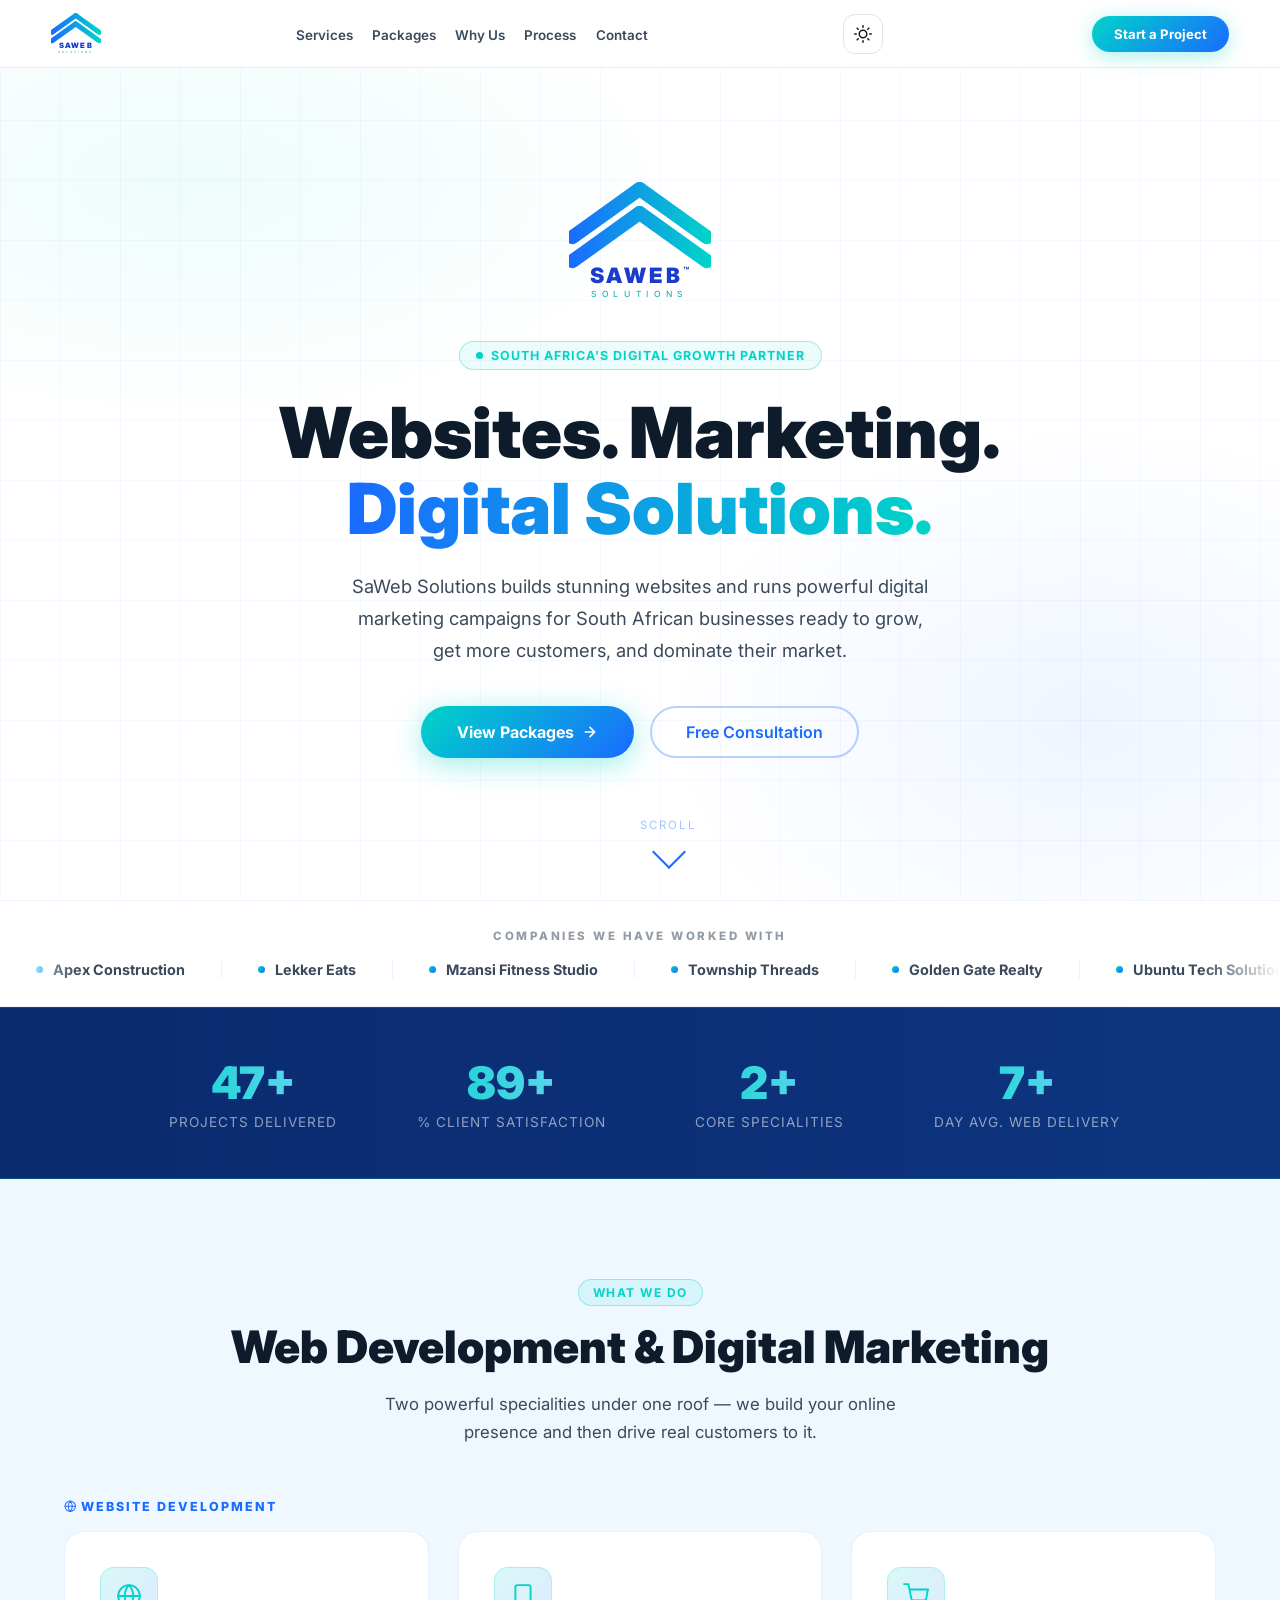
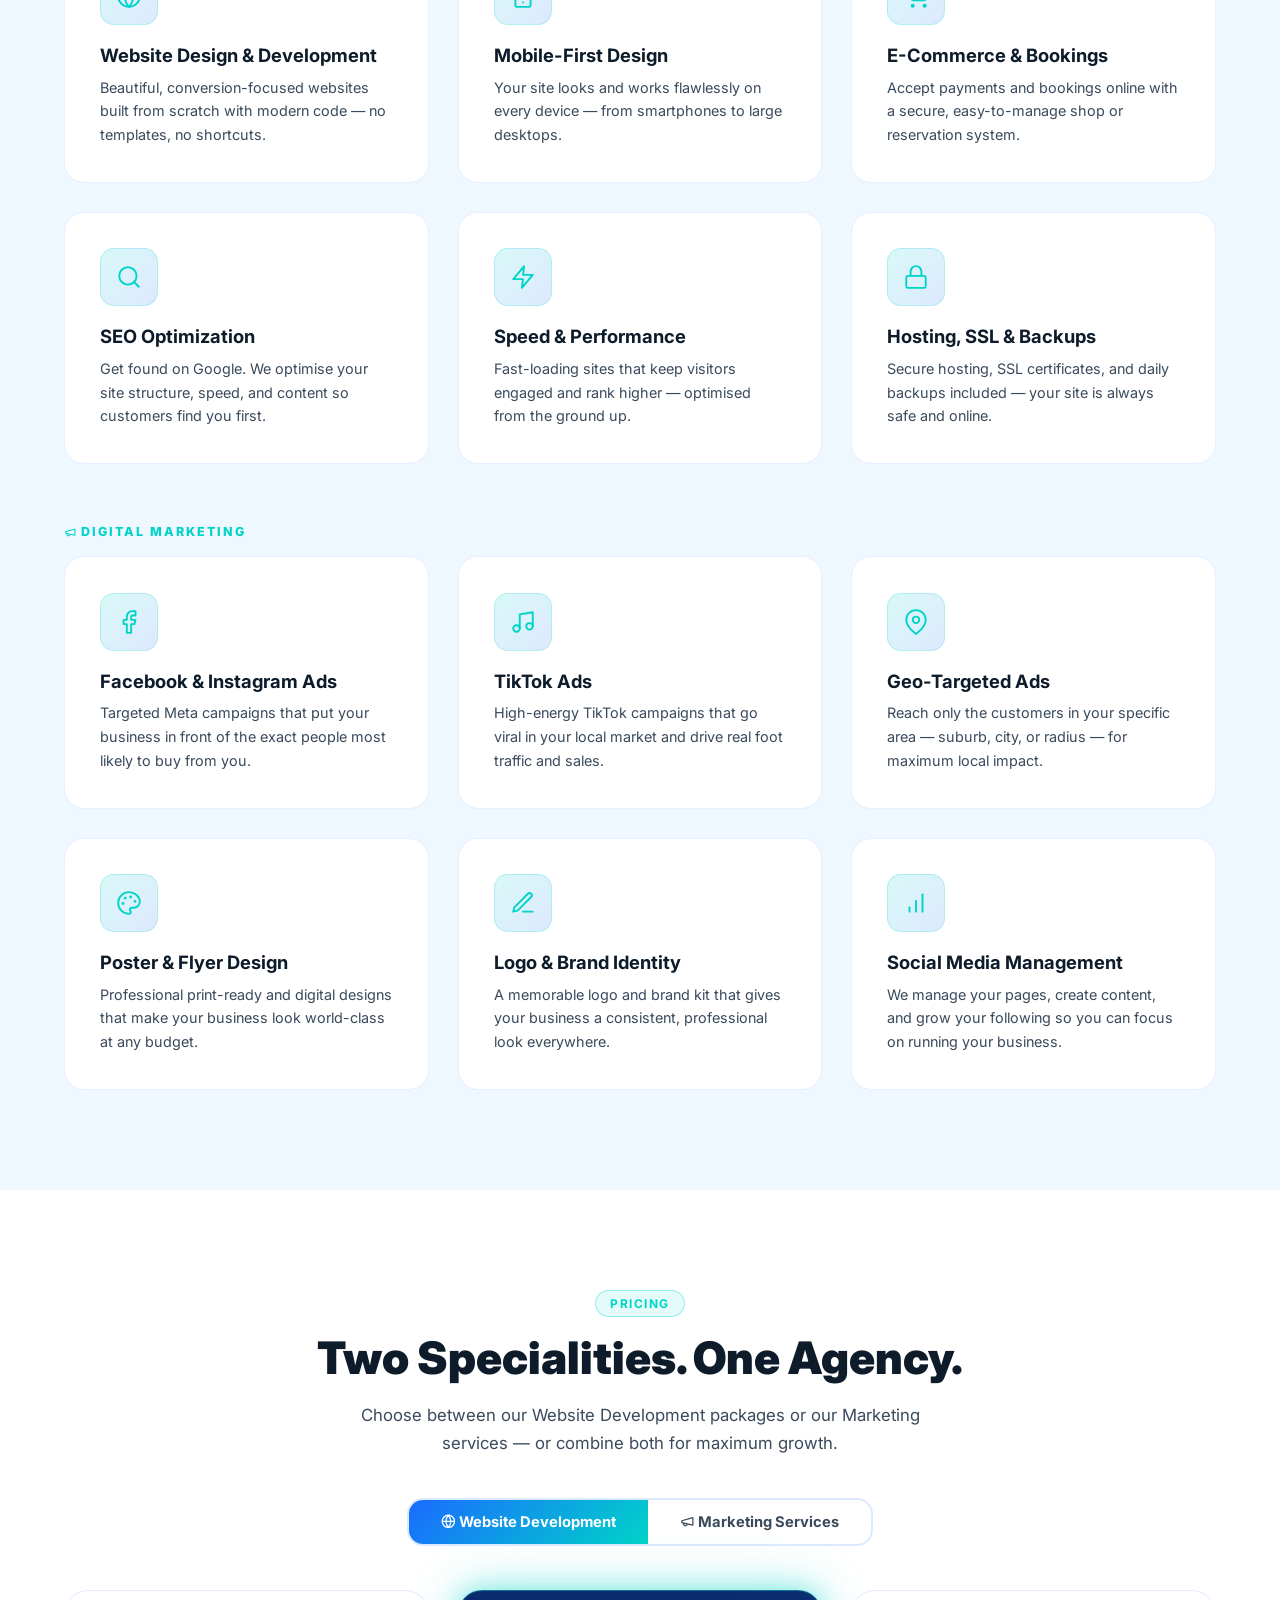
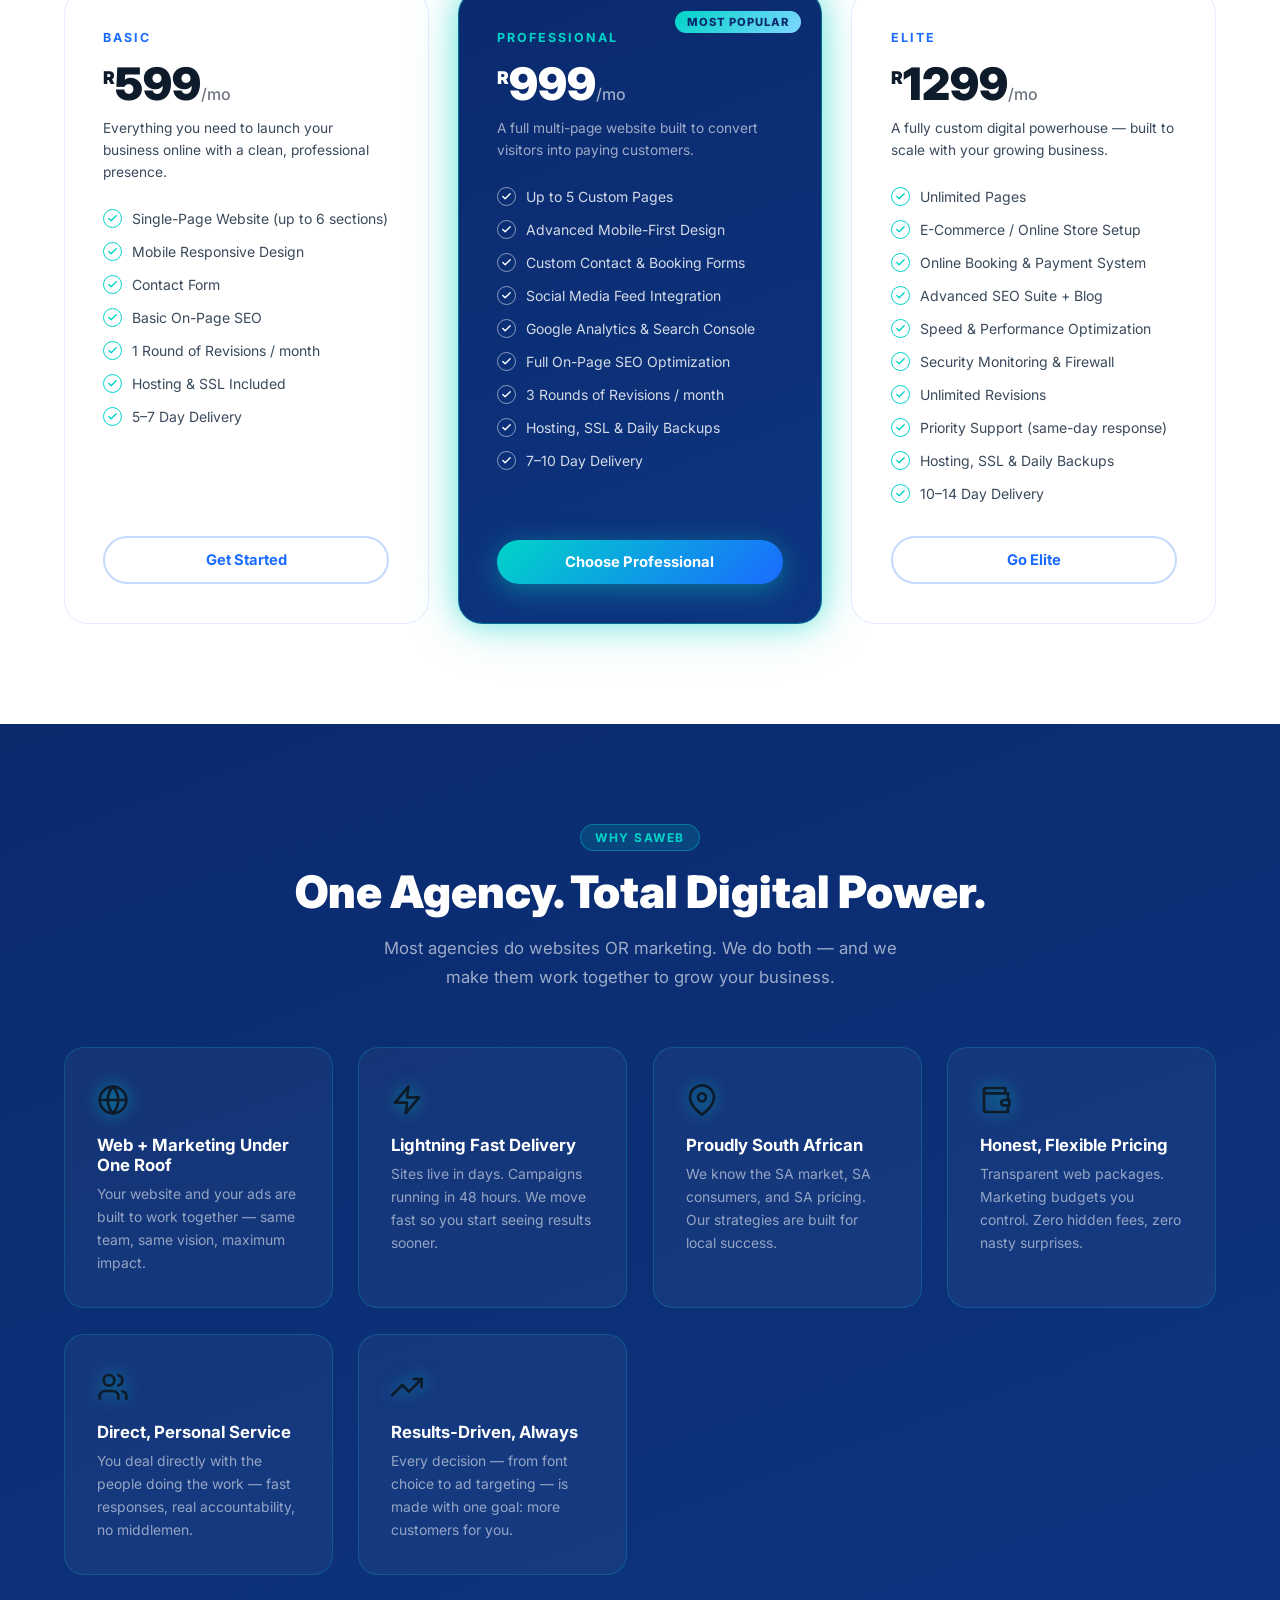
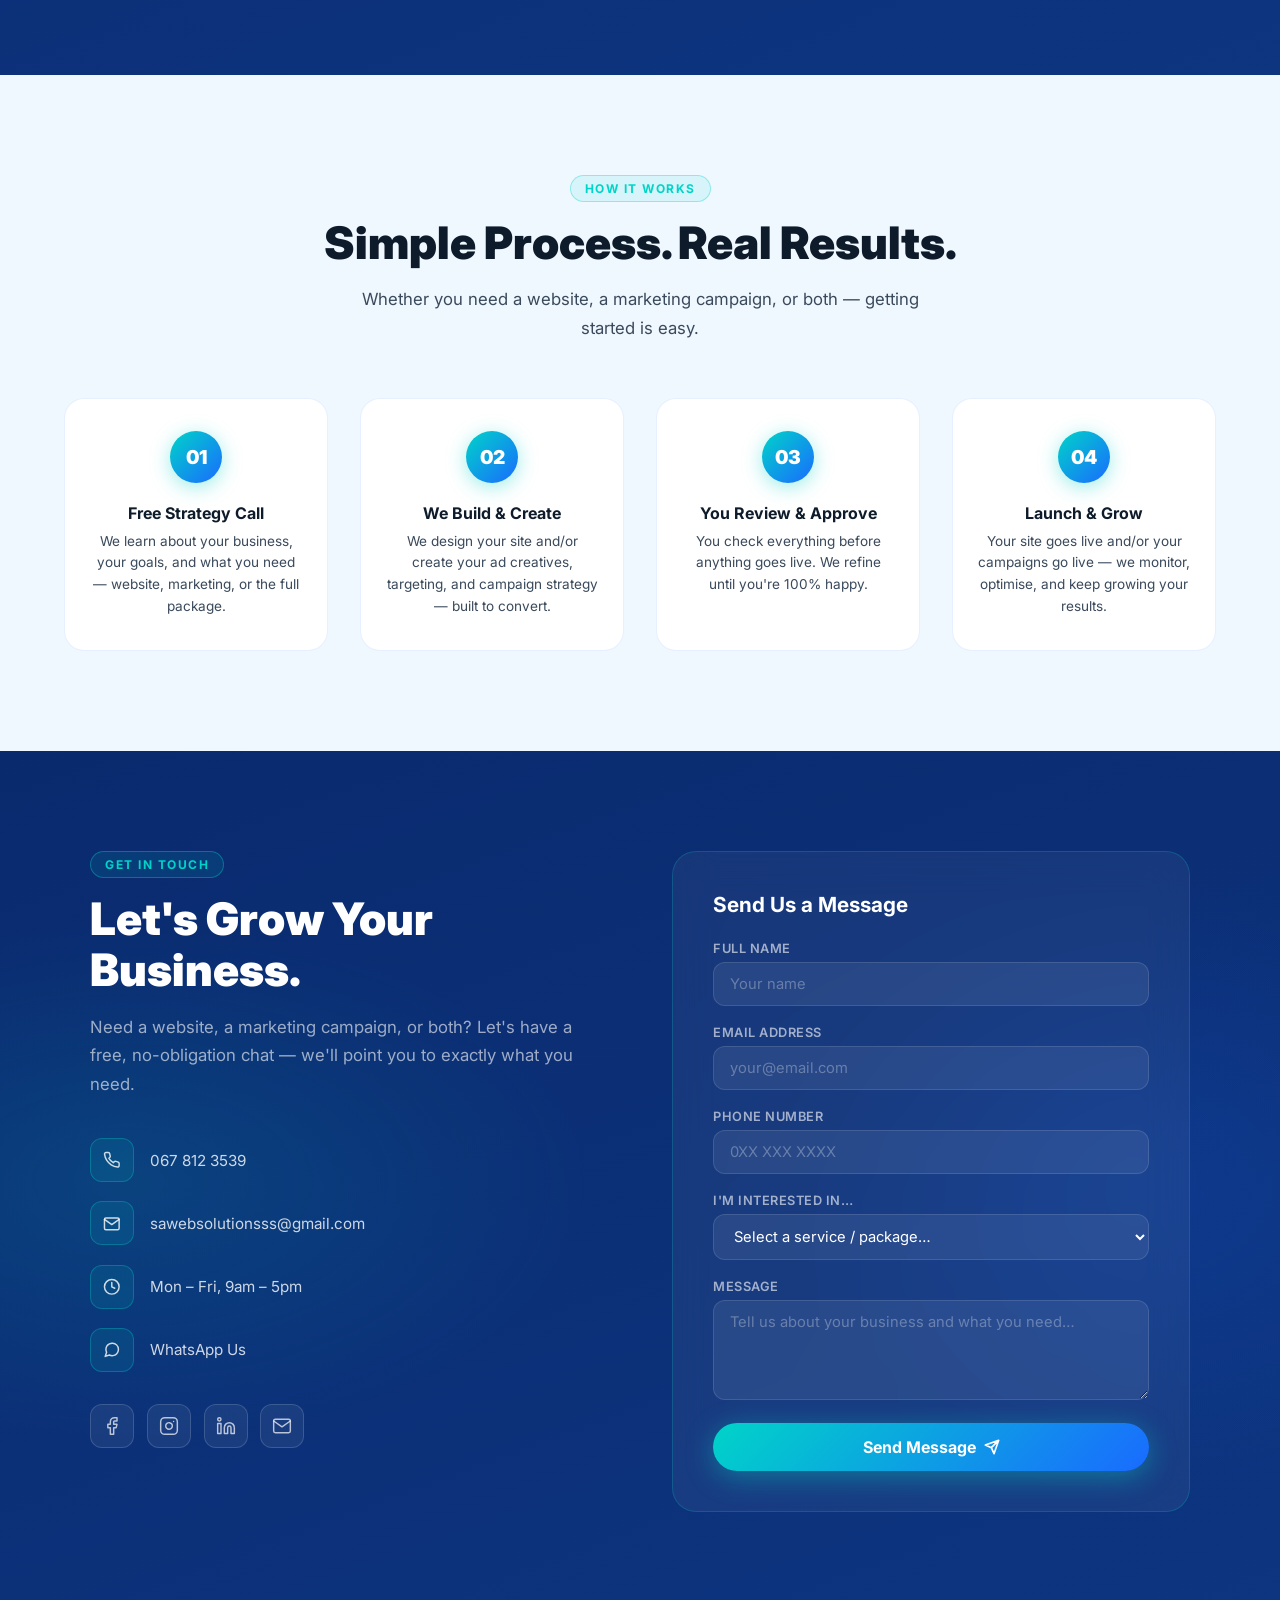
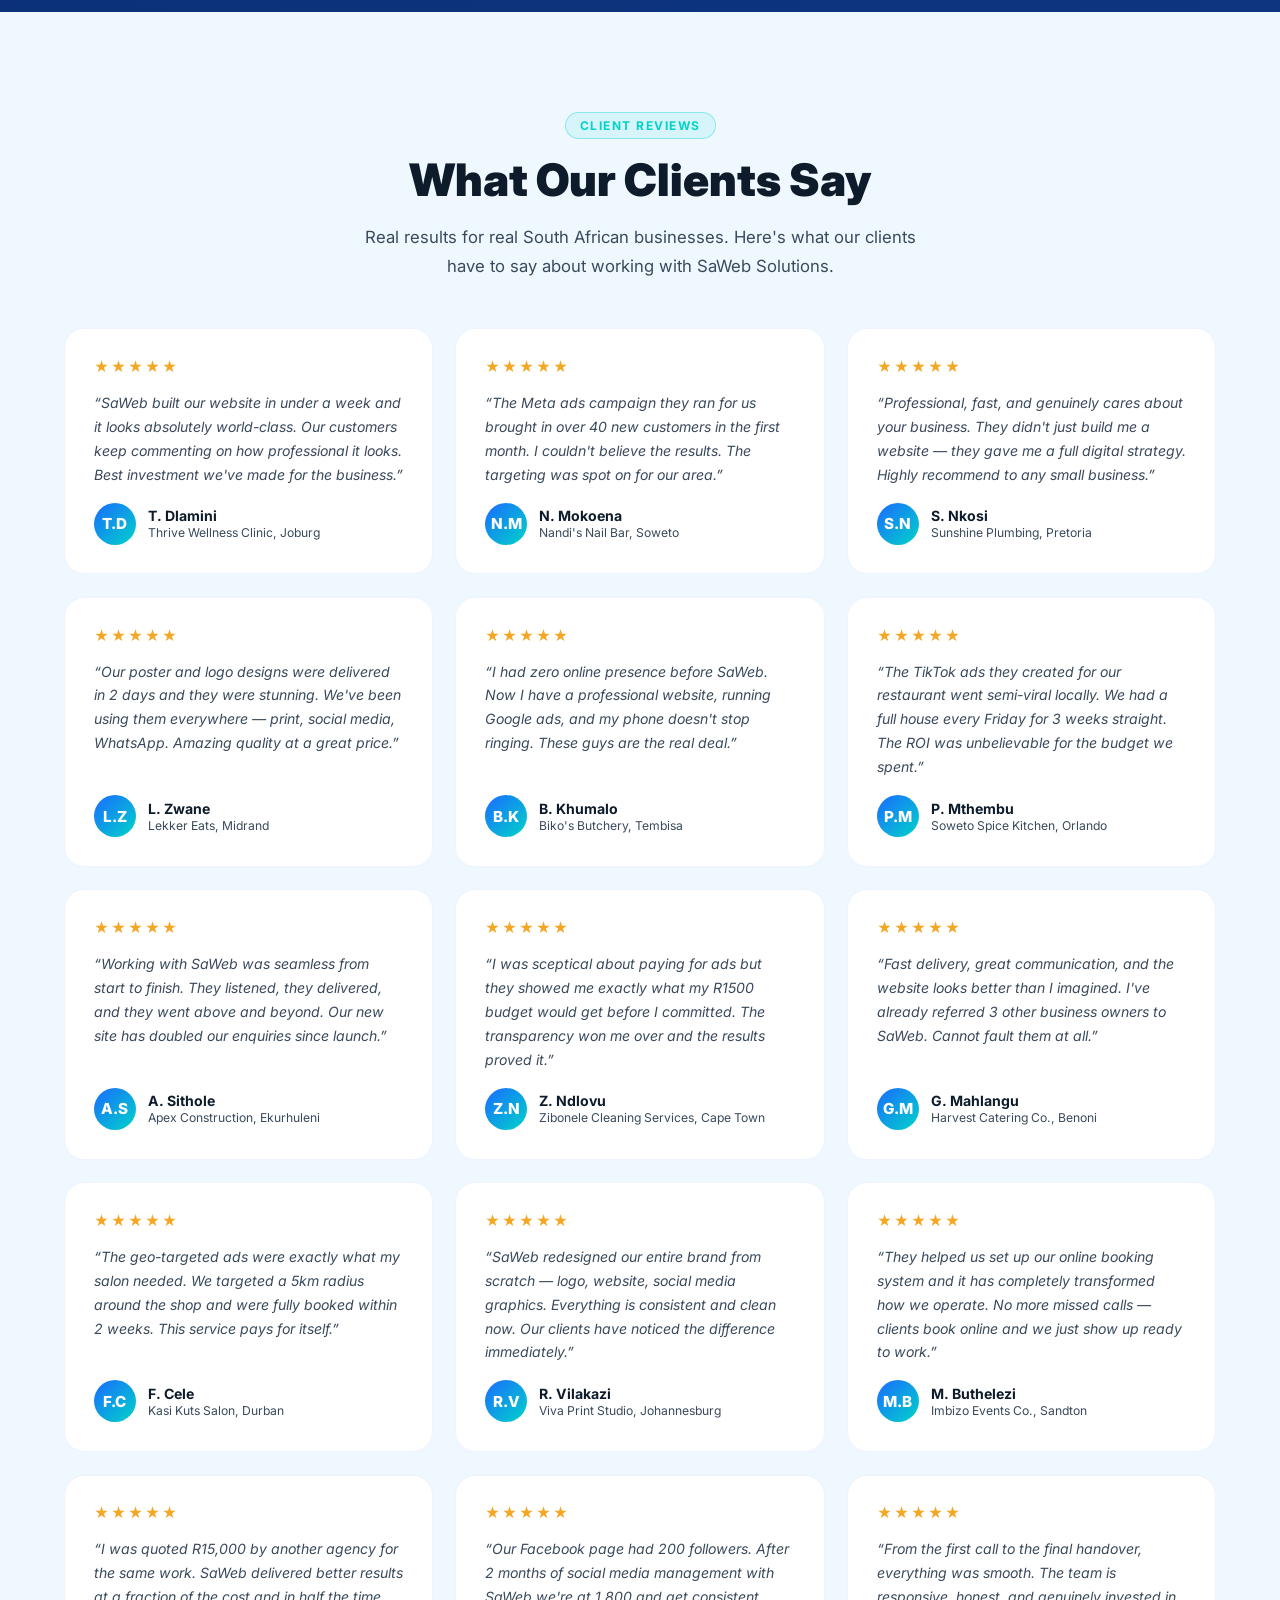
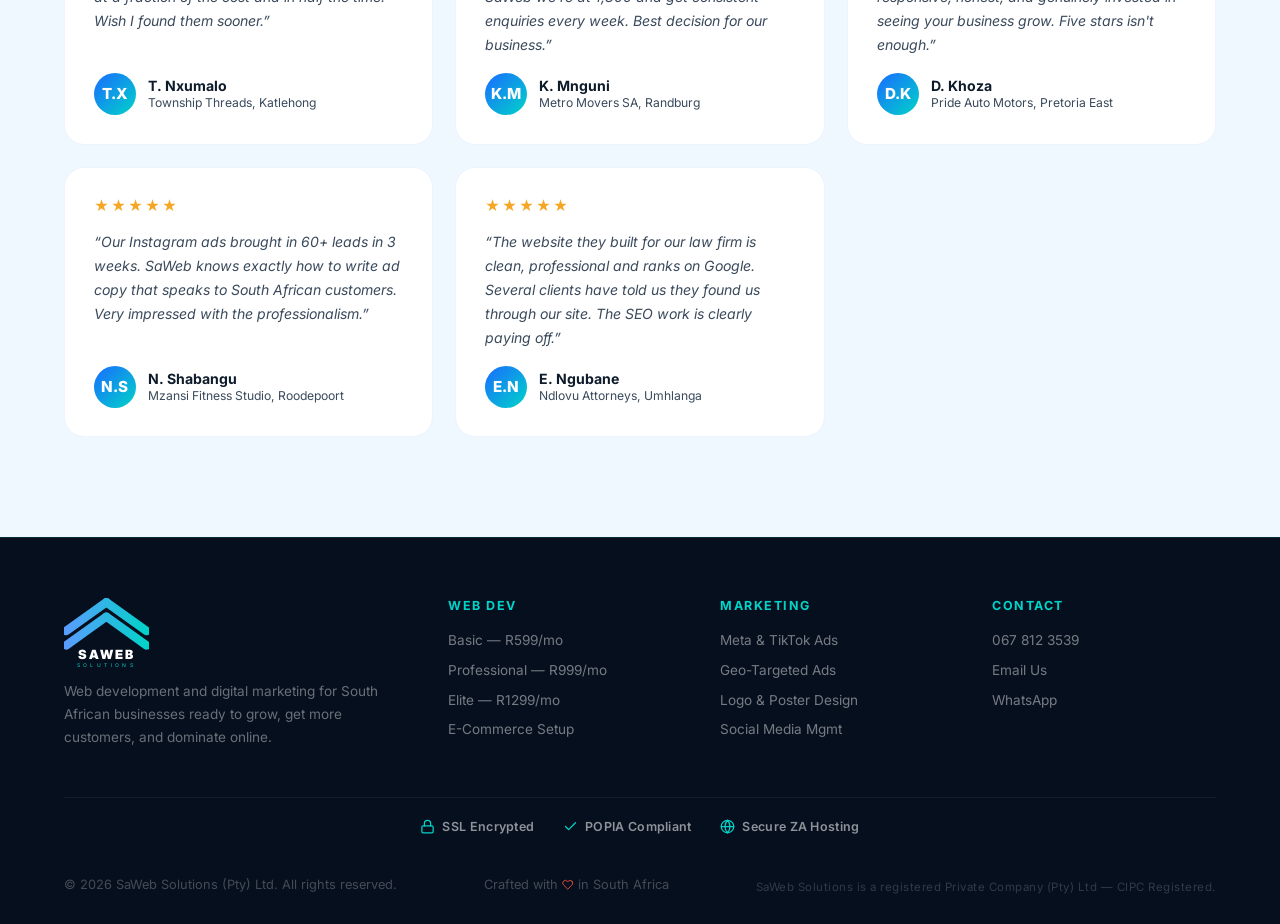
<file: index.html>
<!DOCTYPE html>
<html lang="en">
<head>
  <meta charset="UTF-8" />
  <meta name="viewport" content="width=device-width, initial-scale=1.0" />
  <meta name="google-site-verification" content="Zl69DH9oGuojTEgqBaOH73RM3VzEXxdgBu75rriPrbs" />
  <script>
    // Theme: follow device setting by default, default to light if no preference,
    // remember manual user toggle. Applied before paint to avoid flash.
    (function() {
      try {
        const saved      = localStorage.getItem('saweb-theme');
        const mq         = window.matchMedia ? window.matchMedia('(prefers-color-scheme: dark)') : null;
        const prefersDark = mq && mq.matches;
        const theme = saved || (prefersDark ? 'dark' : 'light');
        if (theme === 'dark') document.documentElement.setAttribute('data-theme', 'dark');

        // If user hasn't manually toggled, follow device theme changes live.
        if (!saved && mq && typeof mq.addEventListener === 'function') {
          mq.addEventListener('change', e => {
            if (localStorage.getItem('saweb-theme')) return; // user has since chosen — respect that
            document.documentElement.setAttribute('data-theme', e.matches ? 'dark' : 'light');
          });
        }
      } catch(e) {}
    })();
  </script>
  <title>SaWeb Solutions — Websites & Digital Marketing for South African Businesses</title>
  <meta name="description" content="SaWeb Solutions builds professional websites and runs powerful digital marketing campaigns for South African businesses. Get more customers with Meta Ads, TikTok Ads, SEO, logo design and more." />
  <meta name="keywords" content="website design South Africa, digital marketing South Africa, Meta ads, TikTok ads, SEO, logo design, web development" />
  <meta name="author" content="SaWeb Solutions" />
  <link rel="canonical" href="https://sawebsolutions.org.za/" />
  <meta name="robots" content="index, follow, max-image-preview:large" />
  <meta property="og:title" content="SaWeb Solutions — Websites & Digital Marketing" />
  <meta property="og:description" content="Professional websites and digital marketing for South African businesses. Packages from R599/mo." />
  <meta property="og:type" content="website" />
  <meta property="og:url" content="https://sawebsolutions.org.za/" />
  <meta property="og:image" content="https://sawebsolutions.org.za/SaWebLogo.png" />
  <meta property="og:site_name" content="SaWeb Solutions" />
  <meta property="og:locale" content="en_ZA" />
  <meta name="twitter:card" content="summary_large_image" />
  <meta name="twitter:title" content="SaWeb Solutions — Websites & Digital Marketing" />
  <meta name="twitter:description" content="Professional websites and digital marketing for South African businesses. Packages from R599/mo." />
  <meta name="twitter:image" content="https://sawebsolutions.org.za/SaWebLogo.png" />
  <meta name="theme-color" content="#1a6bff" />
  <link rel="icon" type="image/x-icon" href="/favicon.ico" />
  <link rel="icon" type="image/png" sizes="32x32" href="/favicon-32x32.png" />
  <link rel="icon" type="image/png" sizes="16x16" href="/favicon-16x16.png" />
  <link rel="apple-touch-icon" sizes="180x180" href="/apple-touch-icon.png" />
  <link rel="manifest" href="/site.webmanifest" />
  <script type="application/ld+json">
  {
    "@context": "https://schema.org",
    "@type": "ProfessionalService",
    "name": "SaWeb Solutions",
    "alternateName": "SaWeb",
    "url": "https://sawebsolutions.org.za/",
    "logo": "https://sawebsolutions.org.za/SaWebLogo.png",
    "image": "https://sawebsolutions.org.za/SaWebLogo.png",
    "description": "SaWeb Solutions builds professional websites and runs digital marketing campaigns for South African businesses. Web design, SEO, Meta Ads, TikTok Ads, logo design and more.",
    "email": "sawebsolutionsss@gmail.com",
    "telephone": "+27-67-812-3539",
    "priceRange": "R599 - R4999",
    "areaServed": { "@type": "Country", "name": "South Africa" },
    "address": { "@type": "PostalAddress", "addressCountry": "ZA" },
    "sameAs": [
      "https://www.facebook.com/share/1ELYnQFs6w/?mibextid=wwXIfr",
      "https://www.instagram.com/sawebsolutionss",
      "https://www.linkedin.com/company/sawebsolutions/",
      "https://wa.me/27678123539"
    ]
  }
  </script>
  <link rel="preconnect" href="https://fonts.googleapis.com" />
  <link rel="preconnect" href="https://fonts.gstatic.com" crossorigin />
  <link href="https://fonts.googleapis.com/css2?family=Inter:wght@300;400;500;600;700;800;900&display=swap" rel="stylesheet" />
  <style>
    *, *::before, *::after { box-sizing: border-box; margin: 0; padding: 0; }

    :root {
      --blue:       #1a6bff;
      --blue-dark:  #0f4fd4;
      --blue-deep:  #0a2a6e;
      --teal:       #00d4c8;
      --teal-dark:  #00a8a0;
      --white:      #ffffff;
      --off-white:  #f0f8ff;
      --text-dark:  #0d1b2a;
      --text-mid:   #3a4a5c;
      --pure-white: #ffffff;          /* literal white, never themed */
      --nav-bg:     rgba(255,255,255,0.97);
      --nav-bg-solid: #ffffff;
      --card-soft:  rgba(255,255,255,0.5);
      --line-soft:  rgba(13,27,42,0.08);
      --glow-blue:  0 0 30px rgba(26,107,255,0.5), 0 0 60px rgba(26,107,255,0.2);
      --glow-teal:  0 0 30px rgba(0,212,200,0.5), 0 0 60px rgba(0,212,200,0.2);
      color-scheme: light;
    }

    [data-theme="dark"] {
      --white:      #0d1b2a;          /* "page surface" — swaps to dark navy */
      --off-white:  #142035;          /* "alternate surface" */
      --text-dark:  #e8f0f8;          /* primary ink — swaps to light */
      --text-mid:   #98a8be;          /* secondary ink */
      --nav-bg:     rgba(13,27,42,0.92);
      --nav-bg-solid: #0d1b2a;
      --card-soft:  rgba(255,255,255,0.04);
      --line-soft:  rgba(255,255,255,0.08);
      color-scheme: dark;
    }

    html { scroll-behavior: smooth; }

    body {
      font-family: 'Inter', sans-serif;
      background: var(--white);
      color: var(--text-dark);
      overflow-x: hidden;
    }

    /* ── SCROLLBAR ─────────────────────────────────────── */
    ::-webkit-scrollbar { width: 6px; }
    ::-webkit-scrollbar-track { background: var(--blue-deep); }
    ::-webkit-scrollbar-thumb { background: var(--teal); border-radius: 3px; }

    /* ── NAV ────────────────────────────────────────────── */
    nav {
      position: fixed; top: 0; left: 0; right: 0; z-index: 1000;
      padding: 0 4%;
      display: flex; align-items: center; justify-content: space-between;
      height: 68px;
      background: var(--nav-bg);
      backdrop-filter: blur(18px);
      border-bottom: 1px solid rgba(26,107,255,0.12);
      transition: background 0.3s, box-shadow 0.3s, border-color 0.3s;
    }
    nav.scrolled {
      background: var(--nav-bg-solid);
      box-shadow: 0 2px 24px rgba(26,107,255,0.1);
    }
    [data-theme="dark"] nav { border-bottom-color: rgba(255,255,255,0.06); }

    /* ── Theme toggle button ───────────────────────────── */
    .theme-toggle {
      background: transparent;
      border: 1.5px solid rgba(13,27,42,0.12);
      width: 40px; height: 40px; border-radius: 12px;
      display: inline-flex; align-items: center; justify-content: center;
      cursor: pointer; color: var(--text-dark);
      transition: background 0.2s, border-color 0.2s, color 0.2s, transform 0.2s;
      margin-right: 14px;
      flex-shrink: 0;
    }
    .theme-toggle:hover { background: rgba(26,107,255,0.08); border-color: var(--blue); color: var(--blue); transform: translateY(-1px); }
    .theme-toggle .icon { width: 18px; height: 18px; stroke-width: 2; }
    .theme-toggle .icon-moon { display: none; }
    [data-theme="dark"] .theme-toggle { border-color: rgba(255,255,255,0.18); }
    [data-theme="dark"] .theme-toggle:hover { background: rgba(0,212,200,0.12); border-color: var(--teal); color: var(--teal); }
    [data-theme="dark"] .theme-toggle .icon-sun { display: none; }
    [data-theme="dark"] .theme-toggle .icon-moon { display: block; }

    /* ── Dark mode card surface elevation ─────────────── */
    [data-theme="dark"] .pkg-card,
    [data-theme="dark"] .testi-card,
    [data-theme="dark"] .service-card,
    [data-theme="dark"] .mkt-calc {
      background: var(--off-white);
      border-color: rgba(255,255,255,0.06);
    }
    [data-theme="dark"] .pkg-card.featured {
      /* keep the featured gradient bg as-is */
      background: linear-gradient(160deg, var(--blue-dark) 0%, var(--blue-deep) 100%);
    }
    [data-theme="dark"] .mkt-field input,
    [data-theme="dark"] .mkt-field select,
    [data-theme="dark"] .mkt-field textarea {
      background: var(--off-white);
      border-color: rgba(255,255,255,0.1);
      color: var(--text-dark);
    }
    [data-theme="dark"] .mkt-svc-chip {
      background: var(--off-white);
      border-color: rgba(255,255,255,0.08);
      color: var(--text-dark);
    }
    [data-theme="dark"] .pkg-tabs { border-color: rgba(255,255,255,0.1); }
    [data-theme="dark"] .pkg-tab-btn:not(.active) { color: var(--text-mid); }
    [data-theme="dark"] .pkg-tab-btn:not(.active):hover { background: rgba(26,107,255,0.1); }
    [data-theme="dark"] .hero-badge { background: rgba(0,212,200,0.08); border-color: rgba(0,212,200,0.2); }
    [data-theme="dark"] .hamburger span { background: var(--text-dark); }
    [data-theme="dark"] .footer-bottom { border-color: rgba(255,255,255,0.06); }
    [data-theme="dark"] body { background: var(--white); color: var(--text-dark); }

    .nav-logo {
      text-decoration: none; flex-shrink: 0;
      display: flex; align-items: center;
    }

    .nav-links { display: flex; gap: 1.2rem; list-style: none; flex-wrap: nowrap; }
    .nav-links a {
      color: var(--text-mid); text-decoration: none;
      font-size: 0.84rem; font-weight: 600;
      white-space: nowrap;
      transition: color 0.2s;
      position: relative;
    }
    .nav-links a::after {
      content: ''; position: absolute; bottom: -4px; left: 0; right: 0; height: 2px;
      background: var(--teal); border-radius: 2px;
      transform: scaleX(0); transition: transform 0.25s;
    }
    .nav-links a:hover { color: var(--blue); }
    .nav-links a:hover::after { transform: scaleX(1); }

    .nav-cta {
      background: linear-gradient(135deg, var(--teal), var(--blue));
      color: var(--white); text-decoration: none;
      padding: 10px 22px; border-radius: 50px;
      font-size: 0.82rem; font-weight: 700; white-space: nowrap;
      box-shadow: 0 4px 20px rgba(0,212,200,0.35);
      transition: transform 0.2s, box-shadow 0.2s; flex-shrink: 0;
    }
    .nav-cta:hover {
      transform: translateY(-2px);
      box-shadow: 0 8px 30px rgba(0,212,200,0.5);
    }

    /* Hamburger */
    .hamburger {
      display: none; flex-direction: column; gap: 5px; cursor: pointer;
      background: none; border: none; padding: 4px;
    }
    .hamburger span {
      display: block; width: 26px; height: 2.5px;
      background: var(--text-dark); border-radius: 2px;
      transition: all 0.3s;
    }
    .hamburger.open span:nth-child(1) { transform: rotate(45deg) translate(5px,5px); }
    .hamburger.open span:nth-child(2) { opacity: 0; }
    .hamburger.open span:nth-child(3) { transform: rotate(-45deg) translate(5px,-5px); }

    .mobile-menu {
      display: none; position: fixed; top: 72px; left: 0; right: 0;
      background: rgba(10,42,110,0.97); backdrop-filter: blur(18px);
      padding: 2rem 5%; flex-direction: column; gap: 1.5rem;
      border-bottom: 1px solid rgba(0,212,200,0.2);
      z-index: 999;
    }
    .mobile-menu.open { display: flex; }
    .mobile-menu a {
      color: rgba(255,255,255,0.85); text-decoration: none;
      font-size: 1.1rem; font-weight: 600;
      transition: color 0.2s;
    }
    .mobile-menu a:hover { color: var(--teal); }

    /* ── HERO ───────────────────────────────────────────── */
    #hero {
      min-height: 100vh;
      background: var(--white);
      display: flex; align-items: center; justify-content: center;
      text-align: center;
      padding: 120px 5% 80px;
      position: relative; overflow: hidden;
    }

    /* Subtle light background accents */
    #hero::before {
      content: '';
      position: absolute; inset: 0;
      background:
        radial-gradient(ellipse 70% 50% at 15% 20%, rgba(0,212,200,0.07) 0%, transparent 55%),
        radial-gradient(ellipse 60% 60% at 85% 80%, rgba(26,107,255,0.07) 0%, transparent 55%);
      pointer-events: none;
    }

    /* Subtle grid */
    #hero::after {
      content: '';
      position: absolute; inset: 0;
      background-image:
        linear-gradient(rgba(26,107,255,0.04) 1px, transparent 1px),
        linear-gradient(90deg, rgba(26,107,255,0.04) 1px, transparent 1px);
      background-size: 60px 60px;
      pointer-events: none;
    }

    .hero-content {
      position: relative; z-index: 2; max-width: 860px;
    }

    /* Business logo / name block */
    .hero-brand {
      display: flex; align-items: center; justify-content: center; gap: 14px;
      margin-bottom: 2.2rem;
      animation: fadeUp 0.6s ease 0.05s both;
    }
    .hero-brand-logo { flex-shrink: 0; }

    .hero-badge {
      display: inline-flex; align-items: center; gap: 8px;
      background: rgba(0,212,200,0.08);
      border: 1px solid rgba(0,212,200,0.35);
      color: var(--teal); padding: 6px 16px; border-radius: 50px;
      font-size: 0.78rem; font-weight: 700; letter-spacing: 1px; text-transform: uppercase;
      margin-bottom: 1.6rem;
      animation: fadeUp 0.6s ease 0.15s both;
    }
    .hero-badge .dot {
      width: 7px; height: 7px; border-radius: 50%;
      background: var(--teal);
      animation: blink 1.4s ease-in-out infinite;
    }
    @keyframes blink { 0%,100% { opacity:1; } 50% { opacity:0.2; } }

    .hero-title {
      font-size: clamp(2.4rem, 5.5vw, 4.6rem);
      font-weight: 900; line-height: 1.08;
      color: var(--text-dark); margin-bottom: 1.4rem;
      animation: fadeUp 0.6s ease 0.28s both;
    }
    .hero-title .highlight {
      background: linear-gradient(90deg, var(--blue), var(--teal));
      -webkit-background-clip: text; -webkit-text-fill-color: transparent;
      background-clip: text;
    }

    .hero-sub {
      font-size: clamp(1rem, 2vw, 1.15rem);
      color: var(--text-mid);
      max-width: 580px; margin: 0 auto 2.5rem;
      line-height: 1.75;
      animation: fadeUp 0.6s ease 0.42s both;
    }

    .hero-actions {
      display: flex; gap: 1rem; justify-content: center; flex-wrap: wrap;
      animation: fadeUp 0.6s ease 0.55s both;
    }

    .btn-primary {
      background: linear-gradient(135deg, var(--teal), var(--blue));
      color: var(--white); text-decoration: none;
      padding: 15px 36px; border-radius: 50px;
      font-size: 1rem; font-weight: 700;
      box-shadow: 0 6px 30px rgba(0,212,200,0.4);
      transition: transform 0.22s, box-shadow 0.22s;
      display: inline-flex; align-items: center; gap: 8px;
    }
    .btn-primary:hover {
      transform: translateY(-3px);
      box-shadow: 0 12px 40px rgba(0,212,200,0.55);
    }

    .btn-outline {
      border: 2px solid rgba(26,107,255,0.3);
      color: var(--blue); text-decoration: none;
      padding: 14px 34px; border-radius: 50px;
      font-size: 1rem; font-weight: 600;
      transition: border-color 0.22s, background 0.22s, transform 0.22s;
      display: inline-flex; align-items: center; gap: 8px;
    }
    .btn-outline:hover {
      border-color: var(--blue);
      background: rgba(26,107,255,0.06);
      transform: translateY(-3px);
    }

    .hero-scroll {
      position: absolute; bottom: 36px; left: 50%; transform: translateX(-50%);
      z-index: 2; display: flex; flex-direction: column; align-items: center; gap: 8px;
      animation: fadeUp 0.6s ease 1s both; cursor: pointer; text-decoration: none;
    }
    .hero-scroll span { color: rgba(26,107,255,0.4); font-size: 0.72rem; letter-spacing: 2px; text-transform: uppercase; }
    .scroll-arrow {
      width: 24px; height: 24px; border-right: 2px solid var(--blue);
      border-bottom: 2px solid var(--blue);
      transform: rotate(45deg);
      animation: bounce 1.6s ease-in-out infinite;
    }
    @keyframes bounce { 0%,100%{transform:rotate(45deg) translateY(0)} 50%{transform:rotate(45deg) translateY(6px)} }

    @keyframes fadeUp {
      from { opacity: 0; transform: translateY(30px); }
      to   { opacity: 1; transform: translateY(0); }
    }

    /* ── STATS BAR ──────────────────────────────────────── */
    #stats {
      background: linear-gradient(90deg, var(--blue-deep), #0d3580);
      padding: 48px 5%;
      border-top: 1px solid rgba(0,212,200,0.2);
      border-bottom: 1px solid rgba(0,212,200,0.2);
    }
    .stats-grid {
      display: grid; grid-template-columns: repeat(auto-fit, minmax(180px, 1fr));
      gap: 2rem; text-align: center; max-width: 1000px; margin: 0 auto;
    }
    .stat-item { color: var(--white); }
    .stat-number {
      font-size: 2.8rem; font-weight: 900;
      background: linear-gradient(90deg, var(--teal), #7ed6ff);
      -webkit-background-clip: text; -webkit-text-fill-color: transparent;
      background-clip: text;
    }
    .stat-label { font-size: 0.85rem; color: rgba(255,255,255,0.55); margin-top: 4px; text-transform: uppercase; letter-spacing: 1px; }

    /* ── SECTIONS SHARED ────────────────────────────────── */
    section { padding: 100px 5%; }

    .section-tag {
      display: inline-block;
      background: rgba(0,212,200,0.1); border: 1px solid rgba(0,212,200,0.35);
      color: var(--teal); padding: 5px 14px; border-radius: 50px;
      font-size: 0.75rem; font-weight: 700; letter-spacing: 1.5px; text-transform: uppercase;
      margin-bottom: 1rem;
    }
    .section-title {
      font-size: clamp(1.9rem, 4vw, 2.8rem);
      font-weight: 900; color: var(--text-dark); line-height: 1.15;
      margin-bottom: 1rem;
    }
    .section-sub {
      font-size: 1.05rem; color: var(--text-mid);
      max-width: 560px; line-height: 1.7;
    }
    .center { text-align: center; }
    .center .section-sub { margin: 0 auto; }

    /* Reveal animation */
    .reveal {
      opacity: 0; transform: translateY(40px);
      transition: opacity 0.7s ease, transform 0.7s ease;
    }
    .reveal.visible { opacity: 1; transform: translateY(0); }

    /* ── SERVICES ───────────────────────────────────────── */
    #services { background: var(--off-white); }

    .services-grid {
      display: grid; grid-template-columns: repeat(auto-fit, minmax(280px, 1fr));
      gap: 1.8rem; margin-top: 3.5rem;
    }

    .service-card {
      background: var(--white);
      border: 1px solid rgba(26,107,255,0.1);
      border-radius: 20px; padding: 2.2rem;
      position: relative; overflow: hidden;
      transition: transform 0.3s, box-shadow 0.3s;
    }
    .service-card::before {
      content: '';
      position: absolute; top: 0; left: 0; right: 0; height: 3px;
      background: linear-gradient(90deg, var(--teal), var(--blue));
      transform: scaleX(0); transform-origin: left;
      transition: transform 0.4s ease;
    }
    .service-card:hover {
      transform: translateY(-8px);
      box-shadow: var(--glow-blue);
    }
    .service-card:hover::before { transform: scaleX(1); }

    .service-icon {
      width: 58px; height: 58px; border-radius: 14px;
      background: linear-gradient(135deg, rgba(0,212,200,0.15), rgba(26,107,255,0.15));
      display: flex; align-items: center; justify-content: center;
      font-size: 1.6rem; margin-bottom: 1.2rem;
      border: 1px solid rgba(0,212,200,0.2);
    }
    .service-card h3 { font-size: 1.15rem; font-weight: 700; margin-bottom: 0.6rem; color: var(--text-dark); }
    .service-card p  { font-size: 0.9rem; color: var(--text-mid); line-height: 1.65; }

    /* ── PACKAGES ───────────────────────────────────────── */
    #packages { background: var(--white); }

    /* Tab switcher */
    .pkg-tabs {
      display: flex; gap: 0; border-radius: 16px; overflow: hidden;
      border: 2px solid rgba(26,107,255,0.15);
      width: fit-content; margin: 2.5rem auto 0;
    }
    .pkg-tab-btn {
      padding: 13px 32px; background: transparent; border: none; cursor: pointer;
      font-size: 0.92rem; font-weight: 700; font-family: inherit;
      color: var(--text-mid); transition: background 0.25s, color 0.25s;
      white-space: nowrap;
    }
    .pkg-tab-btn.active {
      background: linear-gradient(135deg, var(--blue), var(--teal));
      color: var(--white);
    }
    .pkg-tab-btn:not(.active):hover { background: rgba(26,107,255,0.06); }

    /* Tab panels */
    .pkg-panel { display: none; }
    .pkg-panel.active { display: block; }

    .packages-grid {
      display: grid; grid-template-columns: repeat(auto-fit, minmax(290px, 1fr));
      gap: 1.8rem; margin-top: 2.8rem; align-items: stretch;
    }

    .pkg-card {
      border-radius: 24px; padding: 2.4rem;
      position: relative; overflow: hidden;
      display: flex; flex-direction: column;
      border: 1px solid rgba(26,107,255,0.12);
      background: var(--white);
      transition: transform 0.3s, box-shadow 0.3s;
    }
    .pkg-card:hover { transform: translateY(-10px); box-shadow: var(--glow-blue); }

    .pkg-card.featured {
      background: linear-gradient(160deg, var(--blue-deep), #0d3580);
      border: 1px solid rgba(0,212,200,0.4);
      box-shadow: var(--glow-teal);
    }
    .pkg-card.featured:hover { box-shadow: 0 0 60px rgba(0,212,200,0.6), 0 0 120px rgba(0,212,200,0.25); }

    .pkg-badge {
      position: absolute; top: 20px; right: 20px;
      background: linear-gradient(135deg, var(--teal), #7ed6ff);
      color: var(--blue-deep); padding: 4px 12px; border-radius: 50px;
      font-size: 0.7rem; font-weight: 800; text-transform: uppercase; letter-spacing: 1px;
    }

    .pkg-name {
      font-size: 0.78rem; font-weight: 700; letter-spacing: 2px; text-transform: uppercase;
      color: var(--blue); margin-bottom: 0.4rem;
    }
    .pkg-card.featured .pkg-name { color: var(--teal); }

    .pkg-price {
      font-size: 2.8rem; font-weight: 900; line-height: 1; margin: 0.7rem 0 0.2rem;
      color: var(--text-dark);
    }
    .pkg-card.featured .pkg-price { color: var(--white); }
    .pkg-price sup { font-size: 1.1rem; vertical-align: super; }
    .pkg-price .pm { font-size: 1rem; font-weight: 500; opacity: 0.6; }

    .pkg-desc { font-size: 0.86rem; color: var(--text-mid); margin-bottom: 1.6rem; margin-top: 0.4rem; line-height: 1.6; }
    .pkg-card.featured .pkg-desc { color: rgba(255,255,255,0.6); }

    .pkg-features { list-style: none; display: flex; flex-direction: column; gap: 0.75rem; flex: 1; }
    .pkg-features li {
      display: flex; align-items: flex-start; gap: 10px;
      font-size: 0.875rem; color: var(--text-mid); line-height: 1.5;
    }
    .pkg-card.featured .pkg-features li { color: rgba(255,255,255,0.82); }
    .pkg-features li .check {
      width: 19px; height: 19px; border-radius: 50%; flex-shrink: 0;
      background: linear-gradient(135deg, var(--blue), var(--teal));
      display: flex; align-items: center; justify-content: center;
      color: var(--white); font-size: 0.62rem; font-weight: 900; margin-top: 1px;
    }

    .pkg-cta {
      display: block; text-align: center; text-decoration: none;
      padding: 13px; border-radius: 50px; font-weight: 700; font-size: 0.92rem;
      margin-top: 2rem; transition: transform 0.22s, box-shadow 0.22s;
    }
    .pkg-cta.light { border: 2px solid rgba(26,107,255,0.25); color: var(--blue); }
    .pkg-cta.light:hover { background: rgba(26,107,255,0.06); transform: translateY(-2px); }
    .pkg-cta.glow {
      background: linear-gradient(135deg, var(--teal), var(--blue));
      color: var(--white); box-shadow: 0 6px 28px rgba(0,212,200,0.4);
    }
    .pkg-cta.glow:hover { transform: translateY(-3px); box-shadow: 0 12px 40px rgba(0,212,200,0.6); }

    /* ── MARKETING CALCULATOR ───────────────────────────── */
    .mkt-calc {
      margin-top: 2.8rem;
      background: var(--off-white);
      border: 1px solid rgba(26,107,255,0.1);
      border-radius: 28px; padding: 2.8rem;
    }
    .mkt-calc-intro { margin-bottom: 2.2rem; }
    .mkt-calc-intro h3 { font-size: 1.3rem; font-weight: 800; color: var(--text-dark); margin-bottom: 0.4rem; }
    .mkt-calc-intro p  { font-size: 0.9rem; color: var(--text-mid); line-height: 1.65; }

    .mkt-form-grid {
      display: grid; grid-template-columns: 1fr 1fr; gap: 1.2rem; margin-bottom: 1.4rem;
    }
    .mkt-field { display: flex; flex-direction: column; gap: 6px; }
    .mkt-field.full { grid-column: 1 / -1; }
    .mkt-field label {
      font-size: 0.78rem; font-weight: 700; color: var(--blue);
      text-transform: uppercase; letter-spacing: 0.8px;
    }
    .mkt-field input,
    .mkt-field select,
    .mkt-field textarea {
      padding: 11px 14px; border-radius: 12px;
      border: 1.5px solid rgba(26,107,255,0.18);
      background: var(--white); color: var(--text-dark);
      font-size: 0.9rem; font-family: inherit; outline: none;
      transition: border-color 0.2s;
    }
    .mkt-field input:focus,
    .mkt-field select:focus,
    .mkt-field textarea:focus { border-color: var(--teal); }
    .mkt-field textarea { resize: vertical; min-height: 80px; }

    /* Service checkboxes */
    .mkt-services-grid {
      display: grid; grid-template-columns: repeat(auto-fill, minmax(180px, 1fr));
      gap: 0.7rem; margin-bottom: 1.4rem;
    }
    .mkt-svc-chip {
      display: flex; align-items: center; gap: 8px;
      padding: 10px 14px; border-radius: 12px;
      border: 1.5px solid rgba(26,107,255,0.18); background: var(--white);
      cursor: pointer; transition: border-color 0.2s, background 0.2s;
      font-size: 0.83rem; font-weight: 600; color: var(--text-mid);
      user-select: none;
    }
    .mkt-svc-chip input { display: none; }
    .mkt-svc-chip .chip-dot {
      width: 14px; height: 14px; border-radius: 4px; flex-shrink: 0;
      border: 1.5px solid rgba(26,107,255,0.3);
      transition: background 0.2s, border-color 0.2s;
    }
    .mkt-svc-chip.checked {
      border-color: var(--teal); background: rgba(0,212,200,0.07);
      color: var(--text-dark);
    }
    .mkt-svc-chip.checked .chip-dot {
      background: linear-gradient(135deg, var(--teal), var(--blue));
      border-color: var(--teal);
    }

    .mkt-calc-btn {
      width: 100%; padding: 15px; border: none; border-radius: 50px; cursor: pointer;
      background: linear-gradient(135deg, var(--blue), var(--teal));
      color: var(--white); font-size: 1rem; font-weight: 700; font-family: inherit;
      box-shadow: 0 6px 28px rgba(26,107,255,0.3);
      transition: transform 0.22s, box-shadow 0.22s;
    }
    .mkt-calc-btn:hover { transform: translateY(-2px); box-shadow: 0 10px 36px rgba(0,212,200,0.45); }

    /* Results panel */
    .mkt-results {
      display: none; margin-top: 2rem;
      background: linear-gradient(135deg, var(--blue-deep), #0d3580);
      border: 1px solid rgba(0,212,200,0.3);
      border-radius: 24px; padding: 2.2rem;
      animation: fadeUp 0.5s ease both;
    }
    .mkt-results.show { display: block; }

    .mkt-results-header {
      display: flex; align-items: center; gap: 12px; margin-bottom: 1.6rem;
    }
    .mkt-results-header h4 { font-size: 1.1rem; font-weight: 800; color: var(--white); }
    .mkt-results-header .res-badge {
      background: rgba(0,212,200,0.15); border: 1px solid rgba(0,212,200,0.4);
      color: var(--teal); font-size: 0.72rem; font-weight: 700; padding: 3px 10px;
      border-radius: 50px; text-transform: uppercase; letter-spacing: 1px;
    }

    .mkt-metrics {
      display: grid; grid-template-columns: repeat(auto-fit, minmax(130px, 1fr));
      gap: 1rem; margin-bottom: 1.8rem;
    }
    .mkt-metric {
      background: rgba(255,255,255,0.05);
      border: 1px solid rgba(0,212,200,0.15);
      border-radius: 16px; padding: 1.2rem 1rem; text-align: center;
    }
    .mkt-metric-val {
      font-size: 1.7rem; font-weight: 900;
      background: linear-gradient(90deg, var(--teal), #7ed6ff);
      -webkit-background-clip: text; -webkit-text-fill-color: transparent;
      background-clip: text;
    }
    .mkt-metric-label { font-size: 0.72rem; color: rgba(255,255,255,0.5); margin-top: 4px; text-transform: uppercase; letter-spacing: 0.8px; }

    .mkt-breakdown { font-size: 0.86rem; color: rgba(255,255,255,0.7); line-height: 1.75; }
    .mkt-breakdown strong { color: var(--teal); }

    .mkt-quote-price {
      margin-top: 1.4rem; padding: 1rem 1.4rem;
      background: rgba(0,212,200,0.1); border: 1px solid rgba(0,212,200,0.3);
      border-radius: 14px; display: flex; align-items: center; justify-content: space-between; gap: 1rem; flex-wrap: wrap;
    }
    .mkt-quote-price .price-label { font-size: 0.82rem; color: rgba(255,255,255,0.6); }
    .mkt-quote-price .price-val { font-size: 1.5rem; font-weight: 900; color: var(--white); }
    .mkt-quote-cta {
      display: inline-block; text-decoration: none; padding: 10px 24px;
      background: linear-gradient(135deg, var(--teal), var(--blue));
      color: var(--white); border-radius: 50px; font-size: 0.85rem; font-weight: 700;
      box-shadow: 0 4px 18px rgba(0,212,200,0.4);
      transition: transform 0.2s;
    }
    .mkt-quote-cta:hover { transform: translateY(-2px); }

    /* ── WHY US ─────────────────────────────────────────── */
    #why { background: linear-gradient(160deg, var(--blue-deep) 0%, #0d3580 100%); }
    #why .section-title { color: var(--white); }
    #why .section-sub   { color: rgba(255,255,255,0.6); }

    .why-grid {
      display: grid; grid-template-columns: repeat(auto-fit, minmax(240px, 1fr));
      gap: 1.6rem; margin-top: 3.5rem;
    }
    .why-card {
      background: rgba(255,255,255,0.04);
      border: 1px solid rgba(0,212,200,0.2);
      border-radius: 20px; padding: 2rem;
      transition: background 0.3s, box-shadow 0.3s, transform 0.3s;
    }
    .why-card:hover {
      background: rgba(0,212,200,0.07);
      box-shadow: var(--glow-teal);
      transform: translateY(-6px);
    }
    .why-icon {
      font-size: 2rem; margin-bottom: 1rem;
      filter: drop-shadow(0 0 8px rgba(0,212,200,0.6));
    }
    .why-card h3 { font-size: 1.05rem; font-weight: 700; color: var(--white); margin-bottom: 0.5rem; }
    .why-card p  { font-size: 0.87rem; color: rgba(255,255,255,0.55); line-height: 1.65; }

    /* ── PROCESS ────────────────────────────────────────── */
    #process { background: var(--off-white); }

    .process-steps {
      display: grid; grid-template-columns: repeat(auto-fit, minmax(200px, 1fr));
      gap: 2rem; margin-top: 3.5rem; position: relative;
    }

    .step {
      text-align: center;
      padding: 2rem 1.5rem;
      background: var(--white); border-radius: 20px;
      border: 1px solid rgba(26,107,255,0.1);
      transition: transform 0.3s, box-shadow 0.3s;
    }
    .step:hover {
      transform: translateY(-8px);
      box-shadow: var(--glow-blue);
    }
    .step-num {
      width: 52px; height: 52px; border-radius: 50%;
      background: linear-gradient(135deg, var(--teal), var(--blue));
      color: var(--white); font-size: 1.2rem; font-weight: 900;
      display: flex; align-items: center; justify-content: center;
      margin: 0 auto 1.2rem;
      box-shadow: 0 4px 20px rgba(0,212,200,0.4);
    }
    .step h3 { font-size: 1rem; font-weight: 700; margin-bottom: 0.5rem; }
    .step p  { font-size: 0.85rem; color: var(--text-mid); line-height: 1.6; }

    /* ── CONTACT ────────────────────────────────────────── */
    #contact {
      background: linear-gradient(160deg, var(--blue-deep), #0d3580);
      position: relative; overflow: hidden;
    }
    #contact::before {
      content: '';
      position: absolute; inset: 0;
      background:
        radial-gradient(ellipse 60% 50% at 10% 50%, rgba(0,212,200,0.12) 0%, transparent 60%),
        radial-gradient(ellipse 50% 60% at 90% 50%, rgba(26,107,255,0.15) 0%, transparent 60%);
    }

    .contact-inner {
      position: relative; z-index: 1;
      display: grid; grid-template-columns: 1fr 1fr; gap: 4rem; align-items: start;
      max-width: 1100px; margin: 0 auto;
    }

    #contact .section-title { color: var(--white); }
    #contact .section-sub   { color: rgba(255,255,255,0.6); }

    .contact-info { margin-top: 2.5rem; display: flex; flex-direction: column; gap: 1.2rem; }
    .contact-item {
      display: flex; align-items: center; gap: 1rem;
      color: rgba(255,255,255,0.8); text-decoration: none; font-size: 0.95rem;
      transition: color 0.2s;
    }
    .contact-item:hover { color: var(--teal); }
    .contact-item-icon {
      width: 44px; height: 44px; border-radius: 12px; flex-shrink: 0;
      background: rgba(0,212,200,0.1); border: 1px solid rgba(0,212,200,0.3);
      display: flex; align-items: center; justify-content: center;
      font-size: 1.1rem;
    }

    .contact-social { display: flex; gap: 0.8rem; margin-top: 2rem; }
    .social-btn {
      width: 44px; height: 44px; border-radius: 12px;
      background: rgba(255,255,255,0.06); border: 1px solid rgba(255,255,255,0.15);
      display: flex; align-items: center; justify-content: center;
      color: rgba(255,255,255,0.7); text-decoration: none; font-size: 1rem;
      transition: background 0.2s, border-color 0.2s, transform 0.2s;
    }
    .social-btn:hover {
      background: rgba(0,212,200,0.15); border-color: var(--teal);
      color: var(--teal); transform: translateY(-3px);
    }
    .social-btn .icon { width: 20px; height: 20px; stroke-width: 1.75; }

    /* Form */
    .form-card {
      background: rgba(255,255,255,0.05);
      backdrop-filter: blur(20px);
      border: 1px solid rgba(0,212,200,0.2);
      border-radius: 24px; padding: 2.5rem;
    }
    .form-card h3 { font-size: 1.3rem; font-weight: 700; color: var(--white); margin-bottom: 1.5rem; }

    .form-group { margin-bottom: 1.2rem; }
    .form-group label { display: block; font-size: 0.8rem; font-weight: 600; color: rgba(255,255,255,0.6); margin-bottom: 6px; text-transform: uppercase; letter-spacing: 0.5px; }
    .form-group input,
    .form-group select,
    .form-group textarea {
      width: 100%; padding: 12px 16px; border-radius: 12px;
      background: rgba(255,255,255,0.07); border: 1px solid rgba(255,255,255,0.12);
      color: var(--white); font-size: 0.92rem; font-family: inherit;
      outline: none; transition: border-color 0.2s, background 0.2s;
    }
    .form-group input:focus,
    .form-group select:focus,
    .form-group textarea:focus {
      border-color: var(--teal); background: rgba(255,255,255,0.1);
    }
    .form-group input::placeholder,
    .form-group textarea::placeholder { color: rgba(255,255,255,0.3); }
    .form-group select option { background: #0a2a6e; }
    .form-group textarea { resize: vertical; min-height: 100px; }

    .form-submit {
      width: 100%; padding: 14px; border: none; border-radius: 50px; cursor: pointer;
      background: linear-gradient(135deg, var(--teal), var(--blue));
      color: var(--white); font-size: 1rem; font-weight: 700; font-family: inherit;
      box-shadow: 0 6px 28px rgba(0,212,200,0.4);
      transition: transform 0.22s, box-shadow 0.22s;
      display: flex; align-items: center; justify-content: center; gap: 8px;
    }
    .form-submit:hover {
      transform: translateY(-2px);
      box-shadow: 0 10px 36px rgba(0,212,200,0.55);
    }

    /* ── TICKER ─────────────────────────────────────────── */
    #ticker {
      background: var(--white);
      padding: 28px 0;
      border-top: 1px solid rgba(26,107,255,0.08);
      border-bottom: 1px solid rgba(26,107,255,0.08);
      overflow: hidden;
    }
    .ticker-label {
      text-align: center;
      font-size: 0.72rem; font-weight: 800; letter-spacing: 2.5px;
      text-transform: uppercase; color: var(--text-mid);
      opacity: 0.55; margin-bottom: 18px;
    }
    .ticker-track-wrap {
      overflow: hidden; position: relative;
    }
    .ticker-track-wrap::before,
    .ticker-track-wrap::after {
      content: ''; position: absolute; top: 0; bottom: 0; width: 80px; z-index: 2;
      pointer-events: none;
    }
    .ticker-track-wrap::before { left:0;  background: linear-gradient(90deg, var(--white), transparent); }
    .ticker-track-wrap::after  { right:0; background: linear-gradient(-90deg, var(--white), transparent); }
    .ticker-track {
      display: flex; gap: 0; width: max-content;
      animation: tickerScroll 32s linear infinite;
    }
    .ticker-track:hover { animation-play-state: paused; }
    @keyframes tickerScroll {
      0%   { transform: translateX(0); }
      100% { transform: translateX(-50%); }
    }
    .ticker-item {
      display: flex; align-items: center; gap: 10px;
      padding: 0 36px; white-space: nowrap;
      font-size: 0.9rem; font-weight: 700; color: var(--text-mid);
      border-right: 1px solid rgba(26,107,255,0.1);
    }
    .ticker-item .ticker-dot {
      width: 7px; height: 7px; border-radius: 50%; flex-shrink: 0;
      background: linear-gradient(135deg, var(--teal), var(--blue));
    }

    /* ── TESTIMONIALS ────────────────────────────────────── */
    #testimonials { background: var(--off-white); }

    .testi-grid {
      display: grid;
      grid-template-columns: repeat(auto-fill, minmax(280px, 1fr));
      gap: 1.4rem; margin-top: 3rem;
    }
    .testi-card {
      background: var(--white);
      border: 1px solid rgba(26,107,255,0.08);
      border-radius: 20px; padding: 1.8rem;
      display: flex; flex-direction: column; gap: 1rem;
      transition: transform 0.3s, box-shadow 0.3s;
    }
    .testi-card:hover {
      transform: translateY(-6px);
      box-shadow: var(--glow-blue);
    }
    .testi-stars { color: #f5a623; font-size: 0.9rem; letter-spacing: 2px; }
    .testi-text {
      font-size: 0.88rem; color: var(--text-mid); line-height: 1.7; flex: 1;
      font-style: italic;
    }
    .testi-text::before { content: '\201C'; }
    .testi-text::after  { content: '\201D'; }
    .testi-author { display: flex; align-items: center; gap: 12px; }
    .testi-avatar {
      width: 42px; height: 42px; border-radius: 50%; flex-shrink: 0;
      background: linear-gradient(135deg, var(--blue), var(--teal));
      display: flex; align-items: center; justify-content: center;
      color: var(--white); font-size: 0.95rem; font-weight: 800;
    }
    .testi-name  { font-size: 0.88rem; font-weight: 700; color: var(--text-dark); }
    .testi-biz   { font-size: 0.76rem; color: var(--text-mid); margin-top: 1px; }

    /* ── FOOTER ─────────────────────────────────────────── */
    footer {
      background: #060f1e;
      padding: 60px 5% 30px;
      border-top: 1px solid rgba(0,212,200,0.15);
    }
    .footer-top {
      display: grid; grid-template-columns: 1.5fr repeat(3,1fr); gap: 3rem;
      margin-bottom: 3rem;
    }
    .footer-brand-name {
      font-size: 1.3rem; font-weight: 900; color: var(--white); margin-bottom: 0.8rem;
    }
    .footer-brand-name span { color: var(--teal); }
    .footer-brand-desc { font-size: 0.85rem; color: rgba(255,255,255,0.4); line-height: 1.7; }

    .footer-col h4 { font-size: 0.78rem; font-weight: 700; color: var(--teal); letter-spacing: 1.5px; text-transform: uppercase; margin-bottom: 1rem; }
    .footer-col ul { list-style: none; display: flex; flex-direction: column; gap: 0.6rem; }
    .footer-col ul li a { font-size: 0.85rem; color: rgba(255,255,255,0.45); text-decoration: none; transition: color 0.2s; }
    .footer-col ul li a:hover { color: var(--teal); }

    .footer-trust {
      display: flex; justify-content: center; flex-wrap: wrap;
      gap: 1.8rem; padding: 1.3rem 0;
      border-top: 1px solid rgba(255,255,255,0.06);
      margin-top: 1.5rem;
      font-size: 0.78rem; font-weight: 600; letter-spacing: 0.3px;
      color: rgba(255,255,255,0.55);
    }
    .footer-trust span { display: inline-flex; align-items: center; gap: 7px; }
    .footer-trust .icon { width: 15px; height: 15px; color: var(--teal); stroke-width: 2; }

    .footer-bottom {
      padding-top: 1.2rem;
      display: flex; justify-content: space-between; align-items: center; flex-wrap: wrap; gap: 1rem;
    }
    .footer-bottom p { font-size: 0.8rem; color: rgba(255,255,255,0.25); }
    .footer-bottom a { color: var(--teal); text-decoration: none; }

    /* ── MODAL ──────────────────────────────────────────── */
    .modal-overlay {
      display: none; position: fixed; inset: 0; z-index: 2000;
      background: rgba(6,15,30,0.85); backdrop-filter: blur(8px);
      align-items: center; justify-content: center; padding: 1rem;
    }
    .modal-overlay.open { display: flex; }

    .modal-box {
      background: linear-gradient(160deg, var(--blue-deep), #0d3580);
      border: 1px solid rgba(0,212,200,0.35);
      border-radius: 24px; padding: 3rem 2.5rem; text-align: center;
      max-width: 440px; width: 100%;
      box-shadow: var(--glow-teal);
      animation: popIn 0.35s cubic-bezier(0.34,1.56,0.64,1) both;
    }
    @keyframes popIn {
      from { opacity:0; transform: scale(0.7); }
      to   { opacity:1; transform: scale(1); }
    }
    .modal-icon { font-size: 3rem; margin-bottom: 1rem; }
    .modal-box h3 { font-size: 1.5rem; font-weight: 800; color: var(--white); margin-bottom: 0.6rem; }
    .modal-box p  { color: rgba(255,255,255,0.6); font-size: 0.95rem; margin-bottom: 2rem; line-height: 1.6; }
    .modal-close {
      background: linear-gradient(135deg, var(--teal), var(--blue));
      color: var(--white); border: none; cursor: pointer;
      padding: 12px 36px; border-radius: 50px; font-size: 0.95rem; font-weight: 700; font-family: inherit;
      box-shadow: 0 6px 24px rgba(0,212,200,0.4);
      transition: transform 0.2s;
    }
    .modal-close:hover { transform: scale(1.04); }

    /* ── FLOATING CTA ───────────────────────────────────── */
    .float-cta {
      position: fixed; bottom: 30px; right: 30px; z-index: 900;
      background: linear-gradient(135deg, var(--teal), var(--blue));
      color: var(--white); text-decoration: none;
      padding: 14px 24px; border-radius: 50px; font-size: 0.9rem; font-weight: 700;
      box-shadow: 0 8px 32px rgba(0,212,200,0.5);
      display: flex; align-items: center; gap: 8px;
      transition: transform 0.22s, box-shadow 0.22s;
      animation: slideIn 0.6s ease 1.5s both;
    }
    .float-cta:hover {
      transform: translateY(-3px);
      box-shadow: 0 14px 44px rgba(0,212,200,0.65);
    }
    @keyframes slideIn {
      from { opacity:0; transform: translateX(80px); }
      to   { opacity:1; transform: translateX(0); }
    }

    /* ── CHECKOUT & QUOTE MODALS ─────────────────────────── */
    .checkout-overlay,
    .quote-modal-overlay {
      display: none; position: fixed; inset: 0; z-index: 3000;
      background: rgba(6,15,30,0.92); backdrop-filter: blur(12px);
      align-items: flex-start; justify-content: center;
      padding: 1.5rem 1rem; overflow-y: auto;
    }
    .checkout-overlay.open,
    .quote-modal-overlay.open { display: flex; }

    .checkout-box {
      background: linear-gradient(160deg, #0e2044, #0d3580);
      border: 1px solid rgba(0,212,200,0.35);
      border-radius: 28px; padding: 2.4rem 2.2rem;
      max-width: 500px; width: 100%; margin: auto;
      box-shadow: 0 0 80px rgba(0,212,200,0.22);
      animation: popIn 0.35s cubic-bezier(0.34,1.56,0.64,1) both;
      position: relative;
    }
    .quote-modal-box {
      background: var(--white); border-radius: 28px; padding: 2.4rem 2.2rem;
      max-width: 580px; width: 100%; margin: auto;
      box-shadow: 0 20px 80px rgba(0,0,0,0.4);
      animation: popIn 0.35s cubic-bezier(0.34,1.56,0.64,1) both;
      position: relative;
    }
    .modal-x {
      position: absolute; top: 1.2rem; right: 1.4rem;
      border: none; cursor: pointer;
      width: 32px; height: 32px; border-radius: 50%;
      font-size: 1rem; display: flex; align-items: center; justify-content: center;
      transition: background 0.2s;
    }
    .modal-x.light { background: rgba(255,255,255,0.1); color: rgba(255,255,255,0.7); }
    .modal-x.light:hover { background: rgba(255,255,255,0.18); }
    .modal-x.dark  { background: rgba(0,0,0,0.07); color: var(--text-mid); }
    .modal-x.dark:hover  { background: rgba(0,0,0,0.14); }

    .checkout-box h3 { font-size: 1.35rem; font-weight: 800; color: var(--white); margin-bottom: 0.25rem; }
    .checkout-box .co-sub { font-size: 0.86rem; color: rgba(255,255,255,0.5); margin-bottom: 1.5rem; }

    .checkout-order-box {
      background: rgba(0,212,200,0.09); border: 1px solid rgba(0,212,200,0.28);
      border-radius: 16px; padding: 1.1rem 1.3rem; margin-bottom: 1.5rem;
      display: flex; justify-content: space-between; align-items: flex-start; flex-wrap: wrap; gap: 0.5rem;
    }
    .co-svc-name  { font-size: 0.95rem; font-weight: 700; color: var(--white); }
    .co-svc-desc  { font-size: 0.74rem; color: rgba(255,255,255,0.48); margin-top: 3px; max-width: 240px; }
    .co-svc-price { font-size: 1.55rem; font-weight: 900; color: var(--teal); white-space: nowrap; }

    .checkout-box .fg { margin-bottom: 0.9rem; }
    .checkout-box .fg label { font-size: 0.74rem; font-weight: 700; color: rgba(255,255,255,0.48); text-transform: uppercase; letter-spacing: 0.5px; display: block; margin-bottom: 5px; }
    .checkout-box .fg input { width: 100%; padding: 11px 14px; border-radius: 12px; background: rgba(255,255,255,0.07); border: 1px solid rgba(255,255,255,0.12); color: var(--white); font-size: 0.9rem; font-family: inherit; outline: none; transition: border-color 0.2s; }
    .checkout-box .fg input:focus { border-color: var(--teal); background: rgba(255,255,255,0.1); }
    .checkout-box .fg input::placeholder { color: rgba(255,255,255,0.28); }
    .co-row { display: grid; grid-template-columns: 1fr 1fr; gap: 0.8rem; }
    .co-divider { border: none; border-top: 1px solid rgba(255,255,255,0.08); margin: 1.2rem 0; }

    .pay-btn {
      width: 100%; padding: 14px; border: none; border-radius: 50px; cursor: pointer;
      background: linear-gradient(135deg, var(--teal), var(--blue));
      color: var(--white); font-size: 0.98rem; font-weight: 700; font-family: inherit;
      box-shadow: 0 6px 28px rgba(0,212,200,0.4); transition: transform 0.22s, box-shadow 0.22s;
      display: flex; align-items: center; justify-content: center; gap: 10px; margin-bottom: 0.8rem;
    }
    .pay-btn:hover { transform: translateY(-2px); box-shadow: 0 10px 36px rgba(0,212,200,0.6); }
    .pay-note { font-size: 0.72rem; color: rgba(255,255,255,0.3); text-align: center; }
    .pay-note a { color: rgba(0,212,200,0.6); text-decoration: none; }

    /* Design quote items */
    .quote-item-grid { display: flex; flex-direction: column; gap: 0.55rem; margin-bottom: 1.3rem; }
    .quote-item {
      display: flex; align-items: center; justify-content: space-between; gap: 1rem;
      padding: 0.8rem 1rem; border-radius: 14px;
      border: 1.5px solid rgba(26,107,255,0.12); background: var(--off-white);
      cursor: pointer; transition: border-color 0.2s, background 0.2s; user-select: none;
    }
    .quote-item.selected { border-color: var(--teal); background: rgba(0,212,200,0.06); }
    .qi-left { display: flex; align-items: center; gap: 10px; flex: 1; }
    .qi-check {
      width: 20px; height: 20px; border-radius: 6px; flex-shrink: 0;
      border: 1.5px solid rgba(26,107,255,0.25); transition: background 0.2s, border-color 0.2s;
    }
    .quote-item.selected .qi-check { background: linear-gradient(135deg, var(--teal), var(--blue)); border-color: var(--teal); }
    .qi-name { font-size: 0.86rem; font-weight: 600; color: var(--text-dark); }
    .qi-desc { font-size: 0.72rem; color: var(--text-mid); }
    .qi-price { font-size: 0.9rem; font-weight: 800; color: var(--blue); white-space: nowrap; }

    /* SMM option cards */
    .smm-option-grid { display: grid; grid-template-columns: repeat(auto-fit,minmax(148px,1fr)); gap: 0.65rem; margin-bottom: 1.2rem; }
    .smm-option {
      padding: 1rem 0.8rem; border-radius: 16px; text-align: center;
      border: 1.5px solid rgba(26,107,255,0.12); background: var(--off-white);
      cursor: pointer; transition: border-color 0.2s, background 0.2s; user-select: none;
    }
    .smm-option.selected { border-color: var(--teal); background: rgba(0,212,200,0.06); }
    .smm-opt-name  { font-size: 0.88rem; font-weight: 700; color: var(--text-dark); margin-bottom: 0.2rem; }
    .smm-opt-desc  { font-size: 0.7rem; color: var(--text-mid); line-height: 1.4; margin-bottom: 0.35rem; }
    .smm-opt-price { font-size: 1.05rem; font-weight: 900; color: var(--blue); }

    .quote-total-bar {
      background: linear-gradient(135deg, var(--blue-deep), #0d3580);
      border-radius: 16px; padding: 1.1rem 1.3rem;
      display: flex; justify-content: space-between; align-items: center; flex-wrap: wrap; gap: 0.6rem;
      margin-bottom: 1rem;
    }
    .qt-label { font-size: 0.75rem; color: rgba(255,255,255,0.48); text-transform: uppercase; letter-spacing: 0.8px; margin-bottom: 0.2rem; }
    .qt-price { font-size: 1.8rem; font-weight: 900; color: var(--teal); }
    .qt-note  { font-size: 0.7rem; color: rgba(255,255,255,0.35); margin-top: 0.2rem; }
    .quote-modal-box h3 { font-size: 1.28rem; font-weight: 800; color: var(--text-dark); margin-bottom: 0.25rem; }
    .qm-sub { font-size: 0.85rem; color: var(--text-mid); margin-bottom: 1.5rem; }

    .quote-proceed-btn {
      width: 100%; padding: 13px; border: none; border-radius: 50px; cursor: pointer;
      background: linear-gradient(135deg, var(--teal), var(--blue));
      color: var(--white); font-size: 0.95rem; font-weight: 700; font-family: inherit;
      box-shadow: 0 6px 24px rgba(0,212,200,0.35); transition: transform 0.22s;
    }
    .quote-proceed-btn:hover { transform: translateY(-2px); }
    .quote-proceed-btn:disabled { opacity: 0.38; cursor: not-allowed; transform: none; }

    /* Ads proceed row */
    .ads-proceed-row {
      margin-top: 1rem; padding: 0.95rem 1.2rem;
      background: rgba(0,212,200,0.07); border: 1px solid rgba(0,212,200,0.18); border-radius: 14px;
      display: flex; align-items: center; justify-content: space-between; flex-wrap: wrap; gap: 0.8rem;
    }
    .apr-label { font-size: 0.77rem; color: rgba(255,255,255,0.45); }
    .apr-val   { font-size: 1.1rem; font-weight: 800; color: var(--white); }
    .ads-proceed-btn {
      padding: 9px 22px; border: none; border-radius: 50px; cursor: pointer;
      background: linear-gradient(135deg, var(--teal), var(--blue));
      color: var(--white); font-size: 0.84rem; font-weight: 700; font-family: inherit;
      transition: transform 0.2s;
    }
    .ads-proceed-btn:hover { transform: translateY(-2px); }

    /* pkg-cta as button (same look) */
    button.pkg-cta {
      width: 100%; display: block; text-align: center;
      padding: 13px; border-radius: 50px; font-weight: 700; font-size: 0.92rem;
      margin-top: 2rem; transition: transform 0.22s, box-shadow 0.22s;
      cursor: pointer; font-family: inherit;
    }
    button.pkg-cta.light { border: 2px solid rgba(26,107,255,0.25); color: var(--blue); background: transparent; }
    button.pkg-cta.light:hover { background: rgba(26,107,255,0.06); transform: translateY(-2px); }
    button.pkg-cta.glow {
      background: linear-gradient(135deg, var(--teal), var(--blue));
      color: var(--white); border: none; box-shadow: 0 6px 28px rgba(0,212,200,0.4);
    }
    button.pkg-cta.glow:hover { transform: translateY(-3px); box-shadow: 0 12px 40px rgba(0,212,200,0.6); }

    /* ── SUCCESS OVERLAY ────────────────────────────────── */
    #successOverlay {
      display: none; position: fixed; inset: 0; z-index: 4000;
      background: linear-gradient(160deg, #060f1e 0%, #0a2a6e 100%);
      align-items: center; justify-content: center;
      flex-direction: column; text-align: center; padding: 2rem;
      overflow-y: auto;
    }
    #successOverlay.open { display: flex; }
    .confetti-wrap { position: fixed; inset: 0; pointer-events: none; overflow: hidden; z-index: 0; }
    .cp {
      position: absolute; border-radius: 2px;
      animation: fall var(--d,3s) var(--dl,0s) ease-in forwards; opacity: 0;
    }
    @keyframes fall {
      0%   { opacity:1; transform: translateY(-20px) rotate(0deg); }
      100% { opacity:0; transform: translateY(110vh) rotate(720deg); }
    }
    #successOverlay > * { position: relative; z-index: 1; }
    .success-ring {
      width: 100px; height: 100px; border-radius: 50%;
      background: linear-gradient(135deg, var(--teal), var(--blue));
      display: flex; align-items: center; justify-content: center;
      margin: 0 auto 1.6rem;
      box-shadow: 0 0 60px rgba(0,212,200,0.55);
      animation: scaleIn 0.5s cubic-bezier(0.34,1.56,0.64,1) 0.15s both;
    }
    .check-poly {
      stroke-dasharray: 60; stroke-dashoffset: 60;
      animation: drawCheck 0.45s ease 0.65s forwards;
    }
    @keyframes drawCheck { to { stroke-dashoffset: 0; } }
    #successOverlay h2 { font-size: clamp(1.8rem,4vw,2.4rem); font-weight: 900; color: var(--white); margin-bottom: 0.5rem; animation: fadeUp 0.5s ease 0.8s both; }
    .success-sub { font-size: 0.97rem; color: rgba(255,255,255,0.56); max-width: 400px; line-height: 1.65; margin-bottom: 1.8rem; animation: fadeUp 0.5s ease 0.95s both; }
    .success-invoice {
      background: rgba(255,255,255,0.05); border: 1px solid rgba(0,212,200,0.22);
      border-radius: 20px; padding: 1.4rem 1.8rem;
      margin-bottom: 1.8rem; text-align: left; max-width: 400px; width: 100%;
      animation: fadeUp 0.5s ease 1.05s both;
    }
    .success-invoice h4 { font-size: 0.7rem; font-weight: 700; color: var(--teal); text-transform: uppercase; letter-spacing: 1.5px; margin-bottom: 1rem; }
    .inv-row { display: flex; justify-content: space-between; gap: 1rem; padding: 0.4rem 0; border-bottom: 1px solid rgba(255,255,255,0.06); font-size: 0.84rem; }
    .inv-row:last-child { border: none; }
    .inv-lbl { color: rgba(255,255,255,0.43); }
    .inv-val { color: var(--white); font-weight: 600; text-align: right; max-width: 200px; word-break: break-word; }
    .success-back {
      display: inline-flex; align-items: center; gap: 8px; cursor: pointer; border: none; font-family: inherit;
      padding: 13px 34px; border-radius: 50px;
      background: linear-gradient(135deg, var(--teal), var(--blue));
      color: var(--white); font-size: 0.95rem; font-weight: 700;
      box-shadow: 0 6px 24px rgba(0,212,200,0.4); transition: transform 0.22s;
      animation: fadeUp 0.5s ease 1.15s both;
    }
    .success-back:hover { transform: translateY(-3px); }

    /* ── RESPONSIVE ─────────────────────────────────────── */
    @media (max-width: 900px) {
      .contact-inner { grid-template-columns: 1fr; gap: 2.5rem; }
      .footer-top    { grid-template-columns: 1fr 1fr; gap: 2rem; }
    }
    @media (max-width: 600px) {
      .nav-links, .nav-cta { display: none; }
      .hamburger { display: flex; }
      .footer-top { grid-template-columns: 1fr; }
      .float-cta  { bottom: 16px; right: 16px; }
      .pkg-tabs {
        width: 100%; max-width: 100%;
        margin-left: auto; margin-right: auto;
      }
      .pkg-tab-btn {
        flex: 1 1 0;
        padding: 12px 8px;
        font-size: 0.82rem;
        min-width: 0;
      }
      .pkg-tab-btn .icon { width: 0.95em; height: 0.95em; }
      .mkt-form-grid { grid-template-columns: 1fr; gap: 1rem; }
      .mkt-services-grid { grid-template-columns: 1fr; }
      .mkt-svc-chip { white-space: normal; }
      .hero-scroll { display: none; }
    }

    /* ── Icons (Lucide-style outlined SVG) ───────────────── */
    .icon {
      width: 1em; height: 1em;
      display: inline-block;
      vertical-align: -0.15em;
      fill: none;
      stroke: currentColor;
      stroke-width: 2;
      stroke-linecap: round;
      stroke-linejoin: round;
      flex-shrink: 0;
    }
    .icon-sprite { position: absolute; width: 0; height: 0; overflow: hidden; }
    .service-icon .icon { width: 26px; height: 26px; stroke-width: 1.75; color: var(--teal); }
    .pkg-features li .check { background: transparent; border: 1.5px solid var(--teal); color: var(--teal); }
    .pkg-card.featured .pkg-features li .check { border-color: rgba(255,255,255,0.5); color: var(--white); }
    .pkg-features li .check .icon { width: 11px; height: 11px; stroke-width: 3; }
    .modal-x .icon { width: 14px; height: 14px; stroke-width: 2.5; }
    .pay-btn .icon, .ads-proceed-btn .icon, .quote-proceed-btn .icon { width: 1.05em; height: 1.05em; margin-right: 6px; }
    h2 .icon, h3 .icon, h4 .icon { margin-right: 8px; vertical-align: -0.18em; color: var(--teal); }
  </style>
</head>
<body>

<!-- ── ICON SPRITE (Lucide-style outlined, hidden) ─── -->
<svg class="icon-sprite" xmlns="http://www.w3.org/2000/svg" viewBox="0 0 24 24" aria-hidden="true" focusable="false">
  <defs>
    <symbol id="i-check" viewBox="0 0 24 24"><polyline points="20 6 9 17 4 12"/></symbol>
    <symbol id="i-x" viewBox="0 0 24 24"><line x1="18" y1="6" x2="6" y2="18"/><line x1="6" y1="6" x2="18" y2="18"/></symbol>
    <symbol id="i-globe" viewBox="0 0 24 24"><circle cx="12" cy="12" r="10"/><line x1="2" y1="12" x2="22" y2="12"/><path d="M12 2a15.3 15.3 0 0 1 4 10 15.3 15.3 0 0 1-4 10 15.3 15.3 0 0 1-4-10 15.3 15.3 0 0 1 4-10z"/></symbol>
    <symbol id="i-smartphone" viewBox="0 0 24 24"><rect x="5" y="2" width="14" height="20" rx="2" ry="2"/><line x1="12" y1="18" x2="12.01" y2="18"/></symbol>
    <symbol id="i-cart" viewBox="0 0 24 24"><circle cx="9" cy="21" r="1"/><circle cx="20" cy="21" r="1"/><path d="M1 1h4l2.7 13.4a2 2 0 0 0 2 1.6h9.7a2 2 0 0 0 2-1.6L23 6H6"/></symbol>
    <symbol id="i-search" viewBox="0 0 24 24"><circle cx="11" cy="11" r="8"/><line x1="21" y1="21" x2="16.65" y2="16.65"/></symbol>
    <symbol id="i-zap" viewBox="0 0 24 24"><polygon points="13 2 3 14 12 14 11 22 21 10 12 10 13 2"/></symbol>
    <symbol id="i-lock" viewBox="0 0 24 24"><rect x="3" y="11" width="18" height="11" rx="2" ry="2"/><path d="M7 11V7a5 5 0 0 1 10 0v4"/></symbol>
    <symbol id="i-facebook" viewBox="0 0 24 24"><path d="M18 2h-3a5 5 0 0 0-5 5v3H7v4h3v8h4v-8h3l1-4h-4V7a1 1 0 0 1 1-1h3z"/></symbol>
    <symbol id="i-instagram" viewBox="0 0 24 24"><rect x="2" y="2" width="20" height="20" rx="5" ry="5"/><path d="M16 11.37A4 4 0 1 1 12.63 8 4 4 0 0 1 16 11.37z"/><line x1="17.5" y1="6.5" x2="17.51" y2="6.5"/></symbol>
    <symbol id="i-linkedin" viewBox="0 0 24 24"><path d="M16 8a6 6 0 0 1 6 6v7h-4v-7a2 2 0 0 0-4 0v7h-4v-7a6 6 0 0 1 6-6z"/><rect x="2" y="9" width="4" height="12"/><circle cx="4" cy="4" r="2"/></symbol>
    <symbol id="i-music" viewBox="0 0 24 24"><path d="M9 18V5l12-2v13"/><circle cx="6" cy="18" r="3"/><circle cx="18" cy="16" r="3"/></symbol>
    <symbol id="i-pin" viewBox="0 0 24 24"><path d="M21 10c0 7-9 13-9 13s-9-6-9-13a9 9 0 0 1 18 0z"/><circle cx="12" cy="10" r="3"/></symbol>
    <symbol id="i-palette" viewBox="0 0 24 24"><circle cx="13.5" cy="6.5" r=".5" fill="currentColor"/><circle cx="17.5" cy="10.5" r=".5" fill="currentColor"/><circle cx="8.5" cy="7.5" r=".5" fill="currentColor"/><circle cx="6.5" cy="12.5" r=".5" fill="currentColor"/><path d="M12 2C6.5 2 2 6.5 2 12s4.5 10 10 10c.93 0 1.65-.75 1.65-1.69 0-.44-.18-.83-.44-1.13-.29-.29-.44-.65-.44-1.13a1.64 1.64 0 0 1 1.67-1.67h1.99c3.05 0 5.55-2.5 5.55-5.55C21.97 6.01 17.46 2 12 2z"/></symbol>
    <symbol id="i-pencil" viewBox="0 0 24 24"><path d="M12 20h9"/><path d="M16.5 3.5a2.12 2.12 0 0 1 3 3L7 19l-4 1 1-4L16.5 3.5z"/></symbol>
    <symbol id="i-chart" viewBox="0 0 24 24"><line x1="12" y1="20" x2="12" y2="10"/><line x1="18" y1="20" x2="18" y2="4"/><line x1="6" y1="20" x2="6" y2="16"/></symbol>
    <symbol id="i-megaphone" viewBox="0 0 24 24"><path d="M3 11l18-5v12L3 14v-3z"/><path d="M11.6 16.8a3 3 0 1 1-5.8-1.6"/></symbol>
    <symbol id="i-rocket" viewBox="0 0 24 24"><path d="M4.5 16.5c-1.5 1.26-2 5-2 5s3.74-.5 5-2c.71-.84.7-2.13-.09-2.91a2.18 2.18 0 0 0-2.91-.09z"/><path d="M12 15l-3-3a22 22 0 0 1 2-3.95A12.88 12.88 0 0 1 22 2c0 2.72-.78 7.5-6 11a22.35 22.35 0 0 1-4 2z"/><path d="M9 12H4s.55-3.03 2-4c1.62-1.08 5 0 5 0"/><path d="M12 15v5s3.03-.55 4-2c1.08-1.62 0-5 0-5"/></symbol>
    <symbol id="i-users" viewBox="0 0 24 24"><path d="M16 21v-2a4 4 0 0 0-4-4H6a4 4 0 0 0-4 4v2"/><circle cx="9" cy="7" r="4"/><path d="M22 21v-2a4 4 0 0 0-3-3.87"/><path d="M16 3.13a4 4 0 0 1 0 7.75"/></symbol>
    <symbol id="i-trending-up" viewBox="0 0 24 24"><polyline points="23 6 13.5 15.5 8.5 10.5 1 18"/><polyline points="17 6 23 6 23 12"/></symbol>
    <symbol id="i-wallet" viewBox="0 0 24 24"><path d="M21 12V7H5a2 2 0 0 1 0-4h14v4"/><path d="M3 5v14a2 2 0 0 0 2 2h16v-5"/><path d="M18 12a2 2 0 0 0 0 4h4v-4z"/></symbol>
    <symbol id="i-phone" viewBox="0 0 24 24"><path d="M22 16.92v3a2 2 0 0 1-2.18 2 19.79 19.79 0 0 1-8.63-3.07 19.5 19.5 0 0 1-6-6 19.79 19.79 0 0 1-3.07-8.67A2 2 0 0 1 4.11 2h3a2 2 0 0 1 2 1.72 12.84 12.84 0 0 0 .7 2.81 2 2 0 0 1-.45 2.11L8.09 9.91a16 16 0 0 0 6 6l1.27-1.27a2 2 0 0 1 2.11-.45 12.84 12.84 0 0 0 2.81.7A2 2 0 0 1 22 16.92z"/></symbol>
    <symbol id="i-mail" viewBox="0 0 24 24"><path d="M4 4h16c1.1 0 2 .9 2 2v12c0 1.1-.9 2-2 2H4c-1.1 0-2-.9-2-2V6c0-1.1.9-2 2-2z"/><polyline points="22,6 12,13 2,6"/></symbol>
    <symbol id="i-clock" viewBox="0 0 24 24"><circle cx="12" cy="12" r="10"/><polyline points="12 6 12 12 16 14"/></symbol>
    <symbol id="i-message" viewBox="0 0 24 24"><path d="M21 11.5a8.38 8.38 0 0 1-.9 3.8 8.5 8.5 0 0 1-7.6 4.7 8.38 8.38 0 0 1-3.8-.9L3 21l1.9-5.7a8.38 8.38 0 0 1-.9-3.8 8.5 8.5 0 0 1 4.7-7.6 8.38 8.38 0 0 1 3.8-.9h.5a8.48 8.48 0 0 1 8 8v.5z"/></symbol>
    <symbol id="i-whatsapp" viewBox="0 0 24 24"><path d="M20.5 3.5A11.5 11.5 0 0 0 3.4 18.7L2 22l3.4-1.4A11.5 11.5 0 1 0 20.5 3.5z"/><path d="M8 9.5c0 4 3.5 7.5 7.5 7.5a3 3 0 0 0 2.5-1.5l-2-1.5-1.5 1c-1.5-.5-3-2-3.5-3.5l1-1.5L11 8a3 3 0 0 0-1.5-.5C8 7.5 8 8.5 8 9.5z" fill="currentColor" stroke="none"/></symbol>
    <symbol id="i-heart" viewBox="0 0 24 24"><path d="M20.84 4.61a5.5 5.5 0 0 0-7.78 0L12 5.67l-1.06-1.06a5.5 5.5 0 0 0-7.78 7.78l1.06 1.06L12 21.23l7.78-7.78 1.06-1.06a5.5 5.5 0 0 0 0-7.78z"/></symbol>
    <symbol id="i-sparkles" viewBox="0 0 24 24"><path d="M12 3l1.5 4.5L18 9l-4.5 1.5L12 15l-1.5-4.5L6 9l4.5-1.5L12 3z"/><path d="M19 14l.7 2.1 2.1.7-2.1.7L19 19.6l-.7-2.1-2.1-.7 2.1-.7L19 14z"/><path d="M5 5l.5 1.5L7 7l-1.5.5L5 9l-.5-1.5L3 7l1.5-.5L5 5z"/></symbol>
    <symbol id="i-file" viewBox="0 0 24 24"><path d="M14 2H6a2 2 0 0 0-2 2v16a2 2 0 0 0 2 2h12a2 2 0 0 0 2-2V8z"/><polyline points="14 2 14 8 20 8"/><line x1="16" y1="13" x2="8" y2="13"/><line x1="16" y1="17" x2="8" y2="17"/></symbol>
    <symbol id="i-bell" viewBox="0 0 24 24"><path d="M18 8A6 6 0 0 0 6 8c0 7-3 9-3 9h18s-3-2-3-9"/><path d="M13.73 21a2 2 0 0 1-3.46 0"/></symbol>
    <symbol id="i-alert" viewBox="0 0 24 24"><path d="M10.29 3.86L1.82 18a2 2 0 0 0 1.71 3h16.94a2 2 0 0 0 1.71-3L13.71 3.86a2 2 0 0 0-3.42 0z"/><line x1="12" y1="9" x2="12" y2="13"/><line x1="12" y1="17" x2="12.01" y2="17"/></symbol>
    <symbol id="i-sun" viewBox="0 0 24 24"><circle cx="12" cy="12" r="5"/><line x1="12" y1="1" x2="12" y2="3"/><line x1="12" y1="21" x2="12" y2="23"/><line x1="4.22" y1="4.22" x2="5.64" y2="5.64"/><line x1="18.36" y1="18.36" x2="19.78" y2="19.78"/><line x1="1" y1="12" x2="3" y2="12"/><line x1="21" y1="12" x2="23" y2="12"/><line x1="4.22" y1="19.78" x2="5.64" y2="18.36"/><line x1="18.36" y1="5.64" x2="19.78" y2="4.22"/></symbol>
    <symbol id="i-moon" viewBox="0 0 24 24"><path d="M21 12.79A9 9 0 1 1 11.21 3 7 7 0 0 0 21 12.79z"/></symbol>
  </defs>
</svg>

<!-- ── NAVIGATION ──────────────────────────────────── -->
<nav id="navbar">
  <a href="#hero" class="nav-logo">
    <!-- NAV LOGO: mark + wordmark as one SVG unit -->
    <svg height="42" viewBox="0 0 200 170" fill="none" xmlns="http://www.w3.org/2000/svg">
      <defs>
        <linearGradient id="lgNav" x1="0" y1="0" x2="200" y2="0" gradientUnits="userSpaceOnUse">
          <stop offset="0%" stop-color="#1a6bff"/>
          <stop offset="100%" stop-color="#00d4c8"/>
        </linearGradient>
      </defs>
      <!-- upper-right arm (drawn first = behind) -->
      <line x1="100" y1="10" x2="195" y2="78" stroke="url(#lgNav)" stroke-width="20" stroke-linecap="round"/>
      <!-- lower-right arm -->
      <line x1="100" y1="44" x2="195" y2="112" stroke="url(#lgNav)" stroke-width="20" stroke-linecap="round"/>
      <!-- upper-left arm -->
      <line x1="5" y1="78" x2="100" y2="10" stroke="url(#lgNav)" stroke-width="20" stroke-linecap="round"/>
      <!-- lower-left arm drawn last = on top (creates the woven cross-over) -->
      <line x1="5" y1="112" x2="100" y2="44" stroke="url(#lgNav)" stroke-width="20" stroke-linecap="round"/>
      <!-- SAWEB -->
      <text x="100" y="143" text-anchor="middle" font-family="Inter,Arial,sans-serif" font-size="30" font-weight="900" letter-spacing="5" fill="#1a3bcc">SAWEB</text>
      <!-- SOLUTIONS -->
      <text x="100" y="163" text-anchor="middle" font-family="Inter,Arial,sans-serif" font-size="12" font-weight="400" letter-spacing="8" fill="#00a8a0">SOLUTIONS</text>
    </svg>
  </a>

  <ul class="nav-links">
    <li><a href="#services">Services</a></li>
    <li><a href="#packages">Packages</a></li>
    <li><a href="#why">Why Us</a></li>
    <li><a href="#process">Process</a></li>
    <li><a href="#contact">Contact</a></li>
  </ul>

  <button class="theme-toggle" id="themeToggle" aria-label="Toggle dark mode" title="Toggle theme">
    <svg class="icon icon-sun"><use href="#i-sun"/></svg>
    <svg class="icon icon-moon"><use href="#i-moon"/></svg>
  </button>

  <a href="#contact" class="nav-cta">Start a Project</a>

  <button class="hamburger" id="hamburger" aria-label="Menu">
    <span></span><span></span><span></span>
  </button>
</nav>

<div class="mobile-menu" id="mobileMenu">
  <a href="#services"  onclick="closeMobile()">Services</a>
  <a href="#packages"  onclick="closeMobile()">Packages</a>
  <a href="#why"       onclick="closeMobile()">Why Us</a>
  <a href="#process"   onclick="closeMobile()">Process</a>
  <a href="#contact"   onclick="closeMobile()">Contact</a>
</div>

<!-- ── HERO ───────────────────────────────────────────── -->
<section id="hero">

  <div class="hero-content">

    <!-- Business name + logo -->
    <div class="hero-brand">
      <div class="hero-brand-logo">
        <svg height="120" viewBox="0 0 200 170" fill="none" xmlns="http://www.w3.org/2000/svg">
          <defs>
            <linearGradient id="lgHero" x1="0" y1="0" x2="200" y2="0" gradientUnits="userSpaceOnUse">
              <stop offset="0%" stop-color="#1a6bff"/>
              <stop offset="100%" stop-color="#00d4c8"/>
            </linearGradient>
          </defs>
          <line x1="100" y1="10" x2="195" y2="78" stroke="url(#lgHero)" stroke-width="20" stroke-linecap="round"/>
          <line x1="100" y1="44" x2="195" y2="112" stroke="url(#lgHero)" stroke-width="20" stroke-linecap="round"/>
          <line x1="5" y1="78" x2="100" y2="10" stroke="url(#lgHero)" stroke-width="20" stroke-linecap="round"/>
          <line x1="5" y1="112" x2="100" y2="44" stroke="url(#lgHero)" stroke-width="20" stroke-linecap="round"/>
          <text x="100" y="143" text-anchor="middle" font-family="Inter,Arial,sans-serif" font-size="30" font-weight="900" letter-spacing="5" fill="#1a3bcc">SAWEB<tspan font-size="14" font-weight="700" dy="-12" letter-spacing="0">™</tspan></text>
          <text x="100" y="163" text-anchor="middle" font-family="Inter,Arial,sans-serif" font-size="12" font-weight="400" letter-spacing="8" fill="#00a8a0">SOLUTIONS</text>
        </svg>
      </div>
    </div>

    <div class="hero-badge"><span class="dot"></span> South Africa's Digital Growth Partner</div>

    <h1 class="hero-title">
      Websites. Marketing.<br>
      <span class="highlight">Digital Solutions.</span>
    </h1>

    <p class="hero-sub">
      SaWeb Solutions builds stunning websites and runs powerful digital marketing campaigns for South African businesses ready to grow, get more customers, and dominate their market.
    </p>

    <div class="hero-actions">
      <a href="#packages" class="btn-primary">
        View Packages
        <svg width="16" height="16" fill="none" viewBox="0 0 24 24"><path stroke="currentColor" stroke-width="2.5" stroke-linecap="round" stroke-linejoin="round" d="M5 12h14M12 5l7 7-7 7"/></svg>
      </a>
      <a href="#contact" class="btn-outline">
        Free Consultation
      </a>
    </div>
  </div>

  <a class="hero-scroll" href="#ticker" onclick="document.getElementById('ticker').scrollIntoView({behavior:'smooth'});return false;">
    <span>Scroll</span>
    <div class="scroll-arrow"></div>
  </a>
</section>

<!-- ── TICKER ─────────────────────────────────────────── -->
<div id="ticker">
  <p class="ticker-label">Companies We Have Worked With</p>
  <div class="ticker-track-wrap">
    <div class="ticker-track" id="tickerTrack">
      <div class="ticker-item"><span class="ticker-dot"></span>Apex Construction</div>
      <div class="ticker-item"><span class="ticker-dot"></span>Lekker Eats</div>
      <div class="ticker-item"><span class="ticker-dot"></span>Mzansi Fitness Studio</div>
      <div class="ticker-item"><span class="ticker-dot"></span>Township Threads</div>
      <div class="ticker-item"><span class="ticker-dot"></span>Golden Gate Realty</div>
      <div class="ticker-item"><span class="ticker-dot"></span>Ubuntu Tech Solutions</div>
      <div class="ticker-item"><span class="ticker-dot"></span>Kasi Kuts Salon</div>
      <div class="ticker-item"><span class="ticker-dot"></span>Sunshine Plumbing</div>
      <div class="ticker-item"><span class="ticker-dot"></span>Soweto Spice Kitchen</div>
      <div class="ticker-item"><span class="ticker-dot"></span>Biko's Butchery</div>
      <div class="ticker-item"><span class="ticker-dot"></span>Imbizo Events Co.</div>
      <div class="ticker-item"><span class="ticker-dot"></span>Thrive Wellness Clinic</div>
      <div class="ticker-item"><span class="ticker-dot"></span>Nandi's Nail Bar</div>
      <div class="ticker-item"><span class="ticker-dot"></span>Pride Auto Motors</div>
      <div class="ticker-item"><span class="ticker-dot"></span>Zibonele Cleaning Services</div>
      <div class="ticker-item"><span class="ticker-dot"></span>Harvest Catering Co.</div>
      <div class="ticker-item"><span class="ticker-dot"></span>Metro Movers SA</div>
      <div class="ticker-item"><span class="ticker-dot"></span>Viva Print Studio</div>
      <div class="ticker-item"><span class="ticker-dot"></span>Ndlovu Attorneys</div>
      <div class="ticker-item"><span class="ticker-dot"></span>Khumalo Security Group</div>
      <!-- duplicate for seamless loop -->
      <div class="ticker-item"><span class="ticker-dot"></span>Apex Construction</div>
      <div class="ticker-item"><span class="ticker-dot"></span>Lekker Eats</div>
      <div class="ticker-item"><span class="ticker-dot"></span>Mzansi Fitness Studio</div>
      <div class="ticker-item"><span class="ticker-dot"></span>Township Threads</div>
      <div class="ticker-item"><span class="ticker-dot"></span>Golden Gate Realty</div>
      <div class="ticker-item"><span class="ticker-dot"></span>Ubuntu Tech Solutions</div>
      <div class="ticker-item"><span class="ticker-dot"></span>Kasi Kuts Salon</div>
      <div class="ticker-item"><span class="ticker-dot"></span>Sunshine Plumbing</div>
      <div class="ticker-item"><span class="ticker-dot"></span>Soweto Spice Kitchen</div>
      <div class="ticker-item"><span class="ticker-dot"></span>Biko's Butchery</div>
      <div class="ticker-item"><span class="ticker-dot"></span>Imbizo Events Co.</div>
      <div class="ticker-item"><span class="ticker-dot"></span>Thrive Wellness Clinic</div>
      <div class="ticker-item"><span class="ticker-dot"></span>Nandi's Nail Bar</div>
      <div class="ticker-item"><span class="ticker-dot"></span>Pride Auto Motors</div>
      <div class="ticker-item"><span class="ticker-dot"></span>Zibonele Cleaning Services</div>
      <div class="ticker-item"><span class="ticker-dot"></span>Harvest Catering Co.</div>
      <div class="ticker-item"><span class="ticker-dot"></span>Metro Movers SA</div>
      <div class="ticker-item"><span class="ticker-dot"></span>Viva Print Studio</div>
      <div class="ticker-item"><span class="ticker-dot"></span>Ndlovu Attorneys</div>
      <div class="ticker-item"><span class="ticker-dot"></span>Khumalo Security Group</div>
    </div>
  </div>
</div>

<!-- ── STATS ──────────────────────────────────────────── -->
<div id="stats">
  <div class="stats-grid">
    <div class="stat-item reveal">
      <div class="stat-number" data-target="50">0</div>
      <div class="stat-label">Projects Delivered</div>
    </div>
    <div class="stat-item reveal">
      <div class="stat-number" data-target="100">0</div>
      <div class="stat-label">% Client Satisfaction</div>
    </div>
    <div class="stat-item reveal">
      <div class="stat-number" data-target="2">0</div>
      <div class="stat-label">Core Specialities</div>
    </div>
    <div class="stat-item reveal">
      <div class="stat-number" data-target="7">0</div>
      <div class="stat-label">Day Avg. Web Delivery</div>
    </div>
  </div>
</div>

<!-- ── SERVICES ───────────────────────────────────────── -->
<section id="services">
  <div class="center reveal">
    <span class="section-tag">What We Do</span>
    <h2 class="section-title">Web Development & Digital Marketing</h2>
    <p class="section-sub">Two powerful specialities under one roof — we build your online presence and then drive real customers to it.</p>
  </div>

  <!-- Sub-heading: Web -->
  <div class="reveal" style="margin-top:3rem;margin-bottom:1rem;">
    <span style="font-size:0.78rem;font-weight:800;letter-spacing:2px;text-transform:uppercase;color:var(--blue);"><svg class="icon"><use href="#i-globe"/></svg> Website Development</span>
  </div>
  <div class="services-grid" style="margin-top:0">
    <div class="service-card reveal">
      <div class="service-icon"><svg class="icon"><use href="#i-globe"/></svg></div>
      <h3>Website Design & Development</h3>
      <p>Beautiful, conversion-focused websites built from scratch with modern code — no templates, no shortcuts.</p>
    </div>
    <div class="service-card reveal">
      <div class="service-icon"><svg class="icon"><use href="#i-smartphone"/></svg></div>
      <h3>Mobile-First Design</h3>
      <p>Your site looks and works flawlessly on every device — from smartphones to large desktops.</p>
    </div>
    <div class="service-card reveal">
      <div class="service-icon"><svg class="icon"><use href="#i-cart"/></svg></div>
      <h3>E-Commerce & Bookings</h3>
      <p>Accept payments and bookings online with a secure, easy-to-manage shop or reservation system.</p>
    </div>
    <div class="service-card reveal">
      <div class="service-icon"><svg class="icon"><use href="#i-search"/></svg></div>
      <h3>SEO Optimization</h3>
      <p>Get found on Google. We optimise your site structure, speed, and content so customers find you first.</p>
    </div>
    <div class="service-card reveal">
      <div class="service-icon"><svg class="icon"><use href="#i-zap"/></svg></div>
      <h3>Speed & Performance</h3>
      <p>Fast-loading sites that keep visitors engaged and rank higher — optimised from the ground up.</p>
    </div>
    <div class="service-card reveal">
      <div class="service-icon"><svg class="icon"><use href="#i-lock"/></svg></div>
      <h3>Hosting, SSL & Backups</h3>
      <p>Secure hosting, SSL certificates, and daily backups included — your site is always safe and online.</p>
    </div>
  </div>

  <!-- Sub-heading: Marketing -->
  <div class="reveal" style="margin-top:3.5rem;margin-bottom:1rem;">
    <span style="font-size:0.78rem;font-weight:800;letter-spacing:2px;text-transform:uppercase;color:var(--teal);"><svg class="icon"><use href="#i-megaphone"/></svg> Digital Marketing</span>
  </div>
  <div class="services-grid" style="margin-top:0">
    <div class="service-card reveal">
      <div class="service-icon"><svg class="icon"><use href="#i-facebook"/></svg></div>
      <h3>Facebook & Instagram Ads</h3>
      <p>Targeted Meta campaigns that put your business in front of the exact people most likely to buy from you.</p>
    </div>
    <div class="service-card reveal">
      <div class="service-icon"><svg class="icon"><use href="#i-music"/></svg></div>
      <h3>TikTok Ads</h3>
      <p>High-energy TikTok campaigns that go viral in your local market and drive real foot traffic and sales.</p>
    </div>
    <div class="service-card reveal">
      <div class="service-icon"><svg class="icon"><use href="#i-pin"/></svg></div>
      <h3>Geo-Targeted Ads</h3>
      <p>Reach only the customers in your specific area — suburb, city, or radius — for maximum local impact.</p>
    </div>
    <div class="service-card reveal">
      <div class="service-icon"><svg class="icon"><use href="#i-palette"/></svg></div>
      <h3>Poster & Flyer Design</h3>
      <p>Professional print-ready and digital designs that make your business look world-class at any budget.</p>
    </div>
    <div class="service-card reveal">
      <div class="service-icon"><svg class="icon"><use href="#i-pencil"/></svg></div>
      <h3>Logo & Brand Identity</h3>
      <p>A memorable logo and brand kit that gives your business a consistent, professional look everywhere.</p>
    </div>
    <div class="service-card reveal">
      <div class="service-icon"><svg class="icon"><use href="#i-chart"/></svg></div>
      <h3>Social Media Management</h3>
      <p>We manage your pages, create content, and grow your following so you can focus on running your business.</p>
    </div>
  </div>
</section>

<!-- ── PACKAGES ───────────────────────────────────────── -->
<section id="packages">
  <div class="center reveal">
    <span class="section-tag">Pricing</span>
    <h2 class="section-title">Two Specialities. One Agency.</h2>
    <p class="section-sub">Choose between our Website Development packages or our Marketing services — or combine both for maximum growth.</p>
  </div>

  <!-- Tab switcher -->
  <div class="pkg-tabs reveal">
    <button class="pkg-tab-btn active" onclick="switchTab('web', this)"><svg class="icon"><use href="#i-globe"/></svg> Website Development</button>
    <button class="pkg-tab-btn" onclick="switchTab('mkt', this)"><svg class="icon"><use href="#i-megaphone"/></svg> Marketing Services</button>
  </div>

  <!-- ── WEB DEV PANEL ── -->
  <div class="pkg-panel active" id="panel-web">
    <div class="packages-grid">

      <!-- BASIC -->
      <div class="pkg-card reveal">
        <div class="pkg-name">Basic</div>
        <div class="pkg-price"><sup>R</sup>599<span class="pm">/mo</span></div>
        <p class="pkg-desc">Everything you need to launch your business online with a clean, professional presence.</p>
        <ul class="pkg-features">
          <li><span class="check"><svg class="icon"><use href="#i-check"/></svg></span> Single-Page Website (up to 6 sections)</li>
          <li><span class="check"><svg class="icon"><use href="#i-check"/></svg></span> Mobile Responsive Design</li>
          <li><span class="check"><svg class="icon"><use href="#i-check"/></svg></span> Contact Form</li>
          <li><span class="check"><svg class="icon"><use href="#i-check"/></svg></span> Basic On-Page SEO</li>
          <li><span class="check"><svg class="icon"><use href="#i-check"/></svg></span> 1 Round of Revisions / month</li>
          <li><span class="check"><svg class="icon"><use href="#i-check"/></svg></span> Hosting & SSL Included</li>
          <li><span class="check"><svg class="icon"><use href="#i-check"/></svg></span> 5–7 Day Delivery</li>
        </ul>
        <button class="pkg-cta light" onclick="openCheckout('Web Basic',599,'Single-Page Website · Mobile Responsive · SEO · Hosting &amp; SSL','/mo')">Get Started</button>
      </div>

      <!-- PROFESSIONAL (featured) -->
      <div class="pkg-card featured reveal">
        <div class="pkg-badge">Most Popular</div>
        <div class="pkg-name">Professional</div>
        <div class="pkg-price"><sup>R</sup>999<span class="pm">/mo</span></div>
        <p class="pkg-desc">A full multi-page website built to convert visitors into paying customers.</p>
        <ul class="pkg-features">
          <li><span class="check"><svg class="icon"><use href="#i-check"/></svg></span> Up to 5 Custom Pages</li>
          <li><span class="check"><svg class="icon"><use href="#i-check"/></svg></span> Advanced Mobile-First Design</li>
          <li><span class="check"><svg class="icon"><use href="#i-check"/></svg></span> Custom Contact &amp; Booking Forms</li>
          <li><span class="check"><svg class="icon"><use href="#i-check"/></svg></span> Social Media Feed Integration</li>
          <li><span class="check"><svg class="icon"><use href="#i-check"/></svg></span> Google Analytics &amp; Search Console</li>
          <li><span class="check"><svg class="icon"><use href="#i-check"/></svg></span> Full On-Page SEO Optimization</li>
          <li><span class="check"><svg class="icon"><use href="#i-check"/></svg></span> 3 Rounds of Revisions / month</li>
          <li><span class="check"><svg class="icon"><use href="#i-check"/></svg></span> Hosting, SSL &amp; Daily Backups</li>
          <li><span class="check"><svg class="icon"><use href="#i-check"/></svg></span> 7–10 Day Delivery</li>
        </ul>
        <button class="pkg-cta glow" onclick="openCheckout('Web Professional',999,'Up to 5 Custom Pages · Advanced SEO · Analytics · Hosting &amp; SSL','/mo')">Choose Professional</button>
      </div>

      <!-- ELITE -->
      <div class="pkg-card reveal">
        <div class="pkg-name">Elite</div>
        <div class="pkg-price"><sup>R</sup>1299<span class="pm">/mo</span></div>
        <p class="pkg-desc">A fully custom digital powerhouse — built to scale with your growing business.</p>
        <ul class="pkg-features">
          <li><span class="check"><svg class="icon"><use href="#i-check"/></svg></span> Unlimited Pages</li>
          <li><span class="check"><svg class="icon"><use href="#i-check"/></svg></span> E-Commerce / Online Store Setup</li>
          <li><span class="check"><svg class="icon"><use href="#i-check"/></svg></span> Online Booking &amp; Payment System</li>
          <li><span class="check"><svg class="icon"><use href="#i-check"/></svg></span> Advanced SEO Suite + Blog</li>
          <li><span class="check"><svg class="icon"><use href="#i-check"/></svg></span> Speed &amp; Performance Optimization</li>
          <li><span class="check"><svg class="icon"><use href="#i-check"/></svg></span> Security Monitoring &amp; Firewall</li>
          <li><span class="check"><svg class="icon"><use href="#i-check"/></svg></span> Unlimited Revisions</li>
          <li><span class="check"><svg class="icon"><use href="#i-check"/></svg></span> Priority Support (same-day response)</li>
          <li><span class="check"><svg class="icon"><use href="#i-check"/></svg></span> Hosting, SSL &amp; Daily Backups</li>
          <li><span class="check"><svg class="icon"><use href="#i-check"/></svg></span> 10–14 Day Delivery</li>
        </ul>
        <button class="pkg-cta light" onclick="openCheckout('Web Elite',1299,'Unlimited Pages · E-Commerce · Booking System · Priority Support','/mo')">Go Elite</button>
      </div>

    </div>
  </div>

  <!-- ── MARKETING PANEL ── -->
  <div class="pkg-panel" id="panel-mkt">

    <!-- Service cards -->
    <div class="packages-grid" style="margin-bottom:0">

      <div class="pkg-card reveal">
        <div class="pkg-name">Design Services</div>
        <div class="pkg-price" style="font-size:1.6rem;margin:0.5rem 0 0.3rem">Custom Quote</div>
        <p class="pkg-desc">One-time design work priced per project and complexity.</p>
        <ul class="pkg-features">
          <li><span class="check"><svg class="icon"><use href="#i-check"/></svg></span> Logo Design &amp; Brand Identity</li>
          <li><span class="check"><svg class="icon"><use href="#i-check"/></svg></span> Flyer &amp; Poster Design</li>
          <li><span class="check"><svg class="icon"><use href="#i-check"/></svg></span> Social Media Graphics (packs)</li>
          <li><span class="check"><svg class="icon"><use href="#i-check"/></svg></span> Business Card &amp; Letterhead</li>
          <li><span class="check"><svg class="icon"><use href="#i-check"/></svg></span> Menu &amp; Catalogue Design</li>
          <li><span class="check"><svg class="icon"><use href="#i-check"/></svg></span> 2–3 Day Turnaround</li>
        </ul>
        <button class="pkg-cta light" onclick="openDesignQuote()">Get an Instant Quote</button>
      </div>

      <div class="pkg-card featured reveal">
        <div class="pkg-badge">High ROI</div>
        <div class="pkg-name">Paid Ads</div>
        <div class="pkg-price" style="font-size:1.6rem;margin:0.5rem 0 0.3rem">Budget-Based</div>
        <p class="pkg-desc">Meta, TikTok &amp; Google ads managed for you — your ad spend, our strategy.</p>
        <ul class="pkg-features">
          <li><span class="check"><svg class="icon"><use href="#i-check"/></svg></span> Facebook &amp; Instagram Ads</li>
          <li><span class="check"><svg class="icon"><use href="#i-check"/></svg></span> TikTok Ads</li>
          <li><span class="check"><svg class="icon"><use href="#i-check"/></svg></span> Google Search &amp; Display Ads</li>
          <li><span class="check"><svg class="icon"><use href="#i-check"/></svg></span> Geo-Targeted Campaigns</li>
          <li><span class="check"><svg class="icon"><use href="#i-check"/></svg></span> Ad Creative Design Included</li>
          <li><span class="check"><svg class="icon"><use href="#i-check"/></svg></span> Weekly Performance Reports</li>
          <li><span class="check"><svg class="icon"><use href="#i-check"/></svg></span> Retargeting &amp; Lookalike Audiences</li>
        </ul>
        <a href="#mkt-calculator" class="pkg-cta glow" onclick="document.getElementById('mkt-calculator').scrollIntoView({behavior:'smooth'});return false;">Calculate My Budget ↓</a>
      </div>

      <div class="pkg-card reveal">
        <div class="pkg-name">Social Media Mgmt</div>
        <div class="pkg-price" style="font-size:1.6rem;margin:0.5rem 0 0.3rem">Custom Quote</div>
        <p class="pkg-desc">We manage your social presence so you can focus on running your business.</p>
        <ul class="pkg-features">
          <li><span class="check"><svg class="icon"><use href="#i-check"/></svg></span> Facebook &amp; Instagram Management</li>
          <li><span class="check"><svg class="icon"><use href="#i-check"/></svg></span> TikTok Content Strategy</li>
          <li><span class="check"><svg class="icon"><use href="#i-check"/></svg></span> 12–20 Posts per Month</li>
          <li><span class="check"><svg class="icon"><use href="#i-check"/></svg></span> Custom Graphics &amp; Captions</li>
          <li><span class="check"><svg class="icon"><use href="#i-check"/></svg></span> Community Engagement</li>
          <li><span class="check"><svg class="icon"><use href="#i-check"/></svg></span> Monthly Analytics Report</li>
        </ul>
        <button class="pkg-cta light" onclick="openSMMQuote()">See Pricing</button>
      </div>

    </div>

    <!-- ── BUDGET CALCULATOR ── -->
    <div class="mkt-calc reveal" id="mkt-calculator">
      <div class="mkt-calc-intro">
        <h3><svg class="icon"><use href="#i-chart"/></svg> Marketing Budget Calculator</h3>
        <p>Tell us about your business and your budget — we'll estimate exactly what traffic, leads, and sales you can expect. No fixed pricing. You set the budget, we maximise the results.</p>
      </div>

      <div class="mkt-form-grid">
        <div class="mkt-field">
          <label>Business Type</label>
          <input type="text" id="calc-business" placeholder="e.g. Hair salon, Plumber, Restaurant…" />
        </div>
        <div class="mkt-field">
          <label>Your Location / Target Area</label>
          <input type="text" id="calc-location" placeholder="e.g. Johannesburg North, Cape Town CBD…" />
        </div>
        <div class="mkt-field">
          <label>Monthly Ad Budget (R)</label>
          <input type="number" id="calc-budget" placeholder="e.g. 2000" min="300" />
        </div>
        <div class="mkt-field">
          <label>Primary Goal</label>
          <select id="calc-goal">
            <option value="">Select your goal…</option>
            <option value="awareness">Brand Awareness / Reach</option>
            <option value="traffic">Website Traffic</option>
            <option value="leads">Lead Generation (calls / DMs)</option>
            <option value="sales">Direct Sales / E-commerce</option>
            <option value="footfall">Footfall / In-store Visits</option>
          </select>
        </div>
        <div class="mkt-field full">
          <label>What do you want to promote? (Optional)</label>
          <textarea id="calc-promo" placeholder="e.g. A R150 hair treatment special, a new burger deal, a plumbing emergency service…"></textarea>
        </div>
      </div>

      <p style="font-size:0.82rem;font-weight:700;color:var(--blue);text-transform:uppercase;letter-spacing:1px;margin-bottom:0.8rem;">Select the services you need:</p>
      <div class="mkt-services-grid" id="svcGrid">
        <label class="mkt-svc-chip"><input type="checkbox" value="meta"><span class="chip-dot"></span>Facebook &amp; Instagram Ads</label>
        <label class="mkt-svc-chip"><input type="checkbox" value="tiktok"><span class="chip-dot"></span>TikTok Ads</label>
        <label class="mkt-svc-chip"><input type="checkbox" value="google"><span class="chip-dot"></span>Google Ads</label>
        <label class="mkt-svc-chip"><input type="checkbox" value="geo"><span class="chip-dot"></span>Geo-Targeted Ads</label>
        <label class="mkt-svc-chip"><input type="checkbox" value="poster"><span class="chip-dot"></span>Poster / Flyer Design</label>
        <label class="mkt-svc-chip"><input type="checkbox" value="logo"><span class="chip-dot"></span>Logo Design</label>
        <label class="mkt-svc-chip"><input type="checkbox" value="social"><span class="chip-dot"></span>Social Media Management</label>
        <label class="mkt-svc-chip"><input type="checkbox" value="video"><span class="chip-dot"></span>Video / Reel Ads</label>
      </div>

      <button class="mkt-calc-btn" onclick="runCalc()"><svg class="icon"><use href="#i-zap"/></svg> Calculate My Results</button>

      <!-- Results panel -->
      <div class="mkt-results" id="mkt-results">
        <div class="mkt-results-header">
          <h4 id="res-title">Your Estimated Results</h4>
          <span class="res-badge">Monthly Estimate</span>
        </div>
        <div class="mkt-metrics" id="res-metrics"></div>
        <div class="mkt-breakdown" id="res-breakdown"></div>
        <div class="mkt-quote-price" id="res-price-box">
          <div>
            <div class="price-label" id="res-price-label">Estimated Investment (excl. ad spend)</div>
            <div class="price-val" id="res-price">R0</div>
          </div>
          <a href="#contact" class="mkt-quote-cta">Book a Free Strategy Call →</a>
        </div>
        <div class="ads-proceed-row" id="ads-proceed-row" style="display:none">
          <div>
            <div class="apr-label">Monthly management fee (excl. your ad spend)</div>
            <div class="apr-val" id="ads-mgmt-val">R0/mo</div>
          </div>
          <button class="ads-proceed-btn" onclick="proceedAdsCheckout()">Get Started</button>
        </div>
      </div>
    </div>

  </div><!-- end panel-mkt -->
</section>

<!-- ── WHY US ──────────────────────────────────────────── -->
<section id="why">
  <div class="center reveal">
    <span class="section-tag" style="background:rgba(0,212,200,0.15);">Why SaWeb</span>
    <h2 class="section-title">One Agency. Total Digital Power.</h2>
    <p class="section-sub">Most agencies do websites OR marketing. We do both — and we make them work together to grow your business.</p>
  </div>

  <div class="why-grid">
    <div class="why-card reveal">
      <div class="why-icon"><svg class="icon"><use href="#i-globe"/></svg></div>
      <h3>Web + Marketing Under One Roof</h3>
      <p>Your website and your ads are built to work together — same team, same vision, maximum impact.</p>
    </div>
    <div class="why-card reveal">
      <div class="why-icon"><svg class="icon"><use href="#i-zap"/></svg></div>
      <h3>Lightning Fast Delivery</h3>
      <p>Sites live in days. Campaigns running in 48 hours. We move fast so you start seeing results sooner.</p>
    </div>
    <div class="why-card reveal">
      <div class="why-icon"><svg class="icon"><use href="#i-pin"/></svg></div>
      <h3>Proudly South African</h3>
      <p>We know the SA market, SA consumers, and SA pricing. Our strategies are built for local success.</p>
    </div>
    <div class="why-card reveal">
      <div class="why-icon"><svg class="icon"><use href="#i-wallet"/></svg></div>
      <h3>Honest, Flexible Pricing</h3>
      <p>Transparent web packages. Marketing budgets you control. Zero hidden fees, zero nasty surprises.</p>
    </div>
    <div class="why-card reveal">
      <div class="why-icon"><svg class="icon"><use href="#i-users"/></svg></div>
      <h3>Direct, Personal Service</h3>
      <p>You deal directly with the people doing the work — fast responses, real accountability, no middlemen.</p>
    </div>
    <div class="why-card reveal">
      <div class="why-icon"><svg class="icon"><use href="#i-trending-up"/></svg></div>
      <h3>Results-Driven, Always</h3>
      <p>Every decision — from font choice to ad targeting — is made with one goal: more customers for you.</p>
    </div>
  </div>
</section>

<!-- ── PROCESS ─────────────────────────────────────────── -->
<section id="process">
  <div class="center reveal">
    <span class="section-tag">How It Works</span>
    <h2 class="section-title">Simple Process. Real Results.</h2>
    <p class="section-sub">Whether you need a website, a marketing campaign, or both — getting started is easy.</p>
  </div>

  <div class="process-steps">
    <div class="step reveal">
      <div class="step-num">01</div>
      <h3>Free Strategy Call</h3>
      <p>We learn about your business, your goals, and what you need — website, marketing, or the full package.</p>
    </div>
    <div class="step reveal">
      <div class="step-num">02</div>
      <h3>We Build & Create</h3>
      <p>We design your site and/or create your ad creatives, targeting, and campaign strategy — built to convert.</p>
    </div>
    <div class="step reveal">
      <div class="step-num">03</div>
      <h3>You Review & Approve</h3>
      <p>You check everything before anything goes live. We refine until you're 100% happy.</p>
    </div>
    <div class="step reveal">
      <div class="step-num">04</div>
      <h3>Launch & Grow</h3>
      <p>Your site goes live and/or your campaigns go live — we monitor, optimise, and keep growing your results.</p>
    </div>
  </div>
</section>

<!-- ── CONTACT ─────────────────────────────────────────── -->
<section id="contact">
  <div class="contact-inner">
    <!-- Left col -->
    <div class="reveal">
      <span class="section-tag">Get In Touch</span>
      <h2 class="section-title">Let's Grow Your Business.</h2>
      <p class="section-sub">Need a website, a marketing campaign, or both? Let's have a free, no-obligation chat — we'll point you to exactly what you need.</p>

      <div class="contact-info">
        <a href="tel:0678123539" class="contact-item">
          <div class="contact-item-icon"><svg class="icon"><use href="#i-phone"/></svg></div>
          <span>067 812 3539</span>
        </a>
        <a href="mailto:sawebsolutionsss@gmail.com" class="contact-item">
          <div class="contact-item-icon"><svg class="icon"><use href="#i-mail"/></svg></div>
          <span>sawebsolutionsss@gmail.com</span>
        </a>
        <div class="contact-item">
          <div class="contact-item-icon"><svg class="icon"><use href="#i-clock"/></svg></div>
          <span>Mon – Fri, 9am – 5pm</span>
        </div>
        <a href="https://wa.me/27678123539" target="_blank" rel="noopener" class="contact-item">
          <div class="contact-item-icon"><svg class="icon"><use href="#i-message"/></svg></div>
          <span>WhatsApp Us</span>
        </a>
      </div>

      <div class="contact-social">
        <a href="https://www.facebook.com/share/1ELYnQFs6w/?mibextid=wwXIfr" target="_blank" rel="noopener" class="social-btn" title="Facebook" aria-label="Facebook"><svg class="icon"><use href="#i-facebook"/></svg></a>
        <a href="https://www.instagram.com/sawebsolutionss" target="_blank" rel="noopener" class="social-btn" title="Instagram" aria-label="Instagram"><svg class="icon"><use href="#i-instagram"/></svg></a>
        <a href="https://www.linkedin.com/company/sawebsolutions/" target="_blank" rel="noopener" class="social-btn" title="LinkedIn" aria-label="LinkedIn"><svg class="icon"><use href="#i-linkedin"/></svg></a>
        <a href="mailto:sawebsolutionsss@gmail.com" class="social-btn" title="Email" aria-label="Email"><svg class="icon"><use href="#i-mail"/></svg></a>
      </div>
    </div>

    <!-- Right col — form -->
    <div class="form-card reveal">
      <h3>Send Us a Message</h3>
      <form id="contactForm" onsubmit="handleSubmit(event)">
        <div class="form-group">
          <label for="fname">Full Name</label>
          <input type="text" id="fname" placeholder="Your name" required />
        </div>
        <div class="form-group">
          <label for="femail">Email Address</label>
          <input type="email" id="femail" placeholder="your@email.com" required />
        </div>
        <div class="form-group">
          <label for="fphone">Phone Number</label>
          <input type="tel" id="fphone" placeholder="0XX XXX XXXX" />
        </div>
        <div class="form-group">
          <label for="fpkg">I'm Interested In…</label>
          <select id="fpkg">
            <option value="">Select a service / package…</option>
            <optgroup label="── Website Development ──">
              <option>Web Basic — R599/mo</option>
              <option>Web Professional — R999/mo</option>
              <option>Web Elite — R1299/mo</option>
            </optgroup>
            <optgroup label="── Marketing Services ──">
              <option>Facebook &amp; Instagram Ads</option>
              <option>TikTok Ads</option>
              <option>Google Ads</option>
              <option>Geo-Targeted Ads</option>
              <option>Poster / Flyer Design</option>
              <option>Logo &amp; Brand Identity</option>
              <option>Social Media Management</option>
              <option>Full Marketing Package (multiple services)</option>
            </optgroup>
            <optgroup label="── Combo ──">
              <option>Website + Marketing (combo)</option>
              <option>Not sure yet — need advice</option>
            </optgroup>
          </select>
        </div>
        <div class="form-group">
          <label for="fmsg">Message</label>
          <textarea id="fmsg" placeholder="Tell us about your business and what you need…"></textarea>
        </div>
        <button type="submit" class="form-submit">
          Send Message
          <svg width="16" height="16" fill="none" viewBox="0 0 24 24"><path stroke="currentColor" stroke-width="2.5" stroke-linecap="round" stroke-linejoin="round" d="M22 2L11 13M22 2L15 22l-4-9-9-4 20-7z"/></svg>
        </button>
      </form>
    </div>
  </div>
</section>

<!-- ── TESTIMONIALS ────────────────────────────────────── -->
<section id="testimonials">
  <div class="center reveal">
    <span class="section-tag">Client Reviews</span>
    <h2 class="section-title">What Our Clients Say</h2>
    <p class="section-sub">Real results for real South African businesses. Here's what our clients have to say about working with SaWeb Solutions.</p>
  </div>

  <div class="testi-grid">

    <div class="testi-card reveal">
      <div class="testi-stars">★★★★★</div>
      <p class="testi-text">SaWeb built our website in under a week and it looks absolutely world-class. Our customers keep commenting on how professional it looks. Best investment we've made for the business.</p>
      <div class="testi-author">
        <div class="testi-avatar">T.D</div>
        <div><div class="testi-name">T. Dlamini</div><div class="testi-biz">Thrive Wellness Clinic, Joburg</div></div>
      </div>
    </div>

    <div class="testi-card reveal">
      <div class="testi-stars">★★★★★</div>
      <p class="testi-text">The Meta ads campaign they ran for us brought in over 40 new customers in the first month. I couldn't believe the results. The targeting was spot on for our area.</p>
      <div class="testi-author">
        <div class="testi-avatar">N.M</div>
        <div><div class="testi-name">N. Mokoena</div><div class="testi-biz">Nandi's Nail Bar, Soweto</div></div>
      </div>
    </div>

    <div class="testi-card reveal">
      <div class="testi-stars">★★★★★</div>
      <p class="testi-text">Professional, fast, and genuinely cares about your business. They didn't just build me a website — they gave me a full digital strategy. Highly recommend to any small business.</p>
      <div class="testi-author">
        <div class="testi-avatar">S.N</div>
        <div><div class="testi-name">S. Nkosi</div><div class="testi-biz">Sunshine Plumbing, Pretoria</div></div>
      </div>
    </div>

    <div class="testi-card reveal">
      <div class="testi-stars">★★★★★</div>
      <p class="testi-text">Our poster and logo designs were delivered in 2 days and they were stunning. We've been using them everywhere — print, social media, WhatsApp. Amazing quality at a great price.</p>
      <div class="testi-author">
        <div class="testi-avatar">L.Z</div>
        <div><div class="testi-name">L. Zwane</div><div class="testi-biz">Lekker Eats, Midrand</div></div>
      </div>
    </div>

    <div class="testi-card reveal">
      <div class="testi-stars">★★★★★</div>
      <p class="testi-text">I had zero online presence before SaWeb. Now I have a professional website, running Google ads, and my phone doesn't stop ringing. These guys are the real deal.</p>
      <div class="testi-author">
        <div class="testi-avatar">B.K</div>
        <div><div class="testi-name">B. Khumalo</div><div class="testi-biz">Biko's Butchery, Tembisa</div></div>
      </div>
    </div>

    <div class="testi-card reveal">
      <div class="testi-stars">★★★★★</div>
      <p class="testi-text">The TikTok ads they created for our restaurant went semi-viral locally. We had a full house every Friday for 3 weeks straight. The ROI was unbelievable for the budget we spent.</p>
      <div class="testi-author">
        <div class="testi-avatar">P.M</div>
        <div><div class="testi-name">P. Mthembu</div><div class="testi-biz">Soweto Spice Kitchen, Orlando</div></div>
      </div>
    </div>

    <div class="testi-card reveal">
      <div class="testi-stars">★★★★★</div>
      <p class="testi-text">Working with SaWeb was seamless from start to finish. They listened, they delivered, and they went above and beyond. Our new site has doubled our enquiries since launch.</p>
      <div class="testi-author">
        <div class="testi-avatar">A.S</div>
        <div><div class="testi-name">A. Sithole</div><div class="testi-biz">Apex Construction, Ekurhuleni</div></div>
      </div>
    </div>

    <div class="testi-card reveal">
      <div class="testi-stars">★★★★★</div>
      <p class="testi-text">I was sceptical about paying for ads but they showed me exactly what my R1500 budget would get before I committed. The transparency won me over and the results proved it.</p>
      <div class="testi-author">
        <div class="testi-avatar">Z.N</div>
        <div><div class="testi-name">Z. Ndlovu</div><div class="testi-biz">Zibonele Cleaning Services, Cape Town</div></div>
      </div>
    </div>

    <div class="testi-card reveal">
      <div class="testi-stars">★★★★★</div>
      <p class="testi-text">Fast delivery, great communication, and the website looks better than I imagined. I've already referred 3 other business owners to SaWeb. Cannot fault them at all.</p>
      <div class="testi-author">
        <div class="testi-avatar">G.M</div>
        <div><div class="testi-name">G. Mahlangu</div><div class="testi-biz">Harvest Catering Co., Benoni</div></div>
      </div>
    </div>

    <div class="testi-card reveal">
      <div class="testi-stars">★★★★★</div>
      <p class="testi-text">The geo-targeted ads were exactly what my salon needed. We targeted a 5km radius around the shop and were fully booked within 2 weeks. This service pays for itself.</p>
      <div class="testi-author">
        <div class="testi-avatar">F.C</div>
        <div><div class="testi-name">F. Cele</div><div class="testi-biz">Kasi Kuts Salon, Durban</div></div>
      </div>
    </div>

    <div class="testi-card reveal">
      <div class="testi-stars">★★★★★</div>
      <p class="testi-text">SaWeb redesigned our entire brand from scratch — logo, website, social media graphics. Everything is consistent and clean now. Our clients have noticed the difference immediately.</p>
      <div class="testi-author">
        <div class="testi-avatar">R.V</div>
        <div><div class="testi-name">R. Vilakazi</div><div class="testi-biz">Viva Print Studio, Johannesburg</div></div>
      </div>
    </div>

    <div class="testi-card reveal">
      <div class="testi-stars">★★★★★</div>
      <p class="testi-text">They helped us set up our online booking system and it has completely transformed how we operate. No more missed calls — clients book online and we just show up ready to work.</p>
      <div class="testi-author">
        <div class="testi-avatar">M.B</div>
        <div><div class="testi-name">M. Buthelezi</div><div class="testi-biz">Imbizo Events Co., Sandton</div></div>
      </div>
    </div>

    <div class="testi-card reveal">
      <div class="testi-stars">★★★★★</div>
      <p class="testi-text">I was quoted R15,000 by another agency for the same work. SaWeb delivered better results at a fraction of the cost and in half the time. Wish I found them sooner.</p>
      <div class="testi-author">
        <div class="testi-avatar">T.X</div>
        <div><div class="testi-name">T. Nxumalo</div><div class="testi-biz">Township Threads, Katlehong</div></div>
      </div>
    </div>

    <div class="testi-card reveal">
      <div class="testi-stars">★★★★★</div>
      <p class="testi-text">Our Facebook page had 200 followers. After 2 months of social media management with SaWeb we're at 1,800 and get consistent enquiries every week. Best decision for our business.</p>
      <div class="testi-author">
        <div class="testi-avatar">K.M</div>
        <div><div class="testi-name">K. Mnguni</div><div class="testi-biz">Metro Movers SA, Randburg</div></div>
      </div>
    </div>

    <div class="testi-card reveal">
      <div class="testi-stars">★★★★★</div>
      <p class="testi-text">From the first call to the final handover, everything was smooth. The team is responsive, honest, and genuinely invested in seeing your business grow. Five stars isn't enough.</p>
      <div class="testi-author">
        <div class="testi-avatar">D.K</div>
        <div><div class="testi-name">D. Khoza</div><div class="testi-biz">Pride Auto Motors, Pretoria East</div></div>
      </div>
    </div>

    <div class="testi-card reveal">
      <div class="testi-stars">★★★★★</div>
      <p class="testi-text">Our Instagram ads brought in 60+ leads in 3 weeks. SaWeb knows exactly how to write ad copy that speaks to South African customers. Very impressed with the professionalism.</p>
      <div class="testi-author">
        <div class="testi-avatar">N.S</div>
        <div><div class="testi-name">N. Shabangu</div><div class="testi-biz">Mzansi Fitness Studio, Roodepoort</div></div>
      </div>
    </div>

    <div class="testi-card reveal">
      <div class="testi-stars">★★★★★</div>
      <p class="testi-text">The website they built for our law firm is clean, professional and ranks on Google. Several clients have told us they found us through our site. The SEO work is clearly paying off.</p>
      <div class="testi-author">
        <div class="testi-avatar">E.N</div>
        <div><div class="testi-name">E. Ngubane</div><div class="testi-biz">Ndlovu Attorneys, Umhlanga</div></div>
      </div>
    </div>

  </div>
</section>

<!-- ── FOOTER ──────────────────────────────────────────── -->
<footer>
  <div class="footer-top">
    <div>
      <svg height="72" viewBox="0 0 200 170" fill="none" xmlns="http://www.w3.org/2000/svg" style="margin-bottom:0.6rem;display:block;">
        <defs>
          <linearGradient id="lgFoot" x1="0" y1="0" x2="200" y2="0" gradientUnits="userSpaceOnUse">
            <stop offset="0%" stop-color="#5b9bff"/>
            <stop offset="100%" stop-color="#00d4c8"/>
          </linearGradient>
        </defs>
        <line x1="100" y1="10" x2="195" y2="78" stroke="url(#lgFoot)" stroke-width="20" stroke-linecap="round"/>
        <line x1="100" y1="44" x2="195" y2="112" stroke="url(#lgFoot)" stroke-width="20" stroke-linecap="round"/>
        <line x1="5" y1="78" x2="100" y2="10" stroke="url(#lgFoot)" stroke-width="20" stroke-linecap="round"/>
        <line x1="5" y1="112" x2="100" y2="44" stroke="url(#lgFoot)" stroke-width="20" stroke-linecap="round"/>
        <text x="100" y="143" text-anchor="middle" font-family="Inter,Arial,sans-serif" font-size="30" font-weight="900" letter-spacing="5" fill="white">SAWEB</text>
        <text x="100" y="163" text-anchor="middle" font-family="Inter,Arial,sans-serif" font-size="12" font-weight="400" letter-spacing="8" fill="#00d4c8">SOLUTIONS</text>
      </svg>
      <p class="footer-brand-desc">Web development and digital marketing for South African businesses ready to grow, get more customers, and dominate online.</p>
    </div>
    <div class="footer-col">
      <h4>Web Dev</h4>
      <ul>
        <li><a href="#packages">Basic — R599/mo</a></li>
        <li><a href="#packages">Professional — R999/mo</a></li>
        <li><a href="#packages">Elite — R1299/mo</a></li>
        <li><a href="#services">E-Commerce Setup</a></li>
      </ul>
    </div>
    <div class="footer-col">
      <h4>Marketing</h4>
      <ul>
        <li><a href="#packages">Meta &amp; TikTok Ads</a></li>
        <li><a href="#packages">Geo-Targeted Ads</a></li>
        <li><a href="#packages">Logo &amp; Poster Design</a></li>
        <li><a href="#packages">Social Media Mgmt</a></li>
      </ul>
    </div>
    <div class="footer-col">
      <h4>Contact</h4>
      <ul>
        <li><a href="tel:0678123539">067 812 3539</a></li>
        <li><a href="mailto:sawebsolutionsss@gmail.com">Email Us</a></li>
        <li><a href="https://wa.me/27678123539" target="_blank" rel="noopener">WhatsApp</a></li>
      </ul>
    </div>
  </div>
  <div class="footer-trust">
    <span><svg class="icon"><use href="#i-lock"/></svg> SSL Encrypted</span>
    <span><svg class="icon"><use href="#i-check"/></svg> POPIA Compliant</span>
    <span><svg class="icon"><use href="#i-globe"/></svg> Secure ZA Hosting</span>
  </div>
  <div class="footer-bottom">
    <p>&copy; <span id="yr"></span> SaWeb Solutions (Pty) Ltd. All rights reserved.</p>
    <p>Crafted with <svg class="icon" style="color:#e74c3c;width:0.9em;height:0.9em" aria-label="love"><use href="#i-heart"/></svg> in South Africa</p>
    <p style="margin-top:0.4rem;font-size:0.72rem;color:rgba(255,255,255,0.18);letter-spacing:0.5px;">SaWeb Solutions is a registered Private Company (Pty) Ltd &mdash; CIPC Registered.</p>
  </div>
</footer>

<!-- ── MODAL ───────────────────────────────────────────── -->
<div class="modal-overlay" id="modal">
  <div class="modal-box">
    <div class="modal-icon" id="modal-icon"><svg class="icon"><use href="#i-rocket"/></svg></div>
    <h3 id="modal-title">Message Sent!</h3>
    <p id="modal-msg">Thanks for reaching out to SaWeb Solutions. We'll get back to you within 24 hours for your free consultation.</p>
    <button class="modal-close" onclick="closeModal()">Perfect, Thanks!</button>
  </div>
</div>


<!-- ── DESIGN QUOTE MODAL ──────────────────────────────── -->
<div class="quote-modal-overlay" id="designQuoteModal">
  <div class="quote-modal-box">
    <button class="modal-x dark" onclick="closeDesignQuote()" aria-label="Close"><svg class="icon"><use href="#i-x"/></svg></button>
    <h3><svg class="icon"><use href="#i-palette"/></svg> Design Services Quote</h3>
    <p class="qm-sub">Select the design work you need — get an instant price estimate and send us your inquiry.</p>
    <div class="quote-item-grid" id="designItemGrid"></div>
    <div class="quote-total-bar">
      <div>
        <div class="qt-label">Your Quote Estimate</div>
        <div class="qt-price" id="design-total">R0</div>
        <div class="qt-note">One-time payment · 2–3 day turnaround · 2 revision rounds included</div>
      </div>
    </div>
    <button class="quote-proceed-btn" id="design-proceed-btn" disabled onclick="proceedDesignCheckout()">
      Get Started
    </button>
  </div>
</div>

<!-- ── SMM QUOTE MODAL ─────────────────────────────────── -->
<div class="quote-modal-overlay" id="smmQuoteModal">
  <div class="quote-modal-box">
    <button class="modal-x dark" onclick="closeSMMQuote()" aria-label="Close"><svg class="icon"><use href="#i-x"/></svg></button>
    <h3><svg class="icon"><use href="#i-chart"/></svg> Social Media Management Pricing</h3>
    <p class="qm-sub">Choose your plan and any add-ons — get a monthly price estimate then send us your inquiry.</p>
    <p style="font-size:0.75rem;font-weight:700;color:var(--blue);text-transform:uppercase;letter-spacing:1px;margin-bottom:0.6rem;">Choose your plan:</p>
    <div class="smm-option-grid" id="smmPlanGrid"></div>
    <p style="font-size:0.75rem;font-weight:700;color:var(--blue);text-transform:uppercase;letter-spacing:1px;margin-bottom:0.6rem;">Optional add-ons:</p>
    <div class="smm-option-grid" id="smmAddonGrid"></div>
    <div class="quote-total-bar">
      <div>
        <div class="qt-label">Monthly Investment</div>
        <div class="qt-price" id="smm-total">R0</div>
        <div class="qt-note">Month-to-month · Cancel anytime · First month 50% off for new clients</div>
      </div>
    </div>
    <button class="quote-proceed-btn" id="smm-proceed-btn" disabled onclick="proceedSMMCheckout()">
      Get Started
    </button>
  </div>
</div>

<!-- ── CHECKOUT MODAL ──────────────────────────────────── -->
<div class="checkout-overlay" id="checkoutModal">
  <div class="checkout-box">
    <button class="modal-x light" onclick="closeCheckout()" aria-label="Close"><svg class="icon"><use href="#i-x"/></svg></button>
    <h3>Get Started</h3>
    <p class="co-sub">Fill in your details and we'll reach out on WhatsApp within minutes to discuss the next steps</p>
    <div class="checkout-order-box">
      <div>
        <div class="co-svc-name" id="co-service-name"></div>
        <div class="co-svc-desc" id="co-service-desc"></div>
      </div>
      <div class="co-svc-price" id="co-service-price"></div>
    </div>
    <form onsubmit="event.preventDefault(); submitCheckout();">
      <div class="co-row">
        <div class="fg"><label>First Name *</label><input type="text" id="co-fname" placeholder="John" required /></div>
        <div class="fg"><label>Last Name *</label><input type="text" id="co-lname" placeholder="Dlamini" required /></div>
      </div>
      <div class="fg"><label>Email Address *</label><input type="email" id="co-email" placeholder="you@email.com" required /></div>
      <div class="fg"><label>Phone Number</label><input type="tel" id="co-phone" placeholder="067 812 3539" /></div>
      <hr class="co-divider" />
      <button type="submit" class="pay-btn">Send Inquiry via WhatsApp</button>
      <p class="pay-note">We'll reply within minutes during business hours · No payment taken on this form</p>
    </form>
  </div>
</div>

<!-- ── SUCCESS OVERLAY ─────────────────────────────────── -->
<div id="successOverlay">
  <div class="confetti-wrap" id="confettiWrap"></div>
  <div class="success-ring">
    <svg width="48" height="48" viewBox="0 0 48 48" fill="none" overflow="visible">
      <polyline class="check-poly" points="10,25 20,35 38,13" stroke="white" stroke-width="5" stroke-linecap="round" stroke-linejoin="round"/>
    </svg>
  </div>
  <h2>Inquiry Sent</h2>
  <p class="success-sub">Thank you. Your inquiry is on its way to SaWeb. We'll reply on WhatsApp within minutes to discuss the next steps.</p>
  <div class="success-invoice">
    <h4>Your Inquiry Summary</h4>
    <div class="inv-row"><span class="inv-lbl">Name</span><span class="inv-val" id="inv-name">—</span></div>
    <div class="inv-row"><span class="inv-lbl">Email</span><span class="inv-val" id="inv-email">—</span></div>
    <div class="inv-row"><span class="inv-lbl">Phone</span><span class="inv-val" id="inv-phone">—</span></div>
    <div class="inv-row"><span class="inv-lbl">Reference</span><span class="inv-val" id="inv-order">—</span></div>
    <div class="inv-row"><span class="inv-lbl">Service</span><span class="inv-val" id="inv-service">—</span></div>
    <div class="inv-row"><span class="inv-lbl">Quote</span><span class="inv-val" id="inv-amount">—</span></div>
  </div>
  <button class="success-back" onclick="closeSuccess()">← Back to SaWeb Solutions</button>
</div>


<!-- ── SCRIPTS ─────────────────────────────────────────── -->
<script>
  /* ── Dynamic year ── */
  document.getElementById('yr').textContent = new Date().getFullYear();

  /* ── Theme toggle (light / dark) ── */
  (function() {
    const toggle = document.getElementById('themeToggle');
    if (!toggle) return;
    toggle.addEventListener('click', () => {
      const current = document.documentElement.getAttribute('data-theme') || 'light';
      const next    = current === 'dark' ? 'light' : 'dark';
      document.documentElement.setAttribute('data-theme', next);
      try { localStorage.setItem('saweb-theme', next); } catch(e) {}
    });
  })();

  /* ── Navbar scroll effect ── */
  const navbar = document.getElementById('navbar');
  window.addEventListener('scroll', () => {
    navbar.classList.toggle('scrolled', window.scrollY > 40);
  });

  /* ── Hamburger ── */
  const hamburger   = document.getElementById('hamburger');
  const mobileMenu  = document.getElementById('mobileMenu');
  hamburger.addEventListener('click', () => {
    hamburger.classList.toggle('open');
    mobileMenu.classList.toggle('open');
  });
  function closeMobile() {
    hamburger.classList.remove('open');
    mobileMenu.classList.remove('open');
  }

  /* ── Smooth scroll ── */
  document.querySelectorAll('a[href^="#"]').forEach(a => {
    a.addEventListener('click', e => {
      const target = document.querySelector(a.getAttribute('href'));
      if (target) {
        e.preventDefault();
        target.scrollIntoView({ behavior: 'smooth', block: 'start' });
      }
    });
  });

  /* ── Reveal on scroll ── */
  const revealEls = document.querySelectorAll('.reveal');
  const revealObs = new IntersectionObserver((entries) => {
    entries.forEach((entry, i) => {
      if (entry.isIntersecting) {
        setTimeout(() => entry.target.classList.add('visible'), i * 80);
        revealObs.unobserve(entry.target);
      }
    });
  }, { threshold: 0.12 });
  revealEls.forEach(el => revealObs.observe(el));

  /* ── Counter animation ── */
  const counters = document.querySelectorAll('[data-target]');
  const counterObs = new IntersectionObserver((entries) => {
    entries.forEach(entry => {
      if (!entry.isIntersecting) return;
      const el      = entry.target;
      const target  = +el.dataset.target;
      const suffix  = el.dataset.suffix || '+';
      const dur     = 1800;
      const step    = Math.ceil(dur / target);
      let current   = 0;
      const timer = setInterval(() => {
        current = Math.min(current + 1, target);
        el.textContent = current + suffix;
        if (current >= target) clearInterval(timer);
      }, step);
      counterObs.unobserve(el);
    });
  }, { threshold: 0.5 });
  counters.forEach(el => counterObs.observe(el));

  /* ── Form submit ── */
  async function handleSubmit(e) {
    e.preventDefault();

    const btn   = e.target.querySelector('.form-submit');
    const name  = document.getElementById('fname').value.trim();
    const email = document.getElementById('femail').value.trim();
    const phone = document.getElementById('fphone').value.trim();
    const pkg   = document.getElementById('fpkg').value || 'Not specified';
    const msg   = document.getElementById('fmsg').value.trim();

    /* Loading state */
    btn.disabled = true;
    btn.innerHTML = '<span style="opacity:0.7">Sending…</span>';

    let success = false;
    try {
      const res = await fetch('https://formsubmit.co/ajax/sawebsolutionsss@gmail.com', {
        method:  'POST',
        headers: { 'Content-Type': 'application/json', 'Accept': 'application/json' },
        body: JSON.stringify({
          _subject:       'New Enquiry — SaWeb Solutions Website',
          'Full Name':    name,
          'Email':        email,
          'Phone Number': phone || 'Not provided',
          'Interested In': pkg,
          'Message':      msg || '(no message)',
          _template:      'table',
          _captcha:       'false'
        })
      });
      const data = await res.json();
      success = data.success === 'true' || data.success === true;
    } catch (err) {
      success = false;
    }

    /* Reset form */
    document.getElementById('contactForm').reset();
    btn.disabled = false;
    btn.innerHTML = 'Send Message <svg width="16" height="16" fill="none" viewBox="0 0 24 24"><path stroke="currentColor" stroke-width="2.5" stroke-linecap="round" stroke-linejoin="round" d="M22 2L11 13M22 2L15 22l-4-9-9-4 20-7z"/></svg>';

    if (success) {
      document.getElementById('modal').classList.add('open');
    } else {
      document.getElementById('modal-icon').innerHTML = '<svg class="icon"><use href="#i-alert"/></svg>';
      document.getElementById('modal-title').textContent = 'Something went wrong';
      document.getElementById('modal-msg').textContent = 'Please email us directly at sawebsolutionsss@gmail.com or call 067 812 3539.';
      document.getElementById('modal').classList.add('open');
    }
  }

  function closeModal() {
    document.getElementById('modal').classList.remove('open');
    document.getElementById('modal-icon').innerHTML  = '<svg class="icon"><use href="#i-rocket"/></svg>';
    document.getElementById('modal-title').textContent = 'Message Sent!';
    document.getElementById('modal-msg').textContent   = 'Thanks for reaching out to SaWeb Solutions. We\'ll get back to you within 24 hours for your free consultation.';
  }
  document.getElementById('modal').addEventListener('click', e => {
    if (e.target === e.currentTarget) closeModal();
  });

  /* ── DESIGN QUOTE CALCULATOR ────────────────────────── */
  const DESIGN_ITEMS = [
    { id:'logo_basic', name:'Logo Design (Basic)',         desc:'1 concept · 2 revisions',               price:650  },
    { id:'logo_full',  name:'Logo + Full Brand Kit',       desc:'Logo, colour palette, typography',       price:1250 },
    { id:'flyer_1',    name:'Flyer / Poster (1 design)',   desc:'Print-ready & digital',                  price:280  },
    { id:'flyer_3',    name:'Flyer Pack (3 designs)',      desc:'Save R190 vs individual pricing',        price:650  },
    { id:'sm_5',       name:'Social Media Pack (5 posts)', desc:'Branded, ready-to-post graphics',        price:450  },
    { id:'sm_10',      name:'Social Media Pack (10 posts)',desc:'Best value · branded content',           price:800  },
    { id:'biz_card',   name:'Business Card Design',        desc:'Double-sided · print-ready',             price:280  },
    { id:'menu',       name:'Menu / Catalogue Design',     desc:'Up to 10 pages',                        price:750  },
  ];
  const selectedDesignItems = new Set();

  (function buildDesignGrid() {
    const grid = document.getElementById('designItemGrid');
    DESIGN_ITEMS.forEach(item => {
      const el = document.createElement('div');
      el.className = 'quote-item';
      el.dataset.id = item.id;
      el.innerHTML = `<div class="qi-left"><div class="qi-check"></div><div><div class="qi-name">${item.name}</div><div class="qi-desc">${item.desc}</div></div></div><div class="qi-price">R${item.price.toLocaleString('en-ZA')}</div>`;
      el.addEventListener('click', () => {
        if (selectedDesignItems.has(item.id)) { selectedDesignItems.delete(item.id); el.classList.remove('selected'); }
        else { selectedDesignItems.add(item.id); el.classList.add('selected'); }
        updateDesignTotal();
      });
      grid.appendChild(el);
    });
  })();

  function updateDesignTotal() {
    const total = DESIGN_ITEMS.filter(i => selectedDesignItems.has(i.id)).reduce((s,i) => s + i.price, 0);
    document.getElementById('design-total').textContent = total > 0 ? 'R' + total.toLocaleString('en-ZA') : 'R0';
    document.getElementById('design-proceed-btn').disabled = total === 0;
  }
  function openDesignQuote()  { document.getElementById('designQuoteModal').classList.add('open');    document.body.style.overflow='hidden'; }
  function closeDesignQuote() { document.getElementById('designQuoteModal').classList.remove('open'); document.body.style.overflow=''; }
  function proceedDesignCheckout() {
    const items = DESIGN_ITEMS.filter(i => selectedDesignItems.has(i.id));
    const total = items.reduce((s,i) => s + i.price, 0);
    if (!total) return;
    closeDesignQuote();
    openCheckout('Design Services', total, items.map(i=>i.name).join(' + '), ' (once-off)');
  }

  /* ── SMM QUOTE PREDICTOR ─────────────────────────────── */
  const SMM_PLANS = [
    { id:'starter', name:'Starter',  desc:'1 platform · 12 posts/mo',            price:1200 },
    { id:'growth',  name:'Growth',   desc:'2 platforms · 16 posts/mo',           price:1850 },
    { id:'premium', name:'Premium',  desc:'3 platforms · 20 posts + community',  price:2600 },
  ];
  const SMM_ADDONS = [
    { id:'stories', name:'Stories & Reels Strategy', desc:'+R500/mo', price:500 },
    { id:'report',  name:'Monthly Analytics Report',  desc:'+R200/mo', price:200 },
    { id:'extra',   name:'Extra Platform',            desc:'+R400/mo', price:400 },
  ];
  let selectedSMMPlan = null;
  const selectedSMMAddons = new Set();

  (function buildSMMGrids() {
    const planGrid  = document.getElementById('smmPlanGrid');
    const addonGrid = document.getElementById('smmAddonGrid');
    SMM_PLANS.forEach(p => {
      const el = document.createElement('div');
      el.className = 'smm-option'; el.dataset.plan = p.id;
      el.innerHTML = `<div class="smm-opt-name">${p.name}</div><div class="smm-opt-desc">${p.desc}</div><div class="smm-opt-price">R${p.price.toLocaleString('en-ZA')}/mo</div>`;
      el.addEventListener('click', () => {
        document.querySelectorAll('[data-plan]').forEach(e=>e.classList.remove('selected'));
        el.classList.add('selected'); selectedSMMPlan = p.id; updateSMMTotal();
      });
      planGrid.appendChild(el);
    });
    SMM_ADDONS.forEach(a => {
      const el = document.createElement('div');
      el.className = 'smm-option'; el.dataset.addon = a.id;
      el.innerHTML = `<div class="smm-opt-name">${a.name}</div><div class="smm-opt-desc">${a.desc}</div>`;
      el.addEventListener('click', () => {
        if (selectedSMMAddons.has(a.id)) { selectedSMMAddons.delete(a.id); el.classList.remove('selected'); }
        else { selectedSMMAddons.add(a.id); el.classList.add('selected'); }
        updateSMMTotal();
      });
      addonGrid.appendChild(el);
    });
  })();

  function updateSMMTotal() {
    const plan   = SMM_PLANS.find(p => p.id === selectedSMMPlan);
    const base   = plan ? plan.price : 0;
    const addons = SMM_ADDONS.filter(a => selectedSMMAddons.has(a.id)).reduce((s,a) => s+a.price, 0);
    const total  = base + addons;
    document.getElementById('smm-total').textContent = total > 0 ? 'R' + total.toLocaleString('en-ZA') + '/mo' : 'R0';
    document.getElementById('smm-proceed-btn').disabled = !selectedSMMPlan;
  }
  function openSMMQuote()  { document.getElementById('smmQuoteModal').classList.add('open');    document.body.style.overflow='hidden'; }
  function closeSMMQuote() { document.getElementById('smmQuoteModal').classList.remove('open'); document.body.style.overflow=''; }
  function proceedSMMCheckout() {
    const plan   = SMM_PLANS.find(p => p.id === selectedSMMPlan); if (!plan) return;
    const addons = SMM_ADDONS.filter(a => selectedSMMAddons.has(a.id));
    const total  = plan.price + addons.reduce((s,a) => s+a.price, 0);
    const desc   = [plan.name, ...addons.map(a=>a.name)].join(' + ');
    closeSMMQuote();
    openCheckout('Social Media Management', total, desc, '/mo');
  }

  /* ── ADS CHECKOUT ────────────────────────────────────── */
  let _adsMgmtFee = 0;
  function proceedAdsCheckout() {
    const budget   = parseFloat(document.getElementById('calc-budget').value) || 0;
    const checked  = [...document.querySelectorAll('.mkt-svc-chip.checked input')].map(i=>({
      meta:'Facebook & Instagram Ads',tiktok:'TikTok Ads',google:'Google Ads',
      geo:'Geo-Targeted Ads',poster:'Poster/Flyer Design',logo:'Logo Design',
      social:'Social Media Management',video:'Video/Reel Ads'
    }[i.value])).filter(Boolean).join(' + ');
    openCheckout('Paid Ads Management', _adsMgmtFee, checked + ' · R' + budget.toLocaleString('en-ZA') + '/mo ad spend', '/mo');
  }

  /* ── CHECKOUT MODAL ──────────────────────────────────── */
  let _checkoutData = {};
  function openCheckout(serviceName, price, desc, suffix) {
    _checkoutData = { serviceName, price, desc, suffix: suffix||'/mo' };
    document.getElementById('co-service-name').textContent  = serviceName;
    document.getElementById('co-service-price').textContent = 'R' + price.toLocaleString('en-ZA') + (suffix||'/mo');
    document.getElementById('co-service-desc').textContent  = desc || '';
    document.querySelector('#checkoutModal .pay-btn').textContent = 'Send Inquiry via WhatsApp';
    document.getElementById('checkoutModal').classList.add('open');
    document.body.style.overflow = 'hidden';
  }
  function closeCheckout() {
    document.getElementById('checkoutModal').classList.remove('open');
    document.body.style.overflow = '';
  }

  function submitCheckout() {
    const firstName = document.getElementById('co-fname').value.trim();
    const lastName  = document.getElementById('co-lname').value.trim();
    const email     = document.getElementById('co-email').value.trim();
    const phone     = document.getElementById('co-phone').value.trim();
    if (!firstName || !lastName || !email) { alert('Please fill in your name and email to continue.'); return; }

    const { serviceName, price, desc, suffix } = _checkoutData;
    const orderId  = 'SAW-' + Date.now().toString().slice(-6) + '-' + (Math.floor(Math.random()*9000)+1000);
    const amountStr = price && price > 0
      ? 'R' + price.toLocaleString('en-ZA') + (suffix || '')
      : 'Custom quote';

    const msg = encodeURIComponent(
      `Hi SaWeb! I'd like to enquire about a service.\n\n` +
      `*Service:* ${serviceName}\n` +
      (desc ? `*Package:* ${desc}\n` : '') +
      `*Quote:* ${amountStr}\n` +
      `*Reference:* ${orderId}\n\n` +
      `*My details:*\n` +
      `Name: ${firstName} ${lastName}\n` +
      `Email: ${email}\n` +
      `Phone: ${phone || 'Not provided'}\n\n` +
      `Please get back to me with the next steps. Thank you!`
    );
    window.open('https://wa.me/27678123539?text=' + msg, '_blank');

    closeCheckout();
    document.getElementById('inv-name').textContent    = firstName + ' ' + lastName;
    document.getElementById('inv-email').textContent   = email;
    document.getElementById('inv-phone').textContent   = phone || 'Not provided';
    document.getElementById('inv-order').textContent   = orderId;
    document.getElementById('inv-service').textContent = serviceName;
    document.getElementById('inv-amount').textContent  = amountStr;
    document.getElementById('successOverlay').classList.add('open');
    spawnConfetti();
  }

  /* ── SUCCESS OVERLAY ─────────────────────────────────── */
  function spawnConfetti() {
    const colors = ['#00d4c8','#1a6bff','#7ed6ff','#fff','#00a8a0','#5b9bff'];
    const wrap   = document.getElementById('confettiWrap');
    for (let i = 0; i < 90; i++) {
      const el = document.createElement('div');
      el.className = 'cp';
      const size = Math.random()*10+5;
      el.style.cssText = `left:${Math.random()*100}%;top:-20px;width:${size}px;height:${size}px;background:${colors[Math.floor(Math.random()*colors.length)]};border-radius:${Math.random()>.5?'50%':'2px'};--d:${(Math.random()*2+2.5).toFixed(1)}s;--dl:${(Math.random()*1.5).toFixed(1)}s;`;
      wrap.appendChild(el);
    }
  }
  function closeSuccess() { document.getElementById('successOverlay').classList.remove('open'); }

  /* ── Package tab switcher ── */
  function switchTab(tab, btn) {
    document.querySelectorAll('.pkg-tab-btn').forEach(b => b.classList.remove('active'));
    document.querySelectorAll('.pkg-panel').forEach(p => p.classList.remove('active'));
    btn.classList.add('active');
    document.getElementById('panel-' + tab).classList.add('active');
  }

  /* ── Service chip toggles ── */
  document.querySelectorAll('.mkt-svc-chip input').forEach(input => {
    input.addEventListener('change', () => {
      input.closest('.mkt-svc-chip').classList.toggle('checked', input.checked);
    });
  });

  /* ── Marketing Budget Calculator ── */
  function runCalc() {
    const business = (document.getElementById('calc-business').value || 'your business').trim();
    const location = (document.getElementById('calc-location').value || 'your area').trim();
    const budget   = parseFloat(document.getElementById('calc-budget').value) || 0;
    const goal     = document.getElementById('calc-goal').value;
    const promo    = (document.getElementById('calc-promo').value || '').trim();

    const checked  = [...document.querySelectorAll('.mkt-svc-chip.checked input')].map(i => i.value);

    if (budget < 300) { alert('Please enter a budget of at least R300 to get a meaningful estimate.'); return; }
    if (!goal)        { alert('Please select your primary goal.'); return; }
    if (checked.length === 0) { alert('Please select at least one service.'); return; }

    /* ─────────────────────────────────────────────────────
       CALCULATION ENGINE
       SA market benchmarks (conservative / realistic):
         Meta CPM:    R35–R65  → avg R50
         Meta CPC:    R2–R6    → avg R4
         TikTok CPM:  R20–R45  → avg R30
         Google CPC:  R3–R10   → avg R6  (search)
         Geo CPM:     R25–R50  → avg R38 (tighter radius = higher CPM)
         Lead rate:   3–8% of clicks → 5% avg
         Sale rate:   10–25% of leads → 15% avg
         Mgmt fee:    15–20% of ad spend (min R500)
    ─────────────────────────────────────────────────────── */

    const hasAds     = checked.some(c => ['meta','tiktok','google','geo'].includes(c));
    const hasDesign  = checked.some(c => ['poster','logo'].includes(c));
    const hasSocial  = checked.includes('social');
    const hasVideo   = checked.includes('video');

    // Determine ad-spend split and platforms
    let adSpend = budget;
    let mgmtFee = 0;

    // Design / social mgmt costs (one-time / monthly, deducted from budget if no ads)
    let designCost  = 0;
    let socialCost  = 0;

    if (hasDesign  && !hasAds) designCost = checked.includes('logo') ? 650  : 350;
    if (hasSocial  && !hasAds) socialCost = 1200;
    if (hasVideo   && !hasAds) designCost += 800;

    if (hasAds) {
      mgmtFee = Math.max(500, Math.round(budget * 0.18));
      adSpend = budget; // client pays ad spend separately; mgmtFee is SaWeb's fee
    }

    // Platform weights (if multiple selected, split budget)
    const adPlatforms = checked.filter(c => ['meta','tiktok','google','geo'].includes(c));
    const share       = adSpend / Math.max(adPlatforms.length, 1);

    let totalImpressions = 0, totalClicks = 0, totalLeads = 0, totalSales = 0;

    adPlatforms.forEach(p => {
      let cpm, cpc, leadRate, saleRate;
      switch (p) {
        case 'meta':   cpm = 50;  cpc = 4;  leadRate = 0.055; saleRate = 0.18; break;
        case 'tiktok': cpm = 30;  cpc = 3;  leadRate = 0.04;  saleRate = 0.12; break;
        case 'google': cpm = 0;   cpc = 6;  leadRate = 0.08;  saleRate = 0.22; break;
        case 'geo':    cpm = 38;  cpc = 3.5;leadRate = 0.06;  saleRate = 0.20; break;
      }
      // Goal modifier
      if (goal === 'awareness') { leadRate *= 0.6; }
      if (goal === 'sales')     { saleRate *= 1.3; }
      if (goal === 'leads')     { leadRate *= 1.25; }

      const impr  = cpm > 0 ? Math.round((share / cpm) * 1000) : 0;
      const click = Math.round(share / cpc);
      const lead  = Math.round(click * leadRate);
      const sale  = Math.round(lead  * saleRate);

      totalImpressions += impr;
      totalClicks      += click;
      totalLeads       += lead;
      totalSales       += sale;
    });

    // Format helpers
    const fmt  = n => n >= 1000 ? (n/1000).toFixed(1)+'K' : n.toString();
    const fmtR = n => 'R' + n.toLocaleString('en-ZA');

    // Build metrics based on goal
    let metrics = [];
    if (totalImpressions > 0) metrics.push({ val: fmt(totalImpressions), label: 'Est. Impressions' });
    if (totalClicks      > 0) metrics.push({ val: fmt(totalClicks),      label: 'Est. Clicks / Reach' });
    if (totalLeads       > 0) metrics.push({ val: fmt(totalLeads),       label: 'Est. Leads / Enquiries' });
    if (totalSales       > 0) metrics.push({ val: fmt(totalSales),       label: 'Est. Conversions / Sales' });
    if (!hasAds && hasDesign)  metrics = [{ val: '48hrs', label: 'Delivery Time' }, { val: '3', label: 'Revision Rounds' }];
    if (!hasAds && hasSocial)  metrics = [{ val: '16+', label: 'Posts / Month' }, { val: '4', label: 'Platforms Managed' }];

    // Breakdown text
    let breakdown = '';
    if (hasAds) {
      const platNames = adPlatforms.map(p => ({meta:'Meta (Facebook/Instagram)', tiktok:'TikTok', google:'Google Ads', geo:'Geo-Targeted Ads'}[p])).join(', ');
      breakdown = `<strong>Platforms:</strong> ${platNames}<br>
      <strong>Ad Spend:</strong> ${fmtR(adSpend)}/month (paid directly to the platform) · <strong>SaWeb Management Fee:</strong> ${fmtR(mgmtFee)}/month<br>`;
      if (promo) breakdown += `<strong>Promotion:</strong> "${promo}"<br>`;
      breakdown += `<strong>Targeting:</strong> ${location || 'Your selected area'} · Audience matched to ${business}<br>
      <strong>Note:</strong> Estimates are based on conservative SA market benchmarks. Results improve over time as we optimise your campaigns. Actual performance may vary based on offer strength and competition.`;
    } else {
      const svcNames = checked.map(c => ({poster:'Poster/Flyer Design',logo:'Logo Design',social:'Social Media Management',video:'Video/Reel Ad Creation'}[c] || c)).join(', ');
      breakdown = `<strong>Services selected:</strong> ${svcNames}<br>
      <strong>Business:</strong> ${business} · <strong>Area:</strong> ${location}<br>
      ${promo ? `<strong>Focus:</strong> "${promo}"<br>` : ''}
      Pricing is determined per project. We'll send a detailed quote within 24 hours after your free strategy call.`;
    }

    // Total fee
    let totalFee = hasAds ? mgmtFee : (designCost + socialCost);
    if (hasVideo && hasAds) totalFee += 600;

    // Render
    const metricsHTML = metrics.map(m => `
      <div class="mkt-metric">
        <div class="mkt-metric-val">${m.val}</div>
        <div class="mkt-metric-label">${m.label}</div>
      </div>`).join('');

    document.getElementById('res-metrics').innerHTML   = metricsHTML;
    document.getElementById('res-breakdown').innerHTML = breakdown;
    document.getElementById('res-price').textContent   = hasAds ? fmtR(mgmtFee) + '/mo' : (totalFee > 0 ? fmtR(totalFee) : 'Custom');
    document.querySelector('#res-price-box .price-label').textContent = hasAds
      ? 'SaWeb Management Fee (excl. your ad spend)'
      : 'Estimated Project Cost';

    const results = document.getElementById('mkt-results');
    results.classList.add('show');

    // Show ads checkout row if ad services selected
    const adsRow = document.getElementById('ads-proceed-row');
    if (hasAds) {
      _adsMgmtFee = mgmtFee;
      document.getElementById('ads-mgmt-val').textContent = fmtR(mgmtFee) + '/mo';
      adsRow.style.display = 'flex';
    } else {
      adsRow.style.display = 'none';
    }

    setTimeout(() => results.scrollIntoView({ behavior: 'smooth', block: 'start' }), 100);
  }

</script>
</body>
</html>
</file>
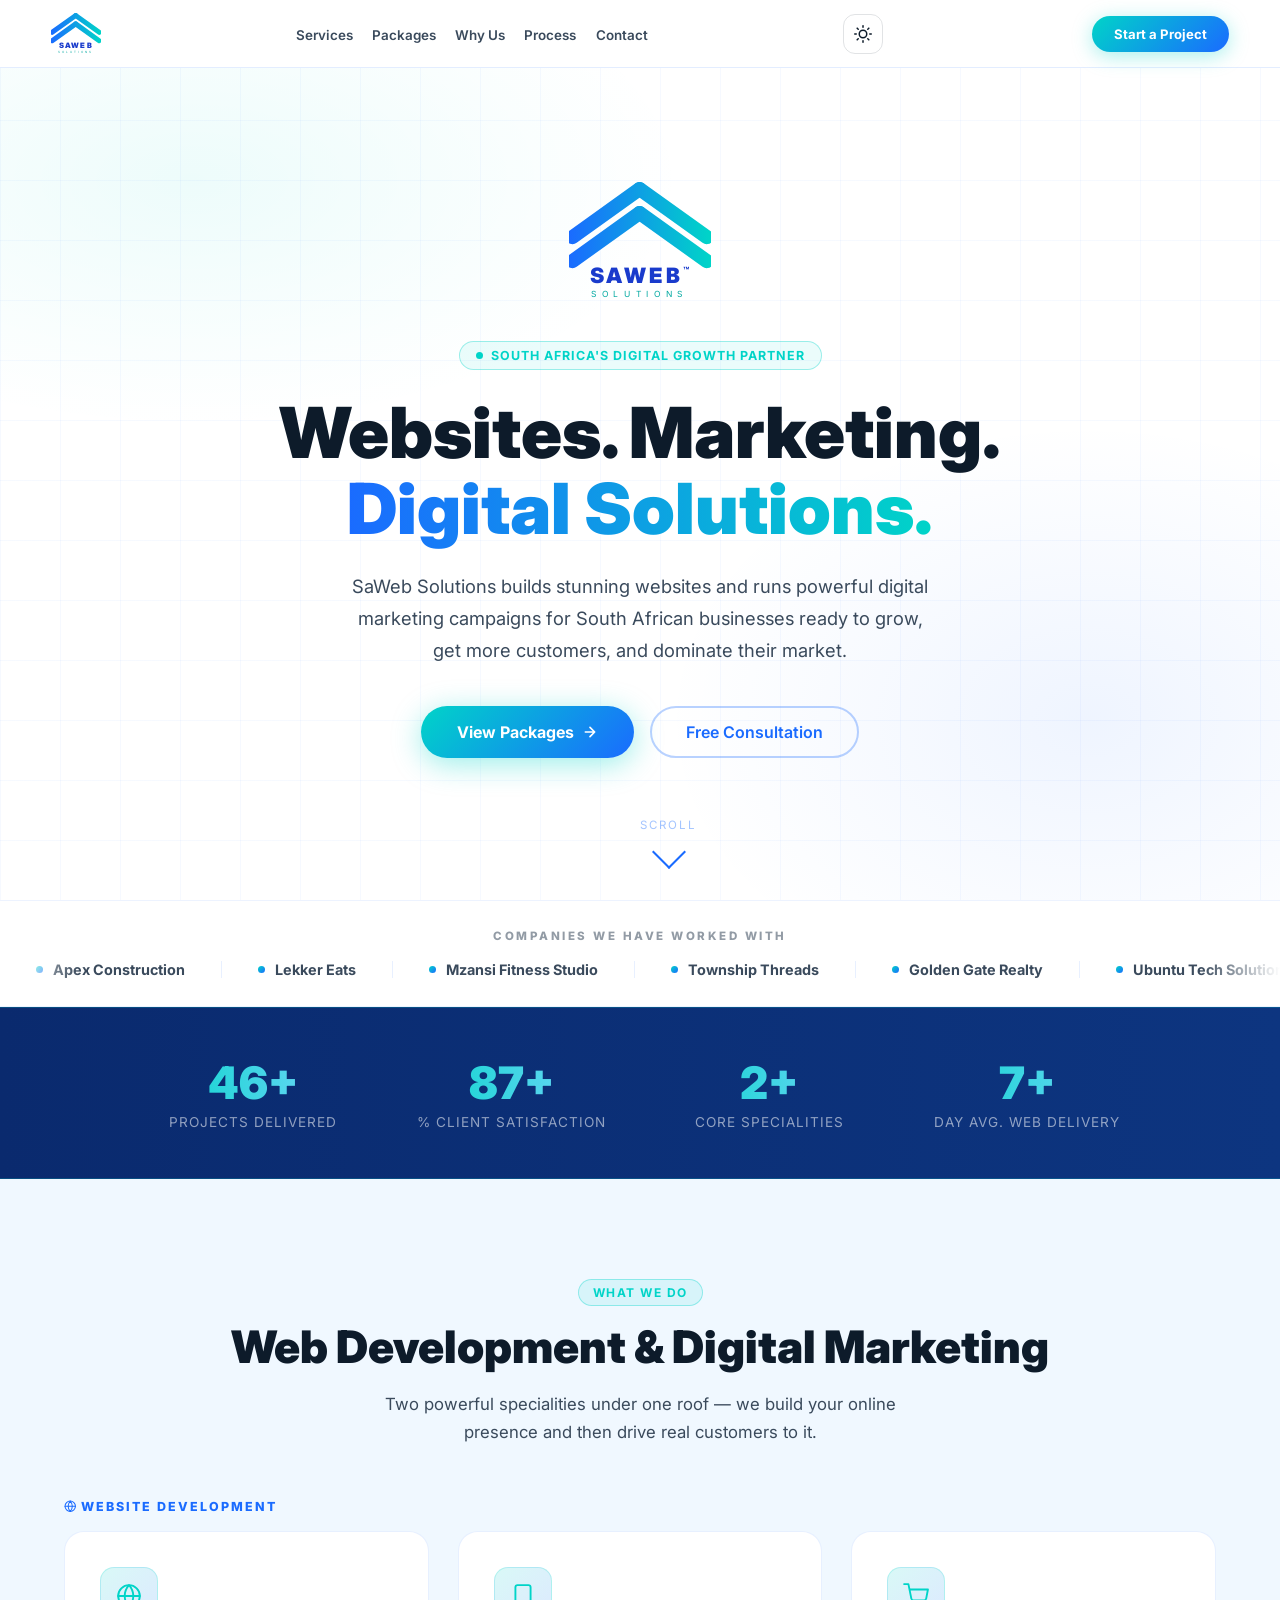
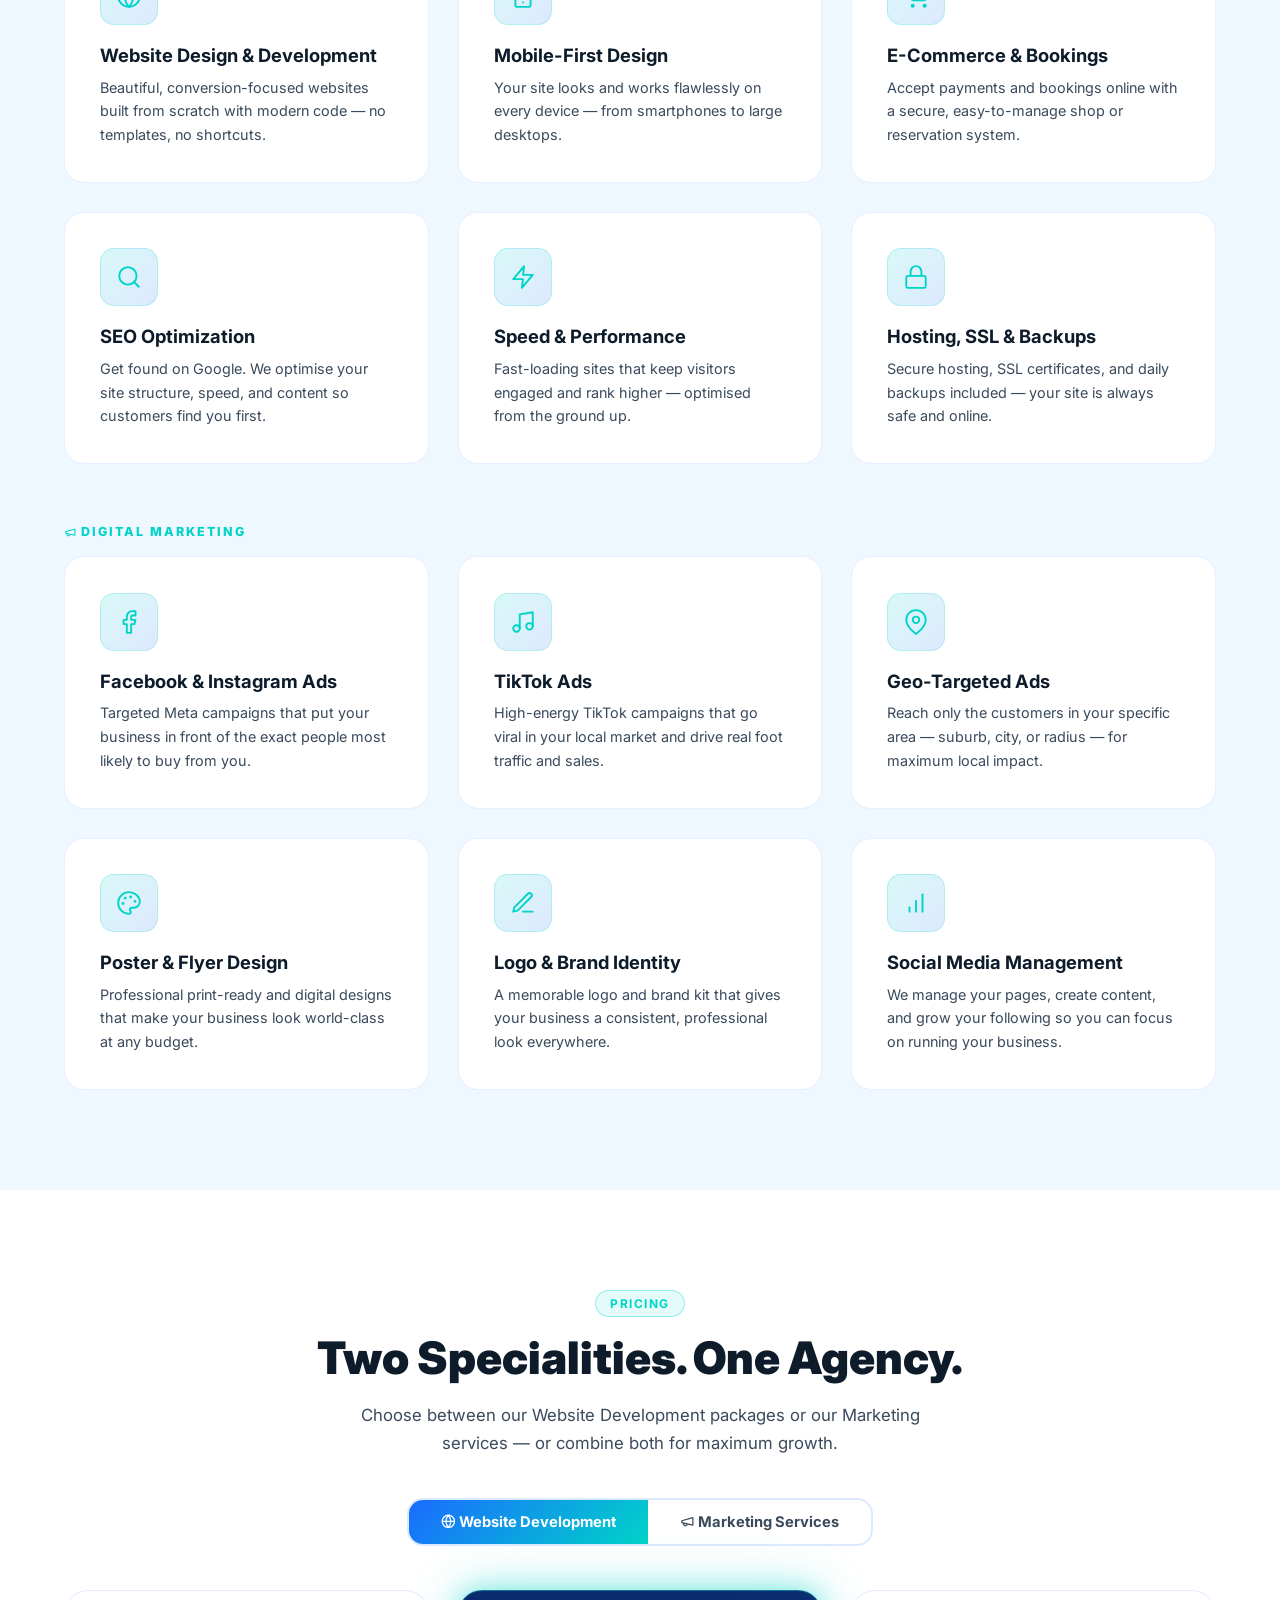
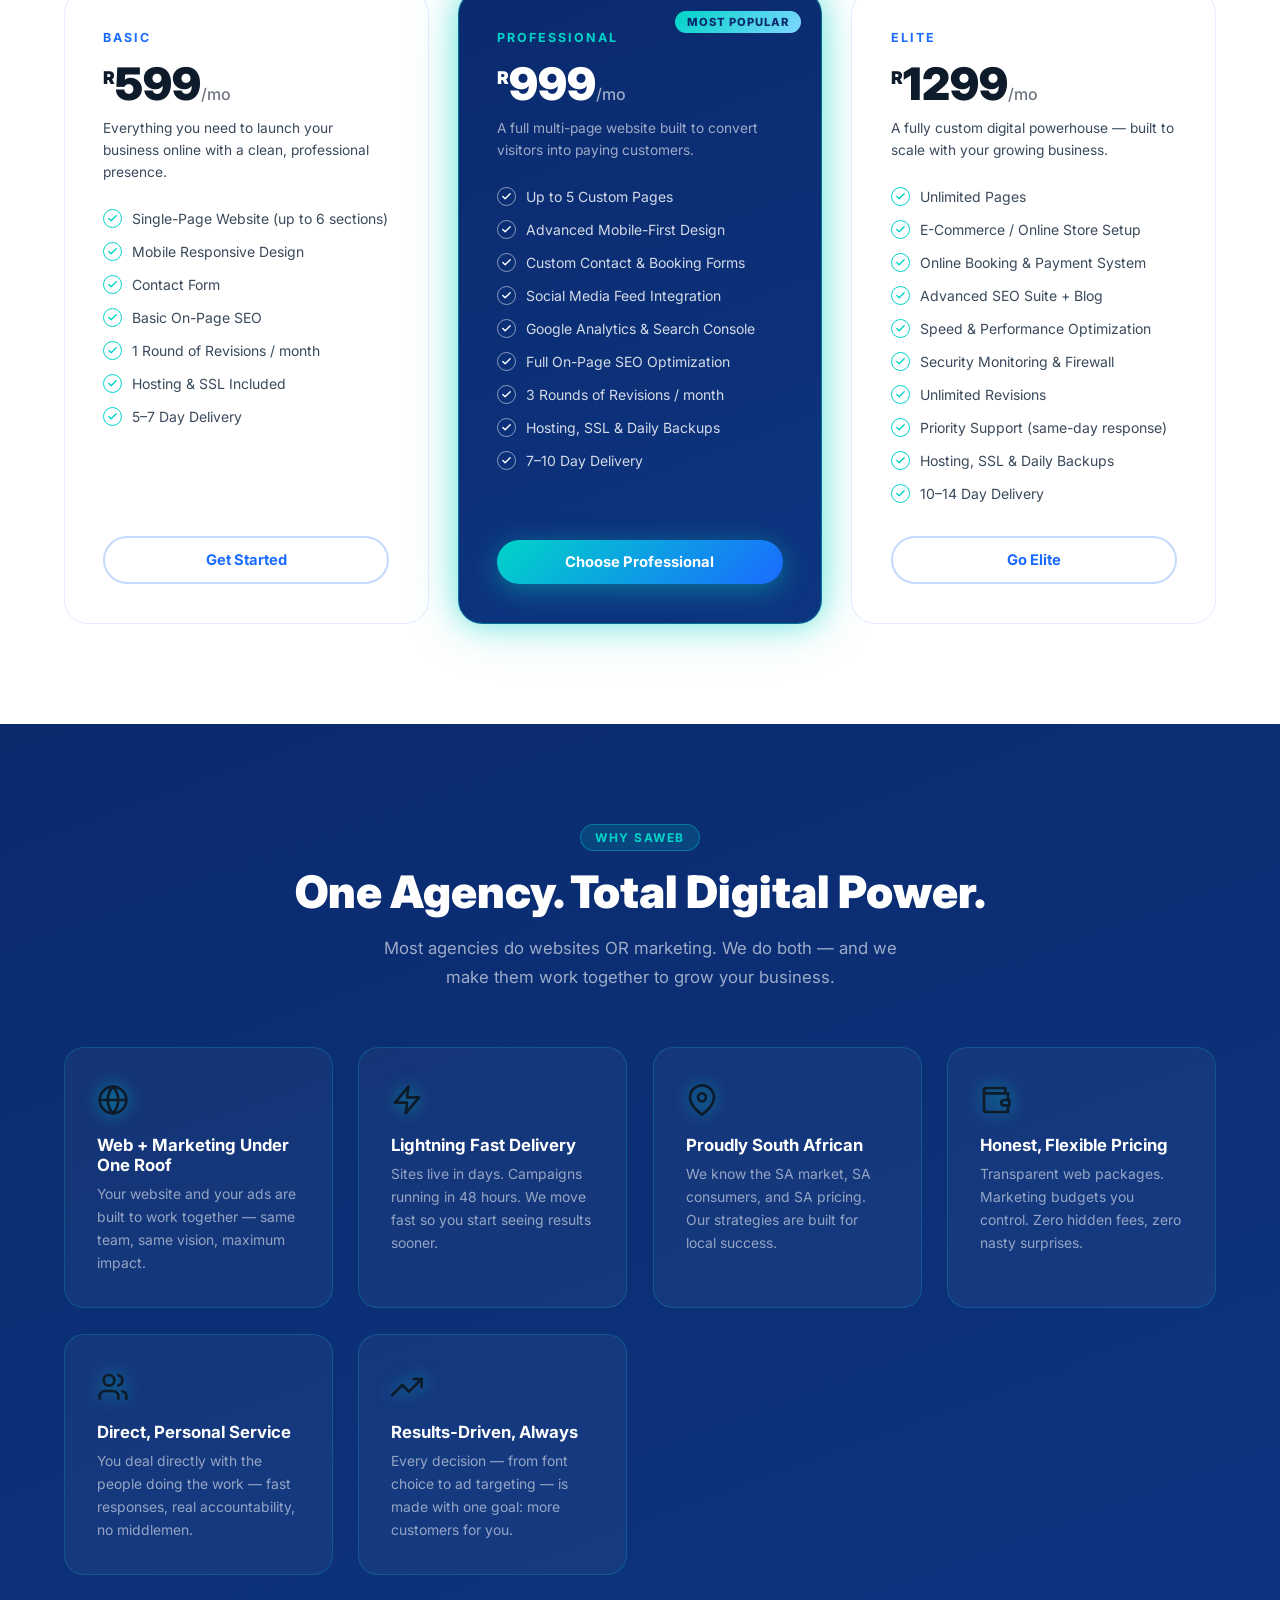
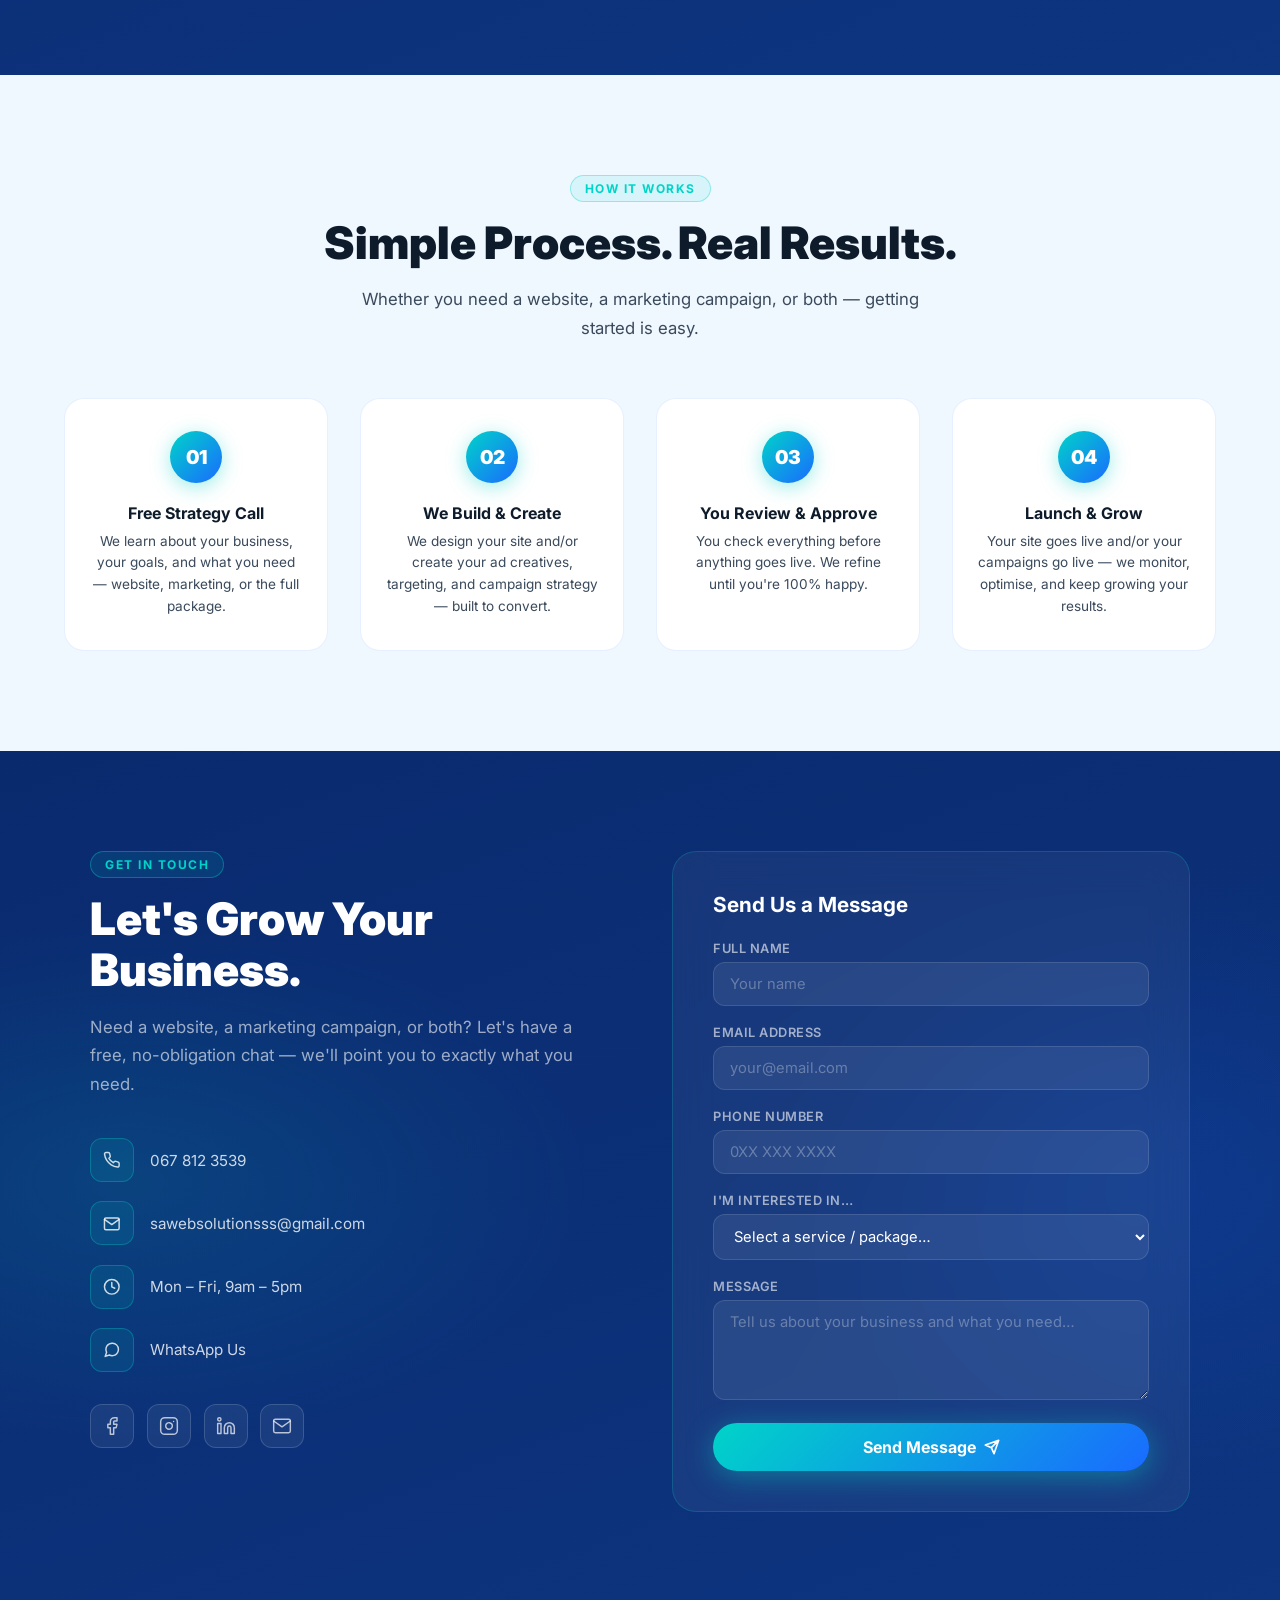
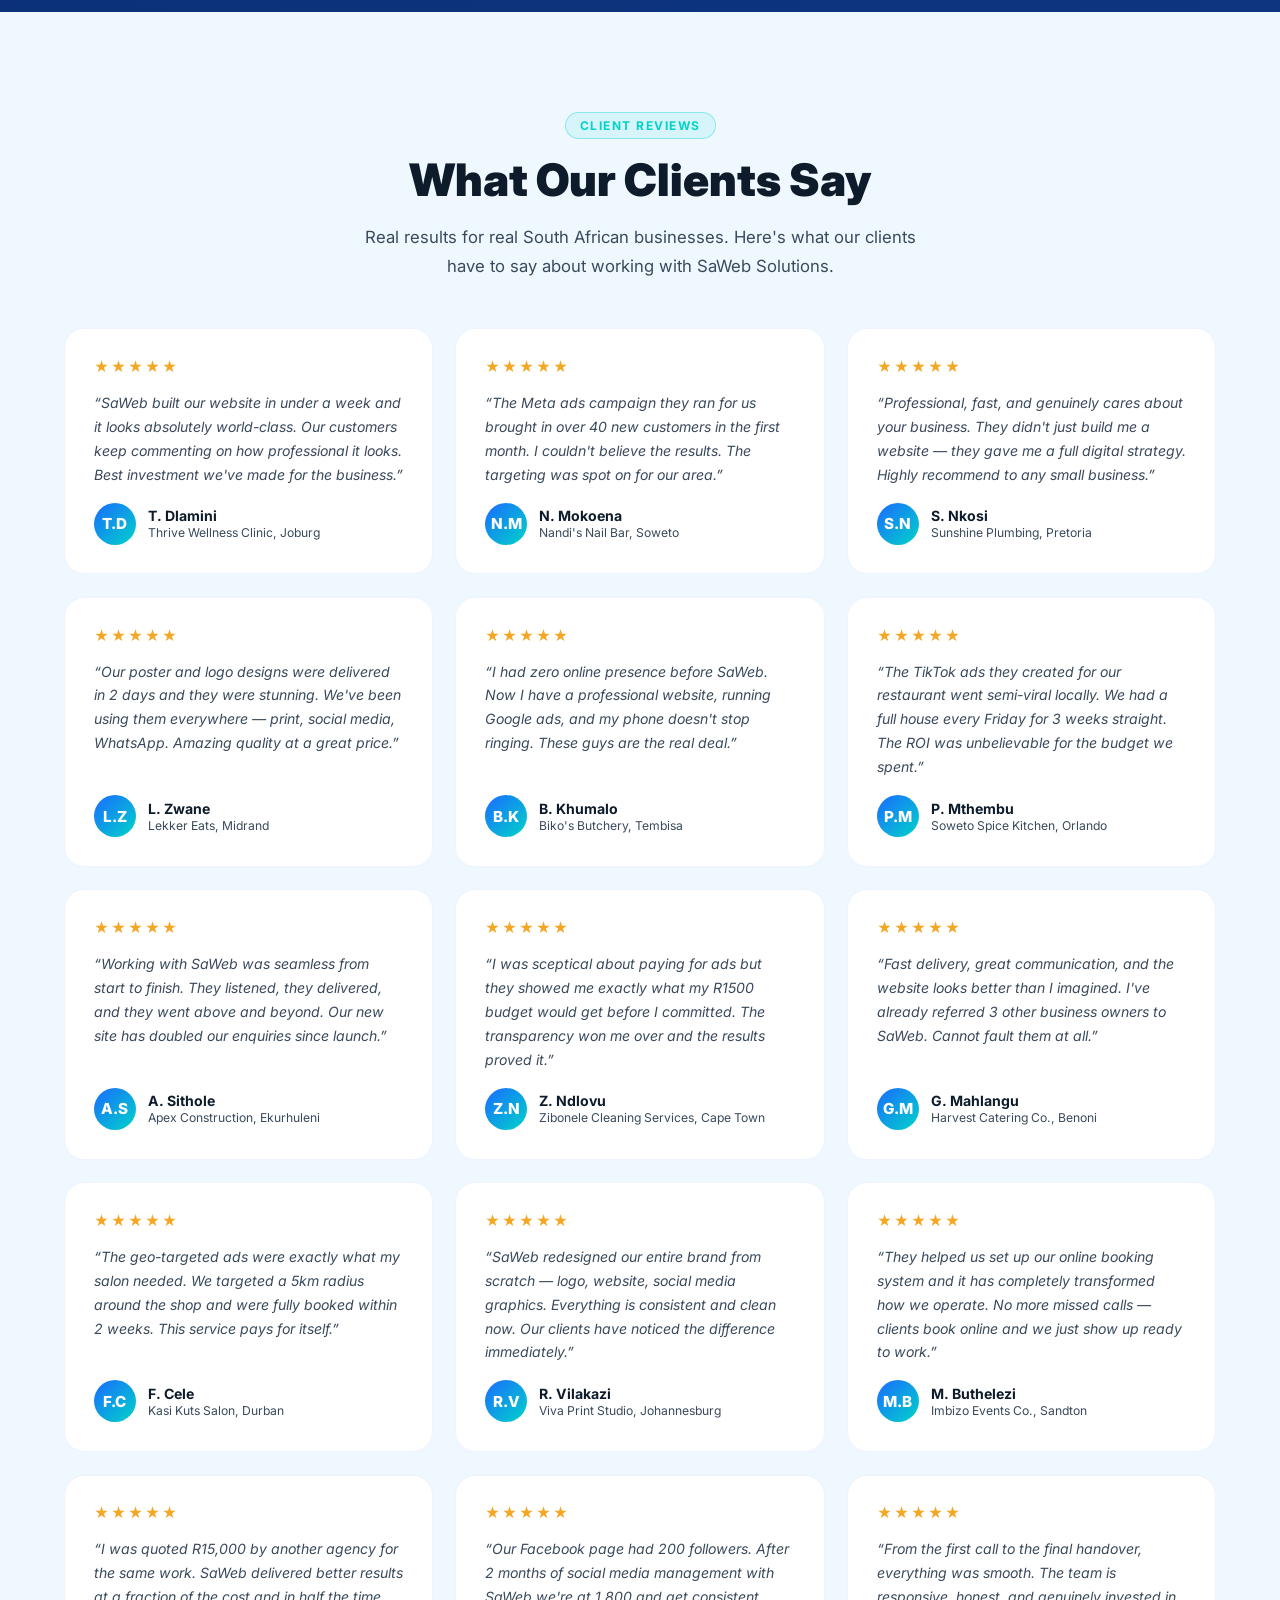
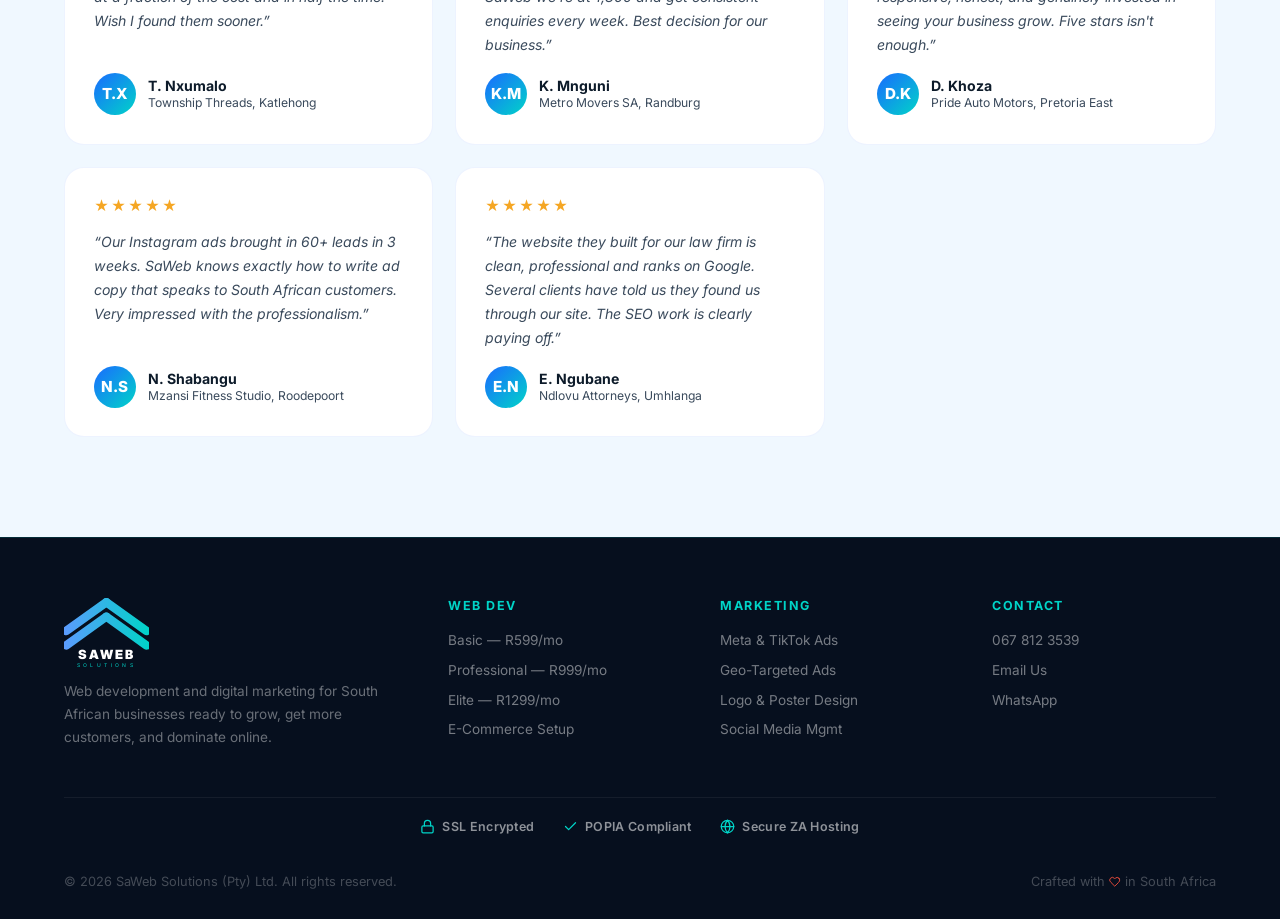
<file: index_live_edit.html>
<!DOCTYPE html>
<html lang="en">
<head>
  <meta charset="UTF-8" />
  <meta name="viewport" content="width=device-width, initial-scale=1.0" />
  <meta name="google-site-verification" content="Zl69DH9oGuojTEgqBaOH73RM3VzEXxdgBu75rriPrbs" />
  <script>
    // Theme: follow device setting by default, default to light if no preference,
    // remember manual user toggle. Applied before paint to avoid flash.
    (function() {
      try {
        const saved      = localStorage.getItem('saweb-theme');
        const mq         = window.matchMedia ? window.matchMedia('(prefers-color-scheme: dark)') : null;
        const prefersDark = mq && mq.matches;
        const theme = saved || (prefersDark ? 'dark' : 'light');
        if (theme === 'dark') document.documentElement.setAttribute('data-theme', 'dark');

        // If user hasn't manually toggled, follow device theme changes live.
        if (!saved && mq && typeof mq.addEventListener === 'function') {
          mq.addEventListener('change', e => {
            if (localStorage.getItem('saweb-theme')) return; // user has since chosen — respect that
            document.documentElement.setAttribute('data-theme', e.matches ? 'dark' : 'light');
          });
        }
      } catch(e) {}
    })();
  </script>
  <title>SaWeb Solutions — Websites & Digital Marketing for South African Businesses</title>
  <meta name="description" content="SaWeb Solutions builds professional websites and runs powerful digital marketing campaigns for South African businesses. Get more customers with Meta Ads, TikTok Ads, SEO, logo design and more." />
  <meta name="keywords" content="website design South Africa, digital marketing South Africa, Meta ads, TikTok ads, SEO, logo design, web development" />
  <meta name="author" content="SaWeb Solutions" />
  <link rel="canonical" href="https://sawebsolutions.org.za/" />
  <meta name="robots" content="index, follow, max-image-preview:large" />
  <meta property="og:title" content="SaWeb Solutions — Websites & Digital Marketing" />
  <meta property="og:description" content="Professional websites and digital marketing for South African businesses. Packages from R599/mo." />
  <meta property="og:type" content="website" />
  <meta property="og:url" content="https://sawebsolutions.org.za/" />
  <meta property="og:image" content="https://sawebsolutions.org.za/SaWebLogo.png" />
  <meta property="og:site_name" content="SaWeb Solutions" />
  <meta property="og:locale" content="en_ZA" />
  <meta name="twitter:card" content="summary_large_image" />
  <meta name="twitter:title" content="SaWeb Solutions — Websites & Digital Marketing" />
  <meta name="twitter:description" content="Professional websites and digital marketing for South African businesses. Packages from R599/mo." />
  <meta name="twitter:image" content="https://sawebsolutions.org.za/SaWebLogo.png" />
  <meta name="theme-color" content="#1a6bff" />
  <link rel="icon" type="image/x-icon" href="/favicon.ico" />
  <link rel="icon" type="image/png" sizes="32x32" href="/favicon-32x32.png" />
  <link rel="icon" type="image/png" sizes="16x16" href="/favicon-16x16.png" />
  <link rel="apple-touch-icon" sizes="180x180" href="/apple-touch-icon.png" />
  <link rel="manifest" href="/site.webmanifest" />
  <script type="application/ld+json">
  {
    "@context": "https://schema.org",
    "@type": "ProfessionalService",
    "name": "SaWeb Solutions",
    "alternateName": "SaWeb",
    "url": "https://sawebsolutions.org.za/",
    "logo": "https://sawebsolutions.org.za/SaWebLogo.png",
    "image": "https://sawebsolutions.org.za/SaWebLogo.png",
    "description": "SaWeb Solutions builds professional websites and runs digital marketing campaigns for South African businesses. Web design, SEO, Meta Ads, TikTok Ads, logo design and more.",
    "email": "sawebsolutionsss@gmail.com",
    "telephone": "+27-67-812-3539",
    "priceRange": "R599 - R4999",
    "areaServed": { "@type": "Country", "name": "South Africa" },
    "address": { "@type": "PostalAddress", "addressCountry": "ZA" },
    "sameAs": [
      "https://www.facebook.com/share/1ELYnQFs6w/?mibextid=wwXIfr",
      "https://www.instagram.com/sawebsolutionss",
      "https://www.linkedin.com/company/sawebsolutions/",
      "https://wa.me/27678123539"
    ]
  }
  </script>
  <link rel="preconnect" href="https://fonts.googleapis.com" />
  <link rel="preconnect" href="https://fonts.gstatic.com" crossorigin />
  <link href="https://fonts.googleapis.com/css2?family=Inter:wght@300;400;500;600;700;800;900&display=swap" rel="stylesheet" />
  <style>
    *, *::before, *::after { box-sizing: border-box; margin: 0; padding: 0; }

    :root {
      --blue:       #1a6bff;
      --blue-dark:  #0f4fd4;
      --blue-deep:  #0a2a6e;
      --teal:       #00d4c8;
      --teal-dark:  #00a8a0;
      --white:      #ffffff;
      --off-white:  #f0f8ff;
      --text-dark:  #0d1b2a;
      --text-mid:   #3a4a5c;
      --pure-white: #ffffff;          /* literal white, never themed */
      --nav-bg:     rgba(255,255,255,0.97);
      --nav-bg-solid: #ffffff;
      --card-soft:  rgba(255,255,255,0.5);
      --line-soft:  rgba(13,27,42,0.08);
      --glow-blue:  0 0 30px rgba(26,107,255,0.5), 0 0 60px rgba(26,107,255,0.2);
      --glow-teal:  0 0 30px rgba(0,212,200,0.5), 0 0 60px rgba(0,212,200,0.2);
      color-scheme: light;
    }

    [data-theme="dark"] {
      --white:      #0d1b2a;          /* "page surface" — swaps to dark navy */
      --off-white:  #142035;          /* "alternate surface" */
      --text-dark:  #e8f0f8;          /* primary ink — swaps to light */
      --text-mid:   #98a8be;          /* secondary ink */
      --nav-bg:     rgba(13,27,42,0.92);
      --nav-bg-solid: #0d1b2a;
      --card-soft:  rgba(255,255,255,0.04);
      --line-soft:  rgba(255,255,255,0.08);
      color-scheme: dark;
    }

    html { scroll-behavior: smooth; }

    body {
      font-family: 'Inter', sans-serif;
      background: var(--white);
      color: var(--text-dark);
      overflow-x: hidden;
    }

    /* ── SCROLLBAR ─────────────────────────────────────── */
    ::-webkit-scrollbar { width: 6px; }
    ::-webkit-scrollbar-track { background: var(--blue-deep); }
    ::-webkit-scrollbar-thumb { background: var(--teal); border-radius: 3px; }

    /* ── NAV ────────────────────────────────────────────── */
    nav {
      position: fixed; top: 0; left: 0; right: 0; z-index: 1000;
      padding: 0 4%;
      display: flex; align-items: center; justify-content: space-between;
      height: 68px;
      background: var(--nav-bg);
      backdrop-filter: blur(18px);
      border-bottom: 1px solid rgba(26,107,255,0.12);
      transition: background 0.3s, box-shadow 0.3s, border-color 0.3s;
    }
    nav.scrolled {
      background: var(--nav-bg-solid);
      box-shadow: 0 2px 24px rgba(26,107,255,0.1);
    }
    [data-theme="dark"] nav { border-bottom-color: rgba(255,255,255,0.06); }

    /* ── Theme toggle button ───────────────────────────── */
    .theme-toggle {
      background: transparent;
      border: 1.5px solid rgba(13,27,42,0.12);
      width: 40px; height: 40px; border-radius: 12px;
      display: inline-flex; align-items: center; justify-content: center;
      cursor: pointer; color: var(--text-dark);
      transition: background 0.2s, border-color 0.2s, color 0.2s, transform 0.2s;
      margin-right: 14px;
      flex-shrink: 0;
    }
    .theme-toggle:hover { background: rgba(26,107,255,0.08); border-color: var(--blue); color: var(--blue); transform: translateY(-1px); }
    .theme-toggle .icon { width: 18px; height: 18px; stroke-width: 2; }
    .theme-toggle .icon-moon { display: none; }
    [data-theme="dark"] .theme-toggle { border-color: rgba(255,255,255,0.18); }
    [data-theme="dark"] .theme-toggle:hover { background: rgba(0,212,200,0.12); border-color: var(--teal); color: var(--teal); }
    [data-theme="dark"] .theme-toggle .icon-sun { display: none; }
    [data-theme="dark"] .theme-toggle .icon-moon { display: block; }

    /* ── Dark mode card surface elevation ─────────────── */
    [data-theme="dark"] .pkg-card,
    [data-theme="dark"] .testi-card,
    [data-theme="dark"] .service-card,
    [data-theme="dark"] .mkt-calc {
      background: var(--off-white);
      border-color: rgba(255,255,255,0.06);
    }
    [data-theme="dark"] .pkg-card.featured {
      /* keep the featured gradient bg as-is */
      background: linear-gradient(160deg, var(--blue-dark) 0%, var(--blue-deep) 100%);
    }
    [data-theme="dark"] .mkt-field input,
    [data-theme="dark"] .mkt-field select,
    [data-theme="dark"] .mkt-field textarea {
      background: var(--off-white);
      border-color: rgba(255,255,255,0.1);
      color: var(--text-dark);
    }
    [data-theme="dark"] .mkt-svc-chip {
      background: var(--off-white);
      border-color: rgba(255,255,255,0.08);
      color: var(--text-dark);
    }
    [data-theme="dark"] .pkg-tabs { border-color: rgba(255,255,255,0.1); }
    [data-theme="dark"] .pkg-tab-btn:not(.active) { color: var(--text-mid); }
    [data-theme="dark"] .pkg-tab-btn:not(.active):hover { background: rgba(26,107,255,0.1); }
    [data-theme="dark"] .hero-badge { background: rgba(0,212,200,0.08); border-color: rgba(0,212,200,0.2); }
    [data-theme="dark"] .hamburger span { background: var(--text-dark); }
    [data-theme="dark"] .footer-bottom { border-color: rgba(255,255,255,0.06); }
    [data-theme="dark"] body { background: var(--white); color: var(--text-dark); }

    .nav-logo {
      text-decoration: none; flex-shrink: 0;
      display: flex; align-items: center;
    }

    .nav-links { display: flex; gap: 1.2rem; list-style: none; flex-wrap: nowrap; }
    .nav-links a {
      color: var(--text-mid); text-decoration: none;
      font-size: 0.84rem; font-weight: 600;
      white-space: nowrap;
      transition: color 0.2s;
      position: relative;
    }
    .nav-links a::after {
      content: ''; position: absolute; bottom: -4px; left: 0; right: 0; height: 2px;
      background: var(--teal); border-radius: 2px;
      transform: scaleX(0); transition: transform 0.25s;
    }
    .nav-links a:hover { color: var(--blue); }
    .nav-links a:hover::after { transform: scaleX(1); }

    .nav-cta {
      background: linear-gradient(135deg, var(--teal), var(--blue));
      color: var(--white); text-decoration: none;
      padding: 10px 22px; border-radius: 50px;
      font-size: 0.82rem; font-weight: 700; white-space: nowrap;
      box-shadow: 0 4px 20px rgba(0,212,200,0.35);
      transition: transform 0.2s, box-shadow 0.2s; flex-shrink: 0;
    }
    .nav-cta:hover {
      transform: translateY(-2px);
      box-shadow: 0 8px 30px rgba(0,212,200,0.5);
    }

    /* Hamburger */
    .hamburger {
      display: none; flex-direction: column; gap: 5px; cursor: pointer;
      background: none; border: none; padding: 4px;
    }
    .hamburger span {
      display: block; width: 26px; height: 2.5px;
      background: var(--text-dark); border-radius: 2px;
      transition: all 0.3s;
    }
    .hamburger.open span:nth-child(1) { transform: rotate(45deg) translate(5px,5px); }
    .hamburger.open span:nth-child(2) { opacity: 0; }
    .hamburger.open span:nth-child(3) { transform: rotate(-45deg) translate(5px,-5px); }

    .mobile-menu {
      display: none; position: fixed; top: 72px; left: 0; right: 0;
      background: rgba(10,42,110,0.97); backdrop-filter: blur(18px);
      padding: 2rem 5%; flex-direction: column; gap: 1.5rem;
      border-bottom: 1px solid rgba(0,212,200,0.2);
      z-index: 999;
    }
    .mobile-menu.open { display: flex; }
    .mobile-menu a {
      color: rgba(255,255,255,0.85); text-decoration: none;
      font-size: 1.1rem; font-weight: 600;
      transition: color 0.2s;
    }
    .mobile-menu a:hover { color: var(--teal); }

    /* ── HERO ───────────────────────────────────────────── */
    #hero {
      min-height: 100vh;
      background: var(--white);
      display: flex; align-items: center; justify-content: center;
      text-align: center;
      padding: 120px 5% 80px;
      position: relative; overflow: hidden;
    }

    /* Subtle light background accents */
    #hero::before {
      content: '';
      position: absolute; inset: 0;
      background:
        radial-gradient(ellipse 70% 50% at 15% 20%, rgba(0,212,200,0.07) 0%, transparent 55%),
        radial-gradient(ellipse 60% 60% at 85% 80%, rgba(26,107,255,0.07) 0%, transparent 55%);
      pointer-events: none;
    }

    /* Subtle grid */
    #hero::after {
      content: '';
      position: absolute; inset: 0;
      background-image:
        linear-gradient(rgba(26,107,255,0.04) 1px, transparent 1px),
        linear-gradient(90deg, rgba(26,107,255,0.04) 1px, transparent 1px);
      background-size: 60px 60px;
      pointer-events: none;
    }

    .hero-content {
      position: relative; z-index: 2; max-width: 860px;
    }

    /* Business logo / name block */
    .hero-brand {
      display: flex; align-items: center; justify-content: center; gap: 14px;
      margin-bottom: 2.2rem;
      animation: fadeUp 0.6s ease 0.05s both;
    }
    .hero-brand-logo { flex-shrink: 0; }

    .hero-badge {
      display: inline-flex; align-items: center; gap: 8px;
      background: rgba(0,212,200,0.08);
      border: 1px solid rgba(0,212,200,0.35);
      color: var(--teal); padding: 6px 16px; border-radius: 50px;
      font-size: 0.78rem; font-weight: 700; letter-spacing: 1px; text-transform: uppercase;
      margin-bottom: 1.6rem;
      animation: fadeUp 0.6s ease 0.15s both;
    }
    .hero-badge .dot {
      width: 7px; height: 7px; border-radius: 50%;
      background: var(--teal);
      animation: blink 1.4s ease-in-out infinite;
    }
    @keyframes blink { 0%,100% { opacity:1; } 50% { opacity:0.2; } }

    .hero-title {
      font-size: clamp(2.4rem, 5.5vw, 4.6rem);
      font-weight: 900; line-height: 1.08;
      color: var(--text-dark); margin-bottom: 1.4rem;
      animation: fadeUp 0.6s ease 0.28s both;
    }
    .hero-title .highlight {
      background: linear-gradient(90deg, var(--blue), var(--teal));
      -webkit-background-clip: text; -webkit-text-fill-color: transparent;
      background-clip: text;
    }

    .hero-sub {
      font-size: clamp(1rem, 2vw, 1.15rem);
      color: var(--text-mid);
      max-width: 580px; margin: 0 auto 2.5rem;
      line-height: 1.75;
      animation: fadeUp 0.6s ease 0.42s both;
    }

    .hero-actions {
      display: flex; gap: 1rem; justify-content: center; flex-wrap: wrap;
      animation: fadeUp 0.6s ease 0.55s both;
    }

    .btn-primary {
      background: linear-gradient(135deg, var(--teal), var(--blue));
      color: var(--white); text-decoration: none;
      padding: 15px 36px; border-radius: 50px;
      font-size: 1rem; font-weight: 700;
      box-shadow: 0 6px 30px rgba(0,212,200,0.4);
      transition: transform 0.22s, box-shadow 0.22s;
      display: inline-flex; align-items: center; gap: 8px;
    }
    .btn-primary:hover {
      transform: translateY(-3px);
      box-shadow: 0 12px 40px rgba(0,212,200,0.55);
    }

    .btn-outline {
      border: 2px solid rgba(26,107,255,0.3);
      color: var(--blue); text-decoration: none;
      padding: 14px 34px; border-radius: 50px;
      font-size: 1rem; font-weight: 600;
      transition: border-color 0.22s, background 0.22s, transform 0.22s;
      display: inline-flex; align-items: center; gap: 8px;
    }
    .btn-outline:hover {
      border-color: var(--blue);
      background: rgba(26,107,255,0.06);
      transform: translateY(-3px);
    }

    .hero-scroll {
      position: absolute; bottom: 36px; left: 50%; transform: translateX(-50%);
      z-index: 2; display: flex; flex-direction: column; align-items: center; gap: 8px;
      animation: fadeUp 0.6s ease 1s both; cursor: pointer; text-decoration: none;
    }
    .hero-scroll span { color: rgba(26,107,255,0.4); font-size: 0.72rem; letter-spacing: 2px; text-transform: uppercase; }
    .scroll-arrow {
      width: 24px; height: 24px; border-right: 2px solid var(--blue);
      border-bottom: 2px solid var(--blue);
      transform: rotate(45deg);
      animation: bounce 1.6s ease-in-out infinite;
    }
    @keyframes bounce { 0%,100%{transform:rotate(45deg) translateY(0)} 50%{transform:rotate(45deg) translateY(6px)} }

    @keyframes fadeUp {
      from { opacity: 0; transform: translateY(30px); }
      to   { opacity: 1; transform: translateY(0); }
    }

    /* ── STATS BAR ──────────────────────────────────────── */
    #stats {
      background: linear-gradient(90deg, var(--blue-deep), #0d3580);
      padding: 48px 5%;
      border-top: 1px solid rgba(0,212,200,0.2);
      border-bottom: 1px solid rgba(0,212,200,0.2);
    }
    .stats-grid {
      display: grid; grid-template-columns: repeat(auto-fit, minmax(180px, 1fr));
      gap: 2rem; text-align: center; max-width: 1000px; margin: 0 auto;
    }
    .stat-item { color: var(--white); }
    .stat-number {
      font-size: 2.8rem; font-weight: 900;
      background: linear-gradient(90deg, var(--teal), #7ed6ff);
      -webkit-background-clip: text; -webkit-text-fill-color: transparent;
      background-clip: text;
    }
    .stat-label { font-size: 0.85rem; color: rgba(255,255,255,0.55); margin-top: 4px; text-transform: uppercase; letter-spacing: 1px; }

    /* ── SECTIONS SHARED ────────────────────────────────── */
    section { padding: 100px 5%; }

    .section-tag {
      display: inline-block;
      background: rgba(0,212,200,0.1); border: 1px solid rgba(0,212,200,0.35);
      color: var(--teal); padding: 5px 14px; border-radius: 50px;
      font-size: 0.75rem; font-weight: 700; letter-spacing: 1.5px; text-transform: uppercase;
      margin-bottom: 1rem;
    }
    .section-title {
      font-size: clamp(1.9rem, 4vw, 2.8rem);
      font-weight: 900; color: var(--text-dark); line-height: 1.15;
      margin-bottom: 1rem;
    }
    .section-sub {
      font-size: 1.05rem; color: var(--text-mid);
      max-width: 560px; line-height: 1.7;
    }
    .center { text-align: center; }
    .center .section-sub { margin: 0 auto; }

    /* Reveal animation */
    .reveal {
      opacity: 0; transform: translateY(40px);
      transition: opacity 0.7s ease, transform 0.7s ease;
    }
    .reveal.visible { opacity: 1; transform: translateY(0); }

    /* ── SERVICES ───────────────────────────────────────── */
    #services { background: var(--off-white); }

    .services-grid {
      display: grid; grid-template-columns: repeat(auto-fit, minmax(280px, 1fr));
      gap: 1.8rem; margin-top: 3.5rem;
    }

    .service-card {
      background: var(--white);
      border: 1px solid rgba(26,107,255,0.1);
      border-radius: 20px; padding: 2.2rem;
      position: relative; overflow: hidden;
      transition: transform 0.3s, box-shadow 0.3s;
    }
    .service-card::before {
      content: '';
      position: absolute; top: 0; left: 0; right: 0; height: 3px;
      background: linear-gradient(90deg, var(--teal), var(--blue));
      transform: scaleX(0); transform-origin: left;
      transition: transform 0.4s ease;
    }
    .service-card:hover {
      transform: translateY(-8px);
      box-shadow: var(--glow-blue);
    }
    .service-card:hover::before { transform: scaleX(1); }

    .service-icon {
      width: 58px; height: 58px; border-radius: 14px;
      background: linear-gradient(135deg, rgba(0,212,200,0.15), rgba(26,107,255,0.15));
      display: flex; align-items: center; justify-content: center;
      font-size: 1.6rem; margin-bottom: 1.2rem;
      border: 1px solid rgba(0,212,200,0.2);
    }
    .service-card h3 { font-size: 1.15rem; font-weight: 700; margin-bottom: 0.6rem; color: var(--text-dark); }
    .service-card p  { font-size: 0.9rem; color: var(--text-mid); line-height: 1.65; }

    /* ── PACKAGES ───────────────────────────────────────── */
    #packages { background: var(--white); }

    /* Tab switcher */
    .pkg-tabs {
      display: flex; gap: 0; border-radius: 16px; overflow: hidden;
      border: 2px solid rgba(26,107,255,0.15);
      width: fit-content; margin: 2.5rem auto 0;
    }
    .pkg-tab-btn {
      padding: 13px 32px; background: transparent; border: none; cursor: pointer;
      font-size: 0.92rem; font-weight: 700; font-family: inherit;
      color: var(--text-mid); transition: background 0.25s, color 0.25s;
      white-space: nowrap;
    }
    .pkg-tab-btn.active {
      background: linear-gradient(135deg, var(--blue), var(--teal));
      color: var(--white);
    }
    .pkg-tab-btn:not(.active):hover { background: rgba(26,107,255,0.06); }

    /* Tab panels */
    .pkg-panel { display: none; }
    .pkg-panel.active { display: block; }

    .packages-grid {
      display: grid; grid-template-columns: repeat(auto-fit, minmax(290px, 1fr));
      gap: 1.8rem; margin-top: 2.8rem; align-items: stretch;
    }

    .pkg-card {
      border-radius: 24px; padding: 2.4rem;
      position: relative; overflow: hidden;
      display: flex; flex-direction: column;
      border: 1px solid rgba(26,107,255,0.12);
      background: var(--white);
      transition: transform 0.3s, box-shadow 0.3s;
    }
    .pkg-card:hover { transform: translateY(-10px); box-shadow: var(--glow-blue); }

    .pkg-card.featured {
      background: linear-gradient(160deg, var(--blue-deep), #0d3580);
      border: 1px solid rgba(0,212,200,0.4);
      box-shadow: var(--glow-teal);
    }
    .pkg-card.featured:hover { box-shadow: 0 0 60px rgba(0,212,200,0.6), 0 0 120px rgba(0,212,200,0.25); }

    .pkg-badge {
      position: absolute; top: 20px; right: 20px;
      background: linear-gradient(135deg, var(--teal), #7ed6ff);
      color: var(--blue-deep); padding: 4px 12px; border-radius: 50px;
      font-size: 0.7rem; font-weight: 800; text-transform: uppercase; letter-spacing: 1px;
    }

    .pkg-name {
      font-size: 0.78rem; font-weight: 700; letter-spacing: 2px; text-transform: uppercase;
      color: var(--blue); margin-bottom: 0.4rem;
    }
    .pkg-card.featured .pkg-name { color: var(--teal); }

    .pkg-price {
      font-size: 2.8rem; font-weight: 900; line-height: 1; margin: 0.7rem 0 0.2rem;
      color: var(--text-dark);
    }
    .pkg-card.featured .pkg-price { color: var(--white); }
    .pkg-price sup { font-size: 1.1rem; vertical-align: super; }
    .pkg-price .pm { font-size: 1rem; font-weight: 500; opacity: 0.6; }

    .pkg-desc { font-size: 0.86rem; color: var(--text-mid); margin-bottom: 1.6rem; margin-top: 0.4rem; line-height: 1.6; }
    .pkg-card.featured .pkg-desc { color: rgba(255,255,255,0.6); }

    .pkg-features { list-style: none; display: flex; flex-direction: column; gap: 0.75rem; flex: 1; }
    .pkg-features li {
      display: flex; align-items: flex-start; gap: 10px;
      font-size: 0.875rem; color: var(--text-mid); line-height: 1.5;
    }
    .pkg-card.featured .pkg-features li { color: rgba(255,255,255,0.82); }
    .pkg-features li .check {
      width: 19px; height: 19px; border-radius: 50%; flex-shrink: 0;
      background: linear-gradient(135deg, var(--blue), var(--teal));
      display: flex; align-items: center; justify-content: center;
      color: var(--white); font-size: 0.62rem; font-weight: 900; margin-top: 1px;
    }

    .pkg-cta {
      display: block; text-align: center; text-decoration: none;
      padding: 13px; border-radius: 50px; font-weight: 700; font-size: 0.92rem;
      margin-top: 2rem; transition: transform 0.22s, box-shadow 0.22s;
    }
    .pkg-cta.light { border: 2px solid rgba(26,107,255,0.25); color: var(--blue); }
    .pkg-cta.light:hover { background: rgba(26,107,255,0.06); transform: translateY(-2px); }
    .pkg-cta.glow {
      background: linear-gradient(135deg, var(--teal), var(--blue));
      color: var(--white); box-shadow: 0 6px 28px rgba(0,212,200,0.4);
    }
    .pkg-cta.glow:hover { transform: translateY(-3px); box-shadow: 0 12px 40px rgba(0,212,200,0.6); }

    /* ── MARKETING CALCULATOR ───────────────────────────── */
    .mkt-calc {
      margin-top: 2.8rem;
      background: var(--off-white);
      border: 1px solid rgba(26,107,255,0.1);
      border-radius: 28px; padding: 2.8rem;
    }
    .mkt-calc-intro { margin-bottom: 2.2rem; }
    .mkt-calc-intro h3 { font-size: 1.3rem; font-weight: 800; color: var(--text-dark); margin-bottom: 0.4rem; }
    .mkt-calc-intro p  { font-size: 0.9rem; color: var(--text-mid); line-height: 1.65; }

    .mkt-form-grid {
      display: grid; grid-template-columns: 1fr 1fr; gap: 1.2rem; margin-bottom: 1.4rem;
    }
    .mkt-field { display: flex; flex-direction: column; gap: 6px; }
    .mkt-field.full { grid-column: 1 / -1; }
    .mkt-field label {
      font-size: 0.78rem; font-weight: 700; color: var(--blue);
      text-transform: uppercase; letter-spacing: 0.8px;
    }
    .mkt-field input,
    .mkt-field select,
    .mkt-field textarea {
      padding: 11px 14px; border-radius: 12px;
      border: 1.5px solid rgba(26,107,255,0.18);
      background: var(--white); color: var(--text-dark);
      font-size: 0.9rem; font-family: inherit; outline: none;
      transition: border-color 0.2s;
    }
    .mkt-field input:focus,
    .mkt-field select:focus,
    .mkt-field textarea:focus { border-color: var(--teal); }
    .mkt-field textarea { resize: vertical; min-height: 80px; }

    /* Service checkboxes */
    .mkt-services-grid {
      display: grid; grid-template-columns: repeat(auto-fill, minmax(180px, 1fr));
      gap: 0.7rem; margin-bottom: 1.4rem;
    }
    .mkt-svc-chip {
      display: flex; align-items: center; gap: 8px;
      padding: 10px 14px; border-radius: 12px;
      border: 1.5px solid rgba(26,107,255,0.18); background: var(--white);
      cursor: pointer; transition: border-color 0.2s, background 0.2s;
      font-size: 0.83rem; font-weight: 600; color: var(--text-mid);
      user-select: none;
    }
    .mkt-svc-chip input { display: none; }
    .mkt-svc-chip .chip-dot {
      width: 14px; height: 14px; border-radius: 4px; flex-shrink: 0;
      border: 1.5px solid rgba(26,107,255,0.3);
      transition: background 0.2s, border-color 0.2s;
    }
    .mkt-svc-chip.checked {
      border-color: var(--teal); background: rgba(0,212,200,0.07);
      color: var(--text-dark);
    }
    .mkt-svc-chip.checked .chip-dot {
      background: linear-gradient(135deg, var(--teal), var(--blue));
      border-color: var(--teal);
    }

    .mkt-calc-btn {
      width: 100%; padding: 15px; border: none; border-radius: 50px; cursor: pointer;
      background: linear-gradient(135deg, var(--blue), var(--teal));
      color: var(--white); font-size: 1rem; font-weight: 700; font-family: inherit;
      box-shadow: 0 6px 28px rgba(26,107,255,0.3);
      transition: transform 0.22s, box-shadow 0.22s;
    }
    .mkt-calc-btn:hover { transform: translateY(-2px); box-shadow: 0 10px 36px rgba(0,212,200,0.45); }

    /* Results panel */
    .mkt-results {
      display: none; margin-top: 2rem;
      background: linear-gradient(135deg, var(--blue-deep), #0d3580);
      border: 1px solid rgba(0,212,200,0.3);
      border-radius: 24px; padding: 2.2rem;
      animation: fadeUp 0.5s ease both;
    }
    .mkt-results.show { display: block; }

    .mkt-results-header {
      display: flex; align-items: center; gap: 12px; margin-bottom: 1.6rem;
    }
    .mkt-results-header h4 { font-size: 1.1rem; font-weight: 800; color: var(--white); }
    .mkt-results-header .res-badge {
      background: rgba(0,212,200,0.15); border: 1px solid rgba(0,212,200,0.4);
      color: var(--teal); font-size: 0.72rem; font-weight: 700; padding: 3px 10px;
      border-radius: 50px; text-transform: uppercase; letter-spacing: 1px;
    }

    .mkt-metrics {
      display: grid; grid-template-columns: repeat(auto-fit, minmax(130px, 1fr));
      gap: 1rem; margin-bottom: 1.8rem;
    }
    .mkt-metric {
      background: rgba(255,255,255,0.05);
      border: 1px solid rgba(0,212,200,0.15);
      border-radius: 16px; padding: 1.2rem 1rem; text-align: center;
    }
    .mkt-metric-val {
      font-size: 1.7rem; font-weight: 900;
      background: linear-gradient(90deg, var(--teal), #7ed6ff);
      -webkit-background-clip: text; -webkit-text-fill-color: transparent;
      background-clip: text;
    }
    .mkt-metric-label { font-size: 0.72rem; color: rgba(255,255,255,0.5); margin-top: 4px; text-transform: uppercase; letter-spacing: 0.8px; }

    .mkt-breakdown { font-size: 0.86rem; color: rgba(255,255,255,0.7); line-height: 1.75; }
    .mkt-breakdown strong { color: var(--teal); }

    .mkt-quote-price {
      margin-top: 1.4rem; padding: 1rem 1.4rem;
      background: rgba(0,212,200,0.1); border: 1px solid rgba(0,212,200,0.3);
      border-radius: 14px; display: flex; align-items: center; justify-content: space-between; gap: 1rem; flex-wrap: wrap;
    }
    .mkt-quote-price .price-label { font-size: 0.82rem; color: rgba(255,255,255,0.6); }
    .mkt-quote-price .price-val { font-size: 1.5rem; font-weight: 900; color: var(--white); }
    .mkt-quote-cta {
      display: inline-block; text-decoration: none; padding: 10px 24px;
      background: linear-gradient(135deg, var(--teal), var(--blue));
      color: var(--white); border-radius: 50px; font-size: 0.85rem; font-weight: 700;
      box-shadow: 0 4px 18px rgba(0,212,200,0.4);
      transition: transform 0.2s;
    }
    .mkt-quote-cta:hover { transform: translateY(-2px); }

    /* ── WHY US ─────────────────────────────────────────── */
    #why { background: linear-gradient(160deg, var(--blue-deep) 0%, #0d3580 100%); }
    #why .section-title { color: var(--white); }
    #why .section-sub   { color: rgba(255,255,255,0.6); }

    .why-grid {
      display: grid; grid-template-columns: repeat(auto-fit, minmax(240px, 1fr));
      gap: 1.6rem; margin-top: 3.5rem;
    }
    .why-card {
      background: rgba(255,255,255,0.04);
      border: 1px solid rgba(0,212,200,0.2);
      border-radius: 20px; padding: 2rem;
      transition: background 0.3s, box-shadow 0.3s, transform 0.3s;
    }
    .why-card:hover {
      background: rgba(0,212,200,0.07);
      box-shadow: var(--glow-teal);
      transform: translateY(-6px);
    }
    .why-icon {
      font-size: 2rem; margin-bottom: 1rem;
      filter: drop-shadow(0 0 8px rgba(0,212,200,0.6));
    }
    .why-card h3 { font-size: 1.05rem; font-weight: 700; color: var(--white); margin-bottom: 0.5rem; }
    .why-card p  { font-size: 0.87rem; color: rgba(255,255,255,0.55); line-height: 1.65; }

    /* ── PROCESS ────────────────────────────────────────── */
    #process { background: var(--off-white); }

    .process-steps {
      display: grid; grid-template-columns: repeat(auto-fit, minmax(200px, 1fr));
      gap: 2rem; margin-top: 3.5rem; position: relative;
    }

    .step {
      text-align: center;
      padding: 2rem 1.5rem;
      background: var(--white); border-radius: 20px;
      border: 1px solid rgba(26,107,255,0.1);
      transition: transform 0.3s, box-shadow 0.3s;
    }
    .step:hover {
      transform: translateY(-8px);
      box-shadow: var(--glow-blue);
    }
    .step-num {
      width: 52px; height: 52px; border-radius: 50%;
      background: linear-gradient(135deg, var(--teal), var(--blue));
      color: var(--white); font-size: 1.2rem; font-weight: 900;
      display: flex; align-items: center; justify-content: center;
      margin: 0 auto 1.2rem;
      box-shadow: 0 4px 20px rgba(0,212,200,0.4);
    }
    .step h3 { font-size: 1rem; font-weight: 700; margin-bottom: 0.5rem; }
    .step p  { font-size: 0.85rem; color: var(--text-mid); line-height: 1.6; }

    /* ── CONTACT ────────────────────────────────────────── */
    #contact {
      background: linear-gradient(160deg, var(--blue-deep), #0d3580);
      position: relative; overflow: hidden;
    }
    #contact::before {
      content: '';
      position: absolute; inset: 0;
      background:
        radial-gradient(ellipse 60% 50% at 10% 50%, rgba(0,212,200,0.12) 0%, transparent 60%),
        radial-gradient(ellipse 50% 60% at 90% 50%, rgba(26,107,255,0.15) 0%, transparent 60%);
    }

    .contact-inner {
      position: relative; z-index: 1;
      display: grid; grid-template-columns: 1fr 1fr; gap: 4rem; align-items: start;
      max-width: 1100px; margin: 0 auto;
    }

    #contact .section-title { color: var(--white); }
    #contact .section-sub   { color: rgba(255,255,255,0.6); }

    .contact-info { margin-top: 2.5rem; display: flex; flex-direction: column; gap: 1.2rem; }
    .contact-item {
      display: flex; align-items: center; gap: 1rem;
      color: rgba(255,255,255,0.8); text-decoration: none; font-size: 0.95rem;
      transition: color 0.2s;
    }
    .contact-item:hover { color: var(--teal); }
    .contact-item-icon {
      width: 44px; height: 44px; border-radius: 12px; flex-shrink: 0;
      background: rgba(0,212,200,0.1); border: 1px solid rgba(0,212,200,0.3);
      display: flex; align-items: center; justify-content: center;
      font-size: 1.1rem;
    }

    .contact-social { display: flex; gap: 0.8rem; margin-top: 2rem; }
    .social-btn {
      width: 44px; height: 44px; border-radius: 12px;
      background: rgba(255,255,255,0.06); border: 1px solid rgba(255,255,255,0.15);
      display: flex; align-items: center; justify-content: center;
      color: rgba(255,255,255,0.7); text-decoration: none; font-size: 1rem;
      transition: background 0.2s, border-color 0.2s, transform 0.2s;
    }
    .social-btn:hover {
      background: rgba(0,212,200,0.15); border-color: var(--teal);
      color: var(--teal); transform: translateY(-3px);
    }
    .social-btn .icon { width: 20px; height: 20px; stroke-width: 1.75; }

    /* Form */
    .form-card {
      background: rgba(255,255,255,0.05);
      backdrop-filter: blur(20px);
      border: 1px solid rgba(0,212,200,0.2);
      border-radius: 24px; padding: 2.5rem;
    }
    .form-card h3 { font-size: 1.3rem; font-weight: 700; color: var(--white); margin-bottom: 1.5rem; }

    .form-group { margin-bottom: 1.2rem; }
    .form-group label { display: block; font-size: 0.8rem; font-weight: 600; color: rgba(255,255,255,0.6); margin-bottom: 6px; text-transform: uppercase; letter-spacing: 0.5px; }
    .form-group input,
    .form-group select,
    .form-group textarea {
      width: 100%; padding: 12px 16px; border-radius: 12px;
      background: rgba(255,255,255,0.07); border: 1px solid rgba(255,255,255,0.12);
      color: var(--white); font-size: 0.92rem; font-family: inherit;
      outline: none; transition: border-color 0.2s, background 0.2s;
    }
    .form-group input:focus,
    .form-group select:focus,
    .form-group textarea:focus {
      border-color: var(--teal); background: rgba(255,255,255,0.1);
    }
    .form-group input::placeholder,
    .form-group textarea::placeholder { color: rgba(255,255,255,0.3); }
    .form-group select option { background: #0a2a6e; }
    .form-group textarea { resize: vertical; min-height: 100px; }

    .form-submit {
      width: 100%; padding: 14px; border: none; border-radius: 50px; cursor: pointer;
      background: linear-gradient(135deg, var(--teal), var(--blue));
      color: var(--white); font-size: 1rem; font-weight: 700; font-family: inherit;
      box-shadow: 0 6px 28px rgba(0,212,200,0.4);
      transition: transform 0.22s, box-shadow 0.22s;
      display: flex; align-items: center; justify-content: center; gap: 8px;
    }
    .form-submit:hover {
      transform: translateY(-2px);
      box-shadow: 0 10px 36px rgba(0,212,200,0.55);
    }

    /* ── TICKER ─────────────────────────────────────────── */
    #ticker {
      background: var(--white);
      padding: 28px 0;
      border-top: 1px solid rgba(26,107,255,0.08);
      border-bottom: 1px solid rgba(26,107,255,0.08);
      overflow: hidden;
    }
    .ticker-label {
      text-align: center;
      font-size: 0.72rem; font-weight: 800; letter-spacing: 2.5px;
      text-transform: uppercase; color: var(--text-mid);
      opacity: 0.55; margin-bottom: 18px;
    }
    .ticker-track-wrap {
      overflow: hidden; position: relative;
    }
    .ticker-track-wrap::before,
    .ticker-track-wrap::after {
      content: ''; position: absolute; top: 0; bottom: 0; width: 80px; z-index: 2;
      pointer-events: none;
    }
    .ticker-track-wrap::before { left:0;  background: linear-gradient(90deg, var(--white), transparent); }
    .ticker-track-wrap::after  { right:0; background: linear-gradient(-90deg, var(--white), transparent); }
    .ticker-track {
      display: flex; gap: 0; width: max-content;
      animation: tickerScroll 32s linear infinite;
    }
    .ticker-track:hover { animation-play-state: paused; }
    @keyframes tickerScroll {
      0%   { transform: translateX(0); }
      100% { transform: translateX(-50%); }
    }
    .ticker-item {
      display: flex; align-items: center; gap: 10px;
      padding: 0 36px; white-space: nowrap;
      font-size: 0.9rem; font-weight: 700; color: var(--text-mid);
      border-right: 1px solid rgba(26,107,255,0.1);
    }
    .ticker-item .ticker-dot {
      width: 7px; height: 7px; border-radius: 50%; flex-shrink: 0;
      background: linear-gradient(135deg, var(--teal), var(--blue));
    }

    /* ── TESTIMONIALS ────────────────────────────────────── */
    #testimonials { background: var(--off-white); }

    .testi-grid {
      display: grid;
      grid-template-columns: repeat(auto-fill, minmax(280px, 1fr));
      gap: 1.4rem; margin-top: 3rem;
    }
    .testi-card {
      background: var(--white);
      border: 1px solid rgba(26,107,255,0.08);
      border-radius: 20px; padding: 1.8rem;
      display: flex; flex-direction: column; gap: 1rem;
      transition: transform 0.3s, box-shadow 0.3s;
    }
    .testi-card:hover {
      transform: translateY(-6px);
      box-shadow: var(--glow-blue);
    }
    .testi-stars { color: #f5a623; font-size: 0.9rem; letter-spacing: 2px; }
    .testi-text {
      font-size: 0.88rem; color: var(--text-mid); line-height: 1.7; flex: 1;
      font-style: italic;
    }
    .testi-text::before { content: '\201C'; }
    .testi-text::after  { content: '\201D'; }
    .testi-author { display: flex; align-items: center; gap: 12px; }
    .testi-avatar {
      width: 42px; height: 42px; border-radius: 50%; flex-shrink: 0;
      background: linear-gradient(135deg, var(--blue), var(--teal));
      display: flex; align-items: center; justify-content: center;
      color: var(--white); font-size: 0.95rem; font-weight: 800;
    }
    .testi-name  { font-size: 0.88rem; font-weight: 700; color: var(--text-dark); }
    .testi-biz   { font-size: 0.76rem; color: var(--text-mid); margin-top: 1px; }

    /* ── FOOTER ─────────────────────────────────────────── */
    footer {
      background: #060f1e;
      padding: 60px 5% 30px;
      border-top: 1px solid rgba(0,212,200,0.15);
    }
    .footer-top {
      display: grid; grid-template-columns: 1.5fr repeat(3,1fr); gap: 3rem;
      margin-bottom: 3rem;
    }
    .footer-brand-name {
      font-size: 1.3rem; font-weight: 900; color: var(--white); margin-bottom: 0.8rem;
    }
    .footer-brand-name span { color: var(--teal); }
    .footer-brand-desc { font-size: 0.85rem; color: rgba(255,255,255,0.4); line-height: 1.7; }

    .footer-col h4 { font-size: 0.78rem; font-weight: 700; color: var(--teal); letter-spacing: 1.5px; text-transform: uppercase; margin-bottom: 1rem; }
    .footer-col ul { list-style: none; display: flex; flex-direction: column; gap: 0.6rem; }
    .footer-col ul li a { font-size: 0.85rem; color: rgba(255,255,255,0.45); text-decoration: none; transition: color 0.2s; }
    .footer-col ul li a:hover { color: var(--teal); }

    .footer-trust {
      display: flex; justify-content: center; flex-wrap: wrap;
      gap: 1.8rem; padding: 1.3rem 0;
      border-top: 1px solid rgba(255,255,255,0.06);
      margin-top: 1.5rem;
      font-size: 0.78rem; font-weight: 600; letter-spacing: 0.3px;
      color: rgba(255,255,255,0.55);
    }
    .footer-trust span { display: inline-flex; align-items: center; gap: 7px; }
    .footer-trust .icon { width: 15px; height: 15px; color: var(--teal); stroke-width: 2; }

    .footer-bottom {
      padding-top: 1.2rem;
      display: flex; justify-content: space-between; align-items: center; flex-wrap: wrap; gap: 1rem;
    }
    .footer-bottom p { font-size: 0.8rem; color: rgba(255,255,255,0.25); }
    .footer-bottom a { color: var(--teal); text-decoration: none; }

    /* ── MODAL ──────────────────────────────────────────── */
    .modal-overlay {
      display: none; position: fixed; inset: 0; z-index: 2000;
      background: rgba(6,15,30,0.85); backdrop-filter: blur(8px);
      align-items: center; justify-content: center; padding: 1rem;
    }
    .modal-overlay.open { display: flex; }

    .modal-box {
      background: linear-gradient(160deg, var(--blue-deep), #0d3580);
      border: 1px solid rgba(0,212,200,0.35);
      border-radius: 24px; padding: 3rem 2.5rem; text-align: center;
      max-width: 440px; width: 100%;
      box-shadow: var(--glow-teal);
      animation: popIn 0.35s cubic-bezier(0.34,1.56,0.64,1) both;
    }
    @keyframes popIn {
      from { opacity:0; transform: scale(0.7); }
      to   { opacity:1; transform: scale(1); }
    }
    .modal-icon { font-size: 3rem; margin-bottom: 1rem; }
    .modal-box h3 { font-size: 1.5rem; font-weight: 800; color: var(--white); margin-bottom: 0.6rem; }
    .modal-box p  { color: rgba(255,255,255,0.6); font-size: 0.95rem; margin-bottom: 2rem; line-height: 1.6; }
    .modal-close {
      background: linear-gradient(135deg, var(--teal), var(--blue));
      color: var(--white); border: none; cursor: pointer;
      padding: 12px 36px; border-radius: 50px; font-size: 0.95rem; font-weight: 700; font-family: inherit;
      box-shadow: 0 6px 24px rgba(0,212,200,0.4);
      transition: transform 0.2s;
    }
    .modal-close:hover { transform: scale(1.04); }

    /* ── FLOATING CTA ───────────────────────────────────── */
    .float-cta {
      position: fixed; bottom: 30px; right: 30px; z-index: 900;
      background: linear-gradient(135deg, var(--teal), var(--blue));
      color: var(--white); text-decoration: none;
      padding: 14px 24px; border-radius: 50px; font-size: 0.9rem; font-weight: 700;
      box-shadow: 0 8px 32px rgba(0,212,200,0.5);
      display: flex; align-items: center; gap: 8px;
      transition: transform 0.22s, box-shadow 0.22s;
      animation: slideIn 0.6s ease 1.5s both;
    }
    .float-cta:hover {
      transform: translateY(-3px);
      box-shadow: 0 14px 44px rgba(0,212,200,0.65);
    }
    @keyframes slideIn {
      from { opacity:0; transform: translateX(80px); }
      to   { opacity:1; transform: translateX(0); }
    }

    /* ── CHECKOUT & QUOTE MODALS ─────────────────────────── */
    .checkout-overlay,
    .quote-modal-overlay {
      display: none; position: fixed; inset: 0; z-index: 3000;
      background: rgba(6,15,30,0.92); backdrop-filter: blur(12px);
      align-items: flex-start; justify-content: center;
      padding: 1.5rem 1rem; overflow-y: auto;
    }
    .checkout-overlay.open,
    .quote-modal-overlay.open { display: flex; }

    .checkout-box {
      background: linear-gradient(160deg, #0e2044, #0d3580);
      border: 1px solid rgba(0,212,200,0.35);
      border-radius: 28px; padding: 2.4rem 2.2rem;
      max-width: 500px; width: 100%; margin: auto;
      box-shadow: 0 0 80px rgba(0,212,200,0.22);
      animation: popIn 0.35s cubic-bezier(0.34,1.56,0.64,1) both;
      position: relative;
    }
    .quote-modal-box {
      background: var(--white); border-radius: 28px; padding: 2.4rem 2.2rem;
      max-width: 580px; width: 100%; margin: auto;
      box-shadow: 0 20px 80px rgba(0,0,0,0.4);
      animation: popIn 0.35s cubic-bezier(0.34,1.56,0.64,1) both;
      position: relative;
    }
    .modal-x {
      position: absolute; top: 1.2rem; right: 1.4rem;
      border: none; cursor: pointer;
      width: 32px; height: 32px; border-radius: 50%;
      font-size: 1rem; display: flex; align-items: center; justify-content: center;
      transition: background 0.2s;
    }
    .modal-x.light { background: rgba(255,255,255,0.1); color: rgba(255,255,255,0.7); }
    .modal-x.light:hover { background: rgba(255,255,255,0.18); }
    .modal-x.dark  { background: rgba(0,0,0,0.07); color: var(--text-mid); }
    .modal-x.dark:hover  { background: rgba(0,0,0,0.14); }

    .checkout-box h3 { font-size: 1.35rem; font-weight: 800; color: var(--white); margin-bottom: 0.25rem; }
    .checkout-box .co-sub { font-size: 0.86rem; color: rgba(255,255,255,0.5); margin-bottom: 1.5rem; }

    .checkout-order-box {
      background: rgba(0,212,200,0.09); border: 1px solid rgba(0,212,200,0.28);
      border-radius: 16px; padding: 1.1rem 1.3rem; margin-bottom: 1.5rem;
      display: flex; justify-content: space-between; align-items: flex-start; flex-wrap: wrap; gap: 0.5rem;
    }
    .co-svc-name  { font-size: 0.95rem; font-weight: 700; color: var(--white); }
    .co-svc-desc  { font-size: 0.74rem; color: rgba(255,255,255,0.48); margin-top: 3px; max-width: 240px; }
    .co-svc-price { font-size: 1.55rem; font-weight: 900; color: var(--teal); white-space: nowrap; }

    .checkout-box .fg { margin-bottom: 0.9rem; }
    .checkout-box .fg label { font-size: 0.74rem; font-weight: 700; color: rgba(255,255,255,0.48); text-transform: uppercase; letter-spacing: 0.5px; display: block; margin-bottom: 5px; }
    .checkout-box .fg input { width: 100%; padding: 11px 14px; border-radius: 12px; background: rgba(255,255,255,0.07); border: 1px solid rgba(255,255,255,0.12); color: var(--white); font-size: 0.9rem; font-family: inherit; outline: none; transition: border-color 0.2s; }
    .checkout-box .fg input:focus { border-color: var(--teal); background: rgba(255,255,255,0.1); }
    .checkout-box .fg input::placeholder { color: rgba(255,255,255,0.28); }
    .co-row { display: grid; grid-template-columns: 1fr 1fr; gap: 0.8rem; }
    .co-divider { border: none; border-top: 1px solid rgba(255,255,255,0.08); margin: 1.2rem 0; }

    .pay-btn {
      width: 100%; padding: 14px; border: none; border-radius: 50px; cursor: pointer;
      background: linear-gradient(135deg, var(--teal), var(--blue));
      color: var(--white); font-size: 0.98rem; font-weight: 700; font-family: inherit;
      box-shadow: 0 6px 28px rgba(0,212,200,0.4); transition: transform 0.22s, box-shadow 0.22s;
      display: flex; align-items: center; justify-content: center; gap: 10px; margin-bottom: 0.8rem;
    }
    .pay-btn:hover { transform: translateY(-2px); box-shadow: 0 10px 36px rgba(0,212,200,0.6); }
    .pay-note { font-size: 0.72rem; color: rgba(255,255,255,0.3); text-align: center; }
    .pay-note a { color: rgba(0,212,200,0.6); text-decoration: none; }

    /* Design quote items */
    .quote-item-grid { display: flex; flex-direction: column; gap: 0.55rem; margin-bottom: 1.3rem; }
    .quote-item {
      display: flex; align-items: center; justify-content: space-between; gap: 1rem;
      padding: 0.8rem 1rem; border-radius: 14px;
      border: 1.5px solid rgba(26,107,255,0.12); background: var(--off-white);
      cursor: pointer; transition: border-color 0.2s, background 0.2s; user-select: none;
    }
    .quote-item.selected { border-color: var(--teal); background: rgba(0,212,200,0.06); }
    .qi-left { display: flex; align-items: center; gap: 10px; flex: 1; }
    .qi-check {
      width: 20px; height: 20px; border-radius: 6px; flex-shrink: 0;
      border: 1.5px solid rgba(26,107,255,0.25); transition: background 0.2s, border-color 0.2s;
    }
    .quote-item.selected .qi-check { background: linear-gradient(135deg, var(--teal), var(--blue)); border-color: var(--teal); }
    .qi-name { font-size: 0.86rem; font-weight: 600; color: var(--text-dark); }
    .qi-desc { font-size: 0.72rem; color: var(--text-mid); }
    .qi-price { font-size: 0.9rem; font-weight: 800; color: var(--blue); white-space: nowrap; }

    /* SMM option cards */
    .smm-option-grid { display: grid; grid-template-columns: repeat(auto-fit,minmax(148px,1fr)); gap: 0.65rem; margin-bottom: 1.2rem; }
    .smm-option {
      padding: 1rem 0.8rem; border-radius: 16px; text-align: center;
      border: 1.5px solid rgba(26,107,255,0.12); background: var(--off-white);
      cursor: pointer; transition: border-color 0.2s, background 0.2s; user-select: none;
    }
    .smm-option.selected { border-color: var(--teal); background: rgba(0,212,200,0.06); }
    .smm-opt-name  { font-size: 0.88rem; font-weight: 700; color: var(--text-dark); margin-bottom: 0.2rem; }
    .smm-opt-desc  { font-size: 0.7rem; color: var(--text-mid); line-height: 1.4; margin-bottom: 0.35rem; }
    .smm-opt-price { font-size: 1.05rem; font-weight: 900; color: var(--blue); }

    .quote-total-bar {
      background: linear-gradient(135deg, var(--blue-deep), #0d3580);
      border-radius: 16px; padding: 1.1rem 1.3rem;
      display: flex; justify-content: space-between; align-items: center; flex-wrap: wrap; gap: 0.6rem;
      margin-bottom: 1rem;
    }
    .qt-label { font-size: 0.75rem; color: rgba(255,255,255,0.48); text-transform: uppercase; letter-spacing: 0.8px; margin-bottom: 0.2rem; }
    .qt-price { font-size: 1.8rem; font-weight: 900; color: var(--teal); }
    .qt-note  { font-size: 0.7rem; color: rgba(255,255,255,0.35); margin-top: 0.2rem; }
    .quote-modal-box h3 { font-size: 1.28rem; font-weight: 800; color: var(--text-dark); margin-bottom: 0.25rem; }
    .qm-sub { font-size: 0.85rem; color: var(--text-mid); margin-bottom: 1.5rem; }

    .quote-proceed-btn {
      width: 100%; padding: 13px; border: none; border-radius: 50px; cursor: pointer;
      background: linear-gradient(135deg, var(--teal), var(--blue));
      color: var(--white); font-size: 0.95rem; font-weight: 700; font-family: inherit;
      box-shadow: 0 6px 24px rgba(0,212,200,0.35); transition: transform 0.22s;
    }
    .quote-proceed-btn:hover { transform: translateY(-2px); }
    .quote-proceed-btn:disabled { opacity: 0.38; cursor: not-allowed; transform: none; }

    /* Ads proceed row */
    .ads-proceed-row {
      margin-top: 1rem; padding: 0.95rem 1.2rem;
      background: rgba(0,212,200,0.07); border: 1px solid rgba(0,212,200,0.18); border-radius: 14px;
      display: flex; align-items: center; justify-content: space-between; flex-wrap: wrap; gap: 0.8rem;
    }
    .apr-label { font-size: 0.77rem; color: rgba(255,255,255,0.45); }
    .apr-val   { font-size: 1.1rem; font-weight: 800; color: var(--white); }
    .ads-proceed-btn {
      padding: 9px 22px; border: none; border-radius: 50px; cursor: pointer;
      background: linear-gradient(135deg, var(--teal), var(--blue));
      color: var(--white); font-size: 0.84rem; font-weight: 700; font-family: inherit;
      transition: transform 0.2s;
    }
    .ads-proceed-btn:hover { transform: translateY(-2px); }

    /* pkg-cta as button (same look) */
    button.pkg-cta {
      width: 100%; display: block; text-align: center;
      padding: 13px; border-radius: 50px; font-weight: 700; font-size: 0.92rem;
      margin-top: 2rem; transition: transform 0.22s, box-shadow 0.22s;
      cursor: pointer; font-family: inherit;
    }
    button.pkg-cta.light { border: 2px solid rgba(26,107,255,0.25); color: var(--blue); background: transparent; }
    button.pkg-cta.light:hover { background: rgba(26,107,255,0.06); transform: translateY(-2px); }
    button.pkg-cta.glow {
      background: linear-gradient(135deg, var(--teal), var(--blue));
      color: var(--white); border: none; box-shadow: 0 6px 28px rgba(0,212,200,0.4);
    }
    button.pkg-cta.glow:hover { transform: translateY(-3px); box-shadow: 0 12px 40px rgba(0,212,200,0.6); }

    /* ── SUCCESS OVERLAY ────────────────────────────────── */
    #successOverlay {
      display: none; position: fixed; inset: 0; z-index: 4000;
      background: linear-gradient(160deg, #060f1e 0%, #0a2a6e 100%);
      align-items: center; justify-content: center;
      flex-direction: column; text-align: center; padding: 2rem;
      overflow-y: auto;
    }
    #successOverlay.open { display: flex; }
    .confetti-wrap { position: fixed; inset: 0; pointer-events: none; overflow: hidden; z-index: 0; }
    .cp {
      position: absolute; border-radius: 2px;
      animation: fall var(--d,3s) var(--dl,0s) ease-in forwards; opacity: 0;
    }
    @keyframes fall {
      0%   { opacity:1; transform: translateY(-20px) rotate(0deg); }
      100% { opacity:0; transform: translateY(110vh) rotate(720deg); }
    }
    #successOverlay > * { position: relative; z-index: 1; }
    .success-ring {
      width: 100px; height: 100px; border-radius: 50%;
      background: linear-gradient(135deg, var(--teal), var(--blue));
      display: flex; align-items: center; justify-content: center;
      margin: 0 auto 1.6rem;
      box-shadow: 0 0 60px rgba(0,212,200,0.55);
      animation: scaleIn 0.5s cubic-bezier(0.34,1.56,0.64,1) 0.15s both;
    }
    .check-poly {
      stroke-dasharray: 60; stroke-dashoffset: 60;
      animation: drawCheck 0.45s ease 0.65s forwards;
    }
    @keyframes drawCheck { to { stroke-dashoffset: 0; } }
    #successOverlay h2 { font-size: clamp(1.8rem,4vw,2.4rem); font-weight: 900; color: var(--white); margin-bottom: 0.5rem; animation: fadeUp 0.5s ease 0.8s both; }
    .success-sub { font-size: 0.97rem; color: rgba(255,255,255,0.56); max-width: 400px; line-height: 1.65; margin-bottom: 1.8rem; animation: fadeUp 0.5s ease 0.95s both; }
    .success-invoice {
      background: rgba(255,255,255,0.05); border: 1px solid rgba(0,212,200,0.22);
      border-radius: 20px; padding: 1.4rem 1.8rem;
      margin-bottom: 1.8rem; text-align: left; max-width: 400px; width: 100%;
      animation: fadeUp 0.5s ease 1.05s both;
    }
    .success-invoice h4 { font-size: 0.7rem; font-weight: 700; color: var(--teal); text-transform: uppercase; letter-spacing: 1.5px; margin-bottom: 1rem; }
    .inv-row { display: flex; justify-content: space-between; gap: 1rem; padding: 0.4rem 0; border-bottom: 1px solid rgba(255,255,255,0.06); font-size: 0.84rem; }
    .inv-row:last-child { border: none; }
    .inv-lbl { color: rgba(255,255,255,0.43); }
    .inv-val { color: var(--white); font-weight: 600; text-align: right; max-width: 200px; word-break: break-word; }
    .success-back {
      display: inline-flex; align-items: center; gap: 8px; cursor: pointer; border: none; font-family: inherit;
      padding: 13px 34px; border-radius: 50px;
      background: linear-gradient(135deg, var(--teal), var(--blue));
      color: var(--white); font-size: 0.95rem; font-weight: 700;
      box-shadow: 0 6px 24px rgba(0,212,200,0.4); transition: transform 0.22s;
      animation: fadeUp 0.5s ease 1.15s both;
    }
    .success-back:hover { transform: translateY(-3px); }

    /* ── RESPONSIVE ─────────────────────────────────────── */
    @media (max-width: 900px) {
      .contact-inner { grid-template-columns: 1fr; gap: 2.5rem; }
      .footer-top    { grid-template-columns: 1fr 1fr; gap: 2rem; }
    }
    @media (max-width: 600px) {
      .nav-links, .nav-cta { display: none; }
      .hamburger { display: flex; }
      .footer-top { grid-template-columns: 1fr; }
      .float-cta  { bottom: 16px; right: 16px; }
      .pkg-tabs {
        width: 100%; max-width: 100%;
        margin-left: auto; margin-right: auto;
      }
      .pkg-tab-btn {
        flex: 1 1 0;
        padding: 12px 8px;
        font-size: 0.82rem;
        min-width: 0;
      }
      .pkg-tab-btn .icon { width: 0.95em; height: 0.95em; }
      .mkt-form-grid { grid-template-columns: 1fr; gap: 1rem; }
      .mkt-services-grid { grid-template-columns: 1fr; }
      .mkt-svc-chip { white-space: normal; }
      .hero-scroll { display: none; }
    }

    /* ── Icons (Lucide-style outlined SVG) ───────────────── */
    .icon {
      width: 1em; height: 1em;
      display: inline-block;
      vertical-align: -0.15em;
      fill: none;
      stroke: currentColor;
      stroke-width: 2;
      stroke-linecap: round;
      stroke-linejoin: round;
      flex-shrink: 0;
    }
    .icon-sprite { position: absolute; width: 0; height: 0; overflow: hidden; }
    .service-icon .icon { width: 26px; height: 26px; stroke-width: 1.75; color: var(--teal); }
    .pkg-features li .check { background: transparent; border: 1.5px solid var(--teal); color: var(--teal); }
    .pkg-card.featured .pkg-features li .check { border-color: rgba(255,255,255,0.5); color: var(--white); }
    .pkg-features li .check .icon { width: 11px; height: 11px; stroke-width: 3; }
    .modal-x .icon { width: 14px; height: 14px; stroke-width: 2.5; }
    .pay-btn .icon, .ads-proceed-btn .icon, .quote-proceed-btn .icon { width: 1.05em; height: 1.05em; margin-right: 6px; }
    h2 .icon, h3 .icon, h4 .icon { margin-right: 8px; vertical-align: -0.18em; color: var(--teal); }
  </style>
</head>
<body>

<!-- ── ICON SPRITE (Lucide-style outlined, hidden) ─── -->
<svg class="icon-sprite" xmlns="http://www.w3.org/2000/svg" viewBox="0 0 24 24" aria-hidden="true" focusable="false">
  <defs>
    <symbol id="i-check" viewBox="0 0 24 24"><polyline points="20 6 9 17 4 12"/></symbol>
    <symbol id="i-x" viewBox="0 0 24 24"><line x1="18" y1="6" x2="6" y2="18"/><line x1="6" y1="6" x2="18" y2="18"/></symbol>
    <symbol id="i-globe" viewBox="0 0 24 24"><circle cx="12" cy="12" r="10"/><line x1="2" y1="12" x2="22" y2="12"/><path d="M12 2a15.3 15.3 0 0 1 4 10 15.3 15.3 0 0 1-4 10 15.3 15.3 0 0 1-4-10 15.3 15.3 0 0 1 4-10z"/></symbol>
    <symbol id="i-smartphone" viewBox="0 0 24 24"><rect x="5" y="2" width="14" height="20" rx="2" ry="2"/><line x1="12" y1="18" x2="12.01" y2="18"/></symbol>
    <symbol id="i-cart" viewBox="0 0 24 24"><circle cx="9" cy="21" r="1"/><circle cx="20" cy="21" r="1"/><path d="M1 1h4l2.7 13.4a2 2 0 0 0 2 1.6h9.7a2 2 0 0 0 2-1.6L23 6H6"/></symbol>
    <symbol id="i-search" viewBox="0 0 24 24"><circle cx="11" cy="11" r="8"/><line x1="21" y1="21" x2="16.65" y2="16.65"/></symbol>
    <symbol id="i-zap" viewBox="0 0 24 24"><polygon points="13 2 3 14 12 14 11 22 21 10 12 10 13 2"/></symbol>
    <symbol id="i-lock" viewBox="0 0 24 24"><rect x="3" y="11" width="18" height="11" rx="2" ry="2"/><path d="M7 11V7a5 5 0 0 1 10 0v4"/></symbol>
    <symbol id="i-facebook" viewBox="0 0 24 24"><path d="M18 2h-3a5 5 0 0 0-5 5v3H7v4h3v8h4v-8h3l1-4h-4V7a1 1 0 0 1 1-1h3z"/></symbol>
    <symbol id="i-instagram" viewBox="0 0 24 24"><rect x="2" y="2" width="20" height="20" rx="5" ry="5"/><path d="M16 11.37A4 4 0 1 1 12.63 8 4 4 0 0 1 16 11.37z"/><line x1="17.5" y1="6.5" x2="17.51" y2="6.5"/></symbol>
    <symbol id="i-linkedin" viewBox="0 0 24 24"><path d="M16 8a6 6 0 0 1 6 6v7h-4v-7a2 2 0 0 0-4 0v7h-4v-7a6 6 0 0 1 6-6z"/><rect x="2" y="9" width="4" height="12"/><circle cx="4" cy="4" r="2"/></symbol>
    <symbol id="i-music" viewBox="0 0 24 24"><path d="M9 18V5l12-2v13"/><circle cx="6" cy="18" r="3"/><circle cx="18" cy="16" r="3"/></symbol>
    <symbol id="i-pin" viewBox="0 0 24 24"><path d="M21 10c0 7-9 13-9 13s-9-6-9-13a9 9 0 0 1 18 0z"/><circle cx="12" cy="10" r="3"/></symbol>
    <symbol id="i-palette" viewBox="0 0 24 24"><circle cx="13.5" cy="6.5" r=".5" fill="currentColor"/><circle cx="17.5" cy="10.5" r=".5" fill="currentColor"/><circle cx="8.5" cy="7.5" r=".5" fill="currentColor"/><circle cx="6.5" cy="12.5" r=".5" fill="currentColor"/><path d="M12 2C6.5 2 2 6.5 2 12s4.5 10 10 10c.93 0 1.65-.75 1.65-1.69 0-.44-.18-.83-.44-1.13-.29-.29-.44-.65-.44-1.13a1.64 1.64 0 0 1 1.67-1.67h1.99c3.05 0 5.55-2.5 5.55-5.55C21.97 6.01 17.46 2 12 2z"/></symbol>
    <symbol id="i-pencil" viewBox="0 0 24 24"><path d="M12 20h9"/><path d="M16.5 3.5a2.12 2.12 0 0 1 3 3L7 19l-4 1 1-4L16.5 3.5z"/></symbol>
    <symbol id="i-chart" viewBox="0 0 24 24"><line x1="12" y1="20" x2="12" y2="10"/><line x1="18" y1="20" x2="18" y2="4"/><line x1="6" y1="20" x2="6" y2="16"/></symbol>
    <symbol id="i-megaphone" viewBox="0 0 24 24"><path d="M3 11l18-5v12L3 14v-3z"/><path d="M11.6 16.8a3 3 0 1 1-5.8-1.6"/></symbol>
    <symbol id="i-rocket" viewBox="0 0 24 24"><path d="M4.5 16.5c-1.5 1.26-2 5-2 5s3.74-.5 5-2c.71-.84.7-2.13-.09-2.91a2.18 2.18 0 0 0-2.91-.09z"/><path d="M12 15l-3-3a22 22 0 0 1 2-3.95A12.88 12.88 0 0 1 22 2c0 2.72-.78 7.5-6 11a22.35 22.35 0 0 1-4 2z"/><path d="M9 12H4s.55-3.03 2-4c1.62-1.08 5 0 5 0"/><path d="M12 15v5s3.03-.55 4-2c1.08-1.62 0-5 0-5"/></symbol>
    <symbol id="i-users" viewBox="0 0 24 24"><path d="M16 21v-2a4 4 0 0 0-4-4H6a4 4 0 0 0-4 4v2"/><circle cx="9" cy="7" r="4"/><path d="M22 21v-2a4 4 0 0 0-3-3.87"/><path d="M16 3.13a4 4 0 0 1 0 7.75"/></symbol>
    <symbol id="i-trending-up" viewBox="0 0 24 24"><polyline points="23 6 13.5 15.5 8.5 10.5 1 18"/><polyline points="17 6 23 6 23 12"/></symbol>
    <symbol id="i-wallet" viewBox="0 0 24 24"><path d="M21 12V7H5a2 2 0 0 1 0-4h14v4"/><path d="M3 5v14a2 2 0 0 0 2 2h16v-5"/><path d="M18 12a2 2 0 0 0 0 4h4v-4z"/></symbol>
    <symbol id="i-phone" viewBox="0 0 24 24"><path d="M22 16.92v3a2 2 0 0 1-2.18 2 19.79 19.79 0 0 1-8.63-3.07 19.5 19.5 0 0 1-6-6 19.79 19.79 0 0 1-3.07-8.67A2 2 0 0 1 4.11 2h3a2 2 0 0 1 2 1.72 12.84 12.84 0 0 0 .7 2.81 2 2 0 0 1-.45 2.11L8.09 9.91a16 16 0 0 0 6 6l1.27-1.27a2 2 0 0 1 2.11-.45 12.84 12.84 0 0 0 2.81.7A2 2 0 0 1 22 16.92z"/></symbol>
    <symbol id="i-mail" viewBox="0 0 24 24"><path d="M4 4h16c1.1 0 2 .9 2 2v12c0 1.1-.9 2-2 2H4c-1.1 0-2-.9-2-2V6c0-1.1.9-2 2-2z"/><polyline points="22,6 12,13 2,6"/></symbol>
    <symbol id="i-clock" viewBox="0 0 24 24"><circle cx="12" cy="12" r="10"/><polyline points="12 6 12 12 16 14"/></symbol>
    <symbol id="i-message" viewBox="0 0 24 24"><path d="M21 11.5a8.38 8.38 0 0 1-.9 3.8 8.5 8.5 0 0 1-7.6 4.7 8.38 8.38 0 0 1-3.8-.9L3 21l1.9-5.7a8.38 8.38 0 0 1-.9-3.8 8.5 8.5 0 0 1 4.7-7.6 8.38 8.38 0 0 1 3.8-.9h.5a8.48 8.48 0 0 1 8 8v.5z"/></symbol>
    <symbol id="i-whatsapp" viewBox="0 0 24 24"><path d="M20.5 3.5A11.5 11.5 0 0 0 3.4 18.7L2 22l3.4-1.4A11.5 11.5 0 1 0 20.5 3.5z"/><path d="M8 9.5c0 4 3.5 7.5 7.5 7.5a3 3 0 0 0 2.5-1.5l-2-1.5-1.5 1c-1.5-.5-3-2-3.5-3.5l1-1.5L11 8a3 3 0 0 0-1.5-.5C8 7.5 8 8.5 8 9.5z" fill="currentColor" stroke="none"/></symbol>
    <symbol id="i-heart" viewBox="0 0 24 24"><path d="M20.84 4.61a5.5 5.5 0 0 0-7.78 0L12 5.67l-1.06-1.06a5.5 5.5 0 0 0-7.78 7.78l1.06 1.06L12 21.23l7.78-7.78 1.06-1.06a5.5 5.5 0 0 0 0-7.78z"/></symbol>
    <symbol id="i-sparkles" viewBox="0 0 24 24"><path d="M12 3l1.5 4.5L18 9l-4.5 1.5L12 15l-1.5-4.5L6 9l4.5-1.5L12 3z"/><path d="M19 14l.7 2.1 2.1.7-2.1.7L19 19.6l-.7-2.1-2.1-.7 2.1-.7L19 14z"/><path d="M5 5l.5 1.5L7 7l-1.5.5L5 9l-.5-1.5L3 7l1.5-.5L5 5z"/></symbol>
    <symbol id="i-file" viewBox="0 0 24 24"><path d="M14 2H6a2 2 0 0 0-2 2v16a2 2 0 0 0 2 2h12a2 2 0 0 0 2-2V8z"/><polyline points="14 2 14 8 20 8"/><line x1="16" y1="13" x2="8" y2="13"/><line x1="16" y1="17" x2="8" y2="17"/></symbol>
    <symbol id="i-bell" viewBox="0 0 24 24"><path d="M18 8A6 6 0 0 0 6 8c0 7-3 9-3 9h18s-3-2-3-9"/><path d="M13.73 21a2 2 0 0 1-3.46 0"/></symbol>
    <symbol id="i-alert" viewBox="0 0 24 24"><path d="M10.29 3.86L1.82 18a2 2 0 0 0 1.71 3h16.94a2 2 0 0 0 1.71-3L13.71 3.86a2 2 0 0 0-3.42 0z"/><line x1="12" y1="9" x2="12" y2="13"/><line x1="12" y1="17" x2="12.01" y2="17"/></symbol>
    <symbol id="i-sun" viewBox="0 0 24 24"><circle cx="12" cy="12" r="5"/><line x1="12" y1="1" x2="12" y2="3"/><line x1="12" y1="21" x2="12" y2="23"/><line x1="4.22" y1="4.22" x2="5.64" y2="5.64"/><line x1="18.36" y1="18.36" x2="19.78" y2="19.78"/><line x1="1" y1="12" x2="3" y2="12"/><line x1="21" y1="12" x2="23" y2="12"/><line x1="4.22" y1="19.78" x2="5.64" y2="18.36"/><line x1="18.36" y1="5.64" x2="19.78" y2="4.22"/></symbol>
    <symbol id="i-moon" viewBox="0 0 24 24"><path d="M21 12.79A9 9 0 1 1 11.21 3 7 7 0 0 0 21 12.79z"/></symbol>
  </defs>
</svg>

<!-- ── NAVIGATION ──────────────────────────────────── -->
<nav id="navbar">
  <a href="#hero" class="nav-logo">
    <!-- NAV LOGO: mark + wordmark as one SVG unit -->
    <svg height="42" viewBox="0 0 200 170" fill="none" xmlns="http://www.w3.org/2000/svg">
      <defs>
        <linearGradient id="lgNav" x1="0" y1="0" x2="200" y2="0" gradientUnits="userSpaceOnUse">
          <stop offset="0%" stop-color="#1a6bff"/>
          <stop offset="100%" stop-color="#00d4c8"/>
        </linearGradient>
      </defs>
      <!-- upper-right arm (drawn first = behind) -->
      <line x1="100" y1="10" x2="195" y2="78" stroke="url(#lgNav)" stroke-width="20" stroke-linecap="round"/>
      <!-- lower-right arm -->
      <line x1="100" y1="44" x2="195" y2="112" stroke="url(#lgNav)" stroke-width="20" stroke-linecap="round"/>
      <!-- upper-left arm -->
      <line x1="5" y1="78" x2="100" y2="10" stroke="url(#lgNav)" stroke-width="20" stroke-linecap="round"/>
      <!-- lower-left arm drawn last = on top (creates the woven cross-over) -->
      <line x1="5" y1="112" x2="100" y2="44" stroke="url(#lgNav)" stroke-width="20" stroke-linecap="round"/>
      <!-- SAWEB -->
      <text x="100" y="143" text-anchor="middle" font-family="Inter,Arial,sans-serif" font-size="30" font-weight="900" letter-spacing="5" fill="#1a3bcc">SAWEB</text>
      <!-- SOLUTIONS -->
      <text x="100" y="163" text-anchor="middle" font-family="Inter,Arial,sans-serif" font-size="12" font-weight="400" letter-spacing="8" fill="#00a8a0">SOLUTIONS</text>
    </svg>
  </a>

  <ul class="nav-links">
    <li><a href="#services">Services</a></li>
    <li><a href="#packages">Packages</a></li>
    <li><a href="#why">Why Us</a></li>
    <li><a href="#process">Process</a></li>
    <li><a href="#contact">Contact</a></li>
  </ul>

  <button class="theme-toggle" id="themeToggle" aria-label="Toggle dark mode" title="Toggle theme">
    <svg class="icon icon-sun"><use href="#i-sun"/></svg>
    <svg class="icon icon-moon"><use href="#i-moon"/></svg>
  </button>

  <a href="#contact" class="nav-cta">Start a Project</a>

  <button class="hamburger" id="hamburger" aria-label="Menu">
    <span></span><span></span><span></span>
  </button>
</nav>

<div class="mobile-menu" id="mobileMenu">
  <a href="#services"  onclick="closeMobile()">Services</a>
  <a href="#packages"  onclick="closeMobile()">Packages</a>
  <a href="#why"       onclick="closeMobile()">Why Us</a>
  <a href="#process"   onclick="closeMobile()">Process</a>
  <a href="#contact"   onclick="closeMobile()">Contact</a>
</div>

<!-- ── HERO ───────────────────────────────────────────── -->
<section id="hero">

  <div class="hero-content">

    <!-- Business name + logo -->
    <div class="hero-brand">
      <div class="hero-brand-logo">
        <svg height="120" viewBox="0 0 200 170" fill="none" xmlns="http://www.w3.org/2000/svg">
          <defs>
            <linearGradient id="lgHero" x1="0" y1="0" x2="200" y2="0" gradientUnits="userSpaceOnUse">
              <stop offset="0%" stop-color="#1a6bff"/>
              <stop offset="100%" stop-color="#00d4c8"/>
            </linearGradient>
          </defs>
          <line x1="100" y1="10" x2="195" y2="78" stroke="url(#lgHero)" stroke-width="20" stroke-linecap="round"/>
          <line x1="100" y1="44" x2="195" y2="112" stroke="url(#lgHero)" stroke-width="20" stroke-linecap="round"/>
          <line x1="5" y1="78" x2="100" y2="10" stroke="url(#lgHero)" stroke-width="20" stroke-linecap="round"/>
          <line x1="5" y1="112" x2="100" y2="44" stroke="url(#lgHero)" stroke-width="20" stroke-linecap="round"/>
          <text x="100" y="143" text-anchor="middle" font-family="Inter,Arial,sans-serif" font-size="30" font-weight="900" letter-spacing="5" fill="#1a3bcc">SAWEB<tspan font-size="14" font-weight="700" dy="-12" letter-spacing="0">™</tspan></text>
          <text x="100" y="163" text-anchor="middle" font-family="Inter,Arial,sans-serif" font-size="12" font-weight="400" letter-spacing="8" fill="#00a8a0">SOLUTIONS</text>
        </svg>
      </div>
    </div>

    <div class="hero-badge"><span class="dot"></span> South Africa's Digital Growth Partner</div>

    <h1 class="hero-title">
      Websites. Marketing.<br>
      <span class="highlight">Digital Solutions.</span>
    </h1>

    <p class="hero-sub">
      SaWeb Solutions builds stunning websites and runs powerful digital marketing campaigns for South African businesses ready to grow, get more customers, and dominate their market.
    </p>

    <div class="hero-actions">
      <a href="#packages" class="btn-primary">
        View Packages
        <svg width="16" height="16" fill="none" viewBox="0 0 24 24"><path stroke="currentColor" stroke-width="2.5" stroke-linecap="round" stroke-linejoin="round" d="M5 12h14M12 5l7 7-7 7"/></svg>
      </a>
      <a href="#contact" class="btn-outline">
        Free Consultation
      </a>
    </div>
  </div>

  <a class="hero-scroll" href="#ticker" onclick="document.getElementById('ticker').scrollIntoView({behavior:'smooth'});return false;">
    <span>Scroll</span>
    <div class="scroll-arrow"></div>
  </a>
</section>

<!-- ── TICKER ─────────────────────────────────────────── -->
<div id="ticker">
  <p class="ticker-label">Companies We Have Worked With</p>
  <div class="ticker-track-wrap">
    <div class="ticker-track" id="tickerTrack">
      <div class="ticker-item"><span class="ticker-dot"></span>Apex Construction</div>
      <div class="ticker-item"><span class="ticker-dot"></span>Lekker Eats</div>
      <div class="ticker-item"><span class="ticker-dot"></span>Mzansi Fitness Studio</div>
      <div class="ticker-item"><span class="ticker-dot"></span>Township Threads</div>
      <div class="ticker-item"><span class="ticker-dot"></span>Golden Gate Realty</div>
      <div class="ticker-item"><span class="ticker-dot"></span>Ubuntu Tech Solutions</div>
      <div class="ticker-item"><span class="ticker-dot"></span>Kasi Kuts Salon</div>
      <div class="ticker-item"><span class="ticker-dot"></span>Sunshine Plumbing</div>
      <div class="ticker-item"><span class="ticker-dot"></span>Soweto Spice Kitchen</div>
      <div class="ticker-item"><span class="ticker-dot"></span>Biko's Butchery</div>
      <div class="ticker-item"><span class="ticker-dot"></span>Imbizo Events Co.</div>
      <div class="ticker-item"><span class="ticker-dot"></span>Thrive Wellness Clinic</div>
      <div class="ticker-item"><span class="ticker-dot"></span>Nandi's Nail Bar</div>
      <div class="ticker-item"><span class="ticker-dot"></span>Pride Auto Motors</div>
      <div class="ticker-item"><span class="ticker-dot"></span>Zibonele Cleaning Services</div>
      <div class="ticker-item"><span class="ticker-dot"></span>Harvest Catering Co.</div>
      <div class="ticker-item"><span class="ticker-dot"></span>Metro Movers SA</div>
      <div class="ticker-item"><span class="ticker-dot"></span>Viva Print Studio</div>
      <div class="ticker-item"><span class="ticker-dot"></span>Ndlovu Attorneys</div>
      <div class="ticker-item"><span class="ticker-dot"></span>Khumalo Security Group</div>
      <!-- duplicate for seamless loop -->
      <div class="ticker-item"><span class="ticker-dot"></span>Apex Construction</div>
      <div class="ticker-item"><span class="ticker-dot"></span>Lekker Eats</div>
      <div class="ticker-item"><span class="ticker-dot"></span>Mzansi Fitness Studio</div>
      <div class="ticker-item"><span class="ticker-dot"></span>Township Threads</div>
      <div class="ticker-item"><span class="ticker-dot"></span>Golden Gate Realty</div>
      <div class="ticker-item"><span class="ticker-dot"></span>Ubuntu Tech Solutions</div>
      <div class="ticker-item"><span class="ticker-dot"></span>Kasi Kuts Salon</div>
      <div class="ticker-item"><span class="ticker-dot"></span>Sunshine Plumbing</div>
      <div class="ticker-item"><span class="ticker-dot"></span>Soweto Spice Kitchen</div>
      <div class="ticker-item"><span class="ticker-dot"></span>Biko's Butchery</div>
      <div class="ticker-item"><span class="ticker-dot"></span>Imbizo Events Co.</div>
      <div class="ticker-item"><span class="ticker-dot"></span>Thrive Wellness Clinic</div>
      <div class="ticker-item"><span class="ticker-dot"></span>Nandi's Nail Bar</div>
      <div class="ticker-item"><span class="ticker-dot"></span>Pride Auto Motors</div>
      <div class="ticker-item"><span class="ticker-dot"></span>Zibonele Cleaning Services</div>
      <div class="ticker-item"><span class="ticker-dot"></span>Harvest Catering Co.</div>
      <div class="ticker-item"><span class="ticker-dot"></span>Metro Movers SA</div>
      <div class="ticker-item"><span class="ticker-dot"></span>Viva Print Studio</div>
      <div class="ticker-item"><span class="ticker-dot"></span>Ndlovu Attorneys</div>
      <div class="ticker-item"><span class="ticker-dot"></span>Khumalo Security Group</div>
    </div>
  </div>
</div>

<!-- ── STATS ──────────────────────────────────────────── -->
<div id="stats">
  <div class="stats-grid">
    <div class="stat-item reveal">
      <div class="stat-number" data-target="50">0</div>
      <div class="stat-label">Projects Delivered</div>
    </div>
    <div class="stat-item reveal">
      <div class="stat-number" data-target="100">0</div>
      <div class="stat-label">% Client Satisfaction</div>
    </div>
    <div class="stat-item reveal">
      <div class="stat-number" data-target="2">0</div>
      <div class="stat-label">Core Specialities</div>
    </div>
    <div class="stat-item reveal">
      <div class="stat-number" data-target="7">0</div>
      <div class="stat-label">Day Avg. Web Delivery</div>
    </div>
  </div>
</div>

<!-- ── SERVICES ───────────────────────────────────────── -->
<section id="services">
  <div class="center reveal">
    <span class="section-tag">What We Do</span>
    <h2 class="section-title">Web Development & Digital Marketing</h2>
    <p class="section-sub">Two powerful specialities under one roof — we build your online presence and then drive real customers to it.</p>
  </div>

  <!-- Sub-heading: Web -->
  <div class="reveal" style="margin-top:3rem;margin-bottom:1rem;">
    <span style="font-size:0.78rem;font-weight:800;letter-spacing:2px;text-transform:uppercase;color:var(--blue);"><svg class="icon"><use href="#i-globe"/></svg> Website Development</span>
  </div>
  <div class="services-grid" style="margin-top:0">
    <div class="service-card reveal">
      <div class="service-icon"><svg class="icon"><use href="#i-globe"/></svg></div>
      <h3>Website Design & Development</h3>
      <p>Beautiful, conversion-focused websites built from scratch with modern code — no templates, no shortcuts.</p>
    </div>
    <div class="service-card reveal">
      <div class="service-icon"><svg class="icon"><use href="#i-smartphone"/></svg></div>
      <h3>Mobile-First Design</h3>
      <p>Your site looks and works flawlessly on every device — from smartphones to large desktops.</p>
    </div>
    <div class="service-card reveal">
      <div class="service-icon"><svg class="icon"><use href="#i-cart"/></svg></div>
      <h3>E-Commerce & Bookings</h3>
      <p>Accept payments and bookings online with a secure, easy-to-manage shop or reservation system.</p>
    </div>
    <div class="service-card reveal">
      <div class="service-icon"><svg class="icon"><use href="#i-search"/></svg></div>
      <h3>SEO Optimization</h3>
      <p>Get found on Google. We optimise your site structure, speed, and content so customers find you first.</p>
    </div>
    <div class="service-card reveal">
      <div class="service-icon"><svg class="icon"><use href="#i-zap"/></svg></div>
      <h3>Speed & Performance</h3>
      <p>Fast-loading sites that keep visitors engaged and rank higher — optimised from the ground up.</p>
    </div>
    <div class="service-card reveal">
      <div class="service-icon"><svg class="icon"><use href="#i-lock"/></svg></div>
      <h3>Hosting, SSL & Backups</h3>
      <p>Secure hosting, SSL certificates, and daily backups included — your site is always safe and online.</p>
    </div>
  </div>

  <!-- Sub-heading: Marketing -->
  <div class="reveal" style="margin-top:3.5rem;margin-bottom:1rem;">
    <span style="font-size:0.78rem;font-weight:800;letter-spacing:2px;text-transform:uppercase;color:var(--teal);"><svg class="icon"><use href="#i-megaphone"/></svg> Digital Marketing</span>
  </div>
  <div class="services-grid" style="margin-top:0">
    <div class="service-card reveal">
      <div class="service-icon"><svg class="icon"><use href="#i-facebook"/></svg></div>
      <h3>Facebook & Instagram Ads</h3>
      <p>Targeted Meta campaigns that put your business in front of the exact people most likely to buy from you.</p>
    </div>
    <div class="service-card reveal">
      <div class="service-icon"><svg class="icon"><use href="#i-music"/></svg></div>
      <h3>TikTok Ads</h3>
      <p>High-energy TikTok campaigns that go viral in your local market and drive real foot traffic and sales.</p>
    </div>
    <div class="service-card reveal">
      <div class="service-icon"><svg class="icon"><use href="#i-pin"/></svg></div>
      <h3>Geo-Targeted Ads</h3>
      <p>Reach only the customers in your specific area — suburb, city, or radius — for maximum local impact.</p>
    </div>
    <div class="service-card reveal">
      <div class="service-icon"><svg class="icon"><use href="#i-palette"/></svg></div>
      <h3>Poster & Flyer Design</h3>
      <p>Professional print-ready and digital designs that make your business look world-class at any budget.</p>
    </div>
    <div class="service-card reveal">
      <div class="service-icon"><svg class="icon"><use href="#i-pencil"/></svg></div>
      <h3>Logo & Brand Identity</h3>
      <p>A memorable logo and brand kit that gives your business a consistent, professional look everywhere.</p>
    </div>
    <div class="service-card reveal">
      <div class="service-icon"><svg class="icon"><use href="#i-chart"/></svg></div>
      <h3>Social Media Management</h3>
      <p>We manage your pages, create content, and grow your following so you can focus on running your business.</p>
    </div>
  </div>
</section>

<!-- ── PACKAGES ───────────────────────────────────────── -->
<section id="packages">
  <div class="center reveal">
    <span class="section-tag">Pricing</span>
    <h2 class="section-title">Two Specialities. One Agency.</h2>
    <p class="section-sub">Choose between our Website Development packages or our Marketing services — or combine both for maximum growth.</p>
  </div>

  <!-- Tab switcher -->
  <div class="pkg-tabs reveal">
    <button class="pkg-tab-btn active" onclick="switchTab('web', this)"><svg class="icon"><use href="#i-globe"/></svg> Website Development</button>
    <button class="pkg-tab-btn" onclick="switchTab('mkt', this)"><svg class="icon"><use href="#i-megaphone"/></svg> Marketing Services</button>
  </div>

  <!-- ── WEB DEV PANEL ── -->
  <div class="pkg-panel active" id="panel-web">
    <div class="packages-grid">

      <!-- BASIC -->
      <div class="pkg-card reveal">
        <div class="pkg-name">Basic</div>
        <div class="pkg-price"><sup>R</sup>599<span class="pm">/mo</span></div>
        <p class="pkg-desc">Everything you need to launch your business online with a clean, professional presence.</p>
        <ul class="pkg-features">
          <li><span class="check"><svg class="icon"><use href="#i-check"/></svg></span> Single-Page Website (up to 6 sections)</li>
          <li><span class="check"><svg class="icon"><use href="#i-check"/></svg></span> Mobile Responsive Design</li>
          <li><span class="check"><svg class="icon"><use href="#i-check"/></svg></span> Contact Form</li>
          <li><span class="check"><svg class="icon"><use href="#i-check"/></svg></span> Basic On-Page SEO</li>
          <li><span class="check"><svg class="icon"><use href="#i-check"/></svg></span> 1 Round of Revisions / month</li>
          <li><span class="check"><svg class="icon"><use href="#i-check"/></svg></span> Hosting & SSL Included</li>
          <li><span class="check"><svg class="icon"><use href="#i-check"/></svg></span> 5–7 Day Delivery</li>
        </ul>
        <button class="pkg-cta light" onclick="openCheckout('Web Basic',599,'Single-Page Website · Mobile Responsive · SEO · Hosting &amp; SSL','/mo')">Get Started</button>
      </div>

      <!-- PROFESSIONAL (featured) -->
      <div class="pkg-card featured reveal">
        <div class="pkg-badge">Most Popular</div>
        <div class="pkg-name">Professional</div>
        <div class="pkg-price"><sup>R</sup>999<span class="pm">/mo</span></div>
        <p class="pkg-desc">A full multi-page website built to convert visitors into paying customers.</p>
        <ul class="pkg-features">
          <li><span class="check"><svg class="icon"><use href="#i-check"/></svg></span> Up to 5 Custom Pages</li>
          <li><span class="check"><svg class="icon"><use href="#i-check"/></svg></span> Advanced Mobile-First Design</li>
          <li><span class="check"><svg class="icon"><use href="#i-check"/></svg></span> Custom Contact &amp; Booking Forms</li>
          <li><span class="check"><svg class="icon"><use href="#i-check"/></svg></span> Social Media Feed Integration</li>
          <li><span class="check"><svg class="icon"><use href="#i-check"/></svg></span> Google Analytics &amp; Search Console</li>
          <li><span class="check"><svg class="icon"><use href="#i-check"/></svg></span> Full On-Page SEO Optimization</li>
          <li><span class="check"><svg class="icon"><use href="#i-check"/></svg></span> 3 Rounds of Revisions / month</li>
          <li><span class="check"><svg class="icon"><use href="#i-check"/></svg></span> Hosting, SSL &amp; Daily Backups</li>
          <li><span class="check"><svg class="icon"><use href="#i-check"/></svg></span> 7–10 Day Delivery</li>
        </ul>
        <button class="pkg-cta glow" onclick="openCheckout('Web Professional',999,'Up to 5 Custom Pages · Advanced SEO · Analytics · Hosting &amp; SSL','/mo')">Choose Professional</button>
      </div>

      <!-- ELITE -->
      <div class="pkg-card reveal">
        <div class="pkg-name">Elite</div>
        <div class="pkg-price"><sup>R</sup>1299<span class="pm">/mo</span></div>
        <p class="pkg-desc">A fully custom digital powerhouse — built to scale with your growing business.</p>
        <ul class="pkg-features">
          <li><span class="check"><svg class="icon"><use href="#i-check"/></svg></span> Unlimited Pages</li>
          <li><span class="check"><svg class="icon"><use href="#i-check"/></svg></span> E-Commerce / Online Store Setup</li>
          <li><span class="check"><svg class="icon"><use href="#i-check"/></svg></span> Online Booking &amp; Payment System</li>
          <li><span class="check"><svg class="icon"><use href="#i-check"/></svg></span> Advanced SEO Suite + Blog</li>
          <li><span class="check"><svg class="icon"><use href="#i-check"/></svg></span> Speed &amp; Performance Optimization</li>
          <li><span class="check"><svg class="icon"><use href="#i-check"/></svg></span> Security Monitoring &amp; Firewall</li>
          <li><span class="check"><svg class="icon"><use href="#i-check"/></svg></span> Unlimited Revisions</li>
          <li><span class="check"><svg class="icon"><use href="#i-check"/></svg></span> Priority Support (same-day response)</li>
          <li><span class="check"><svg class="icon"><use href="#i-check"/></svg></span> Hosting, SSL &amp; Daily Backups</li>
          <li><span class="check"><svg class="icon"><use href="#i-check"/></svg></span> 10–14 Day Delivery</li>
        </ul>
        <button class="pkg-cta light" onclick="openCheckout('Web Elite',1299,'Unlimited Pages · E-Commerce · Booking System · Priority Support','/mo')">Go Elite</button>
      </div>

    </div>
  </div>

  <!-- ── MARKETING PANEL ── -->
  <div class="pkg-panel" id="panel-mkt">

    <!-- Service cards -->
    <div class="packages-grid" style="margin-bottom:0">

      <div class="pkg-card reveal">
        <div class="pkg-name">Design Services</div>
        <div class="pkg-price" style="font-size:1.6rem;margin:0.5rem 0 0.3rem">Custom Quote</div>
        <p class="pkg-desc">One-time design work priced per project and complexity.</p>
        <ul class="pkg-features">
          <li><span class="check"><svg class="icon"><use href="#i-check"/></svg></span> Logo Design &amp; Brand Identity</li>
          <li><span class="check"><svg class="icon"><use href="#i-check"/></svg></span> Flyer &amp; Poster Design</li>
          <li><span class="check"><svg class="icon"><use href="#i-check"/></svg></span> Social Media Graphics (packs)</li>
          <li><span class="check"><svg class="icon"><use href="#i-check"/></svg></span> Business Card &amp; Letterhead</li>
          <li><span class="check"><svg class="icon"><use href="#i-check"/></svg></span> Menu &amp; Catalogue Design</li>
          <li><span class="check"><svg class="icon"><use href="#i-check"/></svg></span> 2–3 Day Turnaround</li>
        </ul>
        <button class="pkg-cta light" onclick="openDesignQuote()">Get an Instant Quote</button>
      </div>

      <div class="pkg-card featured reveal">
        <div class="pkg-badge">High ROI</div>
        <div class="pkg-name">Paid Ads</div>
        <div class="pkg-price" style="font-size:1.6rem;margin:0.5rem 0 0.3rem">Budget-Based</div>
        <p class="pkg-desc">Meta, TikTok &amp; Google ads managed for you — your ad spend, our strategy.</p>
        <ul class="pkg-features">
          <li><span class="check"><svg class="icon"><use href="#i-check"/></svg></span> Facebook &amp; Instagram Ads</li>
          <li><span class="check"><svg class="icon"><use href="#i-check"/></svg></span> TikTok Ads</li>
          <li><span class="check"><svg class="icon"><use href="#i-check"/></svg></span> Google Search &amp; Display Ads</li>
          <li><span class="check"><svg class="icon"><use href="#i-check"/></svg></span> Geo-Targeted Campaigns</li>
          <li><span class="check"><svg class="icon"><use href="#i-check"/></svg></span> Ad Creative Design Included</li>
          <li><span class="check"><svg class="icon"><use href="#i-check"/></svg></span> Weekly Performance Reports</li>
          <li><span class="check"><svg class="icon"><use href="#i-check"/></svg></span> Retargeting &amp; Lookalike Audiences</li>
        </ul>
        <a href="#mkt-calculator" class="pkg-cta glow" onclick="document.getElementById('mkt-calculator').scrollIntoView({behavior:'smooth'});return false;">Calculate My Budget ↓</a>
      </div>

      <div class="pkg-card reveal">
        <div class="pkg-name">Social Media Mgmt</div>
        <div class="pkg-price" style="font-size:1.6rem;margin:0.5rem 0 0.3rem">Custom Quote</div>
        <p class="pkg-desc">We manage your social presence so you can focus on running your business.</p>
        <ul class="pkg-features">
          <li><span class="check"><svg class="icon"><use href="#i-check"/></svg></span> Facebook &amp; Instagram Management</li>
          <li><span class="check"><svg class="icon"><use href="#i-check"/></svg></span> TikTok Content Strategy</li>
          <li><span class="check"><svg class="icon"><use href="#i-check"/></svg></span> 12–20 Posts per Month</li>
          <li><span class="check"><svg class="icon"><use href="#i-check"/></svg></span> Custom Graphics &amp; Captions</li>
          <li><span class="check"><svg class="icon"><use href="#i-check"/></svg></span> Community Engagement</li>
          <li><span class="check"><svg class="icon"><use href="#i-check"/></svg></span> Monthly Analytics Report</li>
        </ul>
        <button class="pkg-cta light" onclick="openSMMQuote()">See Pricing</button>
      </div>

    </div>

    <!-- ── BUDGET CALCULATOR ── -->
    <div class="mkt-calc reveal" id="mkt-calculator">
      <div class="mkt-calc-intro">
        <h3><svg class="icon"><use href="#i-chart"/></svg> Marketing Budget Calculator</h3>
        <p>Tell us about your business and your budget — we'll estimate exactly what traffic, leads, and sales you can expect. No fixed pricing. You set the budget, we maximise the results.</p>
      </div>

      <div class="mkt-form-grid">
        <div class="mkt-field">
          <label>Business Type</label>
          <input type="text" id="calc-business" placeholder="e.g. Hair salon, Plumber, Restaurant…" />
        </div>
        <div class="mkt-field">
          <label>Your Location / Target Area</label>
          <input type="text" id="calc-location" placeholder="e.g. Johannesburg North, Cape Town CBD…" />
        </div>
        <div class="mkt-field">
          <label>Monthly Ad Budget (R)</label>
          <input type="number" id="calc-budget" placeholder="e.g. 2000" min="300" />
        </div>
        <div class="mkt-field">
          <label>Primary Goal</label>
          <select id="calc-goal">
            <option value="">Select your goal…</option>
            <option value="awareness">Brand Awareness / Reach</option>
            <option value="traffic">Website Traffic</option>
            <option value="leads">Lead Generation (calls / DMs)</option>
            <option value="sales">Direct Sales / E-commerce</option>
            <option value="footfall">Footfall / In-store Visits</option>
          </select>
        </div>
        <div class="mkt-field full">
          <label>What do you want to promote? (Optional)</label>
          <textarea id="calc-promo" placeholder="e.g. A R150 hair treatment special, a new burger deal, a plumbing emergency service…"></textarea>
        </div>
      </div>

      <p style="font-size:0.82rem;font-weight:700;color:var(--blue);text-transform:uppercase;letter-spacing:1px;margin-bottom:0.8rem;">Select the services you need:</p>
      <div class="mkt-services-grid" id="svcGrid">
        <label class="mkt-svc-chip"><input type="checkbox" value="meta"><span class="chip-dot"></span>Facebook &amp; Instagram Ads</label>
        <label class="mkt-svc-chip"><input type="checkbox" value="tiktok"><span class="chip-dot"></span>TikTok Ads</label>
        <label class="mkt-svc-chip"><input type="checkbox" value="google"><span class="chip-dot"></span>Google Ads</label>
        <label class="mkt-svc-chip"><input type="checkbox" value="geo"><span class="chip-dot"></span>Geo-Targeted Ads</label>
        <label class="mkt-svc-chip"><input type="checkbox" value="poster"><span class="chip-dot"></span>Poster / Flyer Design</label>
        <label class="mkt-svc-chip"><input type="checkbox" value="logo"><span class="chip-dot"></span>Logo Design</label>
        <label class="mkt-svc-chip"><input type="checkbox" value="social"><span class="chip-dot"></span>Social Media Management</label>
        <label class="mkt-svc-chip"><input type="checkbox" value="video"><span class="chip-dot"></span>Video / Reel Ads</label>
      </div>

      <button class="mkt-calc-btn" onclick="runCalc()"><svg class="icon"><use href="#i-zap"/></svg> Calculate My Results</button>

      <!-- Results panel -->
      <div class="mkt-results" id="mkt-results">
        <div class="mkt-results-header">
          <h4 id="res-title">Your Estimated Results</h4>
          <span class="res-badge">Monthly Estimate</span>
        </div>
        <div class="mkt-metrics" id="res-metrics"></div>
        <div class="mkt-breakdown" id="res-breakdown"></div>
        <div class="mkt-quote-price" id="res-price-box">
          <div>
            <div class="price-label" id="res-price-label">Estimated Investment (excl. ad spend)</div>
            <div class="price-val" id="res-price">R0</div>
          </div>
          <a href="#contact" class="mkt-quote-cta">Book a Free Strategy Call →</a>
        </div>
        <div class="ads-proceed-row" id="ads-proceed-row" style="display:none">
          <div>
            <div class="apr-label">Monthly management fee (excl. your ad spend)</div>
            <div class="apr-val" id="ads-mgmt-val">R0/mo</div>
          </div>
          <button class="ads-proceed-btn" onclick="proceedAdsCheckout()">Get Started</button>
        </div>
      </div>
    </div>

  </div><!-- end panel-mkt -->
</section>

<!-- ── WHY US ──────────────────────────────────────────── -->
<section id="why">
  <div class="center reveal">
    <span class="section-tag" style="background:rgba(0,212,200,0.15);">Why SaWeb</span>
    <h2 class="section-title">One Agency. Total Digital Power.</h2>
    <p class="section-sub">Most agencies do websites OR marketing. We do both — and we make them work together to grow your business.</p>
  </div>

  <div class="why-grid">
    <div class="why-card reveal">
      <div class="why-icon"><svg class="icon"><use href="#i-globe"/></svg></div>
      <h3>Web + Marketing Under One Roof</h3>
      <p>Your website and your ads are built to work together — same team, same vision, maximum impact.</p>
    </div>
    <div class="why-card reveal">
      <div class="why-icon"><svg class="icon"><use href="#i-zap"/></svg></div>
      <h3>Lightning Fast Delivery</h3>
      <p>Sites live in days. Campaigns running in 48 hours. We move fast so you start seeing results sooner.</p>
    </div>
    <div class="why-card reveal">
      <div class="why-icon"><svg class="icon"><use href="#i-pin"/></svg></div>
      <h3>Proudly South African</h3>
      <p>We know the SA market, SA consumers, and SA pricing. Our strategies are built for local success.</p>
    </div>
    <div class="why-card reveal">
      <div class="why-icon"><svg class="icon"><use href="#i-wallet"/></svg></div>
      <h3>Honest, Flexible Pricing</h3>
      <p>Transparent web packages. Marketing budgets you control. Zero hidden fees, zero nasty surprises.</p>
    </div>
    <div class="why-card reveal">
      <div class="why-icon"><svg class="icon"><use href="#i-users"/></svg></div>
      <h3>Direct, Personal Service</h3>
      <p>You deal directly with the people doing the work — fast responses, real accountability, no middlemen.</p>
    </div>
    <div class="why-card reveal">
      <div class="why-icon"><svg class="icon"><use href="#i-trending-up"/></svg></div>
      <h3>Results-Driven, Always</h3>
      <p>Every decision — from font choice to ad targeting — is made with one goal: more customers for you.</p>
    </div>
  </div>
</section>

<!-- ── PROCESS ─────────────────────────────────────────── -->
<section id="process">
  <div class="center reveal">
    <span class="section-tag">How It Works</span>
    <h2 class="section-title">Simple Process. Real Results.</h2>
    <p class="section-sub">Whether you need a website, a marketing campaign, or both — getting started is easy.</p>
  </div>

  <div class="process-steps">
    <div class="step reveal">
      <div class="step-num">01</div>
      <h3>Free Strategy Call</h3>
      <p>We learn about your business, your goals, and what you need — website, marketing, or the full package.</p>
    </div>
    <div class="step reveal">
      <div class="step-num">02</div>
      <h3>We Build & Create</h3>
      <p>We design your site and/or create your ad creatives, targeting, and campaign strategy — built to convert.</p>
    </div>
    <div class="step reveal">
      <div class="step-num">03</div>
      <h3>You Review & Approve</h3>
      <p>You check everything before anything goes live. We refine until you're 100% happy.</p>
    </div>
    <div class="step reveal">
      <div class="step-num">04</div>
      <h3>Launch & Grow</h3>
      <p>Your site goes live and/or your campaigns go live — we monitor, optimise, and keep growing your results.</p>
    </div>
  </div>
</section>

<!-- ── CONTACT ─────────────────────────────────────────── -->
<section id="contact">
  <div class="contact-inner">
    <!-- Left col -->
    <div class="reveal">
      <span class="section-tag">Get In Touch</span>
      <h2 class="section-title">Let's Grow Your Business.</h2>
      <p class="section-sub">Need a website, a marketing campaign, or both? Let's have a free, no-obligation chat — we'll point you to exactly what you need.</p>

      <div class="contact-info">
        <a href="tel:0678123539" class="contact-item">
          <div class="contact-item-icon"><svg class="icon"><use href="#i-phone"/></svg></div>
          <span>067 812 3539</span>
        </a>
        <a href="mailto:sawebsolutionsss@gmail.com" class="contact-item">
          <div class="contact-item-icon"><svg class="icon"><use href="#i-mail"/></svg></div>
          <span>sawebsolutionsss@gmail.com</span>
        </a>
        <div class="contact-item">
          <div class="contact-item-icon"><svg class="icon"><use href="#i-clock"/></svg></div>
          <span>Mon – Fri, 9am – 5pm</span>
        </div>
        <a href="https://wa.me/27678123539" target="_blank" rel="noopener" class="contact-item">
          <div class="contact-item-icon"><svg class="icon"><use href="#i-message"/></svg></div>
          <span>WhatsApp Us</span>
        </a>
      </div>

      <div class="contact-social">
        <a href="https://www.facebook.com/share/1ELYnQFs6w/?mibextid=wwXIfr" target="_blank" rel="noopener" class="social-btn" title="Facebook" aria-label="Facebook"><svg class="icon"><use href="#i-facebook"/></svg></a>
        <a href="https://www.instagram.com/sawebsolutionss" target="_blank" rel="noopener" class="social-btn" title="Instagram" aria-label="Instagram"><svg class="icon"><use href="#i-instagram"/></svg></a>
        <a href="https://www.linkedin.com/company/sawebsolutions/" target="_blank" rel="noopener" class="social-btn" title="LinkedIn" aria-label="LinkedIn"><svg class="icon"><use href="#i-linkedin"/></svg></a>
        <a href="mailto:sawebsolutionsss@gmail.com" class="social-btn" title="Email" aria-label="Email"><svg class="icon"><use href="#i-mail"/></svg></a>
      </div>
    </div>

    <!-- Right col — form -->
    <div class="form-card reveal">
      <h3>Send Us a Message</h3>
      <form id="contactForm" onsubmit="handleSubmit(event)">
        <div class="form-group">
          <label for="fname">Full Name</label>
          <input type="text" id="fname" placeholder="Your name" required />
        </div>
        <div class="form-group">
          <label for="femail">Email Address</label>
          <input type="email" id="femail" placeholder="your@email.com" required />
        </div>
        <div class="form-group">
          <label for="fphone">Phone Number</label>
          <input type="tel" id="fphone" placeholder="0XX XXX XXXX" />
        </div>
        <div class="form-group">
          <label for="fpkg">I'm Interested In…</label>
          <select id="fpkg">
            <option value="">Select a service / package…</option>
            <optgroup label="── Website Development ──">
              <option>Web Basic — R599/mo</option>
              <option>Web Professional — R999/mo</option>
              <option>Web Elite — R1299/mo</option>
            </optgroup>
            <optgroup label="── Marketing Services ──">
              <option>Facebook &amp; Instagram Ads</option>
              <option>TikTok Ads</option>
              <option>Google Ads</option>
              <option>Geo-Targeted Ads</option>
              <option>Poster / Flyer Design</option>
              <option>Logo &amp; Brand Identity</option>
              <option>Social Media Management</option>
              <option>Full Marketing Package (multiple services)</option>
            </optgroup>
            <optgroup label="── Combo ──">
              <option>Website + Marketing (combo)</option>
              <option>Not sure yet — need advice</option>
            </optgroup>
          </select>
        </div>
        <div class="form-group">
          <label for="fmsg">Message</label>
          <textarea id="fmsg" placeholder="Tell us about your business and what you need…"></textarea>
        </div>
        <button type="submit" class="form-submit">
          Send Message
          <svg width="16" height="16" fill="none" viewBox="0 0 24 24"><path stroke="currentColor" stroke-width="2.5" stroke-linecap="round" stroke-linejoin="round" d="M22 2L11 13M22 2L15 22l-4-9-9-4 20-7z"/></svg>
        </button>
      </form>
    </div>
  </div>
</section>

<!-- ── TESTIMONIALS ────────────────────────────────────── -->
<section id="testimonials">
  <div class="center reveal">
    <span class="section-tag">Client Reviews</span>
    <h2 class="section-title">What Our Clients Say</h2>
    <p class="section-sub">Real results for real South African businesses. Here's what our clients have to say about working with SaWeb Solutions.</p>
  </div>

  <div class="testi-grid">

    <div class="testi-card reveal">
      <div class="testi-stars">★★★★★</div>
      <p class="testi-text">SaWeb built our website in under a week and it looks absolutely world-class. Our customers keep commenting on how professional it looks. Best investment we've made for the business.</p>
      <div class="testi-author">
        <div class="testi-avatar">T.D</div>
        <div><div class="testi-name">T. Dlamini</div><div class="testi-biz">Thrive Wellness Clinic, Joburg</div></div>
      </div>
    </div>

    <div class="testi-card reveal">
      <div class="testi-stars">★★★★★</div>
      <p class="testi-text">The Meta ads campaign they ran for us brought in over 40 new customers in the first month. I couldn't believe the results. The targeting was spot on for our area.</p>
      <div class="testi-author">
        <div class="testi-avatar">N.M</div>
        <div><div class="testi-name">N. Mokoena</div><div class="testi-biz">Nandi's Nail Bar, Soweto</div></div>
      </div>
    </div>

    <div class="testi-card reveal">
      <div class="testi-stars">★★★★★</div>
      <p class="testi-text">Professional, fast, and genuinely cares about your business. They didn't just build me a website — they gave me a full digital strategy. Highly recommend to any small business.</p>
      <div class="testi-author">
        <div class="testi-avatar">S.N</div>
        <div><div class="testi-name">S. Nkosi</div><div class="testi-biz">Sunshine Plumbing, Pretoria</div></div>
      </div>
    </div>

    <div class="testi-card reveal">
      <div class="testi-stars">★★★★★</div>
      <p class="testi-text">Our poster and logo designs were delivered in 2 days and they were stunning. We've been using them everywhere — print, social media, WhatsApp. Amazing quality at a great price.</p>
      <div class="testi-author">
        <div class="testi-avatar">L.Z</div>
        <div><div class="testi-name">L. Zwane</div><div class="testi-biz">Lekker Eats, Midrand</div></div>
      </div>
    </div>

    <div class="testi-card reveal">
      <div class="testi-stars">★★★★★</div>
      <p class="testi-text">I had zero online presence before SaWeb. Now I have a professional website, running Google ads, and my phone doesn't stop ringing. These guys are the real deal.</p>
      <div class="testi-author">
        <div class="testi-avatar">B.K</div>
        <div><div class="testi-name">B. Khumalo</div><div class="testi-biz">Biko's Butchery, Tembisa</div></div>
      </div>
    </div>

    <div class="testi-card reveal">
      <div class="testi-stars">★★★★★</div>
      <p class="testi-text">The TikTok ads they created for our restaurant went semi-viral locally. We had a full house every Friday for 3 weeks straight. The ROI was unbelievable for the budget we spent.</p>
      <div class="testi-author">
        <div class="testi-avatar">P.M</div>
        <div><div class="testi-name">P. Mthembu</div><div class="testi-biz">Soweto Spice Kitchen, Orlando</div></div>
      </div>
    </div>

    <div class="testi-card reveal">
      <div class="testi-stars">★★★★★</div>
      <p class="testi-text">Working with SaWeb was seamless from start to finish. They listened, they delivered, and they went above and beyond. Our new site has doubled our enquiries since launch.</p>
      <div class="testi-author">
        <div class="testi-avatar">A.S</div>
        <div><div class="testi-name">A. Sithole</div><div class="testi-biz">Apex Construction, Ekurhuleni</div></div>
      </div>
    </div>

    <div class="testi-card reveal">
      <div class="testi-stars">★★★★★</div>
      <p class="testi-text">I was sceptical about paying for ads but they showed me exactly what my R1500 budget would get before I committed. The transparency won me over and the results proved it.</p>
      <div class="testi-author">
        <div class="testi-avatar">Z.N</div>
        <div><div class="testi-name">Z. Ndlovu</div><div class="testi-biz">Zibonele Cleaning Services, Cape Town</div></div>
      </div>
    </div>

    <div class="testi-card reveal">
      <div class="testi-stars">★★★★★</div>
      <p class="testi-text">Fast delivery, great communication, and the website looks better than I imagined. I've already referred 3 other business owners to SaWeb. Cannot fault them at all.</p>
      <div class="testi-author">
        <div class="testi-avatar">G.M</div>
        <div><div class="testi-name">G. Mahlangu</div><div class="testi-biz">Harvest Catering Co., Benoni</div></div>
      </div>
    </div>

    <div class="testi-card reveal">
      <div class="testi-stars">★★★★★</div>
      <p class="testi-text">The geo-targeted ads were exactly what my salon needed. We targeted a 5km radius around the shop and were fully booked within 2 weeks. This service pays for itself.</p>
      <div class="testi-author">
        <div class="testi-avatar">F.C</div>
        <div><div class="testi-name">F. Cele</div><div class="testi-biz">Kasi Kuts Salon, Durban</div></div>
      </div>
    </div>

    <div class="testi-card reveal">
      <div class="testi-stars">★★★★★</div>
      <p class="testi-text">SaWeb redesigned our entire brand from scratch — logo, website, social media graphics. Everything is consistent and clean now. Our clients have noticed the difference immediately.</p>
      <div class="testi-author">
        <div class="testi-avatar">R.V</div>
        <div><div class="testi-name">R. Vilakazi</div><div class="testi-biz">Viva Print Studio, Johannesburg</div></div>
      </div>
    </div>

    <div class="testi-card reveal">
      <div class="testi-stars">★★★★★</div>
      <p class="testi-text">They helped us set up our online booking system and it has completely transformed how we operate. No more missed calls — clients book online and we just show up ready to work.</p>
      <div class="testi-author">
        <div class="testi-avatar">M.B</div>
        <div><div class="testi-name">M. Buthelezi</div><div class="testi-biz">Imbizo Events Co., Sandton</div></div>
      </div>
    </div>

    <div class="testi-card reveal">
      <div class="testi-stars">★★★★★</div>
      <p class="testi-text">I was quoted R15,000 by another agency for the same work. SaWeb delivered better results at a fraction of the cost and in half the time. Wish I found them sooner.</p>
      <div class="testi-author">
        <div class="testi-avatar">T.X</div>
        <div><div class="testi-name">T. Nxumalo</div><div class="testi-biz">Township Threads, Katlehong</div></div>
      </div>
    </div>

    <div class="testi-card reveal">
      <div class="testi-stars">★★★★★</div>
      <p class="testi-text">Our Facebook page had 200 followers. After 2 months of social media management with SaWeb we're at 1,800 and get consistent enquiries every week. Best decision for our business.</p>
      <div class="testi-author">
        <div class="testi-avatar">K.M</div>
        <div><div class="testi-name">K. Mnguni</div><div class="testi-biz">Metro Movers SA, Randburg</div></div>
      </div>
    </div>

    <div class="testi-card reveal">
      <div class="testi-stars">★★★★★</div>
      <p class="testi-text">From the first call to the final handover, everything was smooth. The team is responsive, honest, and genuinely invested in seeing your business grow. Five stars isn't enough.</p>
      <div class="testi-author">
        <div class="testi-avatar">D.K</div>
        <div><div class="testi-name">D. Khoza</div><div class="testi-biz">Pride Auto Motors, Pretoria East</div></div>
      </div>
    </div>

    <div class="testi-card reveal">
      <div class="testi-stars">★★★★★</div>
      <p class="testi-text">Our Instagram ads brought in 60+ leads in 3 weeks. SaWeb knows exactly how to write ad copy that speaks to South African customers. Very impressed with the professionalism.</p>
      <div class="testi-author">
        <div class="testi-avatar">N.S</div>
        <div><div class="testi-name">N. Shabangu</div><div class="testi-biz">Mzansi Fitness Studio, Roodepoort</div></div>
      </div>
    </div>

    <div class="testi-card reveal">
      <div class="testi-stars">★★★★★</div>
      <p class="testi-text">The website they built for our law firm is clean, professional and ranks on Google. Several clients have told us they found us through our site. The SEO work is clearly paying off.</p>
      <div class="testi-author">
        <div class="testi-avatar">E.N</div>
        <div><div class="testi-name">E. Ngubane</div><div class="testi-biz">Ndlovu Attorneys, Umhlanga</div></div>
      </div>
    </div>

  </div>
</section>

<!-- ── FOOTER ──────────────────────────────────────────── -->
<footer>
  <div class="footer-top">
    <div>
      <svg height="72" viewBox="0 0 200 170" fill="none" xmlns="http://www.w3.org/2000/svg" style="margin-bottom:0.6rem;display:block;">
        <defs>
          <linearGradient id="lgFoot" x1="0" y1="0" x2="200" y2="0" gradientUnits="userSpaceOnUse">
            <stop offset="0%" stop-color="#5b9bff"/>
            <stop offset="100%" stop-color="#00d4c8"/>
          </linearGradient>
        </defs>
        <line x1="100" y1="10" x2="195" y2="78" stroke="url(#lgFoot)" stroke-width="20" stroke-linecap="round"/>
        <line x1="100" y1="44" x2="195" y2="112" stroke="url(#lgFoot)" stroke-width="20" stroke-linecap="round"/>
        <line x1="5" y1="78" x2="100" y2="10" stroke="url(#lgFoot)" stroke-width="20" stroke-linecap="round"/>
        <line x1="5" y1="112" x2="100" y2="44" stroke="url(#lgFoot)" stroke-width="20" stroke-linecap="round"/>
        <text x="100" y="143" text-anchor="middle" font-family="Inter,Arial,sans-serif" font-size="30" font-weight="900" letter-spacing="5" fill="white">SAWEB</text>
        <text x="100" y="163" text-anchor="middle" font-family="Inter,Arial,sans-serif" font-size="12" font-weight="400" letter-spacing="8" fill="#00d4c8">SOLUTIONS</text>
      </svg>
      <p class="footer-brand-desc">Web development and digital marketing for South African businesses ready to grow, get more customers, and dominate online.</p>
    </div>
    <div class="footer-col">
      <h4>Web Dev</h4>
      <ul>
        <li><a href="#packages">Basic — R599/mo</a></li>
        <li><a href="#packages">Professional — R999/mo</a></li>
        <li><a href="#packages">Elite — R1299/mo</a></li>
        <li><a href="#services">E-Commerce Setup</a></li>
      </ul>
    </div>
    <div class="footer-col">
      <h4>Marketing</h4>
      <ul>
        <li><a href="#packages">Meta &amp; TikTok Ads</a></li>
        <li><a href="#packages">Geo-Targeted Ads</a></li>
        <li><a href="#packages">Logo &amp; Poster Design</a></li>
        <li><a href="#packages">Social Media Mgmt</a></li>
      </ul>
    </div>
    <div class="footer-col">
      <h4>Contact</h4>
      <ul>
        <li><a href="tel:0678123539">067 812 3539</a></li>
        <li><a href="mailto:sawebsolutionsss@gmail.com">Email Us</a></li>
        <li><a href="https://wa.me/27678123539" target="_blank" rel="noopener">WhatsApp</a></li>
      </ul>
    </div>
  </div>
  <div class="footer-trust">
    <span><svg class="icon"><use href="#i-lock"/></svg> SSL Encrypted</span>
    <span><svg class="icon"><use href="#i-check"/></svg> POPIA Compliant</span>
    <span><svg class="icon"><use href="#i-globe"/></svg> Secure ZA Hosting</span>
  </div>
  <div class="footer-bottom">
    <p>&copy; <span id="yr"></span> SaWeb Solutions (Pty) Ltd. All rights reserved.</p>
    <p>Crafted with <svg class="icon" style="color:#e74c3c;width:0.9em;height:0.9em" aria-label="love"><use href="#i-heart"/></svg> in South Africa</p>
  </div>
</footer>

<!-- ── MODAL ───────────────────────────────────────────── -->
<div class="modal-overlay" id="modal">
  <div class="modal-box">
    <div class="modal-icon" id="modal-icon"><svg class="icon"><use href="#i-rocket"/></svg></div>
    <h3 id="modal-title">Message Sent!</h3>
    <p id="modal-msg">Thanks for reaching out to SaWeb Solutions. We'll get back to you within 24 hours for your free consultation.</p>
    <button class="modal-close" onclick="closeModal()">Perfect, Thanks!</button>
  </div>
</div>


<!-- ── DESIGN QUOTE MODAL ──────────────────────────────── -->
<div class="quote-modal-overlay" id="designQuoteModal">
  <div class="quote-modal-box">
    <button class="modal-x dark" onclick="closeDesignQuote()" aria-label="Close"><svg class="icon"><use href="#i-x"/></svg></button>
    <h3><svg class="icon"><use href="#i-palette"/></svg> Design Services Quote</h3>
    <p class="qm-sub">Select the design work you need — get an instant price estimate and send us your inquiry.</p>
    <div class="quote-item-grid" id="designItemGrid"></div>
    <div class="quote-total-bar">
      <div>
        <div class="qt-label">Your Quote Estimate</div>
        <div class="qt-price" id="design-total">R0</div>
        <div class="qt-note">One-time payment · 2–3 day turnaround · 2 revision rounds included</div>
      </div>
    </div>
    <button class="quote-proceed-btn" id="design-proceed-btn" disabled onclick="proceedDesignCheckout()">
      Get Started
    </button>
  </div>
</div>

<!-- ── SMM QUOTE MODAL ─────────────────────────────────── -->
<div class="quote-modal-overlay" id="smmQuoteModal">
  <div class="quote-modal-box">
    <button class="modal-x dark" onclick="closeSMMQuote()" aria-label="Close"><svg class="icon"><use href="#i-x"/></svg></button>
    <h3><svg class="icon"><use href="#i-chart"/></svg> Social Media Management Pricing</h3>
    <p class="qm-sub">Choose your plan and any add-ons — get a monthly price estimate then send us your inquiry.</p>
    <p style="font-size:0.75rem;font-weight:700;color:var(--blue);text-transform:uppercase;letter-spacing:1px;margin-bottom:0.6rem;">Choose your plan:</p>
    <div class="smm-option-grid" id="smmPlanGrid"></div>
    <p style="font-size:0.75rem;font-weight:700;color:var(--blue);text-transform:uppercase;letter-spacing:1px;margin-bottom:0.6rem;">Optional add-ons:</p>
    <div class="smm-option-grid" id="smmAddonGrid"></div>
    <div class="quote-total-bar">
      <div>
        <div class="qt-label">Monthly Investment</div>
        <div class="qt-price" id="smm-total">R0</div>
        <div class="qt-note">Month-to-month · Cancel anytime · First month 50% off for new clients</div>
      </div>
    </div>
    <button class="quote-proceed-btn" id="smm-proceed-btn" disabled onclick="proceedSMMCheckout()">
      Get Started
    </button>
  </div>
</div>

<!-- ── CHECKOUT MODAL ──────────────────────────────────── -->
<div class="checkout-overlay" id="checkoutModal">
  <div class="checkout-box">
    <button class="modal-x light" onclick="closeCheckout()" aria-label="Close"><svg class="icon"><use href="#i-x"/></svg></button>
    <h3>Get Started</h3>
    <p class="co-sub">Fill in your details and we'll reach out on WhatsApp within minutes to discuss the next steps</p>
    <div class="checkout-order-box">
      <div>
        <div class="co-svc-name" id="co-service-name"></div>
        <div class="co-svc-desc" id="co-service-desc"></div>
      </div>
      <div class="co-svc-price" id="co-service-price"></div>
    </div>
    <form onsubmit="event.preventDefault(); submitCheckout();">
      <div class="co-row">
        <div class="fg"><label>First Name *</label><input type="text" id="co-fname" placeholder="John" required /></div>
        <div class="fg"><label>Last Name *</label><input type="text" id="co-lname" placeholder="Dlamini" required /></div>
      </div>
      <div class="fg"><label>Email Address *</label><input type="email" id="co-email" placeholder="you@email.com" required /></div>
      <div class="fg"><label>Phone Number</label><input type="tel" id="co-phone" placeholder="067 812 3539" /></div>
      <hr class="co-divider" />
      <button type="submit" class="pay-btn">Send Inquiry via WhatsApp</button>
      <p class="pay-note">We'll reply within minutes during business hours · No payment taken on this form</p>
    </form>
  </div>
</div>

<!-- ── SUCCESS OVERLAY ─────────────────────────────────── -->
<div id="successOverlay">
  <div class="confetti-wrap" id="confettiWrap"></div>
  <div class="success-ring">
    <svg width="48" height="48" viewBox="0 0 48 48" fill="none" overflow="visible">
      <polyline class="check-poly" points="10,25 20,35 38,13" stroke="white" stroke-width="5" stroke-linecap="round" stroke-linejoin="round"/>
    </svg>
  </div>
  <h2>Inquiry Sent</h2>
  <p class="success-sub">Thank you. Your inquiry is on its way to SaWeb. We'll reply on WhatsApp within minutes to discuss the next steps.</p>
  <div class="success-invoice">
    <h4>Your Inquiry Summary</h4>
    <div class="inv-row"><span class="inv-lbl">Name</span><span class="inv-val" id="inv-name">—</span></div>
    <div class="inv-row"><span class="inv-lbl">Email</span><span class="inv-val" id="inv-email">—</span></div>
    <div class="inv-row"><span class="inv-lbl">Phone</span><span class="inv-val" id="inv-phone">—</span></div>
    <div class="inv-row"><span class="inv-lbl">Reference</span><span class="inv-val" id="inv-order">—</span></div>
    <div class="inv-row"><span class="inv-lbl">Service</span><span class="inv-val" id="inv-service">—</span></div>
    <div class="inv-row"><span class="inv-lbl">Quote</span><span class="inv-val" id="inv-amount">—</span></div>
  </div>
  <button class="success-back" onclick="closeSuccess()">← Back to SaWeb Solutions</button>
</div>


<!-- ── SCRIPTS ─────────────────────────────────────────── -->
<script>
  /* ── Dynamic year ── */
  document.getElementById('yr').textContent = new Date().getFullYear();

  /* ── Theme toggle (light / dark) ── */
  (function() {
    const toggle = document.getElementById('themeToggle');
    if (!toggle) return;
    toggle.addEventListener('click', () => {
      const current = document.documentElement.getAttribute('data-theme') || 'light';
      const next    = current === 'dark' ? 'light' : 'dark';
      document.documentElement.setAttribute('data-theme', next);
      try { localStorage.setItem('saweb-theme', next); } catch(e) {}
    });
  })();

  /* ── Navbar scroll effect ── */
  const navbar = document.getElementById('navbar');
  window.addEventListener('scroll', () => {
    navbar.classList.toggle('scrolled', window.scrollY > 40);
  });

  /* ── Hamburger ── */
  const hamburger   = document.getElementById('hamburger');
  const mobileMenu  = document.getElementById('mobileMenu');
  hamburger.addEventListener('click', () => {
    hamburger.classList.toggle('open');
    mobileMenu.classList.toggle('open');
  });
  function closeMobile() {
    hamburger.classList.remove('open');
    mobileMenu.classList.remove('open');
  }

  /* ── Smooth scroll ── */
  document.querySelectorAll('a[href^="#"]').forEach(a => {
    a.addEventListener('click', e => {
      const target = document.querySelector(a.getAttribute('href'));
      if (target) {
        e.preventDefault();
        target.scrollIntoView({ behavior: 'smooth', block: 'start' });
      }
    });
  });

  /* ── Reveal on scroll ── */
  const revealEls = document.querySelectorAll('.reveal');
  const revealObs = new IntersectionObserver((entries) => {
    entries.forEach((entry, i) => {
      if (entry.isIntersecting) {
        setTimeout(() => entry.target.classList.add('visible'), i * 80);
        revealObs.unobserve(entry.target);
      }
    });
  }, { threshold: 0.12 });
  revealEls.forEach(el => revealObs.observe(el));

  /* ── Counter animation ── */
  const counters = document.querySelectorAll('[data-target]');
  const counterObs = new IntersectionObserver((entries) => {
    entries.forEach(entry => {
      if (!entry.isIntersecting) return;
      const el      = entry.target;
      const target  = +el.dataset.target;
      const suffix  = el.dataset.suffix || '+';
      const dur     = 1800;
      const step    = Math.ceil(dur / target);
      let current   = 0;
      const timer = setInterval(() => {
        current = Math.min(current + 1, target);
        el.textContent = current + suffix;
        if (current >= target) clearInterval(timer);
      }, step);
      counterObs.unobserve(el);
    });
  }, { threshold: 0.5 });
  counters.forEach(el => counterObs.observe(el));

  /* ── Form submit ── */
  async function handleSubmit(e) {
    e.preventDefault();

    const btn   = e.target.querySelector('.form-submit');
    const name  = document.getElementById('fname').value.trim();
    const email = document.getElementById('femail').value.trim();
    const phone = document.getElementById('fphone').value.trim();
    const pkg   = document.getElementById('fpkg').value || 'Not specified';
    const msg   = document.getElementById('fmsg').value.trim();

    /* Loading state */
    btn.disabled = true;
    btn.innerHTML = '<span style="opacity:0.7">Sending…</span>';

    let success = false;
    try {
      const res = await fetch('https://formsubmit.co/ajax/sawebsolutionsss@gmail.com', {
        method:  'POST',
        headers: { 'Content-Type': 'application/json', 'Accept': 'application/json' },
        body: JSON.stringify({
          _subject:       'New Enquiry — SaWeb Solutions Website',
          'Full Name':    name,
          'Email':        email,
          'Phone Number': phone || 'Not provided',
          'Interested In': pkg,
          'Message':      msg || '(no message)',
          _template:      'table',
          _captcha:       'false'
        })
      });
      const data = await res.json();
      success = data.success === 'true' || data.success === true;
    } catch (err) {
      success = false;
    }

    /* Reset form */
    document.getElementById('contactForm').reset();
    btn.disabled = false;
    btn.innerHTML = 'Send Message <svg width="16" height="16" fill="none" viewBox="0 0 24 24"><path stroke="currentColor" stroke-width="2.5" stroke-linecap="round" stroke-linejoin="round" d="M22 2L11 13M22 2L15 22l-4-9-9-4 20-7z"/></svg>';

    if (success) {
      document.getElementById('modal').classList.add('open');
    } else {
      document.getElementById('modal-icon').innerHTML = '<svg class="icon"><use href="#i-alert"/></svg>';
      document.getElementById('modal-title').textContent = 'Something went wrong';
      document.getElementById('modal-msg').textContent = 'Please email us directly at sawebsolutionsss@gmail.com or call 067 812 3539.';
      document.getElementById('modal').classList.add('open');
    }
  }

  function closeModal() {
    document.getElementById('modal').classList.remove('open');
    document.getElementById('modal-icon').innerHTML  = '<svg class="icon"><use href="#i-rocket"/></svg>';
    document.getElementById('modal-title').textContent = 'Message Sent!';
    document.getElementById('modal-msg').textContent   = 'Thanks for reaching out to SaWeb Solutions. We\'ll get back to you within 24 hours for your free consultation.';
  }
  document.getElementById('modal').addEventListener('click', e => {
    if (e.target === e.currentTarget) closeModal();
  });

  /* ── DESIGN QUOTE CALCULATOR ────────────────────────── */
  const DESIGN_ITEMS = [
    { id:'logo_basic', name:'Logo Design (Basic)',         desc:'1 concept · 2 revisions',               price:650  },
    { id:'logo_full',  name:'Logo + Full Brand Kit',       desc:'Logo, colour palette, typography',       price:1250 },
    { id:'flyer_1',    name:'Flyer / Poster (1 design)',   desc:'Print-ready & digital',                  price:280  },
    { id:'flyer_3',    name:'Flyer Pack (3 designs)',      desc:'Save R190 vs individual pricing',        price:650  },
    { id:'sm_5',       name:'Social Media Pack (5 posts)', desc:'Branded, ready-to-post graphics',        price:450  },
    { id:'sm_10',      name:'Social Media Pack (10 posts)',desc:'Best value · branded content',           price:800  },
    { id:'biz_card',   name:'Business Card Design',        desc:'Double-sided · print-ready',             price:280  },
    { id:'menu',       name:'Menu / Catalogue Design',     desc:'Up to 10 pages',                        price:750  },
  ];
  const selectedDesignItems = new Set();

  (function buildDesignGrid() {
    const grid = document.getElementById('designItemGrid');
    DESIGN_ITEMS.forEach(item => {
      const el = document.createElement('div');
      el.className = 'quote-item';
      el.dataset.id = item.id;
      el.innerHTML = `<div class="qi-left"><div class="qi-check"></div><div><div class="qi-name">${item.name}</div><div class="qi-desc">${item.desc}</div></div></div><div class="qi-price">R${item.price.toLocaleString('en-ZA')}</div>`;
      el.addEventListener('click', () => {
        if (selectedDesignItems.has(item.id)) { selectedDesignItems.delete(item.id); el.classList.remove('selected'); }
        else { selectedDesignItems.add(item.id); el.classList.add('selected'); }
        updateDesignTotal();
      });
      grid.appendChild(el);
    });
  })();

  function updateDesignTotal() {
    const total = DESIGN_ITEMS.filter(i => selectedDesignItems.has(i.id)).reduce((s,i) => s + i.price, 0);
    document.getElementById('design-total').textContent = total > 0 ? 'R' + total.toLocaleString('en-ZA') : 'R0';
    document.getElementById('design-proceed-btn').disabled = total === 0;
  }
  function openDesignQuote()  { document.getElementById('designQuoteModal').classList.add('open');    document.body.style.overflow='hidden'; }
  function closeDesignQuote() { document.getElementById('designQuoteModal').classList.remove('open'); document.body.style.overflow=''; }
  function proceedDesignCheckout() {
    const items = DESIGN_ITEMS.filter(i => selectedDesignItems.has(i.id));
    const total = items.reduce((s,i) => s + i.price, 0);
    if (!total) return;
    closeDesignQuote();
    openCheckout('Design Services', total, items.map(i=>i.name).join(' + '), ' (once-off)');
  }

  /* ── SMM QUOTE PREDICTOR ─────────────────────────────── */
  const SMM_PLANS = [
    { id:'starter', name:'Starter',  desc:'1 platform · 12 posts/mo',            price:1200 },
    { id:'growth',  name:'Growth',   desc:'2 platforms · 16 posts/mo',           price:1850 },
    { id:'premium', name:'Premium',  desc:'3 platforms · 20 posts + community',  price:2600 },
  ];
  const SMM_ADDONS = [
    { id:'stories', name:'Stories & Reels Strategy', desc:'+R500/mo', price:500 },
    { id:'report',  name:'Monthly Analytics Report',  desc:'+R200/mo', price:200 },
    { id:'extra',   name:'Extra Platform',            desc:'+R400/mo', price:400 },
  ];
  let selectedSMMPlan = null;
  const selectedSMMAddons = new Set();

  (function buildSMMGrids() {
    const planGrid  = document.getElementById('smmPlanGrid');
    const addonGrid = document.getElementById('smmAddonGrid');
    SMM_PLANS.forEach(p => {
      const el = document.createElement('div');
      el.className = 'smm-option'; el.dataset.plan = p.id;
      el.innerHTML = `<div class="smm-opt-name">${p.name}</div><div class="smm-opt-desc">${p.desc}</div><div class="smm-opt-price">R${p.price.toLocaleString('en-ZA')}/mo</div>`;
      el.addEventListener('click', () => {
        document.querySelectorAll('[data-plan]').forEach(e=>e.classList.remove('selected'));
        el.classList.add('selected'); selectedSMMPlan = p.id; updateSMMTotal();
      });
      planGrid.appendChild(el);
    });
    SMM_ADDONS.forEach(a => {
      const el = document.createElement('div');
      el.className = 'smm-option'; el.dataset.addon = a.id;
      el.innerHTML = `<div class="smm-opt-name">${a.name}</div><div class="smm-opt-desc">${a.desc}</div>`;
      el.addEventListener('click', () => {
        if (selectedSMMAddons.has(a.id)) { selectedSMMAddons.delete(a.id); el.classList.remove('selected'); }
        else { selectedSMMAddons.add(a.id); el.classList.add('selected'); }
        updateSMMTotal();
      });
      addonGrid.appendChild(el);
    });
  })();

  function updateSMMTotal() {
    const plan   = SMM_PLANS.find(p => p.id === selectedSMMPlan);
    const base   = plan ? plan.price : 0;
    const addons = SMM_ADDONS.filter(a => selectedSMMAddons.has(a.id)).reduce((s,a) => s+a.price, 0);
    const total  = base + addons;
    document.getElementById('smm-total').textContent = total > 0 ? 'R' + total.toLocaleString('en-ZA') + '/mo' : 'R0';
    document.getElementById('smm-proceed-btn').disabled = !selectedSMMPlan;
  }
  function openSMMQuote()  { document.getElementById('smmQuoteModal').classList.add('open');    document.body.style.overflow='hidden'; }
  function closeSMMQuote() { document.getElementById('smmQuoteModal').classList.remove('open'); document.body.style.overflow=''; }
  function proceedSMMCheckout() {
    const plan   = SMM_PLANS.find(p => p.id === selectedSMMPlan); if (!plan) return;
    const addons = SMM_ADDONS.filter(a => selectedSMMAddons.has(a.id));
    const total  = plan.price + addons.reduce((s,a) => s+a.price, 0);
    const desc   = [plan.name, ...addons.map(a=>a.name)].join(' + ');
    closeSMMQuote();
    openCheckout('Social Media Management', total, desc, '/mo');
  }

  /* ── ADS CHECKOUT ────────────────────────────────────── */
  let _adsMgmtFee = 0;
  function proceedAdsCheckout() {
    const budget   = parseFloat(document.getElementById('calc-budget').value) || 0;
    const checked  = [...document.querySelectorAll('.mkt-svc-chip.checked input')].map(i=>({
      meta:'Facebook & Instagram Ads',tiktok:'TikTok Ads',google:'Google Ads',
      geo:'Geo-Targeted Ads',poster:'Poster/Flyer Design',logo:'Logo Design',
      social:'Social Media Management',video:'Video/Reel Ads'
    }[i.value])).filter(Boolean).join(' + ');
    openCheckout('Paid Ads Management', _adsMgmtFee, checked + ' · R' + budget.toLocaleString('en-ZA') + '/mo ad spend', '/mo');
  }

  /* ── CHECKOUT MODAL ──────────────────────────────────── */
  let _checkoutData = {};
  function openCheckout(serviceName, price, desc, suffix) {
    _checkoutData = { serviceName, price, desc, suffix: suffix||'/mo' };
    document.getElementById('co-service-name').textContent  = serviceName;
    document.getElementById('co-service-price').textContent = 'R' + price.toLocaleString('en-ZA') + (suffix||'/mo');
    document.getElementById('co-service-desc').textContent  = desc || '';
    document.querySelector('#checkoutModal .pay-btn').textContent = 'Send Inquiry via WhatsApp';
    document.getElementById('checkoutModal').classList.add('open');
    document.body.style.overflow = 'hidden';
  }
  function closeCheckout() {
    document.getElementById('checkoutModal').classList.remove('open');
    document.body.style.overflow = '';
  }

  function submitCheckout() {
    const firstName = document.getElementById('co-fname').value.trim();
    const lastName  = document.getElementById('co-lname').value.trim();
    const email     = document.getElementById('co-email').value.trim();
    const phone     = document.getElementById('co-phone').value.trim();
    if (!firstName || !lastName || !email) { alert('Please fill in your name and email to continue.'); return; }

    const { serviceName, price, desc, suffix } = _checkoutData;
    const orderId  = 'SAW-' + Date.now().toString().slice(-6) + '-' + (Math.floor(Math.random()*9000)+1000);
    const amountStr = price && price > 0
      ? 'R' + price.toLocaleString('en-ZA') + (suffix || '')
      : 'Custom quote';

    const msg = encodeURIComponent(
      `Hi SaWeb! I'd like to enquire about a service.\n\n` +
      `*Service:* ${serviceName}\n` +
      (desc ? `*Package:* ${desc}\n` : '') +
      `*Quote:* ${amountStr}\n` +
      `*Reference:* ${orderId}\n\n` +
      `*My details:*\n` +
      `Name: ${firstName} ${lastName}\n` +
      `Email: ${email}\n` +
      `Phone: ${phone || 'Not provided'}\n\n` +
      `Please get back to me with the next steps. Thank you!`
    );
    window.open('https://wa.me/27678123539?text=' + msg, '_blank');

    closeCheckout();
    document.getElementById('inv-name').textContent    = firstName + ' ' + lastName;
    document.getElementById('inv-email').textContent   = email;
    document.getElementById('inv-phone').textContent   = phone || 'Not provided';
    document.getElementById('inv-order').textContent   = orderId;
    document.getElementById('inv-service').textContent = serviceName;
    document.getElementById('inv-amount').textContent  = amountStr;
    document.getElementById('successOverlay').classList.add('open');
    spawnConfetti();
  }

  /* ── SUCCESS OVERLAY ─────────────────────────────────── */
  function spawnConfetti() {
    const colors = ['#00d4c8','#1a6bff','#7ed6ff','#fff','#00a8a0','#5b9bff'];
    const wrap   = document.getElementById('confettiWrap');
    for (let i = 0; i < 90; i++) {
      const el = document.createElement('div');
      el.className = 'cp';
      const size = Math.random()*10+5;
      el.style.cssText = `left:${Math.random()*100}%;top:-20px;width:${size}px;height:${size}px;background:${colors[Math.floor(Math.random()*colors.length)]};border-radius:${Math.random()>.5?'50%':'2px'};--d:${(Math.random()*2+2.5).toFixed(1)}s;--dl:${(Math.random()*1.5).toFixed(1)}s;`;
      wrap.appendChild(el);
    }
  }
  function closeSuccess() { document.getElementById('successOverlay').classList.remove('open'); }

  /* ── Package tab switcher ── */
  function switchTab(tab, btn) {
    document.querySelectorAll('.pkg-tab-btn').forEach(b => b.classList.remove('active'));
    document.querySelectorAll('.pkg-panel').forEach(p => p.classList.remove('active'));
    btn.classList.add('active');
    document.getElementById('panel-' + tab).classList.add('active');
  }

  /* ── Service chip toggles ── */
  document.querySelectorAll('.mkt-svc-chip input').forEach(input => {
    input.addEventListener('change', () => {
      input.closest('.mkt-svc-chip').classList.toggle('checked', input.checked);
    });
  });

  /* ── Marketing Budget Calculator ── */
  function runCalc() {
    const business = (document.getElementById('calc-business').value || 'your business').trim();
    const location = (document.getElementById('calc-location').value || 'your area').trim();
    const budget   = parseFloat(document.getElementById('calc-budget').value) || 0;
    const goal     = document.getElementById('calc-goal').value;
    const promo    = (document.getElementById('calc-promo').value || '').trim();

    const checked  = [...document.querySelectorAll('.mkt-svc-chip.checked input')].map(i => i.value);

    if (budget < 300) { alert('Please enter a budget of at least R300 to get a meaningful estimate.'); return; }
    if (!goal)        { alert('Please select your primary goal.'); return; }
    if (checked.length === 0) { alert('Please select at least one service.'); return; }

    /* ─────────────────────────────────────────────────────
       CALCULATION ENGINE
       SA market benchmarks (conservative / realistic):
         Meta CPM:    R35–R65  → avg R50
         Meta CPC:    R2–R6    → avg R4
         TikTok CPM:  R20–R45  → avg R30
         Google CPC:  R3–R10   → avg R6  (search)
         Geo CPM:     R25–R50  → avg R38 (tighter radius = higher CPM)
         Lead rate:   3–8% of clicks → 5% avg
         Sale rate:   10–25% of leads → 15% avg
         Mgmt fee:    15–20% of ad spend (min R500)
    ─────────────────────────────────────────────────────── */

    const hasAds     = checked.some(c => ['meta','tiktok','google','geo'].includes(c));
    const hasDesign  = checked.some(c => ['poster','logo'].includes(c));
    const hasSocial  = checked.includes('social');
    const hasVideo   = checked.includes('video');

    // Determine ad-spend split and platforms
    let adSpend = budget;
    let mgmtFee = 0;

    // Design / social mgmt costs (one-time / monthly, deducted from budget if no ads)
    let designCost  = 0;
    let socialCost  = 0;

    if (hasDesign  && !hasAds) designCost = checked.includes('logo') ? 650  : 350;
    if (hasSocial  && !hasAds) socialCost = 1200;
    if (hasVideo   && !hasAds) designCost += 800;

    if (hasAds) {
      mgmtFee = Math.max(500, Math.round(budget * 0.18));
      adSpend = budget; // client pays ad spend separately; mgmtFee is SaWeb's fee
    }

    // Platform weights (if multiple selected, split budget)
    const adPlatforms = checked.filter(c => ['meta','tiktok','google','geo'].includes(c));
    const share       = adSpend / Math.max(adPlatforms.length, 1);

    let totalImpressions = 0, totalClicks = 0, totalLeads = 0, totalSales = 0;

    adPlatforms.forEach(p => {
      let cpm, cpc, leadRate, saleRate;
      switch (p) {
        case 'meta':   cpm = 50;  cpc = 4;  leadRate = 0.055; saleRate = 0.18; break;
        case 'tiktok': cpm = 30;  cpc = 3;  leadRate = 0.04;  saleRate = 0.12; break;
        case 'google': cpm = 0;   cpc = 6;  leadRate = 0.08;  saleRate = 0.22; break;
        case 'geo':    cpm = 38;  cpc = 3.5;leadRate = 0.06;  saleRate = 0.20; break;
      }
      // Goal modifier
      if (goal === 'awareness') { leadRate *= 0.6; }
      if (goal === 'sales')     { saleRate *= 1.3; }
      if (goal === 'leads')     { leadRate *= 1.25; }

      const impr  = cpm > 0 ? Math.round((share / cpm) * 1000) : 0;
      const click = Math.round(share / cpc);
      const lead  = Math.round(click * leadRate);
      const sale  = Math.round(lead  * saleRate);

      totalImpressions += impr;
      totalClicks      += click;
      totalLeads       += lead;
      totalSales       += sale;
    });

    // Format helpers
    const fmt  = n => n >= 1000 ? (n/1000).toFixed(1)+'K' : n.toString();
    const fmtR = n => 'R' + n.toLocaleString('en-ZA');

    // Build metrics based on goal
    let metrics = [];
    if (totalImpressions > 0) metrics.push({ val: fmt(totalImpressions), label: 'Est. Impressions' });
    if (totalClicks      > 0) metrics.push({ val: fmt(totalClicks),      label: 'Est. Clicks / Reach' });
    if (totalLeads       > 0) metrics.push({ val: fmt(totalLeads),       label: 'Est. Leads / Enquiries' });
    if (totalSales       > 0) metrics.push({ val: fmt(totalSales),       label: 'Est. Conversions / Sales' });
    if (!hasAds && hasDesign)  metrics = [{ val: '48hrs', label: 'Delivery Time' }, { val: '3', label: 'Revision Rounds' }];
    if (!hasAds && hasSocial)  metrics = [{ val: '16+', label: 'Posts / Month' }, { val: '4', label: 'Platforms Managed' }];

    // Breakdown text
    let breakdown = '';
    if (hasAds) {
      const platNames = adPlatforms.map(p => ({meta:'Meta (Facebook/Instagram)', tiktok:'TikTok', google:'Google Ads', geo:'Geo-Targeted Ads'}[p])).join(', ');
      breakdown = `<strong>Platforms:</strong> ${platNames}<br>
      <strong>Ad Spend:</strong> ${fmtR(adSpend)}/month (paid directly to the platform) · <strong>SaWeb Management Fee:</strong> ${fmtR(mgmtFee)}/month<br>`;
      if (promo) breakdown += `<strong>Promotion:</strong> "${promo}"<br>`;
      breakdown += `<strong>Targeting:</strong> ${location || 'Your selected area'} · Audience matched to ${business}<br>
      <strong>Note:</strong> Estimates are based on conservative SA market benchmarks. Results improve over time as we optimise your campaigns. Actual performance may vary based on offer strength and competition.`;
    } else {
      const svcNames = checked.map(c => ({poster:'Poster/Flyer Design',logo:'Logo Design',social:'Social Media Management',video:'Video/Reel Ad Creation'}[c] || c)).join(', ');
      breakdown = `<strong>Services selected:</strong> ${svcNames}<br>
      <strong>Business:</strong> ${business} · <strong>Area:</strong> ${location}<br>
      ${promo ? `<strong>Focus:</strong> "${promo}"<br>` : ''}
      Pricing is determined per project. We'll send a detailed quote within 24 hours after your free strategy call.`;
    }

    // Total fee
    let totalFee = hasAds ? mgmtFee : (designCost + socialCost);
    if (hasVideo && hasAds) totalFee += 600;

    // Render
    const metricsHTML = metrics.map(m => `
      <div class="mkt-metric">
        <div class="mkt-metric-val">${m.val}</div>
        <div class="mkt-metric-label">${m.label}</div>
      </div>`).join('');

    document.getElementById('res-metrics').innerHTML   = metricsHTML;
    document.getElementById('res-breakdown').innerHTML = breakdown;
    document.getElementById('res-price').textContent   = hasAds ? fmtR(mgmtFee) + '/mo' : (totalFee > 0 ? fmtR(totalFee) : 'Custom');
    document.querySelector('#res-price-box .price-label').textContent = hasAds
      ? 'SaWeb Management Fee (excl. your ad spend)'
      : 'Estimated Project Cost';

    const results = document.getElementById('mkt-results');
    results.classList.add('show');

    // Show ads checkout row if ad services selected
    const adsRow = document.getElementById('ads-proceed-row');
    if (hasAds) {
      _adsMgmtFee = mgmtFee;
      document.getElementById('ads-mgmt-val').textContent = fmtR(mgmtFee) + '/mo';
      adsRow.style.display = 'flex';
    } else {
      adsRow.style.display = 'none';
    }

    setTimeout(() => results.scrollIntoView({ behavior: 'smooth', block: 'start' }), 100);
  }

</script>
</body>
</html>
</file>
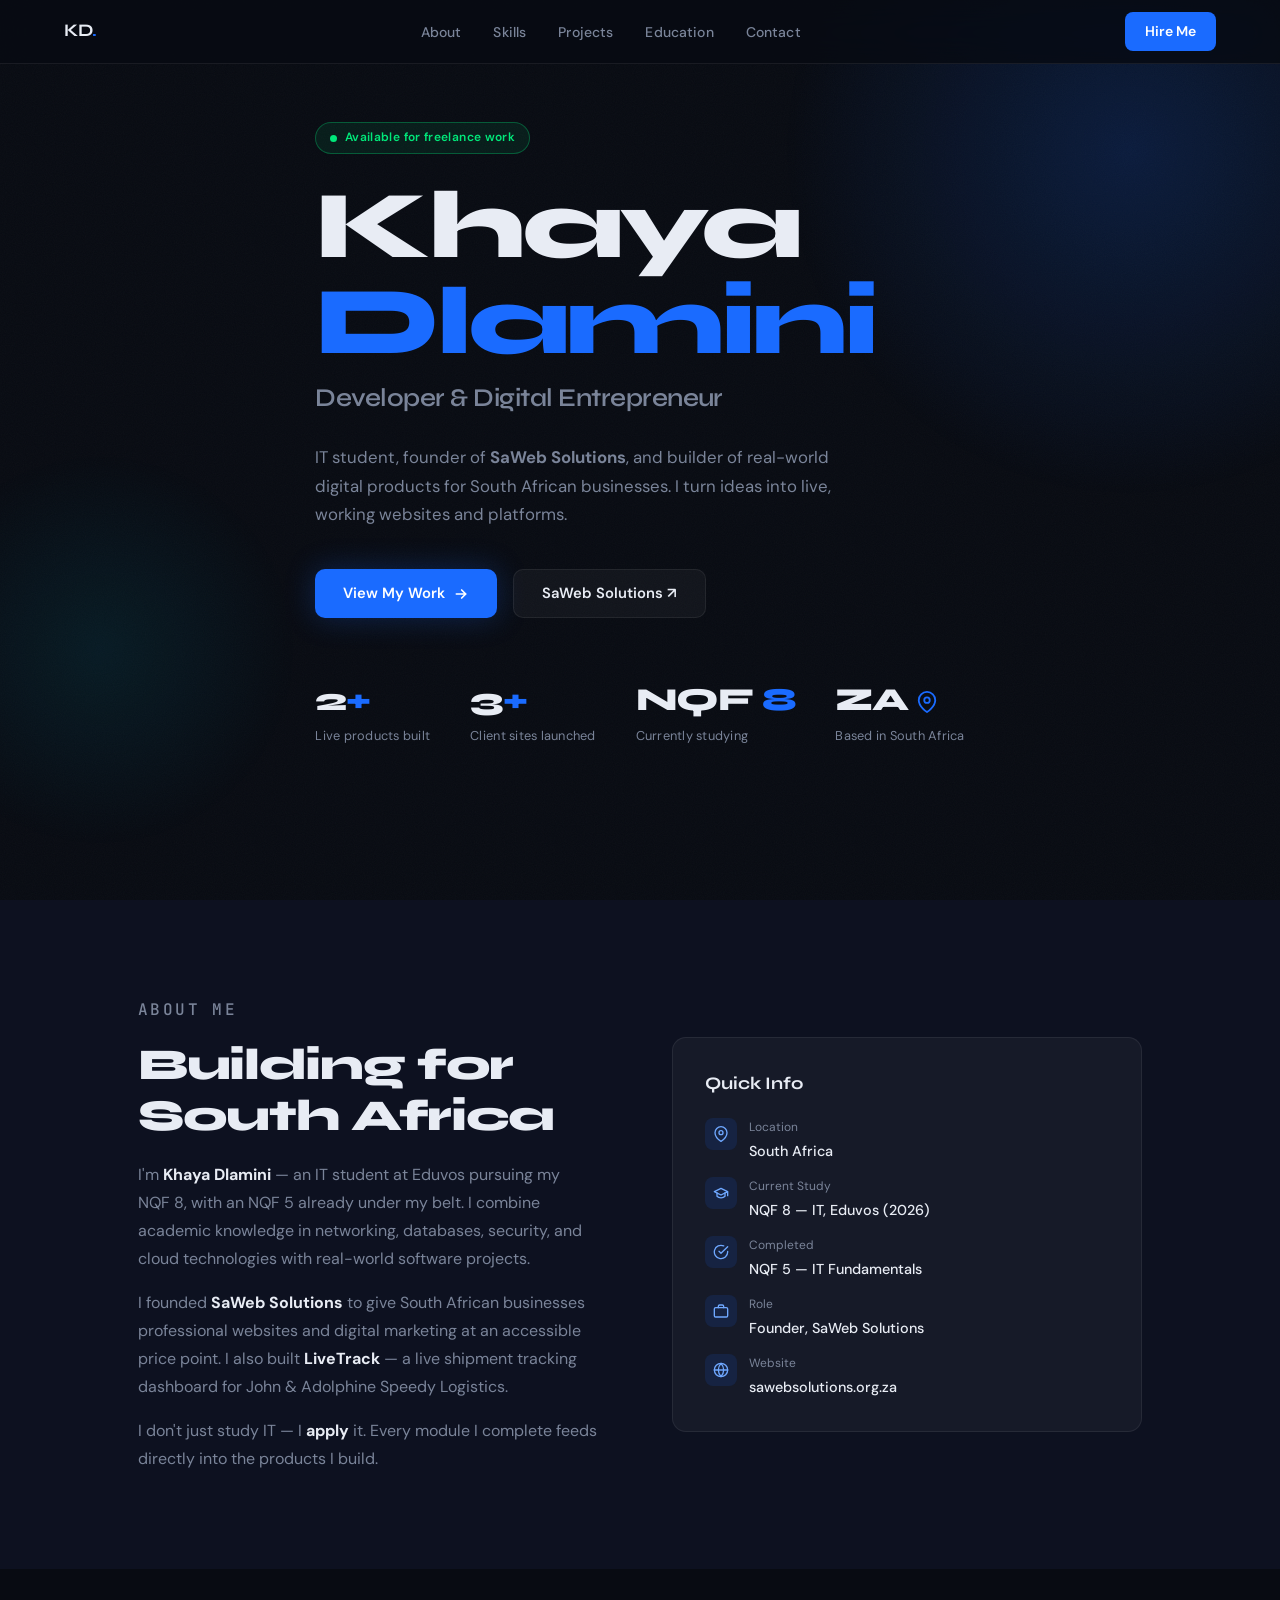
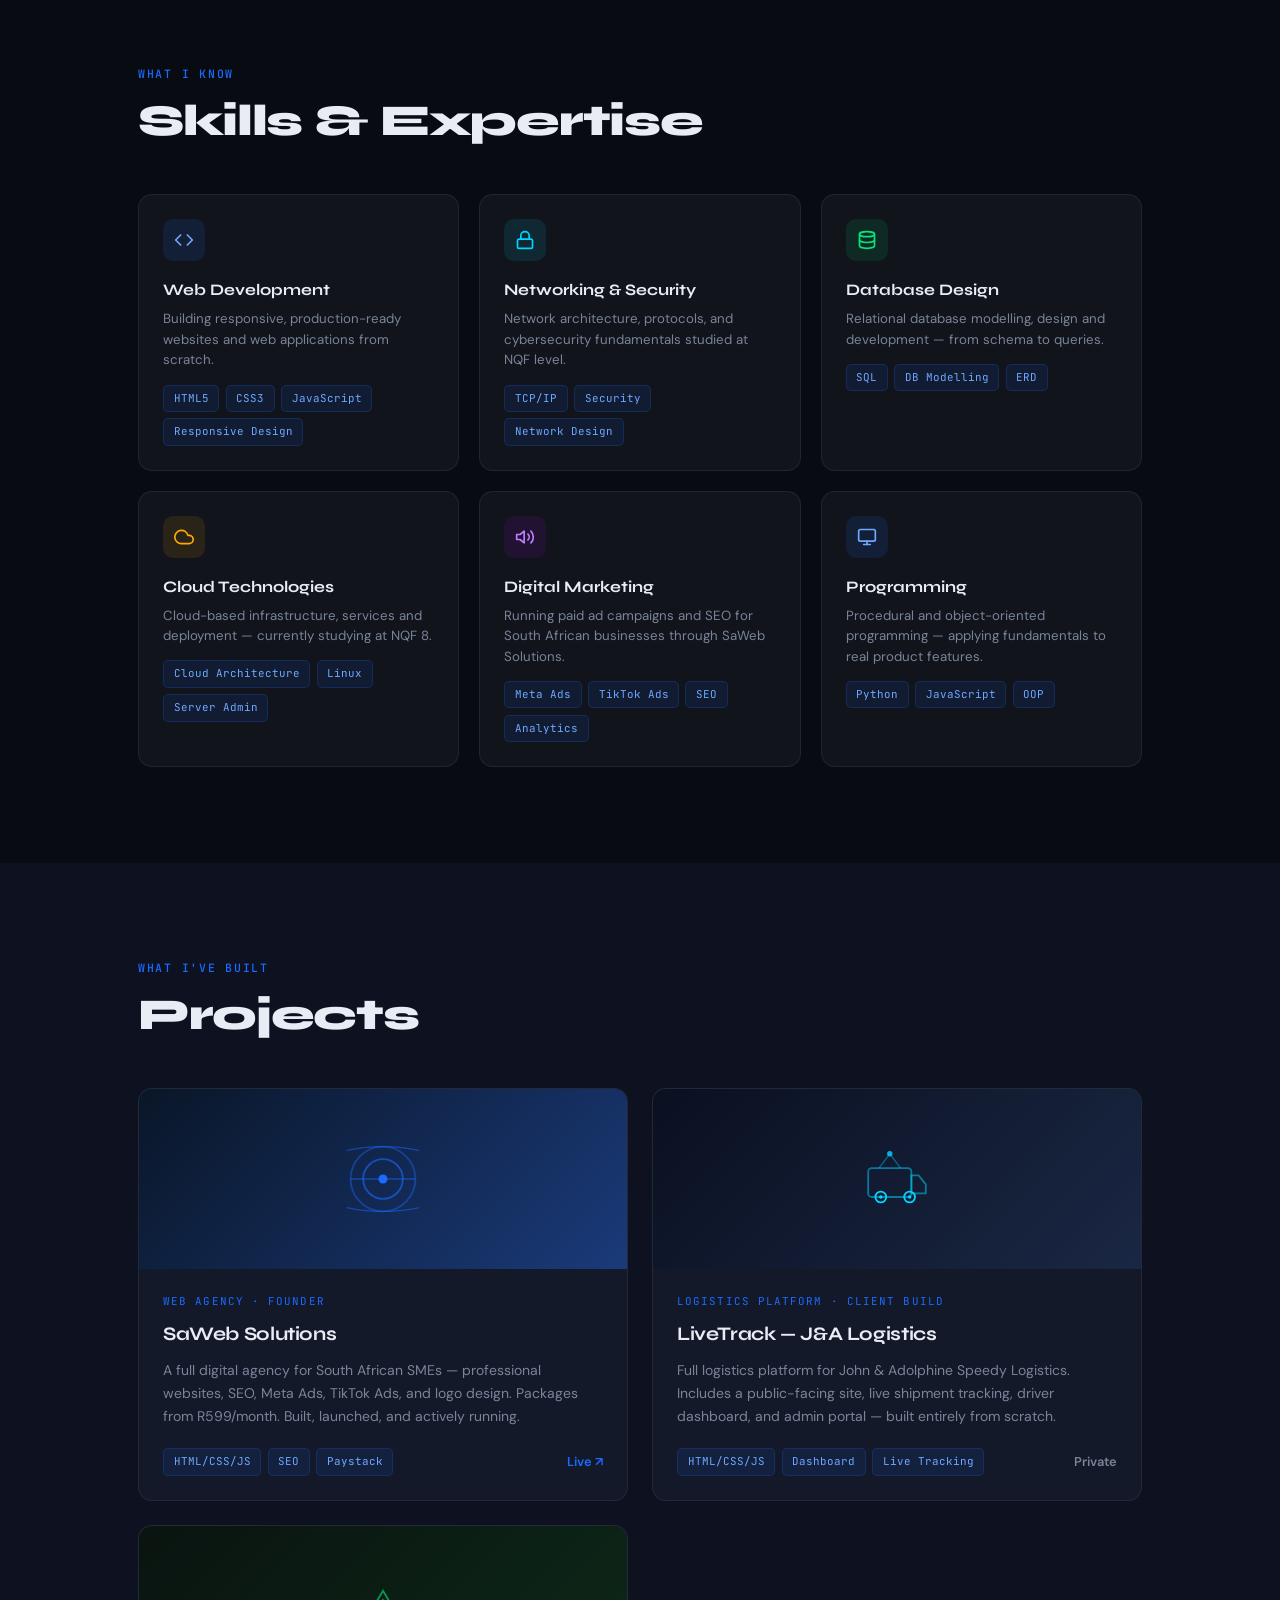
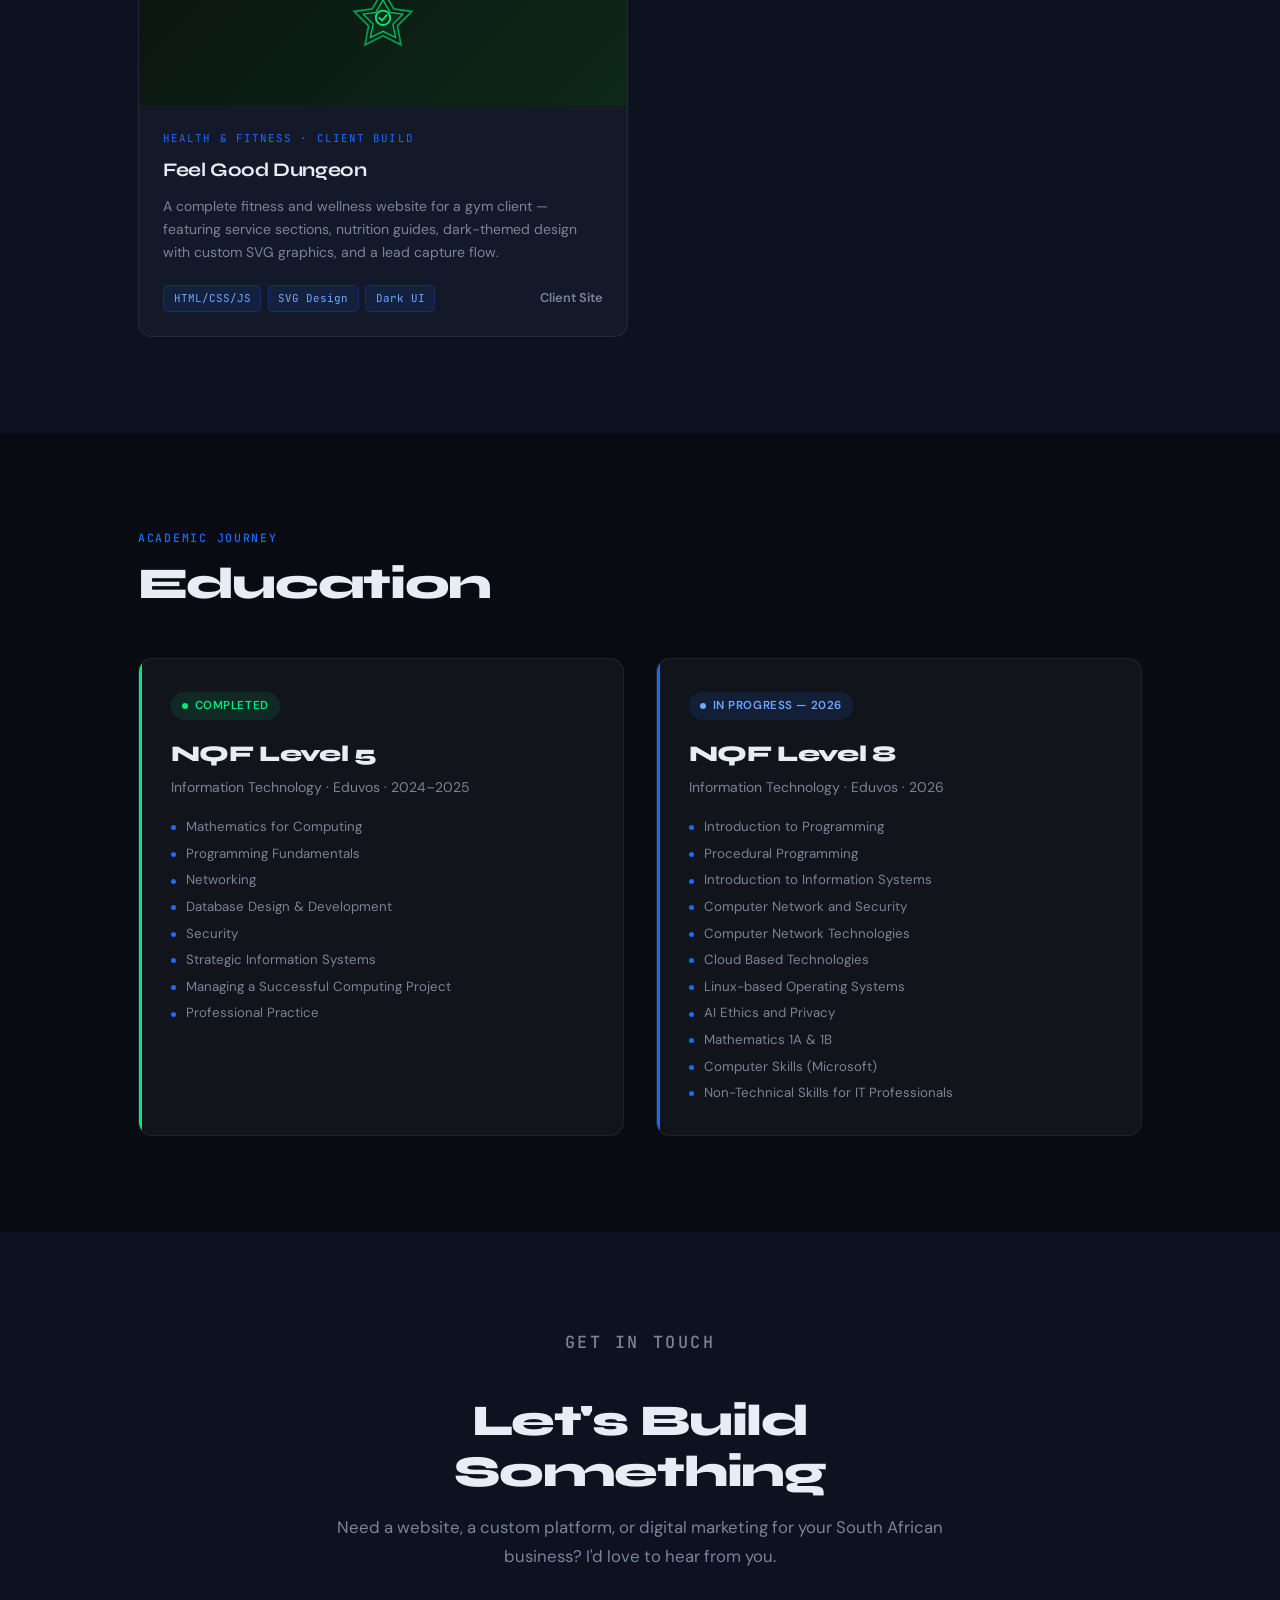
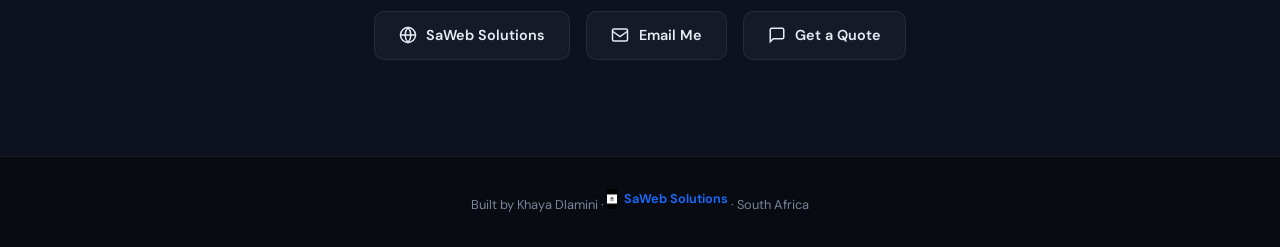
<file: khaya-portfolio.html>
<!DOCTYPE html>
<html lang="en">
<head>
  <meta charset="UTF-8" />
  <meta name="viewport" content="width=device-width, initial-scale=1.0" />
  <title>Khaya Dlamini — Developer & Digital Entrepreneur</title>
  <meta name="description" content="Khaya Dlamini — IT student, web developer, and founder of SaWeb Solutions. Building digital products for South Africa." />
  <link rel="preconnect" href="https://fonts.googleapis.com" />
  <link rel="preconnect" href="https://fonts.gstatic.com" crossorigin />
  <link href="https://fonts.googleapis.com/css2?family=Syne:wght@500;600;700;800&family=DM+Sans:ital,wght@0,300;0,400;0,500;0,600;1,400&family=JetBrains+Mono:wght@400;500&display=swap" rel="stylesheet" />
  <style>
    *, *::before, *::after { box-sizing: border-box; margin: 0; padding: 0; }

    :root {
      --bg:        #080b12;
      --bg2:       #0d1120;
      --bg3:       #131929;
      --border:    rgba(255,255,255,0.07);
      --blue:      #1a6bff;
      --blue-glow: rgba(26,107,255,0.25);
      --cyan:      #00d4ff;
      --green:     #00e87a;
      --text:      #e8ecf4;
      --muted:     #7a8499;
      --card:      rgba(255,255,255,0.04);
      --card-h:    rgba(255,255,255,0.07);
      --radius:    14px;
    }

    html { scroll-behavior: smooth; }

    body {
      font-family: 'DM Sans', sans-serif;
      background: var(--bg);
      color: var(--text);
      line-height: 1.6;
      overflow-x: hidden;
    }

    /* ─── Scrollbar ─── */
    ::-webkit-scrollbar { width: 5px; }
    ::-webkit-scrollbar-track { background: var(--bg); }
    ::-webkit-scrollbar-thumb { background: var(--blue); border-radius: 99px; }

    /* ─── Noise texture overlay ─── */
    body::before {
      content: '';
      position: fixed;
      inset: 0;
      background-image: url("data:image/svg+xml,%3Csvg xmlns='http://www.w3.org/2000/svg' width='300' height='300'%3E%3Cfilter id='n'%3E%3CfeTurbulence type='fractalNoise' baseFrequency='0.9' numOctaves='4' stitchTiles='stitch'/%3E%3C/filter%3E%3Crect width='300' height='300' filter='url(%23n)' opacity='0.03'/%3E%3C/svg%3E");
      pointer-events: none;
      z-index: 0;
    }

    /* ─── Nav ─── */
    nav {
      position: fixed;
      top: 0; left: 0; right: 0;
      z-index: 100;
      padding: 0 clamp(1.5rem, 5vw, 4rem);
      height: 64px;
      display: flex;
      align-items: center;
      justify-content: space-between;
      backdrop-filter: blur(16px) saturate(160%);
      background: rgba(8,11,18,0.85);
      border-bottom: 1px solid var(--border);
      transition: all 0.3s;
    }

    .nav-logo {
      font-family: 'Syne', sans-serif;
      font-size: 1.1rem;
      font-weight: 700;
      color: var(--text);
      text-decoration: none;
      letter-spacing: -0.01em;
    }
    .nav-logo span { color: var(--blue); }

    .nav-links {
      display: flex;
      gap: 2rem;
      list-style: none;
    }
    .nav-links a {
      font-size: 0.875rem;
      font-weight: 500;
      color: var(--muted);
      text-decoration: none;
      transition: color 0.2s;
      letter-spacing: 0.01em;
    }
    .nav-links a:hover { color: var(--text); }

    .nav-cta {
      padding: 0.5rem 1.25rem;
      background: var(--blue);
      color: #fff;
      border-radius: 8px;
      font-size: 0.875rem;
      font-weight: 600;
      text-decoration: none;
      transition: opacity 0.2s;
    }
    .nav-cta:hover { opacity: 0.85; }

    @media (max-width: 768px) {
      .nav-links { display: none; }
    }

    /* ─── Shared layout ─── */
    .container {
      max-width: 1100px;
      margin: 0 auto;
      padding: 0 clamp(1.5rem, 5vw, 3rem);
    }

    section { padding: 6rem 0; }

    .section-label {
      font-family: 'JetBrains Mono', monospace;
      font-size: 0.72rem;
      font-weight: 500;
      letter-spacing: 0.15em;
      text-transform: uppercase;
      color: var(--blue);
      margin-bottom: 0.75rem;
    }

    h2 {
      font-family: 'Syne', sans-serif;
      font-size: clamp(2rem, 4vw, 2.75rem);
      font-weight: 800;
      line-height: 1.15;
      letter-spacing: -0.03em;
      color: var(--text);
    }

    /* ─── Hero ─── */
    #hero {
      min-height: 100svh;
      display: flex;
      align-items: center;
      padding-top: 64px;
      position: relative;
      overflow: hidden;
    }

    .hero-glow {
      position: absolute;
      width: 700px;
      height: 700px;
      border-radius: 50%;
      background: radial-gradient(circle, rgba(26,107,255,0.18) 0%, transparent 70%);
      top: -200px;
      right: -200px;
      pointer-events: none;
    }
    .hero-glow-2 {
      position: absolute;
      width: 400px;
      height: 400px;
      border-radius: 50%;
      background: radial-gradient(circle, rgba(0,212,255,0.08) 0%, transparent 70%);
      bottom: 50px;
      left: -100px;
      pointer-events: none;
    }

    .hero-inner {
      position: relative;
      z-index: 1;
    }

    .hero-badge {
      display: inline-flex;
      align-items: center;
      gap: 0.5rem;
      padding: 0.35rem 0.85rem;
      border: 1px solid rgba(0,232,122,0.3);
      border-radius: 99px;
      background: rgba(0,232,122,0.08);
      font-size: 0.75rem;
      font-weight: 600;
      color: var(--green);
      margin-bottom: 1.5rem;
      letter-spacing: 0.03em;
    }
    .hero-badge::before {
      content: '';
      width: 7px;
      height: 7px;
      background: var(--green);
      border-radius: 50%;
      animation: pulse 2s infinite;
    }
    @keyframes pulse {
      0%, 100% { opacity: 1; transform: scale(1); }
      50% { opacity: 0.5; transform: scale(0.8); }
    }

    .hero-name {
      font-family: 'Syne', sans-serif;
      font-size: clamp(3rem, 8vw, 6rem);
      font-weight: 800;
      line-height: 1.0;
      letter-spacing: -0.04em;
      color: var(--text);
      margin-bottom: 0.5rem;
    }
    .hero-name .accent { color: var(--blue); }

    .hero-title {
      font-family: 'Syne', sans-serif;
      font-size: clamp(1.1rem, 2.5vw, 1.6rem);
      font-weight: 600;
      color: var(--muted);
      margin-bottom: 1.5rem;
      letter-spacing: -0.02em;
    }

    .hero-desc {
      max-width: 520px;
      font-size: 1.05rem;
      color: var(--muted);
      line-height: 1.7;
      margin-bottom: 2.5rem;
    }

    .hero-ctas {
      display: flex;
      gap: 1rem;
      flex-wrap: wrap;
    }

    .btn-primary {
      display: inline-flex;
      align-items: center;
      gap: 0.5rem;
      padding: 0.75rem 1.75rem;
      background: var(--blue);
      color: #fff;
      border-radius: 10px;
      font-size: 0.925rem;
      font-weight: 600;
      text-decoration: none;
      transition: all 0.2s;
      box-shadow: 0 0 30px var(--blue-glow);
    }
    .btn-primary:hover { opacity: 0.88; transform: translateY(-1px); }

    .btn-ghost {
      display: inline-flex;
      align-items: center;
      gap: 0.5rem;
      padding: 0.75rem 1.75rem;
      border: 1px solid var(--border);
      color: var(--text);
      border-radius: 10px;
      font-size: 0.925rem;
      font-weight: 600;
      text-decoration: none;
      transition: all 0.2s;
      background: var(--card);
    }
    .btn-ghost:hover { background: var(--card-h); border-color: rgba(255,255,255,0.15); }

    .hero-stats {
      display: flex;
      gap: 2.5rem;
      margin-top: 3.5rem;
      flex-wrap: wrap;
    }
    .stat-item { }
    .stat-num {
      font-family: 'Syne', sans-serif;
      font-size: 2rem;
      font-weight: 800;
      color: var(--text);
      letter-spacing: -0.04em;
    }
    .stat-num span { color: var(--blue); }
    .stat-label {
      font-size: 0.8rem;
      color: var(--muted);
      letter-spacing: 0.02em;
    }

    /* ─── About ─── */
    #about { background: var(--bg2); }

    .about-grid {
      display: grid;
      grid-template-columns: 1fr 1fr;
      gap: 4rem;
      align-items: center;
    }
    @media (max-width: 768px) {
      .about-grid { grid-template-columns: 1fr; gap: 2.5rem; }
    }

    .about-text p {
      color: var(--muted);
      font-size: 1rem;
      line-height: 1.75;
      margin-bottom: 1rem;
    }
    .about-text p strong { color: var(--text); }
    .about-text p:last-child { margin-bottom: 0; }

    .about-card {
      background: var(--card);
      border: 1px solid var(--border);
      border-radius: var(--radius);
      padding: 2rem;
    }

    .about-card-title {
      font-family: 'Syne', sans-serif;
      font-size: 1.1rem;
      font-weight: 700;
      margin-bottom: 1.25rem;
      color: var(--text);
    }

    .info-row {
      display: flex;
      gap: 0.75rem;
      align-items: flex-start;
      margin-bottom: 0.9rem;
    }
    .info-row:last-child { margin-bottom: 0; }
    .info-icon {
      width: 32px;
      height: 32px;
      border-radius: 8px;
      background: rgba(26,107,255,0.12);
      display: flex;
      align-items: center;
      justify-content: center;
      flex-shrink: 0;
      font-size: 0.9rem;
    }
    .info-label { font-size: 0.75rem; color: var(--muted); margin-bottom: 0.15rem; }
    .info-val { font-size: 0.9rem; font-weight: 500; color: var(--text); }

    /* ─── Skills ─── */
    #skills { }

    .skills-grid {
      display: grid;
      grid-template-columns: repeat(auto-fit, minmax(260px, 1fr));
      gap: 1.25rem;
      margin-top: 3rem;
    }

    .skill-card {
      background: var(--card);
      border: 1px solid var(--border);
      border-radius: var(--radius);
      padding: 1.5rem;
      transition: all 0.2s;
    }
    .skill-card:hover {
      background: var(--card-h);
      border-color: rgba(26,107,255,0.3);
      transform: translateY(-2px);
    }

    .skill-icon {
      width: 42px;
      height: 42px;
      border-radius: 10px;
      display: flex;
      align-items: center;
      justify-content: center;
      margin-bottom: 1rem;
    }

    .skill-name {
      font-family: 'Syne', sans-serif;
      font-size: 1rem;
      font-weight: 700;
      margin-bottom: 0.4rem;
      color: var(--text);
    }

    .skill-desc {
      font-size: 0.83rem;
      color: var(--muted);
      line-height: 1.55;
    }

    .skill-tags {
      display: flex;
      flex-wrap: wrap;
      gap: 0.4rem;
      margin-top: 0.85rem;
    }
    .tag {
      font-family: 'JetBrains Mono', monospace;
      font-size: 0.68rem;
      padding: 0.25rem 0.6rem;
      border-radius: 5px;
      background: rgba(26,107,255,0.1);
      color: #6fa8ff;
      border: 1px solid rgba(26,107,255,0.2);
    }

    /* ─── Projects ─── */
    #projects { background: var(--bg2); }

    .projects-grid {
      display: grid;
      grid-template-columns: repeat(auto-fit, minmax(320px, 1fr));
      gap: 1.5rem;
      margin-top: 3rem;
    }

    .project-card {
      background: var(--bg3);
      border: 1px solid var(--border);
      border-radius: var(--radius);
      overflow: hidden;
      transition: all 0.25s;
      display: flex;
      flex-direction: column;
    }
    .project-card:hover {
      border-color: rgba(26,107,255,0.4);
      transform: translateY(-3px);
      box-shadow: 0 16px 48px rgba(0,0,0,0.4);
    }

    .project-thumb {
      height: 180px;
      display: flex;
      align-items: center;
      justify-content: center;
      position: relative;
      overflow: hidden;
      font-size: 3rem;
    }

    .project-body {
      padding: 1.5rem;
      flex: 1;
      display: flex;
      flex-direction: column;
    }

    .project-type {
      font-family: 'JetBrains Mono', monospace;
      font-size: 0.68rem;
      letter-spacing: 0.1em;
      text-transform: uppercase;
      color: var(--blue);
      margin-bottom: 0.5rem;
    }

    .project-name {
      font-family: 'Syne', sans-serif;
      font-size: 1.2rem;
      font-weight: 700;
      color: var(--text);
      margin-bottom: 0.6rem;
      letter-spacing: -0.02em;
    }

    .project-desc {
      font-size: 0.875rem;
      color: var(--muted);
      line-height: 1.65;
      flex: 1;
      margin-bottom: 1.25rem;
    }

    .project-footer {
      display: flex;
      align-items: center;
      justify-content: space-between;
      gap: 0.75rem;
    }

    .project-tags { display: flex; flex-wrap: wrap; gap: 0.4rem; }

    .project-link {
      display: inline-flex;
      align-items: center;
      gap: 0.35rem;
      font-size: 0.8rem;
      font-weight: 600;
      color: var(--blue);
      text-decoration: none;
      flex-shrink: 0;
      transition: gap 0.2s;
    }
    .project-link:hover { gap: 0.55rem; }

    /* ─── Education ─── */
    #education { }

    .edu-grid {
      display: grid;
      grid-template-columns: 1fr 1fr;
      gap: 2rem;
      margin-top: 3rem;
    }
    @media (max-width: 768px) {
      .edu-grid { grid-template-columns: 1fr; }
    }

    .edu-card {
      background: var(--card);
      border: 1px solid var(--border);
      border-radius: var(--radius);
      padding: 2rem;
      position: relative;
      overflow: hidden;
    }
    .edu-card::before {
      content: '';
      position: absolute;
      top: 0; left: 0;
      width: 3px;
      height: 100%;
      border-radius: 3px;
    }
    .edu-card.done::before { background: var(--green); }
    .edu-card.active::before { background: var(--blue); }

    .edu-status {
      display: inline-flex;
      align-items: center;
      gap: 0.4rem;
      font-size: 0.72rem;
      font-weight: 600;
      padding: 0.3rem 0.7rem;
      border-radius: 99px;
      margin-bottom: 1rem;
      letter-spacing: 0.05em;
      text-transform: uppercase;
    }
    .edu-status.done { background: rgba(0,232,122,0.1); color: var(--green); }
    .edu-status.active { background: rgba(26,107,255,0.12); color: #6fa8ff; }
    .edu-status::before {
      content: '';
      width: 6px; height: 6px;
      border-radius: 50%;
      background: currentColor;
    }

    .edu-level {
      font-family: 'Syne', sans-serif;
      font-size: 1.4rem;
      font-weight: 800;
      color: var(--text);
      margin-bottom: 0.25rem;
      letter-spacing: -0.03em;
    }

    .edu-institution {
      font-size: 0.875rem;
      color: var(--muted);
      margin-bottom: 1.25rem;
    }

    .module-list {
      list-style: none;
      display: flex;
      flex-direction: column;
      gap: 0.5rem;
    }
    .module-list li {
      display: flex;
      align-items: flex-start;
      gap: 0.6rem;
      font-size: 0.83rem;
      color: var(--muted);
      line-height: 1.4;
    }
    .module-list li::before {
      content: '';
      width: 5px;
      height: 5px;
      border-radius: 50%;
      background: var(--blue);
      flex-shrink: 0;
      margin-top: 0.45rem;
    }

    /* ─── Contact ─── */
    #contact { background: var(--bg2); }

    .contact-inner {
      max-width: 640px;
      margin: 0 auto;
      text-align: center;
    }

    .contact-inner h2 { margin-bottom: 1rem; }

    .contact-inner p {
      color: var(--muted);
      font-size: 1.05rem;
      margin-bottom: 2.5rem;
      line-height: 1.7;
    }

    .contact-links {
      display: flex;
      flex-wrap: wrap;
      gap: 1rem;
      justify-content: center;
    }

    .contact-link {
      display: inline-flex;
      align-items: center;
      gap: 0.6rem;
      padding: 0.75rem 1.5rem;
      border: 1px solid var(--border);
      border-radius: 10px;
      font-size: 0.9rem;
      font-weight: 600;
      color: var(--text);
      text-decoration: none;
      background: var(--card);
      transition: all 0.2s;
    }
    .contact-link:hover {
      border-color: rgba(26,107,255,0.4);
      background: rgba(26,107,255,0.08);
      color: #6fa8ff;
    }

    /* ─── Footer ─── */
    footer {
      padding: 2rem 0;
      text-align: center;
      font-size: 0.8rem;
      color: var(--muted);
      border-top: 1px solid var(--border);
    }
    footer a { color: var(--blue); text-decoration: none; }
    .footer-brand {
      display: inline-flex;
      align-items: center;
      gap: 0.45rem;
      color: var(--blue);
      text-decoration: none;
      font-weight: 600;
      transition: opacity 0.2s;
    }
    .footer-brand:hover { opacity: 0.8; }
    .footer-brand img {
      height: 20px;
      width: auto;
      display: block;
    }

    /* ─── Fade-in animations ─── */
    .fade-up {
      opacity: 0;
      transform: translateY(24px);
      transition: opacity 0.55s ease, transform 0.55s ease;
    }
    .fade-up.visible {
      opacity: 1;
      transform: none;
    }
  </style>
</head>
<body>

  <!-- NAV -->
  <nav>
    <a href="#hero" class="nav-logo">KD<span>.</span></a>
    <ul class="nav-links">
      <li><a href="#about">About</a></li>
      <li><a href="#skills">Skills</a></li>
      <li><a href="#projects">Projects</a></li>
      <li><a href="#education">Education</a></li>
      <li><a href="#contact">Contact</a></li>
    </ul>
    <a href="#contact" class="nav-cta">Hire Me</a>
  </nav>

  <!-- HERO -->
  <section id="hero">
    <div class="hero-glow"></div>
    <div class="hero-glow-2"></div>
    <div class="container hero-inner">
      <div class="hero-badge">Available for freelance work</div>
      <h1 class="hero-name">Khaya<br><span class="accent">Dlamini</span></h1>
      <p class="hero-title">Developer &amp; Digital Entrepreneur</p>
      <p class="hero-desc">
        IT student, founder of <strong>SaWeb Solutions</strong>, and builder of real-world digital products for South African businesses. I turn ideas into live, working websites and platforms.
      </p>
      <div class="hero-ctas">
        <a href="#projects" class="btn-primary">
          View My Work
          <svg width="16" height="16" viewBox="0 0 24 24" fill="none" stroke="currentColor" stroke-width="2.5" stroke-linecap="round"><path d="M5 12h14M13 6l6 6-6 6"/></svg>
        </a>
        <a href="https://sawebsolutions.org.za" target="_blank" class="btn-ghost">SaWeb Solutions ↗</a>
      </div>
      <div class="hero-stats">
        <div class="stat-item">
          <div class="stat-num">2<span>+</span></div>
          <div class="stat-label">Live products built</div>
        </div>
        <div class="stat-item">
          <div class="stat-num">3<span>+</span></div>
          <div class="stat-label">Client sites launched</div>
        </div>
        <div class="stat-item">
          <div class="stat-num">NQF<span> 8</span></div>
          <div class="stat-label">Currently studying</div>
        </div>
        <div class="stat-item">
          <div class="stat-num">ZA
            <svg width="22" height="22" viewBox="0 0 24 24" fill="none" stroke="#1a6bff" stroke-width="2" stroke-linecap="round" stroke-linejoin="round" style="vertical-align:-3px"><path d="M21 10c0 7-9 13-9 13s-9-6-9-13a9 9 0 0 1 18 0z"/><circle cx="12" cy="10" r="3"/></svg>
          </div>
          <div class="stat-label">Based in South Africa</div>
        </div>
      </div>
    </div>
  </section>

  <!-- ABOUT -->
  <section id="about">
    <div class="container">
      <div class="about-grid">
        <div class="about-text fade-up">
          <p class="section-label">About Me</p>
          <h2 style="margin-bottom:1.25rem">Building for<br>South Africa</h2>
          <p>
            I'm <strong>Khaya Dlamini</strong> — an IT student at Eduvos pursuing my NQF&nbsp;8, with an NQF&nbsp;5 already under my belt. I combine academic knowledge in networking, databases, security, and cloud technologies with real-world software projects.
          </p>
          <p>
            I founded <strong>SaWeb Solutions</strong> to give South African businesses professional websites and digital marketing at an accessible price point. I also built <strong>LiveTrack</strong> — a live shipment tracking dashboard for John &amp; Adolphine Speedy Logistics.
          </p>
          <p>
            I don't just study IT — I <strong>apply</strong> it. Every module I complete feeds directly into the products I build.
          </p>
        </div>
        <div class="fade-up" style="transition-delay:0.1s">
          <div class="about-card">
            <div class="about-card-title">Quick Info</div>
            <div class="info-row">
              <div class="info-icon"><svg width="16" height="16" viewBox="0 0 24 24" fill="none" stroke="#6fa8ff" stroke-width="2" stroke-linecap="round" stroke-linejoin="round"><path d="M21 10c0 7-9 13-9 13s-9-6-9-13a9 9 0 0 1 18 0z"/><circle cx="12" cy="10" r="3"/></svg></div>
              <div>
                <div class="info-label">Location</div>
                <div class="info-val">South Africa</div>
              </div>
            </div>
            <div class="info-row">
              <div class="info-icon"><svg width="16" height="16" viewBox="0 0 24 24" fill="none" stroke="#6fa8ff" stroke-width="2" stroke-linecap="round" stroke-linejoin="round"><path d="M22 10v6M2 10l10-5 10 5-10 5z"/><path d="M6 12v5c3 3 9 3 12 0v-5"/></svg></div>
              <div>
                <div class="info-label">Current Study</div>
                <div class="info-val">NQF 8 — IT, Eduvos (2026)</div>
              </div>
            </div>
            <div class="info-row">
              <div class="info-icon"><svg width="16" height="16" viewBox="0 0 24 24" fill="none" stroke="#6fa8ff" stroke-width="2" stroke-linecap="round" stroke-linejoin="round"><path d="M22 11.08V12a10 10 0 1 1-5.93-9.14"/><polyline points="22 4 12 14.01 9 11.01"/></svg></div>
              <div>
                <div class="info-label">Completed</div>
                <div class="info-val">NQF 5 — IT Fundamentals</div>
              </div>
            </div>
            <div class="info-row">
              <div class="info-icon"><svg width="16" height="16" viewBox="0 0 24 24" fill="none" stroke="#6fa8ff" stroke-width="2" stroke-linecap="round" stroke-linejoin="round"><rect x="2" y="7" width="20" height="14" rx="2"/><path d="M16 7V5a2 2 0 0 0-2-2h-4a2 2 0 0 0-2 2v2"/></svg></div>
              <div>
                <div class="info-label">Role</div>
                <div class="info-val">Founder, SaWeb Solutions</div>
              </div>
            </div>
            <div class="info-row">
              <div class="info-icon"><svg width="16" height="16" viewBox="0 0 24 24" fill="none" stroke="#6fa8ff" stroke-width="2" stroke-linecap="round" stroke-linejoin="round"><circle cx="12" cy="12" r="10"/><line x1="2" y1="12" x2="22" y2="12"/><path d="M12 2a15.3 15.3 0 0 1 4 10 15.3 15.3 0 0 1-4 10 15.3 15.3 0 0 1-4-10 15.3 15.3 0 0 1 4-10z"/></svg></div>
              <div>
                <div class="info-label">Website</div>
                <div class="info-val">sawebsolutions.org.za</div>
              </div>
            </div>
          </div>
        </div>
      </div>
    </div>
  </section>

  <!-- SKILLS -->
  <section id="skills">
    <div class="container">
      <p class="section-label fade-up">What I Know</p>
      <h2 class="fade-up">Skills &amp; Expertise</h2>
      <div class="skills-grid">

        <div class="skill-card fade-up">
          <div class="skill-icon" style="background:rgba(26,107,255,0.12)"><svg width="20" height="20" viewBox="0 0 24 24" fill="none" stroke="#6fa8ff" stroke-width="2" stroke-linecap="round" stroke-linejoin="round"><polyline points="16 18 22 12 16 6"/><polyline points="8 6 2 12 8 18"/></svg></div>
          <div class="skill-name">Web Development</div>
          <div class="skill-desc">Building responsive, production-ready websites and web applications from scratch.</div>
          <div class="skill-tags">
            <span class="tag">HTML5</span>
            <span class="tag">CSS3</span>
            <span class="tag">JavaScript</span>
            <span class="tag">Responsive Design</span>
          </div>
        </div>

        <div class="skill-card fade-up" style="transition-delay:0.05s">
          <div class="skill-icon" style="background:rgba(0,212,255,0.1)"><svg width="20" height="20" viewBox="0 0 24 24" fill="none" stroke="#00d4ff" stroke-width="2" stroke-linecap="round" stroke-linejoin="round"><rect x="3" y="11" width="18" height="11" rx="2"/><path d="M7 11V7a5 5 0 0 1 10 0v4"/></svg></div>
          <div class="skill-name">Networking &amp; Security</div>
          <div class="skill-desc">Network architecture, protocols, and cybersecurity fundamentals studied at NQF level.</div>
          <div class="skill-tags">
            <span class="tag">TCP/IP</span>
            <span class="tag">Security</span>
            <span class="tag">Network Design</span>
          </div>
        </div>

        <div class="skill-card fade-up" style="transition-delay:0.1s">
          <div class="skill-icon" style="background:rgba(0,232,122,0.1)"><svg width="20" height="20" viewBox="0 0 24 24" fill="none" stroke="#00e87a" stroke-width="2" stroke-linecap="round" stroke-linejoin="round"><ellipse cx="12" cy="5" rx="9" ry="3"/><path d="M21 12c0 1.66-4 3-9 3s-9-1.34-9-3"/><path d="M3 5v14c0 1.66 4 3 9 3s9-1.34 9-3V5"/></svg></div>
          <div class="skill-name">Database Design</div>
          <div class="skill-desc">Relational database modelling, design and development — from schema to queries.</div>
          <div class="skill-tags">
            <span class="tag">SQL</span>
            <span class="tag">DB Modelling</span>
            <span class="tag">ERD</span>
          </div>
        </div>

        <div class="skill-card fade-up" style="transition-delay:0.05s">
          <div class="skill-icon" style="background:rgba(255,170,0,0.1)"><svg width="20" height="20" viewBox="0 0 24 24" fill="none" stroke="#ffaa00" stroke-width="2" stroke-linecap="round" stroke-linejoin="round"><path d="M18 10h-1.26A8 8 0 1 0 9 20h9a5 5 0 0 0 0-10z"/></svg></div>
          <div class="skill-name">Cloud Technologies</div>
          <div class="skill-desc">Cloud-based infrastructure, services and deployment — currently studying at NQF 8.</div>
          <div class="skill-tags">
            <span class="tag">Cloud Architecture</span>
            <span class="tag">Linux</span>
            <span class="tag">Server Admin</span>
          </div>
        </div>

        <div class="skill-card fade-up" style="transition-delay:0.1s">
          <div class="skill-icon" style="background:rgba(180,0,255,0.1)"><svg width="20" height="20" viewBox="0 0 24 24" fill="none" stroke="#bf7fff" stroke-width="2" stroke-linecap="round" stroke-linejoin="round"><polygon points="11 5 6 9 2 9 2 15 6 15 11 19 11 5"/><path d="M15.54 8.46a5 5 0 0 1 0 7.07"/><path d="M19.07 4.93a10 10 0 0 1 0 14.14"/></svg></div>
          <div class="skill-name">Digital Marketing</div>
          <div class="skill-desc">Running paid ad campaigns and SEO for South African businesses through SaWeb Solutions.</div>
          <div class="skill-tags">
            <span class="tag">Meta Ads</span>
            <span class="tag">TikTok Ads</span>
            <span class="tag">SEO</span>
            <span class="tag">Analytics</span>
          </div>
        </div>

        <div class="skill-card fade-up" style="transition-delay:0.15s">
          <div class="skill-icon" style="background:rgba(26,107,255,0.12)"><svg width="20" height="20" viewBox="0 0 24 24" fill="none" stroke="#6fa8ff" stroke-width="2" stroke-linecap="round" stroke-linejoin="round"><rect x="2" y="3" width="20" height="14" rx="2"/><line x1="8" y1="21" x2="16" y2="21"/><line x1="12" y1="17" x2="12" y2="21"/></svg></div>
          <div class="skill-name">Programming</div>
          <div class="skill-desc">Procedural and object-oriented programming — applying fundamentals to real product features.</div>
          <div class="skill-tags">
            <span class="tag">Python</span>
            <span class="tag">JavaScript</span>
            <span class="tag">OOP</span>
          </div>
        </div>

      </div>
    </div>
  </section>

  <!-- PROJECTS -->
  <section id="projects">
    <div class="container">
      <p class="section-label fade-up">What I've Built</p>
      <h2 class="fade-up">Projects</h2>
      <div class="projects-grid">

        <!-- SaWeb Solutions -->
        <div class="project-card fade-up">
          <div class="project-thumb" style="background: linear-gradient(135deg, #0a1628 0%, #1a3a7a 100%);">
            <svg width="72" height="72" viewBox="0 0 80 80" fill="none">
              <circle cx="40" cy="40" r="36" stroke="#1a6bff" stroke-width="2" opacity="0.4"/>
              <circle cx="40" cy="40" r="22" stroke="#1a6bff" stroke-width="2" opacity="0.6"/>
              <path d="M4 40h72M40 4a56 24 0 0 1 0 72A56 24 0 0 1 40 4z" stroke="#1a6bff" stroke-width="1.5" opacity="0.5"/>
              <circle cx="40" cy="40" r="5" fill="#1a6bff"/>
            </svg>
          </div>
          <div class="project-body">
            <div class="project-type">Web Agency · Founder</div>
            <div class="project-name">SaWeb Solutions</div>
            <div class="project-desc">
              A full digital agency for South African SMEs — professional websites, SEO, Meta Ads, TikTok Ads, and logo design. Packages from R599/month. Built, launched, and actively running.
            </div>
            <div class="project-footer">
              <div class="project-tags">
                <span class="tag">HTML/CSS/JS</span>
                <span class="tag">SEO</span>
                <span class="tag">Paystack</span>
              </div>
              <a href="https://sawebsolutions.org.za" target="_blank" class="project-link">
                Live ↗
              </a>
            </div>
          </div>
        </div>

        <!-- LiveTrack / John & Adolphine -->
        <div class="project-card fade-up" style="transition-delay:0.1s">
          <div class="project-thumb" style="background: linear-gradient(135deg, #0a1020 0%, #1A2744 100%);">
            <svg width="72" height="72" viewBox="0 0 80 80" fill="none">
              <rect x="8" y="28" width="48" height="32" rx="4" stroke="#00d4ff" stroke-width="2" opacity="0.5"/>
              <path d="M56 36h8l8 10v10H56V36z" stroke="#00d4ff" stroke-width="2" opacity="0.5"/>
              <circle cx="22" cy="60" r="6" stroke="#00d4ff" stroke-width="2"/>
              <circle cx="54" cy="60" r="6" stroke="#00d4ff" stroke-width="2"/>
              <circle cx="22" cy="60" r="2" fill="#00d4ff"/>
              <circle cx="54" cy="60" r="2" fill="#00d4ff"/>
              <path d="M20 28 L32 12 L44 28" stroke="#00d4ff" stroke-width="1.5" opacity="0.4"/>
              <circle cx="32" cy="12" r="3" fill="#00d4ff" opacity="0.8"/>
            </svg>
          </div>
          <div class="project-body">
            <div class="project-type">Logistics Platform · Client Build</div>
            <div class="project-name">LiveTrack — J&amp;A Logistics</div>
            <div class="project-desc">
              Full logistics platform for John &amp; Adolphine Speedy Logistics. Includes a public-facing site, live shipment tracking, driver dashboard, and admin portal — built entirely from scratch.
            </div>
            <div class="project-footer">
              <div class="project-tags">
                <span class="tag">HTML/CSS/JS</span>
                <span class="tag">Dashboard</span>
                <span class="tag">Live Tracking</span>
              </div>
              <span class="project-link" style="color:var(--muted); cursor:default">Private</span>
            </div>
          </div>
        </div>

        <!-- Feel Good Dungeon -->
        <div class="project-card fade-up" style="transition-delay:0.2s">
          <div class="project-thumb" style="background: linear-gradient(135deg, #0a1410 0%, #0d2818 100%);">
            <svg width="72" height="72" viewBox="0 0 80 80" fill="none">
              <path d="M40 12 L52 32 L72 35 L56 51 L60 72 L40 62 L20 72 L24 51 L8 35 L28 32 Z" stroke="#00e87a" stroke-width="2" opacity="0.6"/>
              <path d="M40 22 L48 36 L62 38 L51 49 L54 64 L40 57 L26 64 L29 49 L18 38 L32 36 Z" fill="rgba(0,232,122,0.08)" stroke="#00e87a" stroke-width="1.5" opacity="0.8"/>
              <circle cx="40" cy="42" r="8" stroke="#00e87a" stroke-width="2"/>
              <path d="M36 42 l3 3 5-6" stroke="#00e87a" stroke-width="2" stroke-linecap="round"/>
            </svg>
          </div>
          <div class="project-body">
            <div class="project-type">Health &amp; Fitness · Client Build</div>
            <div class="project-name">Feel Good Dungeon</div>
            <div class="project-desc">
              A complete fitness and wellness website for a gym client — featuring service sections, nutrition guides, dark-themed design with custom SVG graphics, and a lead capture flow.
            </div>
            <div class="project-footer">
              <div class="project-tags">
                <span class="tag">HTML/CSS/JS</span>
                <span class="tag">SVG Design</span>
                <span class="tag">Dark UI</span>
              </div>
              <span class="project-link" style="color:var(--muted); cursor:default">Client Site</span>
            </div>
          </div>
        </div>

      </div>
    </div>
  </section>

  <!-- EDUCATION -->
  <section id="education">
    <div class="container">
      <p class="section-label fade-up">Academic Journey</p>
      <h2 class="fade-up">Education</h2>
      <div class="edu-grid">

        <!-- NQF 5 -->
        <div class="edu-card done fade-up">
          <div class="edu-status done">Completed</div>
          <div class="edu-level">NQF Level 5</div>
          <div class="edu-institution">Information Technology · Eduvos · 2024–2025</div>
          <ul class="module-list">
            <li>Mathematics for Computing</li>
            <li>Programming Fundamentals</li>
            <li>Networking</li>
            <li>Database Design &amp; Development</li>
            <li>Security</li>
            <li>Strategic Information Systems</li>
            <li>Managing a Successful Computing Project</li>
            <li>Professional Practice</li>
          </ul>
        </div>

        <!-- NQF 8 -->
        <div class="edu-card active fade-up" style="transition-delay:0.1s">
          <div class="edu-status active">In Progress — 2026</div>
          <div class="edu-level">NQF Level 8</div>
          <div class="edu-institution">Information Technology · Eduvos · 2026</div>
          <ul class="module-list">
            <li>Introduction to Programming</li>
            <li>Procedural Programming</li>
            <li>Introduction to Information Systems</li>
            <li>Computer Network and Security</li>
            <li>Computer Network Technologies</li>
            <li>Cloud Based Technologies</li>
            <li>Linux-based Operating Systems</li>
            <li>AI Ethics and Privacy</li>
            <li>Mathematics 1A &amp; 1B</li>
            <li>Computer Skills (Microsoft)</li>
            <li>Non-Technical Skills for IT Professionals</li>
          </ul>
        </div>

      </div>
    </div>
  </section>

  <!-- CONTACT -->
  <section id="contact">
    <div class="container">
      <div class="contact-inner">
        <p class="section-label">Get In Touch</p>
        <h2 class="fade-up">Let's Build Something</h2>
        <p class="fade-up">
          Need a website, a custom platform, or digital marketing for your South African business? I'd love to hear from you.
        </p>
        <div class="contact-links fade-up">
          <a href="https://sawebsolutions.org.za" target="_blank" class="contact-link">
            <svg width="18" height="18" viewBox="0 0 24 24" fill="none" stroke="currentColor" stroke-width="2" stroke-linecap="round"><circle cx="12" cy="12" r="10"/><path d="M2 12h20M12 2a15 15 0 0 1 0 20A15 15 0 0 1 12 2"/></svg>
            SaWeb Solutions
          </a>
          <a href="mailto:hello@sawebsolutions.org.za" class="contact-link">
            <svg width="18" height="18" viewBox="0 0 24 24" fill="none" stroke="currentColor" stroke-width="2" stroke-linecap="round"><rect x="2" y="4" width="20" height="16" rx="2"/><path d="m22 7-10 7L2 7"/></svg>
            Email Me
          </a>
          <a href="https://sawebsolutions.org.za#contact" target="_blank" class="contact-link">
            <svg width="18" height="18" viewBox="0 0 24 24" fill="none" stroke="currentColor" stroke-width="2" stroke-linecap="round"><path d="M21 15a2 2 0 0 1-2 2H7l-4 4V5a2 2 0 0 1 2-2h14a2 2 0 0 1 2 2z"/></svg>
            Get a Quote
          </a>
        </div>
      </div>
    </div>
  </section>

  <!-- FOOTER -->
  <footer>
    <div class="container">
      Built by Khaya Dlamini ·
      <a href="https://sawebsolutions.org.za" target="_blank" class="footer-brand">
        <img src="SaWebLogo.png" alt="SaWeb Solutions" />
        SaWeb Solutions
      </a>
      · South Africa
    </div>
  </footer>

  <script>
    // Intersection observer for fade-up animations
    const observer = new IntersectionObserver((entries) => {
      entries.forEach(e => {
        if (e.isIntersecting) {
          e.target.classList.add('visible');
          observer.unobserve(e.target);
        }
      });
    }, { threshold: 0.1, rootMargin: '0px 0px -40px 0px' });

    document.querySelectorAll('.fade-up').forEach(el => observer.observe(el));

    // Smooth active nav link highlight
    const sections = document.querySelectorAll('section[id]');
    const navLinks = document.querySelectorAll('.nav-links a');

    const secObserver = new IntersectionObserver((entries) => {
      entries.forEach(e => {
        if (e.isIntersecting) {
          navLinks.forEach(a => {
            a.style.color = a.getAttribute('href') === '#' + e.target.id ? 'var(--text)' : '';
          });
        }
      });
    }, { threshold: 0.4 });

    sections.forEach(s => secObserver.observe(s));
  </script>
</body>
</html>
</file>
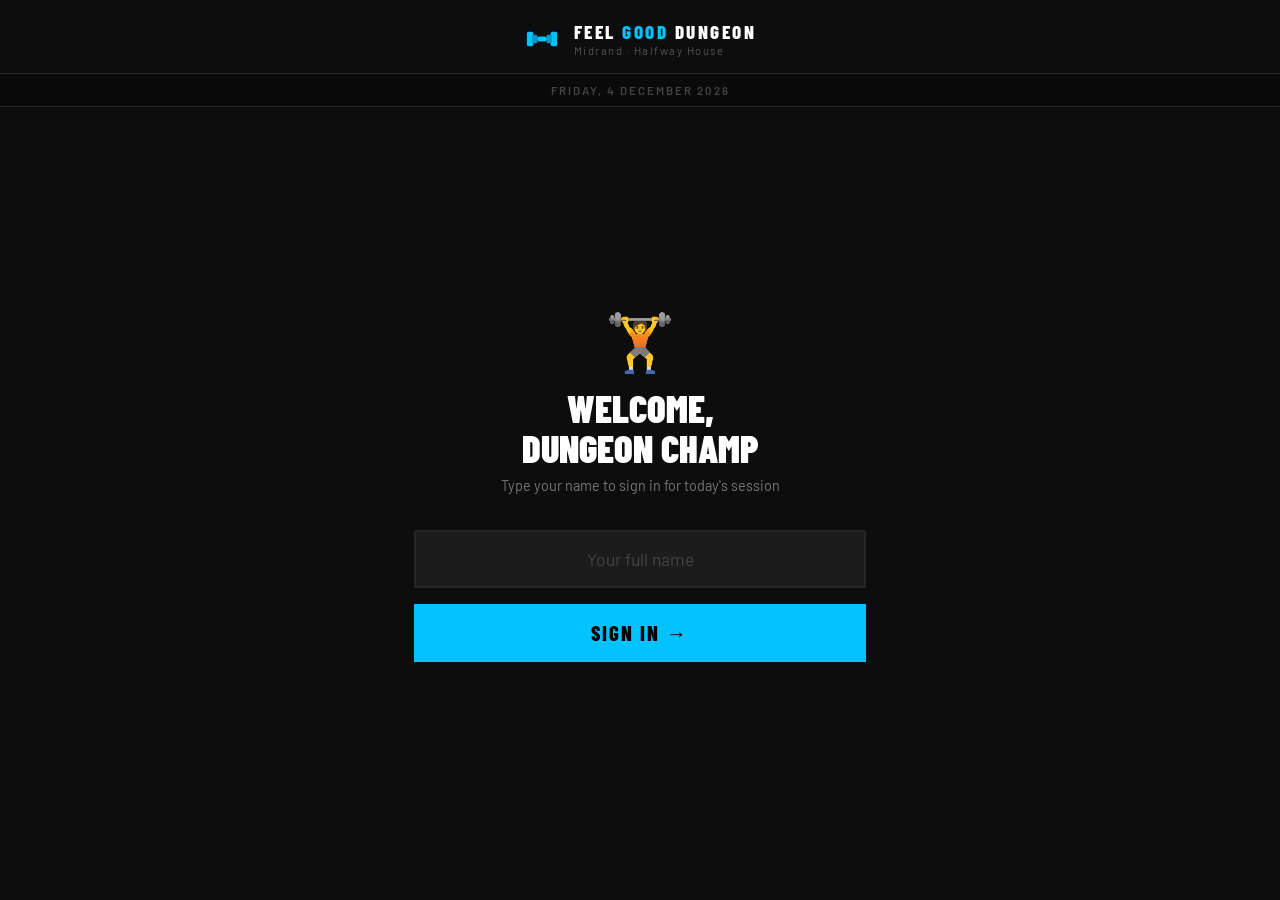
<file: feel-good-dungeon/checkin.html>
<!DOCTYPE html>
<html lang="en">
<head>
  <meta charset="UTF-8">
  <meta name="viewport" content="width=device-width, initial-scale=1.0, maximum-scale=1.0, user-scalable=no">
  <title>Sign In — Feel Good Dungeon</title>
  <link rel="preconnect" href="https://fonts.googleapis.com">
  <link rel="preconnect" href="https://fonts.gstatic.com" crossorigin>
  <link href="https://fonts.googleapis.com/css2?family=Barlow+Condensed:wght@400;700;800;900&family=Barlow:wght@300;400;500;600&display=swap" rel="stylesheet">
  <style>
    *, *::before, *::after { box-sizing: border-box; margin: 0; padding: 0; }

    :root {
      --cyan:   #00c3ff;
      --black:  #0d0d0d;
      --card:   #181818;
      --border: #252525;
      --green:  #4caf50;
      --red:    #ff0066;
    }

    body {
      font-family: 'Barlow', sans-serif;
      background: var(--black);
      color: #fff;
      min-height: 100vh;
      display: flex;
      flex-direction: column;
    }

    /* ── Header ── */
    .site-header {
      display: flex;
      align-items: center;
      justify-content: center;
      gap: 0.85rem;
      padding: 1.25rem 1.5rem 1rem;
      border-bottom: 1px solid var(--border);
      flex-shrink: 0;
    }

    .header-logo svg { display: block; }

    .header-text .gym-name {
      font-family: 'Barlow Condensed', sans-serif;
      font-weight: 800;
      font-size: 1.2rem;
      letter-spacing: 2.5px;
      text-transform: uppercase;
    }

    .header-text .gym-name em { color: var(--cyan); font-style: normal; }

    .header-text .gym-sub {
      font-size: 0.7rem;
      color: #555;
      letter-spacing: 1.5px;
      margin-top: 1px;
    }

    /* ── Date strip ── */
    .date-strip {
      text-align: center;
      font-size: 0.72rem;
      font-weight: 600;
      letter-spacing: 2px;
      color: #444;
      padding: 0.55rem 1rem;
      background: #0a0a0a;
      border-bottom: 1px solid var(--border);
      text-transform: uppercase;
      flex-shrink: 0;
    }

    /* ── Views ── */
    .view {
      flex: 1;
      display: flex;
      flex-direction: column;
      align-items: center;
      justify-content: center;
      padding: 2.5rem 1.5rem 2rem;
      max-width: 500px;
      margin: 0 auto;
      width: 100%;
    }

    .view.hidden { display: none; }

    /* ── Sign-in view ── */
    .welcome-ico { font-size: 3.5rem; margin-bottom: 1.25rem; line-height: 1; }

    .welcome-title {
      font-family: 'Barlow Condensed', sans-serif;
      font-size: 2.4rem;
      font-weight: 900;
      text-align: center;
      text-transform: uppercase;
      line-height: 1.05;
      margin-bottom: 0.5rem;
    }

    .welcome-sub {
      font-size: 0.9rem;
      color: #777;
      text-align: center;
      margin-bottom: 2.25rem;
    }

    .name-input {
      width: 100%;
      background: #1c1c1c;
      border: 2px solid var(--border);
      color: #fff;
      padding: 1rem 1.25rem;
      font-family: 'Barlow', sans-serif;
      font-size: 1.1rem;
      outline: none;
      transition: border-color 0.2s;
      text-align: center;
      margin-bottom: 1rem;
      border-radius: 0;
      -webkit-appearance: none;
    }

    .name-input:focus { border-color: var(--cyan); }
    .name-input::placeholder { color: #444; }

    .signin-btn {
      width: 100%;
      background: var(--cyan);
      color: #000;
      border: none;
      padding: 1rem;
      font-family: 'Barlow Condensed', sans-serif;
      font-size: 1.3rem;
      font-weight: 800;
      letter-spacing: 2px;
      text-transform: uppercase;
      cursor: pointer;
      transition: background 0.15s, transform 0.1s;
      -webkit-tap-highlight-color: transparent;
    }

    .signin-btn:hover  { background: #22d4ff; }
    .signin-btn:active { transform: scale(0.98); }

    .err-msg {
      display: none;
      width: 100%;
      color: var(--red);
      font-size: 0.84rem;
      text-align: center;
      margin-top: 0.75rem;
      padding: 0.6rem;
      border: 1px solid rgba(255,0,102,0.25);
      background: rgba(255,0,102,0.05);
    }

    /* ── Success view ── */
    .tick-circle {
      width: 80px; height: 80px;
      border-radius: 50%;
      background: rgba(76,175,80,0.1);
      border: 2px solid var(--green);
      display: flex; align-items: center; justify-content: center;
      font-size: 2.2rem;
      margin-bottom: 1.5rem;
      animation: popIn 0.4s cubic-bezier(.175,.885,.32,1.275);
    }

    @keyframes popIn { from { transform: scale(0.5); opacity: 0; } to { transform: scale(1); opacity: 1; } }

    .success-title {
      font-family: 'Barlow Condensed', sans-serif;
      font-size: 3rem;
      font-weight: 900;
      text-transform: uppercase;
      color: var(--green);
      line-height: 1;
      text-align: center;
      margin-bottom: 0.4rem;
    }

    .success-name {
      font-size: 1.25rem;
      font-weight: 600;
      text-align: center;
      margin-bottom: 0.5rem;
    }

    .success-time {
      font-size: 0.88rem;
      color: #666;
      text-align: center;
      margin-bottom: 0.35rem;
    }

    .success-time strong { color: var(--cyan); font-weight: 600; }

    .success-note {
      margin: 1.5rem 0 2rem;
      padding: 0.85rem 1.25rem;
      background: rgba(0,195,255,0.05);
      border: 1px solid rgba(0,195,255,0.15);
      font-size: 0.84rem;
      color: #777;
      text-align: center;
      line-height: 1.55;
    }

    /* ── Already signed in view ── */
    .already-ico { font-size: 3rem; margin-bottom: 1rem; }

    .already-title {
      font-family: 'Barlow Condensed', sans-serif;
      font-size: 2.2rem;
      font-weight: 900;
      text-transform: uppercase;
      color: var(--cyan);
      text-align: center;
      margin-bottom: 0.5rem;
    }

    /* ── Ghost button ── */
    .btn-ghost {
      background: transparent;
      border: 1px solid #2a2a2a;
      color: #666;
      padding: 0.7rem 1.5rem;
      font-family: 'Barlow', sans-serif;
      font-size: 0.88rem;
      cursor: pointer;
      transition: border-color 0.2s, color 0.2s;
      -webkit-tap-highlight-color: transparent;
      text-decoration: none;
      display: inline-block;
    }

    .btn-ghost:hover { border-color: #444; color: #aaa; }

    /* ── Admin trigger (invisible dot) ── */
    .admin-trigger {
      text-align: center;
      padding: 0.9rem;
      background: transparent;
      border: none;
      color: #1a1a1a;
      font-size: 0.7rem;
      cursor: pointer;
      letter-spacing: 4px;
      transition: color 0.3s;
      flex-shrink: 0;
      -webkit-tap-highlight-color: transparent;
    }

    .admin-trigger:hover { color: #444; }

    /* ── Admin login ── */
    .admin-login {
      display: none;
      background: #0a0a0a;
      border-top: 1px solid var(--border);
      padding: 1.5rem;
      flex-shrink: 0;
    }

    .admin-login.open { display: block; }

    .admin-login-title {
      font-family: 'Barlow Condensed', sans-serif;
      font-size: 0.85rem;
      font-weight: 700;
      text-transform: uppercase;
      letter-spacing: 2.5px;
      color: #444;
      margin-bottom: 1rem;
      text-align: center;
    }

    .pass-row { display: flex; gap: 0.5rem; max-width: 340px; margin: 0 auto; }

    .pass-row input {
      flex: 1;
      background: #161616;
      border: 1px solid var(--border);
      color: #fff;
      padding: 0.75rem 1rem;
      font-family: 'Barlow', sans-serif;
      font-size: 0.9rem;
      outline: none;
    }

    .pass-row input:focus { border-color: var(--cyan); }

    .pass-row button {
      background: var(--cyan);
      color: #000;
      border: none;
      padding: 0.75rem 1.25rem;
      font-family: 'Barlow Condensed', sans-serif;
      font-weight: 800;
      font-size: 0.9rem;
      cursor: pointer;
    }

    .admin-err {
      display: none;
      text-align: center;
      color: var(--red);
      font-size: 0.8rem;
      margin-top: 0.65rem;
    }

    /* ── Admin dashboard ── */
    .admin-dash {
      display: none;
      flex-direction: column;
      padding: 1.5rem;
      background: #0a0a0a;
      border-top: 1px solid var(--border);
    }

    .admin-dash.open { display: flex; }

    .admin-top {
      display: flex;
      align-items: center;
      justify-content: space-between;
      margin-bottom: 1.5rem;
      flex-wrap: wrap;
      gap: 0.75rem;
    }

    .admin-title {
      font-family: 'Barlow Condensed', sans-serif;
      font-size: 1.4rem;
      font-weight: 800;
      text-transform: uppercase;
      letter-spacing: 1px;
    }

    .danger-btn {
      background: transparent;
      border: 1px solid #2a2a2a;
      color: #555;
      padding: 0.45rem 1rem;
      font-family: 'Barlow Condensed', sans-serif;
      font-size: 0.8rem;
      font-weight: 700;
      letter-spacing: 1px;
      text-transform: uppercase;
      cursor: pointer;
      transition: all 0.2s;
    }

    .danger-btn:hover { border-color: var(--red); color: var(--red); }

    .stats-row {
      display: grid;
      grid-template-columns: repeat(3, 1fr);
      gap: 0.75rem;
      margin-bottom: 1.5rem;
    }

    .a-stat {
      background: #141414;
      border: 1px solid var(--border);
      padding: 0.9rem 0.75rem;
      text-align: center;
    }

    .a-stat-num {
      font-family: 'Barlow Condensed', sans-serif;
      font-size: 2.2rem;
      font-weight: 900;
      color: var(--cyan);
      line-height: 1;
    }

    .a-stat-label {
      font-size: 0.65rem;
      font-weight: 700;
      letter-spacing: 1.5px;
      text-transform: uppercase;
      color: #444;
      margin-top: 0.25rem;
    }

    .action-row {
      display: flex;
      gap: 0.6rem;
      margin-bottom: 1.25rem;
      flex-wrap: wrap;
    }

    .action-btn {
      padding: 0.55rem 1rem;
      font-family: 'Barlow Condensed', sans-serif;
      font-size: 0.82rem;
      font-weight: 700;
      letter-spacing: 1px;
      text-transform: uppercase;
      cursor: pointer;
      border: 1px solid var(--border);
      background: #161616;
      color: #888;
      transition: all 0.2s;
    }

    .action-btn:hover { border-color: var(--cyan); color: var(--cyan); }
    .action-btn.red:hover { border-color: var(--red); color: var(--red); }

    .filter-row {
      display: flex;
      gap: 0.5rem;
      margin-bottom: 1.1rem;
      flex-wrap: wrap;
    }

    .filter-input {
      flex: 1;
      min-width: 140px;
      background: #161616;
      border: 1px solid var(--border);
      color: #fff;
      padding: 0.6rem 0.85rem;
      font-family: 'Barlow', sans-serif;
      font-size: 0.85rem;
      outline: none;
    }

    .filter-input:focus { border-color: var(--cyan); }

    .att-table {
      width: 100%;
      border-collapse: collapse;
      font-size: 0.85rem;
    }

    .att-table th {
      text-align: left;
      padding: 0.55rem 0.75rem;
      font-size: 0.68rem;
      font-weight: 700;
      letter-spacing: 2px;
      text-transform: uppercase;
      color: #444;
      border-bottom: 1px solid var(--border);
    }

    .att-table td {
      padding: 0.75rem;
      border-bottom: 1px solid #111;
    }

    .att-table tr:hover td { background: #111; }

    .td-name { font-weight: 600; color: #e0e0e0; }
    .td-date { font-size: 0.8rem; color: #666; }
    .td-time {
      font-family: 'Barlow Condensed', sans-serif;
      font-size: 1.05rem;
      font-weight: 700;
      color: var(--cyan);
      white-space: nowrap;
    }

    .no-records {
      text-align: center;
      padding: 2.5rem 1rem;
      color: #333;
      font-size: 0.85rem;
    }
  </style>
</head>
<body>

<!-- Header -->
<div class="site-header">
  <div class="header-logo">
    <svg width="36" height="36" viewBox="0 0 100 100" xmlns="http://www.w3.org/2000/svg">
      <rect x="36" y="43" width="28" height="14" rx="7" fill="#00c3ff"/>
      <rect x="8"  y="30" width="18" height="40" rx="5" fill="#00c3ff"/>
      <rect x="74" y="30" width="18" height="40" rx="5" fill="#00c3ff"/>
      <rect x="22" y="38" width="15" height="24" rx="3" fill="#0099cc"/>
      <rect x="63" y="38" width="15" height="24" rx="3" fill="#0099cc"/>
    </svg>
  </div>
  <div class="header-text">
    <div class="gym-name">FEEL <em>GOOD</em> DUNGEON</div>
    <div class="gym-sub">Midrand · Halfway House</div>
  </div>
</div>

<!-- Date strip -->
<div class="date-strip" id="dateStrip"></div>

<!-- ── SIGN-IN VIEW ── -->
<div class="view" id="signInView">
  <div class="welcome-ico">🏋️</div>
  <div class="welcome-title">Welcome,<br>Dungeon Champ</div>
  <p class="welcome-sub">Type your name to sign in for today's session</p>

  <input
    type="text"
    id="nameInput"
    class="name-input"
    placeholder="Your full name"
    autocomplete="name"
    autocorrect="off"
    autocapitalize="words"
    maxlength="60"
  >

  <button class="signin-btn" onclick="doSignIn()">Sign In →</button>

  <div class="err-msg" id="signInErr"></div>
</div>

<!-- ── SUCCESS VIEW ── -->
<div class="view hidden" id="successView">
  <div class="tick-circle">✓</div>
  <div class="success-title">Signed In!</div>
  <div class="success-name" id="confirmedName"></div>
  <div class="success-time" id="confirmedTime"></div>
  <div class="success-note">You're all set — go crush your session! 💪</div>
  <button class="btn-ghost" onclick="goBackToSignIn()">Different person? Tap here</button>
</div>

<!-- ── ALREADY SIGNED IN VIEW ── -->
<div class="view hidden" id="alreadyView">
  <div class="already-ico">⚡</div>
  <div class="already-title">Already<br>Signed In!</div>
  <p style="color:#666;text-align:center;margin:0.5rem 0 2rem;font-size:0.9rem;line-height:1.55;" id="alreadyMsg"></p>
  <button class="btn-ghost" onclick="goBackToSignIn()">Sign in as someone else</button>
</div>

<!-- Admin trigger -->
<button class="admin-trigger" id="adminTrigger" onclick="toggleAdminLogin()" title="Admin">· · ·</button>

<!-- Admin login -->
<div class="admin-login" id="adminLoginPanel">
  <div class="admin-login-title">Admin Access</div>
  <div class="pass-row">
    <input type="password" id="adminPassInput" placeholder="Passcode" onkeydown="if(event.key==='Enter')verifyAdmin()">
    <button onclick="verifyAdmin()">Enter</button>
  </div>
  <div class="admin-err" id="adminErr">Incorrect passcode.</div>
</div>

<!-- Admin dashboard -->
<div class="admin-dash" id="adminDash">

  <div class="admin-top">
    <div class="admin-title">Attendance Log</div>
    <button class="danger-btn" onclick="lockAdmin()">🔒 Lock</button>
  </div>

  <div class="stats-row">
    <div class="a-stat">
      <div class="a-stat-num" id="statToday">0</div>
      <div class="a-stat-label">Today</div>
    </div>
    <div class="a-stat">
      <div class="a-stat-num" id="statWeek">0</div>
      <div class="a-stat-label">This Week</div>
    </div>
    <div class="a-stat">
      <div class="a-stat-num" id="statTotal">0</div>
      <div class="a-stat-label">All Time</div>
    </div>
  </div>

  <div class="action-row">
    <button class="action-btn" onclick="exportCSV()">⬇ Export CSV</button>
    <button class="action-btn red" onclick="clearAll()">✕ Clear All</button>
  </div>

  <div class="filter-row">
    <input type="text"  class="filter-input" id="filterName" placeholder="Search by name…" oninput="renderTable()">
    <input type="date"  class="filter-input" id="filterDate" oninput="renderTable()" style="max-width:165px;">
  </div>

  <table class="att-table">
    <thead>
      <tr>
        <th>Name</th>
        <th>Date</th>
        <th>Time In</th>
      </tr>
    </thead>
    <tbody id="attBody"></tbody>
  </table>

</div>

<script>
  const STORE_KEY  = 'fg_attendance';
  const ADMIN_PASS = 'FGD2025';

  // ── Date strip ──
  (function() {
    const now  = new Date();
    const days = ['Sunday','Monday','Tuesday','Wednesday','Thursday','Friday','Saturday'];
    const mnths= ['January','February','March','April','May','June','July','August','September','October','November','December'];
    document.getElementById('dateStrip').textContent =
      days[now.getDay()] + ', ' + now.getDate() + ' ' + mnths[now.getMonth()] + ' ' + now.getFullYear();
  })();

  // ── Storage ──
  function getLog() {
    try { return JSON.parse(localStorage.getItem(STORE_KEY) || '[]'); }
    catch(e) { return []; }
  }

  function saveLog(log) {
    localStorage.setItem(STORE_KEY, JSON.stringify(log));
  }

  // ── Helpers ──
  function esc(s) {
    return String(s).replace(/&/g,'&amp;').replace(/</g,'&lt;').replace(/>/g,'&gt;');
  }

  function todayStr() {
    const n = new Date();
    const d = String(n.getDate()).padStart(2,'0');
    const m = String(n.getMonth()+1).padStart(2,'0');
    return d + '/' + m + '/' + n.getFullYear();
  }

  function timeNow() {
    const n = new Date();
    return String(n.getHours()).padStart(2,'0') + ':' + String(n.getMinutes()).padStart(2,'0');
  }

  // ── Views ──
  function showView(id) {
    ['signInView','successView','alreadyView'].forEach(v => {
      document.getElementById(v).classList.toggle('hidden', v !== id);
    });
  }

  function goBackToSignIn() {
    document.getElementById('nameInput').value = '';
    document.getElementById('signInErr').style.display = 'none';
    showView('signInView');
    setTimeout(() => document.getElementById('nameInput').focus(), 100);
  }

  // ── Sign In ──
  function doSignIn() {
    const name = document.getElementById('nameInput').value.trim();
    const errEl = document.getElementById('signInErr');
    errEl.style.display = 'none';

    if (name.length < 2) {
      errEl.textContent = 'Please enter your full name.';
      errEl.style.display = 'block';
      return;
    }

    const now  = Date.now();
    const date = todayStr();
    const time = timeNow();

    // Check duplicate within 4 hours
    const log    = getLog();
    const recent = log.find(r =>
      r.name.toLowerCase() === name.toLowerCase() &&
      (now - r.ts) < 4 * 3600 * 1000
    );

    if (recent) {
      document.getElementById('alreadyMsg').textContent =
        name + ' already signed in today at ' + recent.time + '. All good — go train!';
      showView('alreadyView');
      return;
    }

    // Save
    log.unshift({ name, date, time, ts: now });
    saveLog(log);

    // Show success
    document.getElementById('confirmedName').textContent = name;
    document.getElementById('confirmedTime').innerHTML =
      '<strong>' + date + '</strong> at <strong>' + time + '</strong>';
    showView('successView');
  }

  document.getElementById('nameInput').addEventListener('keydown', e => {
    if (e.key === 'Enter') doSignIn();
  });

  // ── Admin ──
  function toggleAdminLogin() {
    document.getElementById('adminLoginPanel').classList.toggle('open');
    document.getElementById('adminErr').style.display = 'none';
  }

  function verifyAdmin() {
    const pass = document.getElementById('adminPassInput').value;
    if (pass === ADMIN_PASS) {
      document.getElementById('adminLoginPanel').classList.remove('open');
      document.getElementById('adminPassInput').value = '';
      document.getElementById('adminDash').classList.add('open');
      renderStats();
      renderTable();
    } else {
      const err = document.getElementById('adminErr');
      err.style.display = 'block';
      setTimeout(() => { err.style.display = 'none'; }, 2000);
    }
  }

  function lockAdmin() {
    document.getElementById('adminDash').classList.remove('open');
  }

  // ── Stats ──
  function renderStats() {
    const log   = getLog();
    const today = todayStr();
    const week  = Date.now() - 7 * 24 * 3600 * 1000;
    document.getElementById('statToday').textContent = log.filter(r => r.date === today).length;
    document.getElementById('statWeek').textContent  = log.filter(r => r.ts >= week).length;
    document.getElementById('statTotal').textContent = log.length;
  }

  // ── Table ──
  function renderTable() {
    const log        = getLog();
    const nameFilter = document.getElementById('filterName').value.toLowerCase();
    const dateInput  = document.getElementById('filterDate').value; // yyyy-mm-dd

    let dateFilter = '';
    if (dateInput) {
      const [y, m, d] = dateInput.split('-');
      dateFilter = d + '/' + m + '/' + y;
    }

    const rows = log.filter(r => {
      if (nameFilter && !r.name.toLowerCase().includes(nameFilter)) return false;
      if (dateFilter && r.date !== dateFilter) return false;
      return true;
    });

    const tbody = document.getElementById('attBody');
    if (!rows.length) {
      tbody.innerHTML = '<tr><td colspan="3" class="no-records">No records found.</td></tr>';
      return;
    }

    tbody.innerHTML = rows.map(r => `
      <tr>
        <td class="td-name">${esc(r.name)}</td>
        <td class="td-date">${esc(r.date)}</td>
        <td class="td-time">${esc(r.time)}</td>
      </tr>
    `).join('');

    renderStats();
  }

  // ── Export CSV ──
  function exportCSV() {
    const log = getLog();
    if (!log.length) { alert('No records to export.'); return; }
    const header = ['Name', 'Date', 'Time In'];
    const csv    = [header, ...log.map(r => [r.name, r.date, r.time])]
      .map(row => row.map(c => '"' + String(c).replace(/"/g, '""') + '"').join(','))
      .join('\r\n');
    const blob = new Blob([csv], { type: 'text/csv;charset=utf-8;' });
    const url  = URL.createObjectURL(blob);
    const a    = document.createElement('a');
    const now  = new Date();
    a.href     = url;
    a.download = 'fgd-attendance-' + todayStr().replace(/\//g, '-') + '.csv';
    document.body.appendChild(a);
    a.click();
    document.body.removeChild(a);
    URL.revokeObjectURL(url);
  }

  // ── Clear all ──
  function clearAll() {
    if (!confirm('Delete ALL attendance records? This cannot be undone.')) return;
    saveLog([]);
    renderTable();
  }
</script>
</body>
</html>
</file>
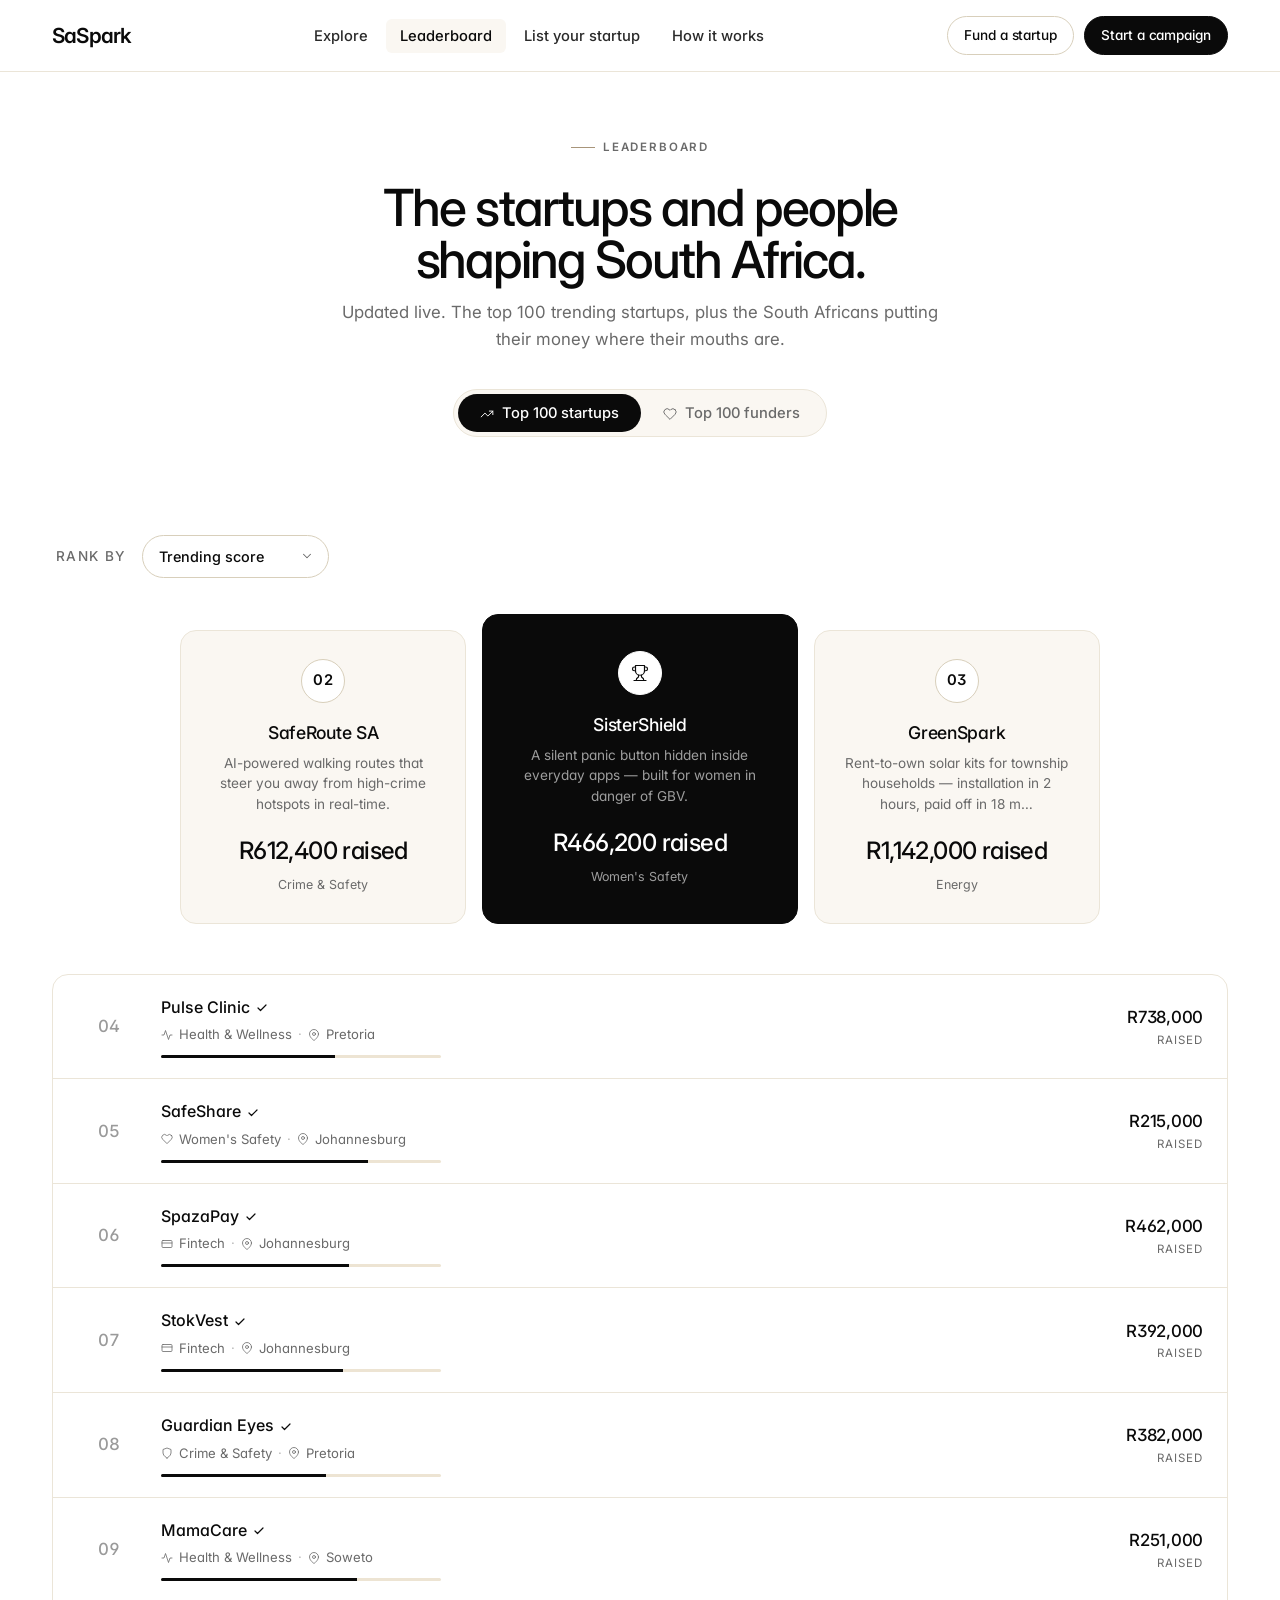
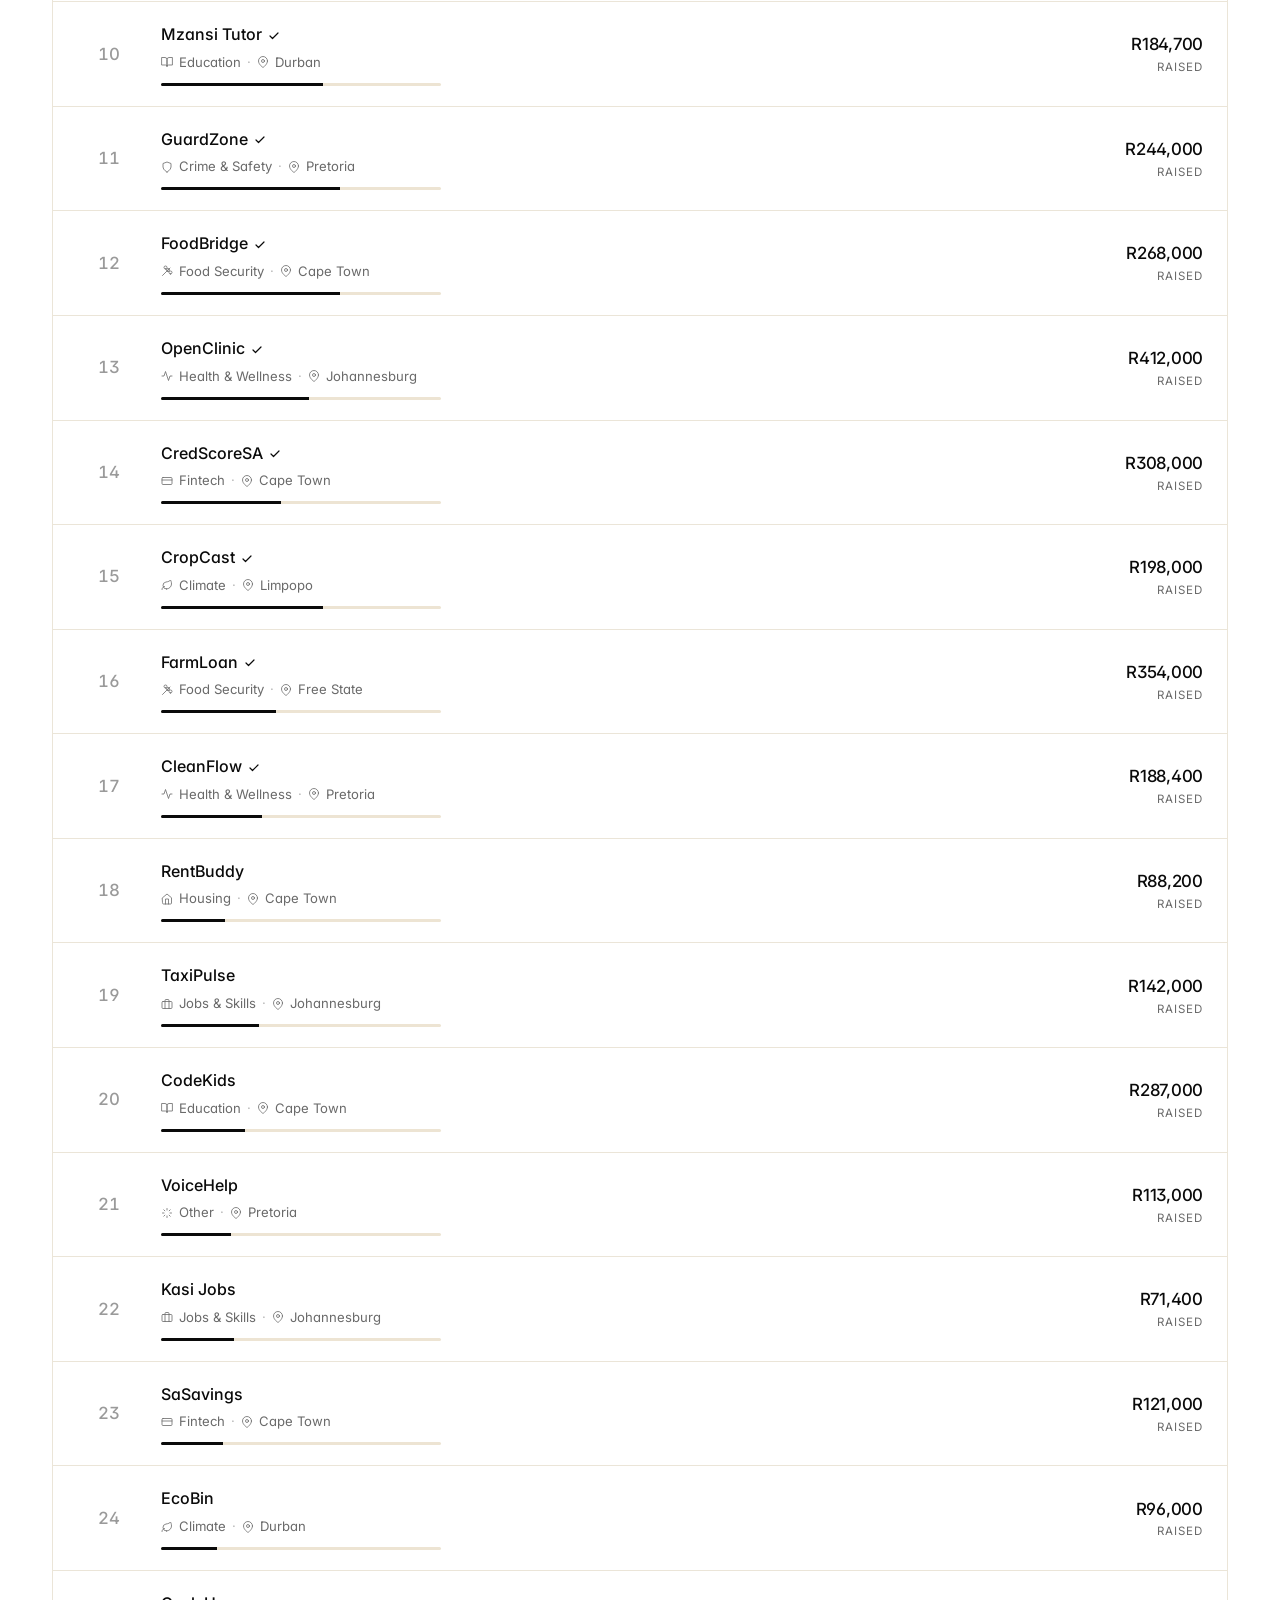
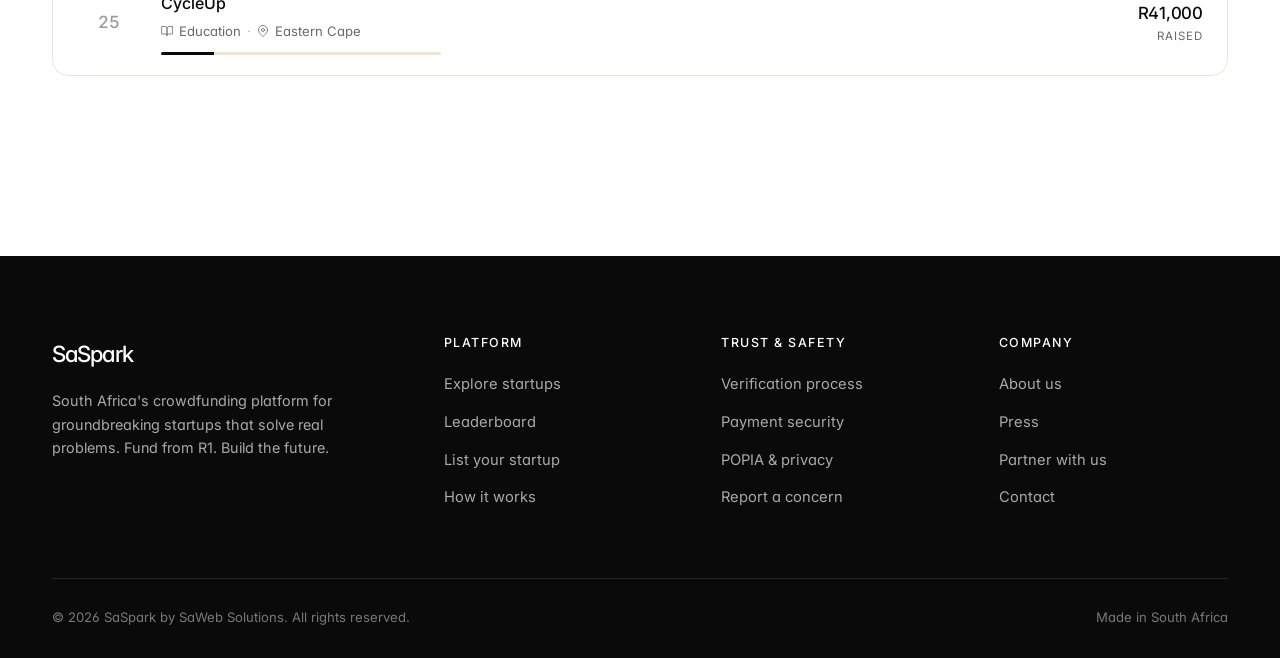
<file: saspark/leaderboard.html>
<!DOCTYPE html>
<html lang="en">
<head>
  <meta charset="UTF-8" />
  <meta name="viewport" content="width=device-width, initial-scale=1.0" />
  <title>Leaderboard — SaSpark</title>
  <meta name="description" content="The top 100 trending startups and most generous funders on SaSpark." />
  <link rel="icon" type="image/x-icon" href="/favicon.ico" />
  <link rel="icon" type="image/png" sizes="32x32" href="/favicon-32x32.png" />
  <link rel="icon" type="image/png" sizes="16x16" href="/favicon-16x16.png" />
  <link rel="apple-touch-icon" sizes="180x180" href="/apple-touch-icon.png" />
  <link rel="manifest" href="/site.webmanifest" />
  <link rel="preconnect" href="https://fonts.googleapis.com" />
  <link rel="preconnect" href="https://fonts.gstatic.com" crossorigin />
  <link href="https://fonts.googleapis.com/css2?family=Inter:wght@300;400;500;600;700;800&display=swap" rel="stylesheet" />
  <link rel="stylesheet" href="css/style.css" />
</head>
<body>
  <div id="nav"></div>

  <section style="padding: 130px 0 30px;">
    <div class="container text-center">
      <span class="eyebrow" style="justify-content: center;">Leaderboard</span>
      <h1 style="margin-top: 18px; font-size: clamp(2rem, 4vw, 3.2rem);">
        The startups and people<br />shaping South Africa.
      </h1>
      <p class="muted" style="font-size: 1.05rem; margin-top: 14px; max-width: 600px; margin-left: auto; margin-right: auto;">
        Updated live. The top 100 trending startups, plus the South Africans putting their money where their mouths are.
      </p>

      <div class="lb-tabs" id="lb-tabs" style="margin-top: 36px;">
        <button class="lb-tab active" data-tab="startups"><span id="ico-startups"></span> Top 100 startups</button>
        <button class="lb-tab" data-tab="funders"><span id="ico-funders"></span> Top 100 funders</button>
      </div>
    </div>
  </section>

  <section style="padding-top: 20px;">
    <div class="container">

      <!-- Startups tab -->
      <div id="tab-startups">
        <div class="toolbar" style="margin-bottom: 36px;">
          <div style="font-weight: 500; padding: 0 4px; font-size: 0.85rem; color: var(--text-mid); text-transform: uppercase; letter-spacing: 0.1em;">Rank by</div>
          <select id="startup-sort">
            <option value="trending">Trending score</option>
            <option value="raised">Amount raised</option>
            <option value="funders">Number of backers</option>
            <option value="goal">% of goal reached</option>
          </select>
        </div>

        <div class="podium" id="startup-podium"></div>
        <div class="lb-list" id="startup-list"></div>
      </div>

      <!-- Funders tab -->
      <div id="tab-funders" style="display: none;">
        <div class="podium" id="funder-podium"></div>
        <div class="lb-list" id="funder-list"></div>
      </div>

    </div>
  </section>

  <div id="footer"></div>

  <script src="js/data.js"></script>
  <script src="js/app.js"></script>
  <script>
    app.renderNav('leaderboard');
    app.renderFooter();

    document.getElementById('ico-startups').innerHTML = app.icon('trending-up', { size: 14 });
    document.getElementById('ico-funders').innerHTML = app.icon('heart', { size: 14 });

    let startupSort = 'trending';

    function getRankedStartups() {
      let list = app.getStartups();
      switch (startupSort) {
        case 'raised':   list.sort((a, b) => b.amountRaised - a.amountRaised); break;
        case 'funders':  list.sort((a, b) => b.fundersCount - a.fundersCount); break;
        case 'goal':     list.sort((a, b) => app.pct(b.amountRaised, b.fundingGoal) - app.pct(a.amountRaised, a.fundingGoal)); break;
        default:         list.sort((a, b) => app.trendingScore(b) - app.trendingScore(a));
      }
      return list.slice(0, 100);
    }

    function renderStartupPodium(top3) {
      const labelFor = (s) => {
        switch (startupSort) {
          case 'funders':  return app.fmtNum(s.fundersCount) + ' backers';
          case 'goal':     return app.pct(s.amountRaised, s.fundingGoal) + '% of goal';
          default:         return app.fmtZARExact(s.amountRaised) + ' raised';
        }
      };
      const cardFor = (s, rank, medal) => `
        <a class="podium-card rank-${rank}" href="startup.html?id=${s.id}">
          <div class="podium-medal">${medal}</div>
          <div class="podium-name">${app.escapeHtml(s.name)}</div>
          <div class="podium-tagline">${app.escapeHtml(s.tagline.slice(0, 90))}${s.tagline.length > 90 ? '…' : ''}</div>
          <div class="podium-amount">${labelFor(s)}</div>
          <div class="podium-sub">${app.catLookup(s.category).name}</div>
        </a>
      `;
      document.getElementById('startup-podium').innerHTML = [
        top3[1] ? cardFor(top3[1], 2, '02') : '<div></div>',
        top3[0] ? cardFor(top3[0], 1, app.icon('trophy', { size: 18 })) : '<div></div>',
        top3[2] ? cardFor(top3[2], 3, '03') : '<div></div>',
      ].join('');
    }

    function renderStartupList() {
      const ranked = getRankedStartups();
      renderStartupPodium(ranked.slice(0, 3));
      const rest = ranked.slice(3);
      const rowFor = (s, rank) => {
        const cat = app.catLookup(s.category);
        const progress = app.pct(s.amountRaised, s.fundingGoal);
        const rightVal = startupSort === 'funders' ? app.fmtNum(s.fundersCount)
                     : startupSort === 'goal'    ? progress + '%'
                     : app.fmtZARExact(s.amountRaised);
        const rightLbl = startupSort === 'funders' ? 'backers' : startupSort === 'goal' ? 'of goal' : 'raised';
        return `
          <a class="lb-row" href="startup.html?id=${s.id}">
            <div class="lb-rank">${rank.toString().padStart(2, '0')}</div>
            <div class="info">
              <div class="info-name">
                ${app.escapeHtml(s.name)}
                ${s.verified ? `<span class="verified-mini">${app.icon('check', { size: 12, stroke: 2.4 })}</span>` : ''}
              </div>
              <div class="info-meta">
                ${app.icon(cat.iconName, { size: 12 })} ${cat.name}
                <span style="opacity: 0.5;">·</span>
                ${app.icon('map-pin', { size: 12 })} ${app.escapeHtml(s.location)}
              </div>
              <div class="info-bar"><div class="info-bar-fill" style="width:${progress}%"></div></div>
            </div>
            <div class="lb-amount">
              <div class="v">${rightVal}</div>
              <div class="l">${rightLbl}</div>
            </div>
          </a>
        `;
      };
      document.getElementById('startup-list').innerHTML = rest.length
        ? rest.map((s, i) => rowFor(s, i + 4)).join('')
        : '<div class="empty" style="padding: 40px;">More startups coming soon.</div>';
    }

    function renderFunders() {
      const ranked = [...app.FUNDERS].sort((a, b) => b.totalContributed - a.totalContributed);
      const top3 = ranked.slice(0, 3);
      const rest = ranked.slice(3, 100);

      const podiumCard = (f, rank, medal) => `
        <div class="podium-card rank-${rank}">
          <div class="podium-medal">${medal}</div>
          <div class="podium-name">${app.escapeHtml(f.name)}</div>
          <div class="podium-tagline">Backed ${f.startupsCount} startup${f.startupsCount === 1 ? '' : 's'}</div>
          <div class="podium-amount">${app.fmtZARExact(f.totalContributed)}</div>
          <div class="podium-sub">total contributed</div>
        </div>
      `;
      document.getElementById('funder-podium').innerHTML = [
        top3[1] ? podiumCard(top3[1], 2, '02') : '<div></div>',
        top3[0] ? podiumCard(top3[0], 1, app.icon('trophy', { size: 18 })) : '<div></div>',
        top3[2] ? podiumCard(top3[2], 3, '03') : '<div></div>',
      ].join('');

      document.getElementById('funder-list').innerHTML = rest.map((f, i) => `
        <div class="lb-row" style="cursor: default;">
          <div class="lb-rank">${(i + 4).toString().padStart(2, '0')}</div>
          <div class="info" style="display: flex; align-items: center; gap: 14px;">
            <div class="funder-avatar" style="width:40px; height:40px; font-size: 0.85rem;">${f.initials}</div>
            <div>
              <div class="info-name">${app.escapeHtml(f.name)}</div>
              <div class="info-meta">Backed ${f.startupsCount} startup${f.startupsCount === 1 ? '' : 's'} · Joined ${new Date(f.joined).toLocaleDateString('en-ZA', { month:'short', year:'numeric' })}</div>
            </div>
          </div>
          <div class="lb-amount">
            <div class="v">${app.fmtZARExact(f.totalContributed)}</div>
            <div class="l">contributed</div>
          </div>
        </div>
      `).join('');
    }

    document.querySelectorAll('.lb-tab').forEach((tab) => {
      tab.addEventListener('click', () => {
        document.querySelectorAll('.lb-tab').forEach((t) => t.classList.remove('active'));
        tab.classList.add('active');
        const isStartups = tab.dataset.tab === 'startups';
        document.getElementById('tab-startups').style.display = isStartups ? 'block' : 'none';
        document.getElementById('tab-funders').style.display  = isStartups ? 'none' : 'block';
      });
    });

    document.getElementById('startup-sort').addEventListener('change', (e) => {
      startupSort = e.target.value;
      renderStartupList();
    });

    renderStartupList();
    renderFunders();
  </script>
</body>
</html>
</file>
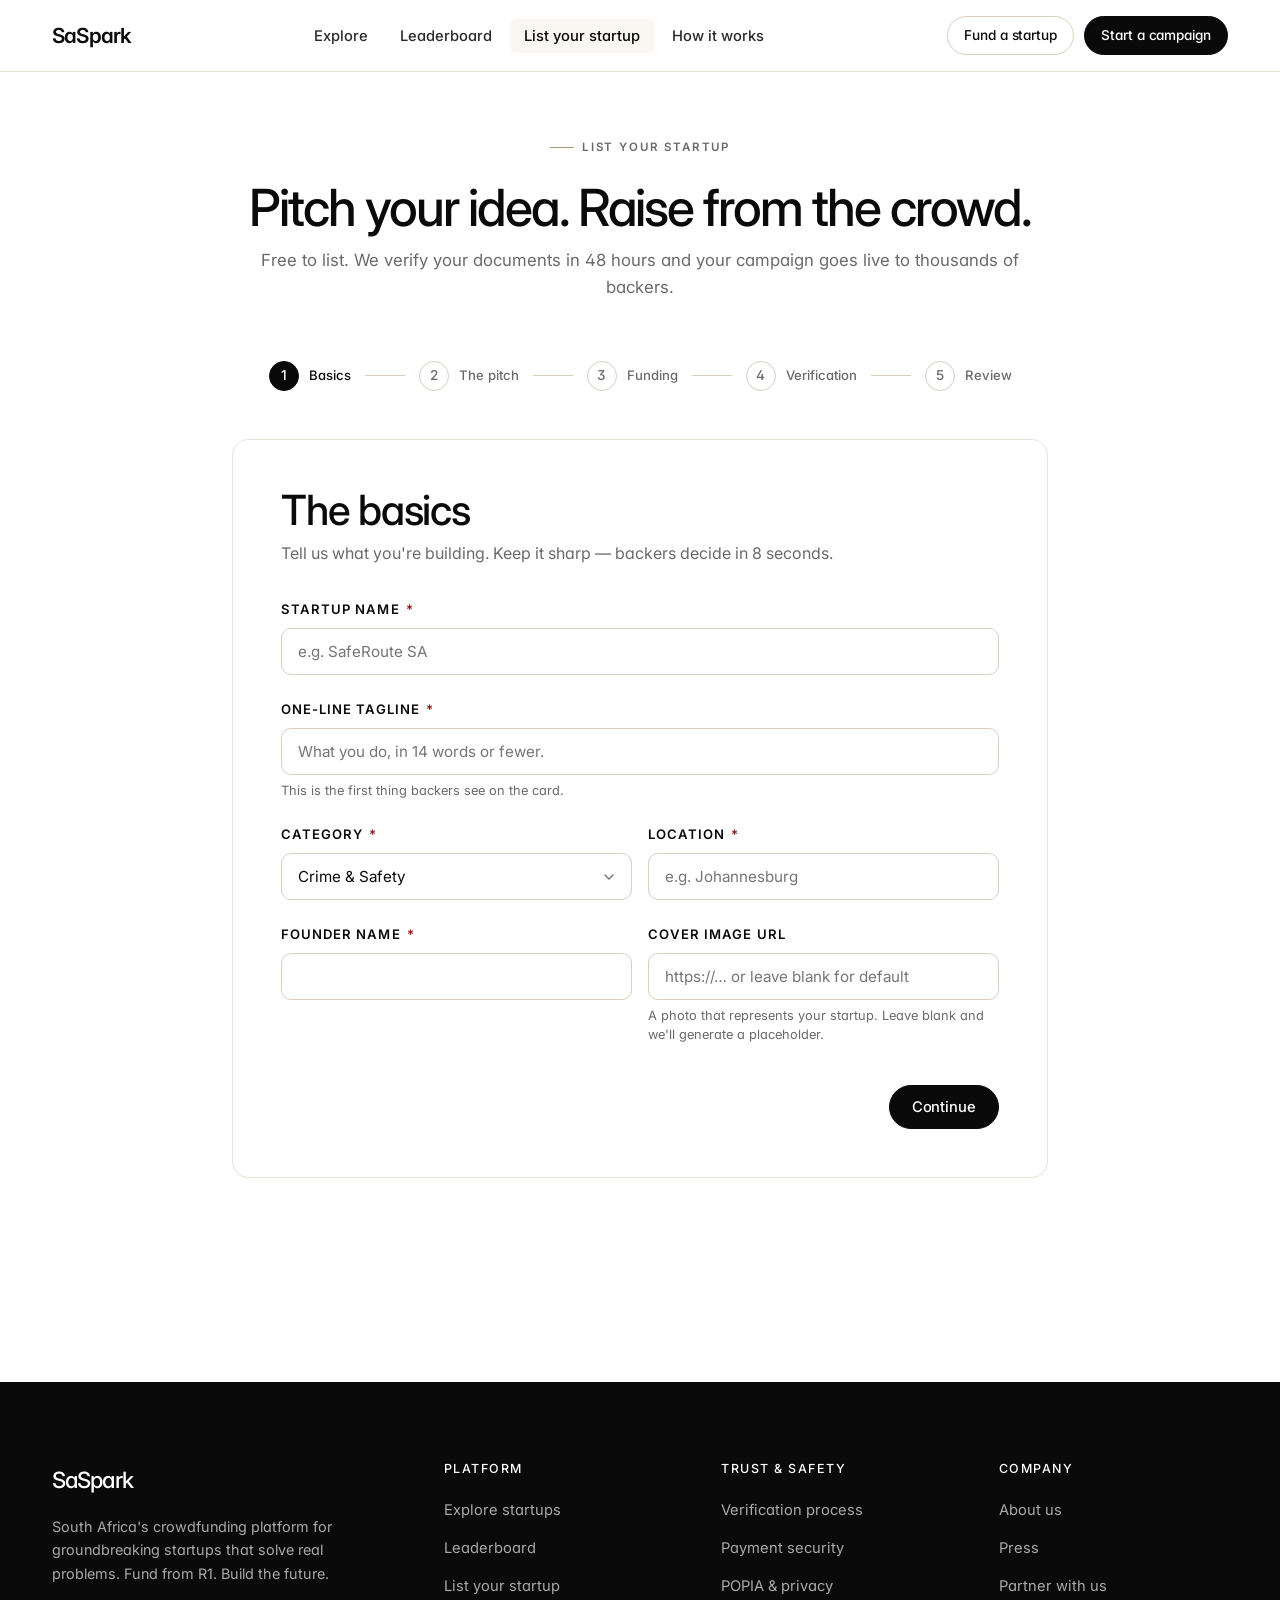
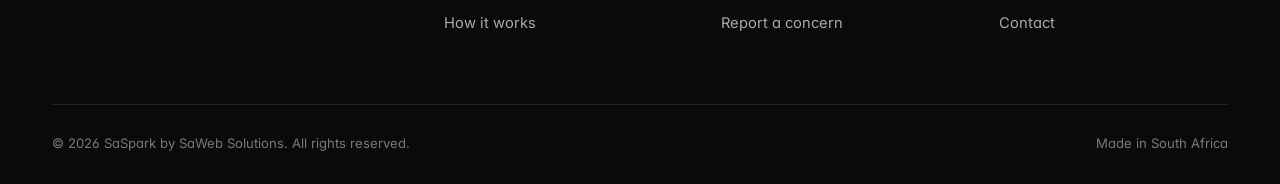
<file: saspark/list.html>
<!DOCTYPE html>
<html lang="en">
<head>
  <meta charset="UTF-8" />
  <meta name="viewport" content="width=device-width, initial-scale=1.0" />
  <title>List your startup — SaSpark</title>
  <meta name="description" content="Submit your startup or business idea to SaSpark and raise funding from the crowd. Free to list — 4% fee on successful campaigns." />
  <link rel="icon" type="image/x-icon" href="/favicon.ico" />
  <link rel="icon" type="image/png" sizes="32x32" href="/favicon-32x32.png" />
  <link rel="icon" type="image/png" sizes="16x16" href="/favicon-16x16.png" />
  <link rel="apple-touch-icon" sizes="180x180" href="/apple-touch-icon.png" />
  <link rel="manifest" href="/site.webmanifest" />
  <link rel="preconnect" href="https://fonts.googleapis.com" />
  <link rel="preconnect" href="https://fonts.gstatic.com" crossorigin />
  <link href="https://fonts.googleapis.com/css2?family=Inter:wght@300;400;500;600;700;800&display=swap" rel="stylesheet" />
  <link rel="stylesheet" href="css/style.css" />
</head>
<body>
  <div id="nav"></div>

  <section style="padding: 130px 0 40px;">
    <div class="container container-narrow text-center">
      <span class="eyebrow" style="justify-content: center;">List your startup</span>
      <h1 style="margin-top: 18px; font-size: clamp(2rem, 4vw, 3.2rem);">
        Pitch your idea. Raise from the crowd.
      </h1>
      <p class="muted" style="font-size: 1.05rem; margin-top: 14px;">
        Free to list. We verify your documents in 48 hours and your campaign goes live to thousands of backers.
      </p>
    </div>
  </section>

  <section style="padding-top: 20px;">
    <div class="container container-narrow">

      <div class="stepper" id="stepper">
        <div class="step-dot active" data-step="1"><div class="circle">1</div><div class="label">Basics</div></div>
        <div class="step-bar"></div>
        <div class="step-dot" data-step="2"><div class="circle">2</div><div class="label">The pitch</div></div>
        <div class="step-bar"></div>
        <div class="step-dot" data-step="3"><div class="circle">3</div><div class="label">Funding</div></div>
        <div class="step-bar"></div>
        <div class="step-dot" data-step="4"><div class="circle">4</div><div class="label">Verification</div></div>
        <div class="step-bar"></div>
        <div class="step-dot" data-step="5"><div class="circle">5</div><div class="label">Review</div></div>
      </div>

      <form id="list-form" novalidate>

        <!-- ─── STEP 1 ────────────────────────────── -->
        <div class="form-card step-pane" data-pane="1">
          <h2>The basics</h2>
          <p class="form-desc">Tell us what you're building. Keep it sharp — backers decide in 8 seconds.</p>

          <div class="form-group">
            <label class="form-label">Startup name <span class="req">*</span></label>
            <input type="text" name="name" class="form-control" placeholder="e.g. SafeRoute SA" required maxlength="60" />
          </div>

          <div class="form-group">
            <label class="form-label">One-line tagline <span class="req">*</span></label>
            <input type="text" name="tagline" class="form-control" placeholder="What you do, in 14 words or fewer." required maxlength="140" />
            <div class="form-help">This is the first thing backers see on the card.</div>
          </div>

          <div class="form-row">
            <div class="form-group">
              <label class="form-label">Category <span class="req">*</span></label>
              <select name="category" class="form-control" required id="cat-select"></select>
            </div>
            <div class="form-group">
              <label class="form-label">Location <span class="req">*</span></label>
              <input type="text" name="location" class="form-control" placeholder="e.g. Johannesburg" required />
            </div>
          </div>

          <div class="form-row">
            <div class="form-group">
              <label class="form-label">Founder name <span class="req">*</span></label>
              <input type="text" name="founder" class="form-control" required />
            </div>
            <div class="form-group">
              <label class="form-label">Cover image URL</label>
              <input type="url" name="coverImg" class="form-control" placeholder="https://… or leave blank for default" />
              <div class="form-help">A photo that represents your startup. Leave blank and we'll generate a placeholder.</div>
            </div>
          </div>

          <div class="form-nav">
            <span></span>
            <button type="button" class="btn btn-primary" data-next>Continue</button>
          </div>
        </div>

        <!-- ─── STEP 2 ────────────────────────────── -->
        <div class="form-card step-pane" data-pane="2" style="display: none;">
          <h2>The pitch</h2>
          <p class="form-desc">Backers want to know: what's broken, how you'll fix it, and what's at stake.</p>

          <div class="form-group">
            <label class="form-label">The problem <span class="req">*</span></label>
            <textarea name="problem" class="form-control" rows="4" placeholder="Be specific. Use real numbers if you have them." required></textarea>
            <div class="form-help">2-4 sentences. State the pain and who suffers from it.</div>
          </div>

          <div class="form-group">
            <label class="form-label">The solution <span class="req">*</span></label>
            <textarea name="solution" class="form-control" rows="4" placeholder="What you're building. How it differs from what exists today." required></textarea>
          </div>

          <div class="form-group">
            <label class="form-label">The plan <span class="req">*</span></label>
            <textarea name="plan" class="form-control" rows="5" placeholder="What happens with the money, broken down by phase. Use new lines for each phase." required></textarea>
          </div>

          <div class="form-group">
            <label class="form-label">The market</label>
            <textarea name="market" class="form-control" rows="3" placeholder="Who buys this? How big is the opportunity?"></textarea>
          </div>

          <div class="form-nav">
            <button type="button" class="btn btn-ghost" data-prev>Back</button>
            <button type="button" class="btn btn-primary" data-next>Continue</button>
          </div>
        </div>

        <!-- ─── STEP 3 ────────────────────────────── -->
        <div class="form-card step-pane" data-pane="3" style="display: none;">
          <h2>Funding</h2>
          <p class="form-desc">Set a realistic goal and timeline. We charge nothing until you raise.</p>

          <div class="form-row">
            <div class="form-group">
              <label class="form-label">Funding goal (ZAR) <span class="req">*</span></label>
              <input type="number" name="fundingGoal" class="form-control" min="1000" step="1000" placeholder="e.g. 500000" required />
              <div class="form-help">Minimum R1,000. No upper limit.</div>
            </div>
            <div class="form-group">
              <label class="form-label">Campaign duration <span class="req">*</span></label>
              <select name="daysLeft" class="form-control" required>
                <option value="14">14 days</option>
                <option value="30" selected>30 days</option>
                <option value="45">45 days</option>
                <option value="60">60 days</option>
                <option value="90">90 days (max)</option>
              </select>
            </div>
          </div>

          <div class="form-group">
            <label class="form-label">Banking details (held in trust until milestones)</label>
            <div class="form-row">
              <input type="text" name="bankName"  class="form-control" placeholder="Bank name (e.g. FNB)" />
              <input type="text" name="accountNo" class="form-control" placeholder="Account number" />
            </div>
            <div class="form-help">Held in a regulated escrow account by Standard Bank Trust. Released to you when you hit milestones.</div>
          </div>

          <div class="form-nav">
            <button type="button" class="btn btn-ghost" data-prev>Back</button>
            <button type="button" class="btn btn-primary" data-next>Continue</button>
          </div>
        </div>

        <!-- ─── STEP 4 ────────────────────────────── -->
        <div class="form-card step-pane" data-pane="4" style="display: none;">
          <h2>Verification</h2>
          <p class="form-desc">Upload the documents that prove your startup is legitimate. We verify within 48 hours.</p>

          <div class="form-group">
            <label class="form-label">CIPC company registration certificate <span class="req">*</span></label>
            <label class="upload-zone" data-doc="cipc" data-icon="file">
              <input type="file" accept=".pdf,.png,.jpg,.jpeg" />
              <div class="upload-icon-mount"></div>
              <div class="upload-text">Click to upload — or drag &amp; drop</div>
              <div class="upload-sub">PDF, PNG, or JPG up to 10MB</div>
            </label>
          </div>

          <div class="form-group">
            <label class="form-label">Founder ID document <span class="req">*</span></label>
            <label class="upload-zone" data-doc="id" data-icon="id-card">
              <input type="file" accept=".pdf,.png,.jpg,.jpeg" />
              <div class="upload-icon-mount"></div>
              <div class="upload-text">SA ID or Passport</div>
              <div class="upload-sub">Both sides if applicable</div>
            </label>
          </div>

          <div class="form-group">
            <label class="form-label">Business plan or pitch deck</label>
            <label class="upload-zone" data-doc="plan" data-icon="file">
              <input type="file" accept=".pdf,.pptx,.key" />
              <div class="upload-icon-mount"></div>
              <div class="upload-text">PDF or PPTX</div>
              <div class="upload-sub">Up to 25MB</div>
            </label>
          </div>

          <div class="form-group">
            <label class="form-label">Tax clearance certificate</label>
            <label class="upload-zone" data-doc="tax" data-icon="receipt">
              <input type="file" accept=".pdf" />
              <div class="upload-icon-mount"></div>
              <div class="upload-text">SARS tax clearance</div>
              <div class="upload-sub">PDF only</div>
            </label>
          </div>

          <div class="form-group">
            <label class="form-label">Other relevant licences / certifications</label>
            <label class="upload-zone" data-doc="other" data-icon="folder">
              <input type="file" multiple accept=".pdf,.png,.jpg,.jpeg" />
              <div class="upload-icon-mount"></div>
              <div class="upload-text">e.g. NCR, HPCSA, PSIRA, NRCS, SABS</div>
              <div class="upload-sub">Multiple files allowed</div>
            </label>
          </div>

          <div class="form-nav">
            <button type="button" class="btn btn-ghost" data-prev>Back</button>
            <button type="button" class="btn btn-primary" data-next>Continue</button>
          </div>
        </div>

        <!-- ─── STEP 5 ────────────────────────────── -->
        <div class="form-card step-pane" data-pane="5" style="display: none;">
          <h2>Review &amp; submit</h2>
          <p class="form-desc">Check everything looks right. Once you submit, we'll review your documents and email you within 48 hours.</p>

          <div id="review-summary" style="background: var(--bg-soft); border: 1px solid var(--border); border-radius: 14px; padding: 24px; margin-bottom: 24px;"></div>

          <div style="display: flex; gap: 12px; padding: 16px; background: var(--bg-cream); border: 1px solid var(--border); border-radius: 12px; margin-bottom: 24px;">
            <span id="info-icon"></span>
            <div style="font-size: 0.9rem; line-height: 1.6;">
              <strong>What happens next:</strong> Our trust team reviews your documents. If anything's missing we'll email you. Once verified, your campaign goes live and you get a shareable link plus a founder dashboard.
            </div>
          </div>

          <label style="display: flex; gap: 10px; align-items: flex-start; margin-bottom: 24px; cursor: pointer;">
            <input type="checkbox" id="agree" style="margin-top: 4px;" />
            <span style="font-size: 0.88rem; color: var(--text-dark); line-height: 1.55;">
              I confirm everything I've submitted is true and accurate. I understand SaSpark holds funds in trust and that misrepresentation may result in legal action and immediate campaign termination.
            </span>
          </label>

          <div class="form-nav">
            <button type="button" class="btn btn-ghost" data-prev>Back</button>
            <button type="submit" class="btn btn-primary btn-lg" id="submit-btn">Submit campaign</button>
          </div>
        </div>

      </form>

      <!-- Success state -->
      <div class="form-card" id="success-card" style="display: none; text-align: center;">
        <div id="success-check" style="margin: 0 auto 16px; display: inline-block; padding: 16px; border: 1px solid var(--border); border-radius: 50%;"></div>
        <h2 style="font-weight: 500;">Your campaign is submitted</h2>
        <p class="muted" style="margin: 8px auto 28px; max-width: 460px;">
          We'll review your documents and email you within 48 hours. In the meantime, your campaign is visible in preview mode.
        </p>
        <div style="display: flex; gap: 12px; justify-content: center; flex-wrap: wrap;">
          <a href="explore.html" class="btn btn-primary">Browse other startups</a>
          <a href="index.html" class="btn btn-ghost">Back to home</a>
        </div>
      </div>

    </div>
  </section>

  <div id="footer"></div>

  <script src="js/data.js"></script>
  <script src="js/app.js"></script>
  <script>
    app.renderNav('list');
    app.renderFooter();

    // populate category select (no emoji)
    document.getElementById('cat-select').innerHTML = app.CATEGORIES.map(
      (c) => `<option value="${c.id}">${c.name}</option>`
    ).join('');

    // inject upload-zone icons
    document.querySelectorAll('.upload-zone').forEach((z) => {
      const ic = z.dataset.icon || 'upload';
      const mount = z.querySelector('.upload-icon-mount');
      if (mount) mount.innerHTML = app.icon(ic, { size: 22 });
    });

    document.getElementById('info-icon').innerHTML = app.icon('info', { size: 18 });
    document.getElementById('success-check').innerHTML = app.icon('check', { size: 28, stroke: 2 });

    const form = document.getElementById('list-form');
    const panes = document.querySelectorAll('.step-pane');
    const dots = document.querySelectorAll('.step-dot');
    const bars = document.querySelectorAll('.step-bar');
    let current = 1;

    function showStep(n) {
      panes.forEach((p) => { p.style.display = +p.dataset.pane === n ? 'block' : 'none'; });
      dots.forEach((d, i) => {
        const sn = +d.dataset.step;
        d.classList.toggle('active', sn === n);
        d.classList.toggle('done', sn < n);
        if (bars[i]) bars[i].classList.toggle('done', sn < n);
      });
      window.scrollTo({ top: 0, behavior: 'smooth' });
      current = n;
      if (n === 5) renderReview();
    }

    function validateStep(n) {
      const pane = document.querySelector(`.step-pane[data-pane="${n}"]`);
      const required = pane.querySelectorAll('[required]');
      for (const el of required) {
        if (!el.value.trim()) {
          el.focus();
          app.toast('Please fill in all required fields.');
          el.style.borderColor = 'var(--danger)';
          setTimeout(() => { el.style.borderColor = ''; }, 1800);
          return false;
        }
      }
      return true;
    }

    document.querySelectorAll('[data-next]').forEach((b) => {
      b.addEventListener('click', () => { if (validateStep(current)) showStep(current + 1); });
    });
    document.querySelectorAll('[data-prev]').forEach((b) => {
      b.addEventListener('click', () => showStep(current - 1));
    });

    // Upload zone behaviour
    document.querySelectorAll('.upload-zone').forEach((zone) => {
      const inp = zone.querySelector('input[type="file"]');
      inp.addEventListener('change', () => {
        if (inp.files.length) {
          zone.classList.add('has-file');
          const names = Array.from(inp.files).map((f) => f.name).join(', ');
          zone.querySelector('.upload-text').textContent = '✓  ' + names;
          zone.querySelector('.upload-sub').textContent = 'Tap to replace';
        }
      });
    });

    function renderReview() {
      const fd = new FormData(form);
      const cat = app.catLookup(fd.get('category'));
      const docs = Array.from(document.querySelectorAll('.upload-zone'))
        .filter((z) => z.classList.contains('has-file'))
        .map((z) => z.dataset.doc);

      document.getElementById('review-summary').innerHTML = `
        <div style="display: grid; grid-template-columns: 130px 1fr; gap: 14px 18px; font-size: 0.92rem;">
          <strong>Name</strong><span>${app.escapeHtml(fd.get('name') || '—')}</span>
          <strong>Tagline</strong><span>${app.escapeHtml(fd.get('tagline') || '—')}</span>
          <strong>Category</strong><span>${cat.name}</span>
          <strong>Location</strong><span>${app.escapeHtml(fd.get('location') || '—')}</span>
          <strong>Founder</strong><span>${app.escapeHtml(fd.get('founder') || '—')}</span>
          <strong>Goal</strong><span>${app.fmtZARExact(+fd.get('fundingGoal') || 0)}</span>
          <strong>Duration</strong><span>${fd.get('daysLeft') || '30'} days</span>
          <strong>Documents</strong><span>${docs.length ? docs.length + ' uploaded' : '<span style="color: var(--danger);">None yet — strongly recommended</span>'}</span>
        </div>
      `;
    }

    form.addEventListener('submit', (e) => {
      e.preventDefault();
      if (!document.getElementById('agree').checked) {
        app.toast('Please confirm the declaration to submit.');
        return;
      }
      const fd = new FormData(form);
      const newStartup = {
        id: 's' + Date.now(),
        slug: (fd.get('name') || '').toLowerCase().replace(/[^a-z0-9]+/g, '-'),
        name: fd.get('name'),
        tagline: fd.get('tagline'),
        coverImg: fd.get('coverImg') || undefined,
        category: fd.get('category'),
        location: fd.get('location'),
        founder: fd.get('founder'),
        verified: false,
        fundingGoal: +fd.get('fundingGoal') || 0,
        amountRaised: 0,
        fundersCount: 0,
        daysLeft: +fd.get('daysLeft') || 30,
        views: 0,
        trending: 50,
        createdAt: new Date().toISOString().split('T')[0],
        problem:  fd.get('problem'),
        solution: fd.get('solution'),
        plan:     fd.get('plan'),
        market:   fd.get('market'),
        team:     [{ name: fd.get('founder'), role: 'Founder', initials: (fd.get('founder') || 'F').split(' ').map((x) => x[0]).slice(0, 2).join('').toUpperCase() }],
        documents: ['Under review — submitted on ' + new Date().toLocaleDateString('en-ZA')],
        updates: [],
      };

      app.addSubmittedStartup(newStartup);
      form.style.display = 'none';
      document.getElementById('stepper').style.display = 'none';
      document.getElementById('success-card').style.display = 'block';
      window.scrollTo({ top: 0, behavior: 'smooth' });
      app.toast('Campaign submitted for review');
    });
  </script>
</body>
</html>
</file>
<file: saspark/css/style.css>
/* ============================================================
   SaSpark — Editorial Design System
   White / cream / nude / black. Line icons. Real photography.
   ============================================================ */

*, *::before, *::after { box-sizing: border-box; margin: 0; padding: 0; }

:root {
  /* Neutral palette */
  --ink:           #0a0a0a;
  --ink-soft:      #1f1f1f;
  --text-dark:     #2a2a2a;
  --text-mid:      #6a6a6a;
  --text-light:    #9a9a9a;

  --bg:            #ffffff;
  --bg-soft:       #faf7f2;
  --bg-cream:      #f4ede0;
  --bg-warm:       #ede4d3;

  --border:        #ebe5d8;
  --border-mid:    #d8cfbb;
  --border-strong: #a8957a;

  --nude:          #d4c5b0;
  --nude-deep:     #a8957a;
  --clay:          #8b6f4e;

  /* Semantic — used sparingly */
  --success:       #1a1a1a;
  --danger:        #8b1a1a;

  --shadow-sm:     0 1px 2px rgba(10,10,10,0.04);
  --shadow:        0 2px 8px rgba(10,10,10,0.05), 0 1px 3px rgba(10,10,10,0.03);
  --shadow-lg:     0 12px 32px rgba(10,10,10,0.08);

  --r-sm: 6px;
  --r:    10px;
  --r-lg: 16px;
  --r-xl: 24px;
}

html { scroll-behavior: smooth; }

body {
  font-family: 'Inter', -apple-system, BlinkMacSystemFont, system-ui, sans-serif;
  background: var(--bg);
  color: var(--ink);
  line-height: 1.6;
  overflow-x: hidden;
  -webkit-font-smoothing: antialiased;
  -moz-osx-font-smoothing: grayscale;
  font-feature-settings: 'ss01' on, 'cv11' on;
}

img, svg { display: block; max-width: 100%; }
a { color: var(--ink); text-decoration: none; }
button { font-family: inherit; cursor: pointer; border: none; background: none; color: inherit; }
input, textarea, select { font-family: inherit; font-size: inherit; color: inherit; }

::selection { background: var(--ink); color: var(--bg); }

/* Scrollbar */
::-webkit-scrollbar { width: 8px; height: 8px; }
::-webkit-scrollbar-track { background: var(--bg-soft); }
::-webkit-scrollbar-thumb { background: var(--border-strong); border-radius: 4px; }
::-webkit-scrollbar-thumb:hover { background: var(--ink); }

/* Icon defaults */
.ico { display: inline-block; vertical-align: middle; flex-shrink: 0; }

/* ─── Layout ──────────────────────────────────────────── */
.container {
  width: 100%;
  max-width: 1240px;
  margin: 0 auto;
  padding: 0 32px;
}
.container-narrow { max-width: 880px; }

@media (max-width: 600px) { .container { padding: 0 20px; } }

/* ─── Typography ──────────────────────────────────────── */
h1, h2, h3, h4, h5 {
  line-height: 1.1;
  letter-spacing: -0.025em;
  font-weight: 600;
  color: var(--ink);
}
h1 {
  font-size: clamp(2.4rem, 5.2vw, 4.6rem);
  font-weight: 500;
  letter-spacing: -0.04em;
  line-height: 1.02;
}
h2 {
  font-size: clamp(1.8rem, 3.4vw, 2.6rem);
  font-weight: 500;
  letter-spacing: -0.03em;
}
h3 { font-size: 1.25rem; font-weight: 600; }
h4 { font-size: 1rem; font-weight: 600; }

.eyebrow {
  display: inline-flex;
  align-items: center;
  gap: 8px;
  padding: 6px 0;
  color: var(--text-mid);
  font-size: 0.72rem;
  font-weight: 600;
  text-transform: uppercase;
  letter-spacing: 0.16em;
}
.eyebrow::before {
  content: '';
  width: 24px; height: 1px;
  background: var(--border-strong);
}

.muted { color: var(--text-mid); }

/* ─── Nav ────────────────────────────────────────────── */
nav.site-nav {
  position: fixed; top: 0; left: 0; right: 0;
  z-index: 1000;
  background: rgba(255,255,255,0.92);
  backdrop-filter: blur(12px);
  -webkit-backdrop-filter: blur(12px);
  border-bottom: 1px solid var(--border);
  height: 72px;
  display: flex; align-items: center;
}
nav.site-nav .container {
  display: flex;
  align-items: center;
  justify-content: space-between;
  gap: 24px;
}
.nav-logo {
  display: flex; align-items: center;
  font-weight: 600;
  font-size: 1.4rem;
  color: var(--ink);
  letter-spacing: -0.03em;
}
.nav-logo-mark {
  font-weight: 600;
  font-size: 1.3rem;
  letter-spacing: -0.04em;
}

.nav-links {
  display: flex; gap: 4px; list-style: none;
  align-items: center;
}
.nav-links a {
  color: var(--text-dark);
  font-weight: 500;
  font-size: 0.92rem;
  padding: 8px 14px;
  border-radius: 6px;
  transition: color 0.15s, background 0.15s;
}
.nav-links a:hover { background: var(--bg-soft); }
.nav-links a.active { color: var(--ink); background: var(--bg-soft); }

.nav-actions { display: flex; gap: 10px; align-items: center; }

/* Hamburger */
.hamburger { display: none; flex-direction: column; gap: 5px; cursor: pointer; padding: 8px; }
.hamburger span {
  display: block; width: 22px; height: 1.5px;
  background: var(--ink); border-radius: 2px;
  transition: transform 0.2s, opacity 0.2s;
}
.hamburger.open span:nth-child(1) { transform: translateY(7px) rotate(45deg); }
.hamburger.open span:nth-child(2) { opacity: 0; }
.hamburger.open span:nth-child(3) { transform: translateY(-7px) rotate(-45deg); }

@media (max-width: 920px) {
  .nav-links {
    position: fixed; top: 72px; left: 0; right: 0;
    background: var(--bg);
    flex-direction: column;
    align-items: stretch;
    padding: 24px;
    gap: 4px;
    border-bottom: 1px solid var(--border);
    transform: translateY(-120%);
    transition: transform 0.3s;
  }
  .nav-links.open { transform: translateY(0); }
  .nav-links a { padding: 14px 16px; }
  .hamburger { display: flex; }
  .nav-actions .btn-ghost { display: none; }
}

/* ─── Buttons ─────────────────────────────────────────── */
.btn {
  display: inline-flex; align-items: center; justify-content: center; gap: 8px;
  padding: 12px 22px;
  border-radius: 999px;
  font-weight: 500;
  font-size: 0.92rem;
  cursor: pointer;
  transition: transform 0.15s, background 0.2s, color 0.2s, border-color 0.2s;
  white-space: nowrap;
  text-decoration: none;
  border: 1px solid transparent;
  letter-spacing: -0.005em;
}
.btn-primary {
  background: var(--ink);
  color: var(--bg);
  border-color: var(--ink);
}
.btn-primary:hover {
  background: var(--ink-soft);
  transform: translateY(-1px);
}
.btn-secondary {
  background: var(--nude);
  color: var(--ink);
}
.btn-secondary:hover {
  background: var(--nude-deep);
  color: var(--bg);
}
.btn-ghost {
  background: transparent;
  color: var(--ink);
  border-color: var(--border-mid);
}
.btn-ghost:hover {
  background: var(--bg-soft);
  border-color: var(--ink);
}
.btn-fund {
  background: var(--ink);
  color: var(--bg);
  font-weight: 500;
}
.btn-fund:hover { background: var(--ink-soft); transform: translateY(-1px); }
.btn-lg { padding: 16px 30px; font-size: 1rem; }
.btn-sm { padding: 8px 16px; font-size: 0.85rem; }
.btn-full { width: 100%; }
.btn[disabled] { opacity: 0.4; cursor: not-allowed; transform: none !important; }
.btn .ico { stroke-width: 1.8; }

/* ─── Hero ────────────────────────────────────────────── */
.hero {
  position: relative;
  padding: 160px 0 100px;
  overflow: hidden;
  background: var(--bg);
}
.hero-inner { position: relative; text-align: left; max-width: 1100px; }
.hero h1 { margin: 28px 0 24px; max-width: 900px; }
.hero p.lede {
  font-size: clamp(1.05rem, 1.4vw, 1.2rem);
  color: var(--text-mid);
  max-width: 620px;
  margin: 0 0 40px;
  line-height: 1.55;
}
.hero-ctas {
  display: flex; gap: 12px; flex-wrap: wrap;
  margin-bottom: 80px;
}

/* Hero stats */
.hero-stats {
  display: grid;
  grid-template-columns: repeat(auto-fit, minmax(180px, 1fr));
  gap: 0;
  margin: 0 auto;
  padding: 32px 0;
  border-top: 1px solid var(--border);
  border-bottom: 1px solid var(--border);
}
.hero-stat {
  text-align: left;
  padding: 4px 32px;
  border-right: 1px solid var(--border);
}
.hero-stat:last-child { border-right: none; }
@media (max-width: 700px) {
  .hero-stat { border-right: none; border-bottom: 1px solid var(--border); padding: 20px 0; }
  .hero-stat:last-child { border-bottom: none; }
}
.hero-stat .v {
  font-size: 2rem; font-weight: 500;
  color: var(--ink);
  letter-spacing: -0.03em;
  line-height: 1;
  margin-bottom: 6px;
}
.hero-stat .l {
  font-size: 0.78rem;
  text-transform: uppercase;
  letter-spacing: 0.12em;
  color: var(--text-mid);
  font-weight: 500;
}

/* ─── Sections ────────────────────────────────────────── */
section { padding: 100px 0; }
.section-header { max-width: 720px; margin: 0 0 56px; }
.section-header.center { text-align: center; margin-left: auto; margin-right: auto; }
.section-header h2 { margin: 14px 0 12px; }
.section-header p { color: var(--text-mid); font-size: 1.02rem; }

.section-cream { background: var(--bg-cream); }
.section-soft  { background: var(--bg-soft); }
.section-dark  {
  background: var(--ink);
  color: var(--bg);
}
.section-dark > .container > .section-header h2,
.section-dark > .container > .section-header h3 { color: var(--bg); }
.section-dark .section-header p { color: rgba(255,255,255,0.65); }
.section-dark .eyebrow { color: rgba(255,255,255,0.5); }
.section-dark .eyebrow::before { background: rgba(255,255,255,0.3); }

/* ─── Startup Cards ───────────────────────────────────── */
.startup-grid {
  display: grid;
  grid-template-columns: repeat(auto-fill, minmax(310px, 1fr));
  gap: 28px;
}
.startup-card {
  background: var(--bg);
  border-radius: var(--r-lg);
  overflow: hidden;
  border: 1px solid var(--border);
  transition: transform 0.25s ease, box-shadow 0.25s ease, border-color 0.2s;
  display: flex;
  flex-direction: column;
  text-decoration: none;
  color: inherit;
}
.startup-card:hover {
  transform: translateY(-2px);
  box-shadow: var(--shadow-lg);
  border-color: var(--border-mid);
}
.startup-cover {
  height: 200px;
  position: relative;
  overflow: hidden;
  background: var(--bg-soft);
}
.startup-cover img {
  width: 100%; height: 100%;
  object-fit: cover;
  transition: transform 0.5s ease;
}
.startup-card:hover .startup-cover img { transform: scale(1.04); }

.cat-tag {
  position: absolute;
  top: 14px; left: 14px;
  background: rgba(255,255,255,0.96);
  color: var(--ink);
  padding: 6px 11px 6px 9px;
  border-radius: 999px;
  font-size: 0.72rem;
  font-weight: 600;
  letter-spacing: -0.005em;
  display: inline-flex;
  align-items: center;
  gap: 6px;
  z-index: 2;
  border: 1px solid rgba(10,10,10,0.06);
}
.cat-tag .ico { stroke-width: 1.8; }

.verified-badge {
  position: absolute;
  top: 14px; right: 14px;
  background: var(--ink);
  color: var(--bg);
  width: 28px; height: 28px;
  border-radius: 50%;
  display: grid; place-items: center;
  z-index: 2;
}
.verified-badge .ico { stroke-width: 2.4; }

.startup-body { padding: 22px; flex: 1; display: flex; flex-direction: column; }
.startup-name {
  font-weight: 600; font-size: 1.18rem;
  margin-bottom: 8px;
  letter-spacing: -0.015em;
  line-height: 1.25;
}
.startup-tagline {
  color: var(--text-mid);
  font-size: 0.9rem;
  margin-bottom: 22px;
  flex: 1;
  line-height: 1.55;
}

.fund-bar {
  height: 4px;
  background: var(--bg-warm);
  border-radius: 999px;
  overflow: hidden;
  margin-bottom: 12px;
}
.fund-bar-fill {
  height: 100%;
  background: var(--ink);
  border-radius: 999px;
  transition: width 0.6s cubic-bezier(0.34, 1.56, 0.64, 1);
}
.fund-meta {
  display: flex; justify-content: space-between;
  font-size: 0.85rem;
  color: var(--text-mid);
}
.fund-meta strong { color: var(--ink); font-weight: 600; }

.card-footer {
  padding: 14px 22px;
  border-top: 1px solid var(--border);
  display: flex; justify-content: space-between; align-items: center;
  font-size: 0.78rem;
  color: var(--text-mid);
  gap: 12px;
}
.card-footer span {
  display: inline-flex; align-items: center; gap: 5px;
}
.trend-pill {
  display: inline-flex; align-items: center; gap: 4px;
  border: 1px solid var(--border-strong);
  color: var(--clay);
  padding: 2px 8px;
  border-radius: 999px;
  font-weight: 600;
  font-size: 0.7rem;
  background: var(--bg);
}

/* ─── Categories ──────────────────────────────────────── */
.cat-grid {
  display: grid;
  grid-template-columns: repeat(auto-fit, minmax(180px, 1fr));
  gap: 1px;
  background: var(--border);
  border: 1px solid var(--border);
  border-radius: var(--r-lg);
  overflow: hidden;
}
.cat-card {
  padding: 28px 22px;
  background: var(--bg);
  text-align: left;
  transition: background 0.2s;
  text-decoration: none;
  color: inherit;
  display: block;
}
.cat-card:hover { background: var(--bg-soft); }
.cat-icon-wrap {
  width: 38px; height: 38px;
  border: 1px solid var(--border-mid);
  border-radius: 8px;
  display: grid; place-items: center;
  margin-bottom: 18px;
  color: var(--ink);
  background: var(--bg);
}
.cat-card-name { font-weight: 600; margin-bottom: 4px; font-size: 0.98rem; }
.cat-card-count { font-size: 0.82rem; color: var(--text-mid); }

/* ─── How it works ────────────────────────────────────── */
.steps {
  display: grid;
  grid-template-columns: repeat(auto-fit, minmax(260px, 1fr));
  gap: 1px;
  background: var(--border);
  border: 1px solid var(--border);
}
.section-dark .steps { background: rgba(255,255,255,0.1); border-color: rgba(255,255,255,0.1); }
.step {
  background: var(--bg);
  padding: 40px 32px;
  position: relative;
}
.section-dark .step { background: var(--ink); }
.section-dark .step h3 { color: var(--bg); }
.section-dark .step p { color: rgba(255,255,255,0.65); }

.step-num {
  font-size: 0.72rem;
  font-weight: 600;
  letter-spacing: 0.16em;
  text-transform: uppercase;
  color: var(--text-mid);
  margin-bottom: 32px;
  display: flex;
  align-items: center;
  gap: 10px;
}
.section-dark .step-num { color: rgba(255,255,255,0.5); }
.step-num::after {
  content: '';
  flex: 1;
  height: 1px;
  background: var(--border);
  margin-left: 4px;
}
.section-dark .step-num::after { background: rgba(255,255,255,0.15); }

.step h3 { margin: 0 0 14px; font-weight: 500; font-size: 1.4rem; letter-spacing: -0.02em; }
.step p { color: var(--text-mid); font-size: 0.95rem; line-height: 1.65; }

/* ─── Footer ──────────────────────────────────────────── */
footer.site-footer {
  background: var(--ink);
  color: rgba(255,255,255,0.65);
  padding: 80px 0 30px;
  margin-top: 80px;
}
footer.site-footer .footer-grid {
  display: grid;
  grid-template-columns: 1.5fr repeat(3, 1fr);
  gap: 48px;
  margin-bottom: 56px;
}
@media (max-width: 760px) {
  footer.site-footer .footer-grid { grid-template-columns: 1fr 1fr; }
}
footer.site-footer h4 {
  color: var(--bg);
  font-size: 0.78rem;
  margin-bottom: 22px;
  text-transform: uppercase;
  letter-spacing: 0.12em;
  font-weight: 500;
}
footer.site-footer ul { list-style: none; }
footer.site-footer ul li { margin-bottom: 12px; }
footer.site-footer a {
  color: rgba(255,255,255,0.65);
  font-size: 0.92rem;
  transition: color 0.15s;
}
footer.site-footer a:hover { color: var(--bg); }
.footer-brand-name {
  font-size: 1.4rem; font-weight: 500; color: var(--bg);
  letter-spacing: -0.04em;
  margin-bottom: 18px;
}
.footer-bottom {
  padding-top: 28px;
  border-top: 1px solid rgba(255,255,255,0.1);
  display: flex; justify-content: space-between; flex-wrap: wrap; gap: 14px;
  font-size: 0.82rem;
  color: rgba(255,255,255,0.45);
}

/* ─── Toolbar (explore) ───────────────────────────────── */
.toolbar {
  display: flex;
  flex-wrap: wrap;
  gap: 12px;
  align-items: center;
  margin-bottom: 28px;
}
.toolbar .search {
  flex: 1; min-width: 260px;
  position: relative;
}
.toolbar .search input {
  width: 100%;
  padding: 13px 14px 13px 42px;
  border: 1px solid var(--border-mid);
  border-radius: 999px;
  font-size: 0.95rem;
  background: var(--bg);
  outline: none;
  transition: border-color 0.15s;
}
.toolbar .search input:focus { border-color: var(--ink); }
.toolbar .search .search-ico {
  position: absolute; left: 16px; top: 50%; transform: translateY(-50%);
  color: var(--text-mid);
  pointer-events: none;
}
.toolbar select {
  padding: 12px 36px 12px 16px;
  border: 1px solid var(--border-mid);
  border-radius: 999px;
  background: var(--bg) url("data:image/svg+xml;utf8,<svg xmlns='http://www.w3.org/2000/svg' viewBox='0 0 24 24' fill='none' stroke='%236a6a6a' stroke-width='1.8' stroke-linecap='round' stroke-linejoin='round'><polyline points='6 9 12 15 18 9'/></svg>") no-repeat right 14px center / 14px;
  appearance: none;
  -webkit-appearance: none;
  font-size: 0.9rem;
  font-weight: 500;
  cursor: pointer;
  outline: none;
}
.toolbar select:focus { border-color: var(--ink); }

.cat-chips { display: flex; flex-wrap: wrap; gap: 8px; margin-bottom: 32px; }
.cat-chip {
  padding: 8px 16px;
  border-radius: 999px;
  border: 1px solid var(--border-mid);
  background: var(--bg);
  font-size: 0.85rem;
  font-weight: 500;
  color: var(--text-dark);
  cursor: pointer;
  transition: all 0.15s;
  display: inline-flex;
  align-items: center;
  gap: 6px;
}
.cat-chip:hover { border-color: var(--ink); }
.cat-chip.active {
  background: var(--ink);
  color: var(--bg);
  border-color: var(--ink);
}

/* ─── Detail page ─────────────────────────────────────── */
.detail-hero {
  padding: 110px 0 30px;
  background: var(--bg);
  border-bottom: 1px solid var(--border);
}
.detail-cover {
  width: 100%;
  height: 420px;
  border-radius: var(--r-lg);
  overflow: hidden;
  position: relative;
  margin-bottom: 36px;
  background: var(--bg-soft);
}
.detail-cover img {
  width: 100%; height: 100%; object-fit: cover;
}
.detail-cover .cat-tag { top: 20px; left: 20px; padding: 8px 14px 8px 12px; font-size: 0.78rem; }
.detail-cover .verified-badge { top: 20px; right: 20px; width: 36px; height: 36px; }
.detail-cover .verified-badge .ico { width: 16px; height: 16px; }

.detail-layout {
  display: grid;
  grid-template-columns: 1fr 380px;
  gap: 64px;
}
@media (max-width: 1000px) {
  .detail-layout { grid-template-columns: 1fr; }
}
.detail-main { min-width: 0; }
.detail-title { margin-bottom: 14px; font-size: clamp(1.8rem, 3vw, 2.6rem); }
.detail-tagline { font-size: 1.18rem; color: var(--text-mid); margin-bottom: 28px; line-height: 1.55; }
.detail-meta {
  display: flex; flex-wrap: wrap; gap: 24px;
  margin-bottom: 36px;
  font-size: 0.88rem;
  color: var(--text-mid);
  padding-bottom: 28px;
  border-bottom: 1px solid var(--border);
}
.detail-meta span { display: inline-flex; gap: 6px; align-items: center; }

/* Tabs */
.tabs {
  display: flex; gap: 0;
  border-bottom: 1px solid var(--border);
  margin-bottom: 32px;
  overflow-x: auto;
  scrollbar-width: none;
}
.tabs::-webkit-scrollbar { display: none; }
.tab {
  padding: 14px 22px 14px 0;
  margin-right: 28px;
  background: transparent;
  border: none;
  border-bottom: 1px solid transparent;
  font-weight: 500;
  color: var(--text-mid);
  cursor: pointer;
  white-space: nowrap;
  font-size: 0.95rem;
  margin-bottom: -1px;
  transition: color 0.15s, border-color 0.15s;
  letter-spacing: -0.005em;
}
.tab.active { color: var(--ink); border-color: var(--ink); }
.tab:hover:not(.active) { color: var(--ink); }
.tab-panel { display: none; line-height: 1.75; color: var(--text-dark); font-size: 1rem; }
.tab-panel.active { display: block; }
.tab-panel h3 {
  margin: 32px 0 14px;
  color: var(--ink);
  font-size: 1.05rem;
  font-weight: 600;
  text-transform: uppercase;
  letter-spacing: 0.12em;
  display: flex;
  align-items: center;
  gap: 10px;
}
.tab-panel h3 .ico { color: var(--text-mid); }
.tab-panel h3:first-child { margin-top: 0; }
.tab-panel p { margin-bottom: 14px; }

/* Fund sidebar */
.fund-sidebar {
  position: sticky;
  top: 96px;
  background: var(--bg);
  border: 1px solid var(--border);
  border-radius: var(--r-lg);
  padding: 32px;
  height: fit-content;
}
.fund-raised {
  font-size: 2.4rem; font-weight: 500;
  color: var(--ink); letter-spacing: -0.03em;
  margin-bottom: 4px;
  line-height: 1.1;
}
.fund-goal-line {
  color: var(--text-mid);
  font-size: 0.92rem;
  margin-bottom: 20px;
}
.fund-bar-lg {
  height: 6px;
  background: var(--bg-warm);
  border-radius: 999px;
  overflow: hidden;
  margin-bottom: 24px;
}
.fund-bar-lg .fund-bar-fill { background: var(--ink); }
.fund-stats {
  display: grid; grid-template-columns: 1fr 1fr;
  gap: 0;
  margin-bottom: 28px;
  padding-bottom: 28px;
  border-bottom: 1px solid var(--border);
}
.fund-stat { padding-right: 16px; border-right: 1px solid var(--border); }
.fund-stat:last-child { padding-right: 0; padding-left: 16px; border-right: none; }
.fund-stat .n {
  font-weight: 500; font-size: 1.4rem; color: var(--ink);
  letter-spacing: -0.02em; line-height: 1.1; margin-bottom: 4px;
}
.fund-stat .l {
  font-size: 0.72rem; color: var(--text-mid);
  text-transform: uppercase; letter-spacing: 0.12em; font-weight: 500;
}

.verified-row {
  display: flex; align-items: center; gap: 10px;
  padding: 14px 16px;
  background: var(--bg-soft);
  border: 1px solid var(--border);
  border-radius: 10px;
  margin-bottom: 18px;
  font-size: 0.88rem;
  color: var(--ink);
  font-weight: 500;
}
.verified-row .ico { color: var(--ink); }

/* Recent funders */
.funders-list { list-style: none; margin-top: 20px; }
.funder-item {
  display: flex; align-items: center; gap: 14px;
  padding: 14px 0;
  border-bottom: 1px solid var(--border);
}
.funder-item:last-child { border-bottom: none; }
.funder-avatar {
  width: 36px; height: 36px;
  border-radius: 50%;
  background: var(--bg-cream);
  color: var(--ink);
  display: grid; place-items: center;
  font-weight: 600;
  font-size: 0.8rem;
  flex-shrink: 0;
  border: 1px solid var(--border);
}
.funder-info { flex: 1; min-width: 0; }
.funder-name { font-weight: 500; font-size: 0.92rem; }
.funder-msg { color: var(--text-mid); font-size: 0.82rem; overflow: hidden; text-overflow: ellipsis; white-space: nowrap; }
.funder-amount {
  font-weight: 600;
  color: var(--ink);
  font-size: 0.92rem;
  white-space: nowrap;
}

/* ─── Modal ───────────────────────────────────────────── */
.modal-backdrop {
  position: fixed; inset: 0;
  background: rgba(10,10,10,0.5);
  backdrop-filter: blur(6px);
  -webkit-backdrop-filter: blur(6px);
  z-index: 2000;
  display: none;
  align-items: center;
  justify-content: center;
  padding: 24px;
  opacity: 0;
  transition: opacity 0.2s;
}
.modal-backdrop.open { display: flex; opacity: 1; }
.modal {
  background: var(--bg);
  border-radius: var(--r-xl);
  width: 100%;
  max-width: 480px;
  max-height: 90vh;
  overflow-y: auto;
  padding: 40px;
  position: relative;
  border: 1px solid var(--border);
  box-shadow: 0 32px 80px rgba(0,0,0,0.3);
  transform: scale(0.96) translateY(10px);
  transition: transform 0.25s;
}
.modal-backdrop.open .modal { transform: scale(1) translateY(0); }
.modal-close {
  position: absolute;
  top: 18px; right: 18px;
  width: 36px; height: 36px;
  border-radius: 50%;
  display: grid; place-items: center;
  color: var(--text-mid);
  cursor: pointer;
  transition: background 0.15s, color 0.15s;
}
.modal-close:hover { background: var(--bg-soft); color: var(--ink); }

/* Amount picker */
.amount-input-wrap {
  position: relative;
  margin: 24px 0;
}
.amount-input-wrap .currency {
  position: absolute;
  top: 50%;
  left: 22px;
  transform: translateY(-50%);
  font-size: 1.6rem;
  font-weight: 500;
  color: var(--text-light);
  pointer-events: none;
}
.amount-input {
  width: 100%;
  padding: 22px 22px 22px 52px;
  font-size: 1.8rem;
  font-weight: 500;
  border: 1px solid var(--border-mid);
  border-radius: 14px;
  background: var(--bg);
  outline: none;
  letter-spacing: -0.02em;
  transition: border-color 0.15s;
}
.amount-input:focus { border-color: var(--ink); }

.quick-amounts {
  display: grid; grid-template-columns: repeat(4, 1fr);
  gap: 8px;
  margin-bottom: 24px;
}
.quick-amount {
  padding: 10px;
  background: var(--bg);
  border: 1px solid var(--border-mid);
  border-radius: 8px;
  font-weight: 500;
  font-size: 0.88rem;
  color: var(--ink);
  cursor: pointer;
  transition: all 0.15s;
}
.quick-amount:hover { border-color: var(--ink); }
.quick-amount.active { background: var(--ink); color: var(--bg); border-color: var(--ink); }

/* ─── Forms ───────────────────────────────────────────── */
.form-group { margin-bottom: 24px; }
.form-label {
  display: block;
  margin-bottom: 8px;
  font-size: 0.82rem;
  font-weight: 600;
  color: var(--ink);
  text-transform: uppercase;
  letter-spacing: 0.08em;
}
.form-label .req { color: var(--danger); margin-left: 2px; }
.form-help {
  font-size: 0.8rem;
  color: var(--text-mid);
  margin-top: 6px;
  line-height: 1.5;
}
.form-control {
  width: 100%;
  padding: 13px 16px;
  border: 1px solid var(--border-mid);
  border-radius: 10px;
  background: var(--bg);
  font-size: 0.95rem;
  outline: none;
  transition: border-color 0.15s;
}
.form-control:focus { border-color: var(--ink); }
textarea.form-control { resize: vertical; min-height: 110px; line-height: 1.6; }
select.form-control {
  appearance: none; -webkit-appearance: none;
  background: var(--bg) url("data:image/svg+xml;utf8,<svg xmlns='http://www.w3.org/2000/svg' viewBox='0 0 24 24' fill='none' stroke='%236a6a6a' stroke-width='1.8' stroke-linecap='round' stroke-linejoin='round'><polyline points='6 9 12 15 18 9'/></svg>") no-repeat right 14px center / 16px;
  padding-right: 40px;
}

.form-row { display: grid; grid-template-columns: 1fr 1fr; gap: 16px; }
@media (max-width: 600px) { .form-row { grid-template-columns: 1fr; } }

/* Upload */
.upload-zone {
  border: 1px dashed var(--border-strong);
  border-radius: 12px;
  padding: 32px;
  text-align: center;
  cursor: pointer;
  transition: border-color 0.15s, background 0.15s;
  background: var(--bg-soft);
  display: block;
}
.upload-zone:hover { border-color: var(--ink); background: var(--bg-cream); }
.upload-zone.has-file { border-style: solid; border-color: var(--ink); background: var(--bg-soft); }
.upload-zone .ico { color: var(--ink); margin: 0 auto 14px; display: block; width: 24px; height: 24px; }
.upload-zone .upload-text { font-weight: 500; color: var(--ink); margin-bottom: 4px; font-size: 0.95rem; }
.upload-zone .upload-sub { font-size: 0.8rem; color: var(--text-mid); }
.upload-zone input[type="file"] { display: none; }

/* Stepper */
.stepper {
  display: flex; align-items: center; justify-content: center;
  gap: 0;
  margin-bottom: 48px;
  flex-wrap: wrap;
}
.step-dot {
  display: flex; align-items: center; gap: 10px;
}
.step-dot .circle {
  width: 30px; height: 30px;
  border-radius: 50%;
  background: var(--bg);
  color: var(--text-mid);
  border: 1px solid var(--border-mid);
  font-weight: 500;
  display: grid; place-items: center;
  font-size: 0.85rem;
  transition: all 0.2s;
}
.step-dot .label {
  font-size: 0.82rem;
  font-weight: 500;
  color: var(--text-mid);
}
.step-dot.active .circle { background: var(--ink); color: var(--bg); border-color: var(--ink); }
.step-dot.active .label { color: var(--ink); }
.step-dot.done .circle { background: var(--ink); color: var(--bg); border-color: var(--ink); }
.step-dot.done .label { color: var(--ink); }
.step-bar { width: 40px; height: 1px; background: var(--border-mid); margin: 0 14px; }
.step-bar.done { background: var(--ink); }
@media (max-width: 720px) { .step-dot .label { display: none; } .step-bar { width: 20px; margin: 0 8px; } }

.form-card {
  background: var(--bg);
  border-radius: var(--r-lg);
  padding: 48px;
  border: 1px solid var(--border);
  margin-bottom: 24px;
}
@media (max-width: 600px) { .form-card { padding: 28px; } }

.form-card h2 { margin-bottom: 8px; font-weight: 500; }
.form-card .form-desc { color: var(--text-mid); margin-bottom: 32px; font-size: 1rem; }

.form-nav {
  display: flex; justify-content: space-between; gap: 12px;
  margin-top: 16px;
}

/* ─── Leaderboard ─────────────────────────────────────── */
.lb-tabs {
  display: inline-flex;
  background: var(--bg-soft);
  padding: 4px;
  border-radius: 999px;
  margin: 0 auto 48px;
  border: 1px solid var(--border);
}
.lb-tab {
  padding: 10px 22px;
  border-radius: 999px;
  font-weight: 500;
  color: var(--text-mid);
  cursor: pointer;
  transition: all 0.2s;
  display: inline-flex;
  align-items: center;
  gap: 8px;
  font-size: 0.92rem;
}
.lb-tab.active {
  background: var(--ink);
  color: var(--bg);
}

.podium {
  display: grid;
  grid-template-columns: 1fr 1.1fr 1fr;
  gap: 16px;
  align-items: end;
  margin-bottom: 50px;
  max-width: 920px;
  margin-left: auto;
  margin-right: auto;
}
@media (max-width: 720px) { .podium { grid-template-columns: 1fr; align-items: stretch; } }
.podium-card {
  background: var(--bg);
  border: 1px solid var(--border);
  border-radius: var(--r-lg);
  padding: 28px;
  text-align: center;
  position: relative;
  transition: transform 0.2s, border-color 0.2s;
  text-decoration: none;
  color: inherit;
  display: block;
}
.podium-card:hover { transform: translateY(-3px); border-color: var(--ink); }
.podium-card.rank-1 {
  border-color: var(--ink);
  background: var(--ink);
  color: var(--bg);
  padding: 36px 28px;
}
.podium-card.rank-1 .podium-tagline,
.podium-card.rank-1 .podium-sub { color: rgba(255,255,255,0.6); }
.podium-card.rank-1 .podium-amount { color: var(--bg); }
.podium-card.rank-2 { background: var(--bg-soft); }
.podium-card.rank-3 { background: var(--bg-soft); }

.podium-medal {
  width: 44px; height: 44px;
  margin: 0 auto 16px;
  border-radius: 50%;
  display: grid; place-items: center;
  font-weight: 600;
  font-size: 0.92rem;
  border: 1px solid var(--border-mid);
  background: var(--bg);
  color: var(--ink);
  letter-spacing: 0.05em;
}
.podium-card.rank-1 .podium-medal { background: var(--bg); color: var(--ink); border-color: var(--bg); }
.podium-medal .ico { stroke-width: 1.6; }

.podium-name { font-weight: 500; font-size: 1.1rem; margin-bottom: 6px; letter-spacing: -0.015em; }
.podium-tagline { color: var(--text-mid); font-size: 0.85rem; margin-bottom: 18px; min-height: 38px; line-height: 1.5; }
.podium-amount {
  font-size: 1.5rem;
  font-weight: 500;
  letter-spacing: -0.025em;
  color: var(--ink);
}
.podium-sub { font-size: 0.78rem; color: var(--text-mid); margin-top: 4px; }

/* Leaderboard list */
.lb-list {
  background: var(--bg);
  border: 1px solid var(--border);
  border-radius: var(--r-lg);
  overflow: hidden;
}
.lb-row {
  display: grid;
  grid-template-columns: 64px 1fr auto;
  gap: 20px;
  align-items: center;
  padding: 20px 24px;
  border-bottom: 1px solid var(--border);
  text-decoration: none;
  color: inherit;
  transition: background 0.15s;
}
.lb-row:last-child { border-bottom: none; }
.lb-row:hover { background: var(--bg-soft); }
.lb-rank {
  font-size: 1.05rem;
  font-weight: 500;
  color: var(--text-light);
  text-align: center;
  letter-spacing: -0.02em;
  font-variant-numeric: tabular-nums;
}
.lb-row .info { min-width: 0; }
.lb-row .info-name {
  font-weight: 500; margin-bottom: 4px;
  display: flex; align-items: center; gap: 6px;
}
.lb-row .info-name .verified-mini { color: var(--ink); }
.lb-row .info-meta { font-size: 0.82rem; color: var(--text-mid); overflow: hidden; text-overflow: ellipsis; white-space: nowrap; display: flex; align-items: center; gap: 6px; }
.lb-row .info-bar {
  margin-top: 10px;
  height: 3px;
  background: var(--bg-warm);
  border-radius: 99px;
  overflow: hidden;
  max-width: 280px;
}
.lb-row .info-bar-fill { height: 100%; background: var(--ink); }
.lb-amount { text-align: right; }
.lb-amount .v { font-weight: 500; font-size: 1.05rem; color: var(--ink); letter-spacing: -0.015em; }
.lb-amount .l { font-size: 0.72rem; color: var(--text-mid); text-transform: uppercase; letter-spacing: 0.08em; }

/* Trust badges grid */
.trust-grid {
  display: grid;
  grid-template-columns: repeat(auto-fit, minmax(180px, 1fr));
  gap: 10px;
  margin-top: 20px;
}
.trust-item {
  background: var(--bg);
  border: 1px solid var(--border);
  border-radius: 10px;
  padding: 14px 16px;
  font-size: 0.85rem;
  font-weight: 500;
  color: var(--ink);
  display: flex;
  align-items: center;
  gap: 10px;
}
.trust-item .ti-check {
  color: var(--ink);
  background: var(--bg-cream);
  width: 24px; height: 24px;
  border-radius: 50%;
  display: grid; place-items: center;
  flex-shrink: 0;
}

/* Toast */
.toast {
  position: fixed;
  bottom: 24px; left: 50%;
  transform: translateX(-50%) translateY(120%);
  background: var(--ink);
  color: var(--bg);
  padding: 14px 24px;
  border-radius: 999px;
  font-weight: 500;
  font-size: 0.92rem;
  z-index: 3000;
  box-shadow: var(--shadow-lg);
  transition: transform 0.3s cubic-bezier(0.34, 1.56, 0.64, 1);
}
.toast.show { transform: translateX(-50%) translateY(0); }

/* Updates feed */
.update { padding: 22px 0; border-bottom: 1px solid var(--border); }
.update:last-child { border-bottom: none; }
.update-meta {
  display: flex; gap: 10px; align-items: center;
  font-size: 0.8rem;
  color: var(--text-mid);
  margin-bottom: 8px;
}
.update-meta .pill {
  background: var(--bg-cream);
  color: var(--ink);
  padding: 3px 10px;
  border-radius: 999px;
  font-weight: 500;
  font-size: 0.72rem;
  text-transform: uppercase;
  letter-spacing: 0.08em;
}
.update h4 { margin-bottom: 6px; font-size: 1.02rem; font-weight: 600; }
.update p { color: var(--text-dark); }

/* Empty state */
.empty { text-align: center; padding: 80px 24px; color: var(--text-mid); }
.empty .ico { color: var(--text-light); margin: 0 auto 14px; display: block; width: 32px; height: 32px; }

/* Pay methods */
.pay-method {
  padding: 18px 14px;
  background: var(--bg);
  border: 1px solid var(--border-mid);
  border-radius: 12px;
  font-size: 0.88rem;
  cursor: pointer;
  line-height: 1.5;
  transition: border-color 0.15s, background 0.15s;
  text-align: left;
  display: flex;
  flex-direction: column;
  gap: 10px;
}
.pay-method:hover { border-color: var(--ink); background: var(--bg-soft); }
.pay-method .ico { color: var(--ink); width: 22px; height: 22px; }
.pay-method strong { font-weight: 600; font-size: 0.95rem; display: block; }
.pay-method small { color: var(--text-mid); font-size: 0.8rem; }

/* Team grid */
.team-grid { display: grid; grid-template-columns: repeat(auto-fit, minmax(240px, 1fr)); gap: 14px; margin-top: 20px; }
.team-card {
  display: flex; gap: 14px;
  padding: 18px;
  background: var(--bg-soft);
  border: 1px solid var(--border);
  border-radius: 12px;
  align-items: center;
}
.team-avatar {
  width: 44px; height: 44px;
  border-radius: 50%;
  background: var(--bg-cream);
  color: var(--ink);
  display: grid; place-items: center;
  font-weight: 600;
  font-size: 0.85rem;
  flex-shrink: 0;
  border: 1px solid var(--border);
}
.team-name { font-weight: 600; font-size: 0.92rem; }
.team-role { color: var(--text-mid); font-size: 0.82rem; line-height: 1.4; }

/* Anim */
@keyframes fadeUp {
  from { opacity: 0; transform: translateY(16px); }
  to { opacity: 1; transform: translateY(0); }
}
.fade-up { animation: fadeUp 0.6s cubic-bezier(0.16, 1, 0.3, 1) both; }
.fade-up.d1 { animation-delay: 0.05s; }
.fade-up.d2 { animation-delay: 0.1s; }
.fade-up.d3 { animation-delay: 0.15s; }

/* Utility */
.text-center { text-align: center; }
.mt-2 { margin-top: 16px; }
.mt-4 { margin-top: 32px; }
.mb-2 { margin-bottom: 16px; }
.mb-4 { margin-bottom: 32px; }
.flex { display: flex; }
.flex-wrap { flex-wrap: wrap; }
.gap-2 { gap: 8px; }
.gap-4 { gap: 16px; }
</file>
